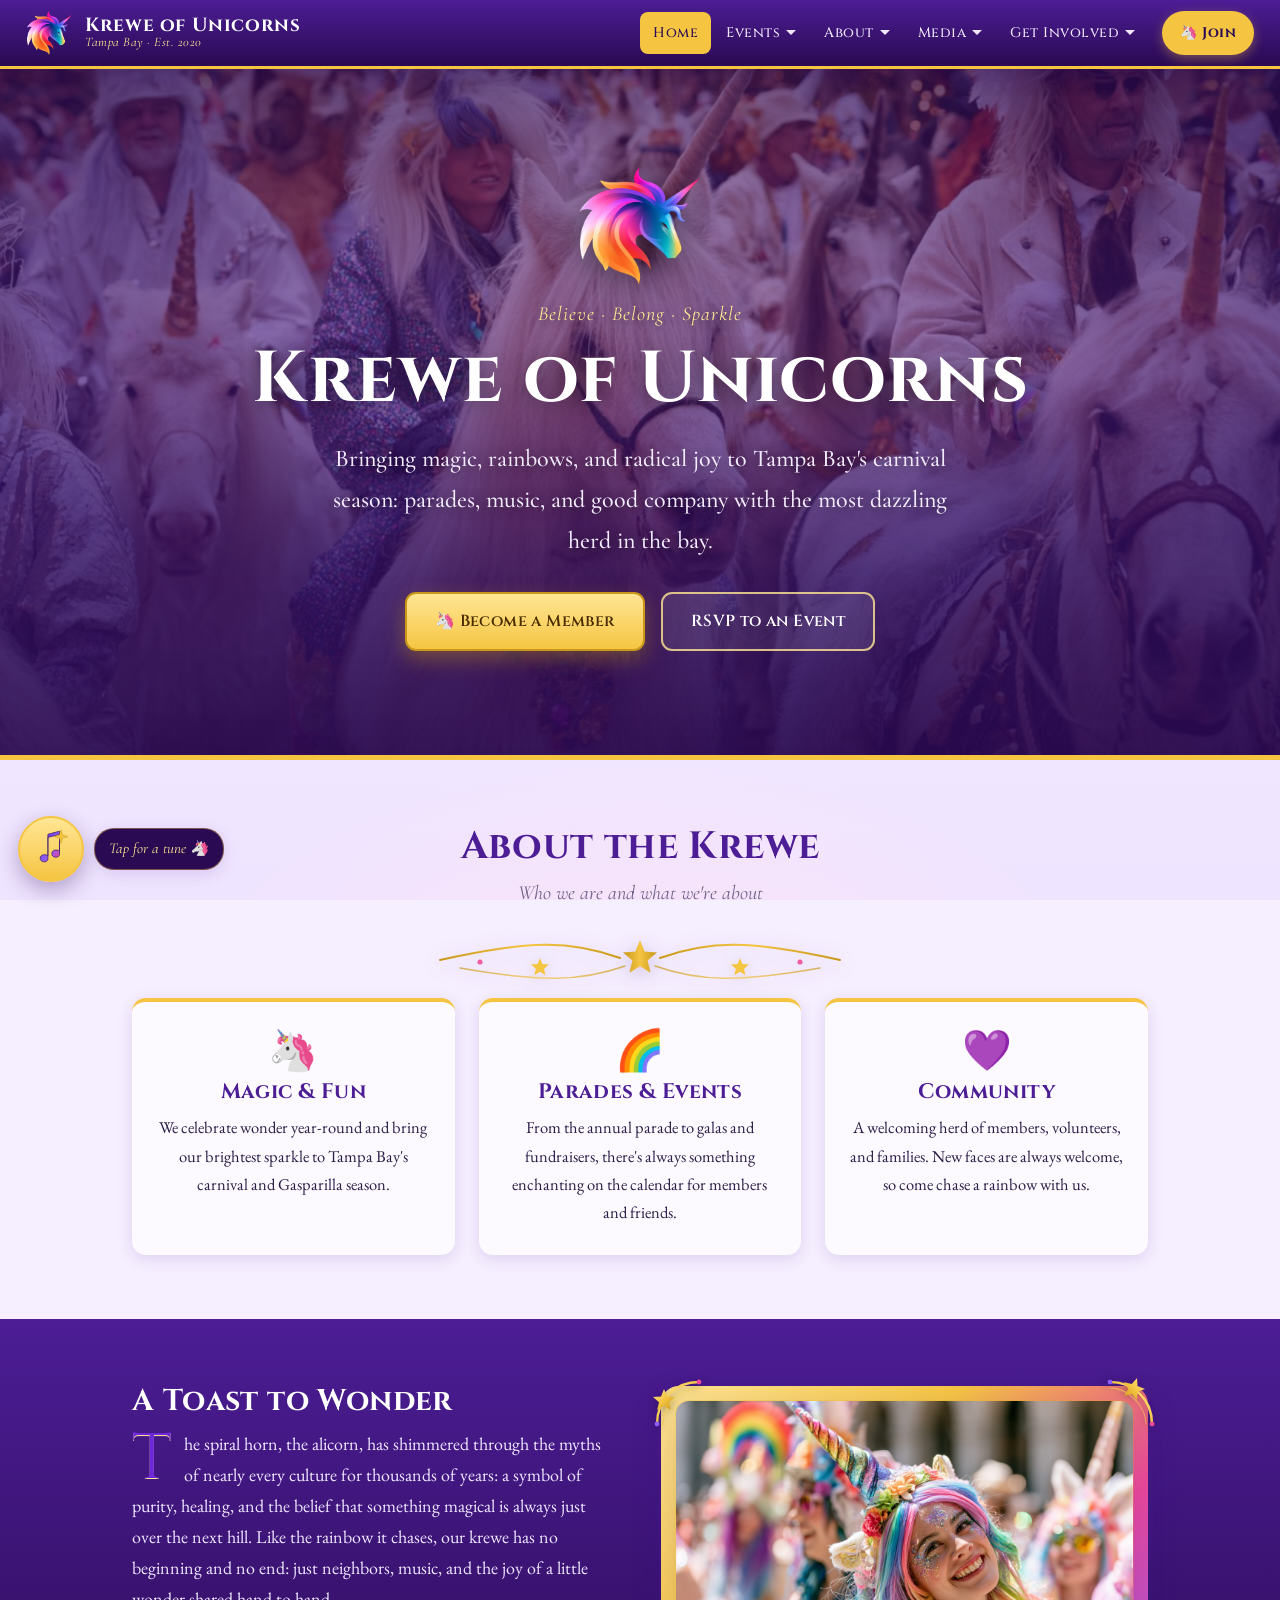
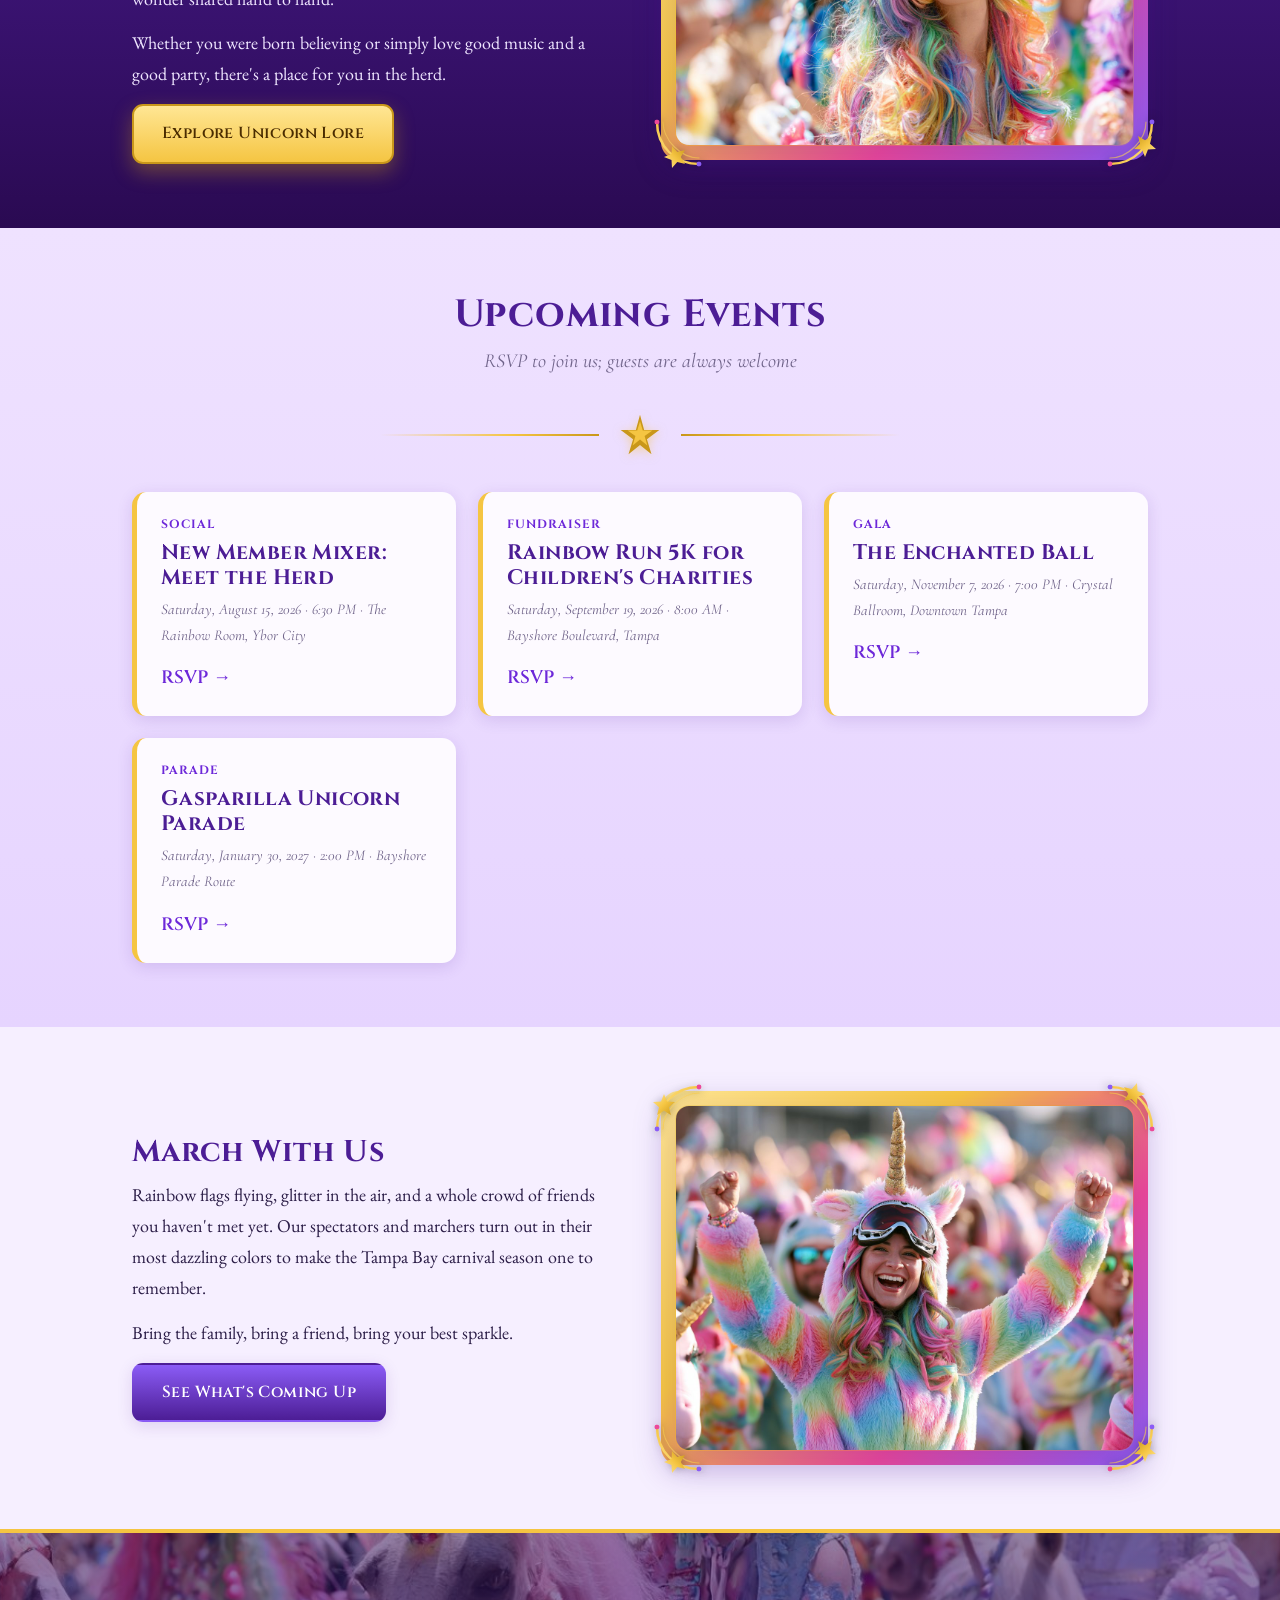
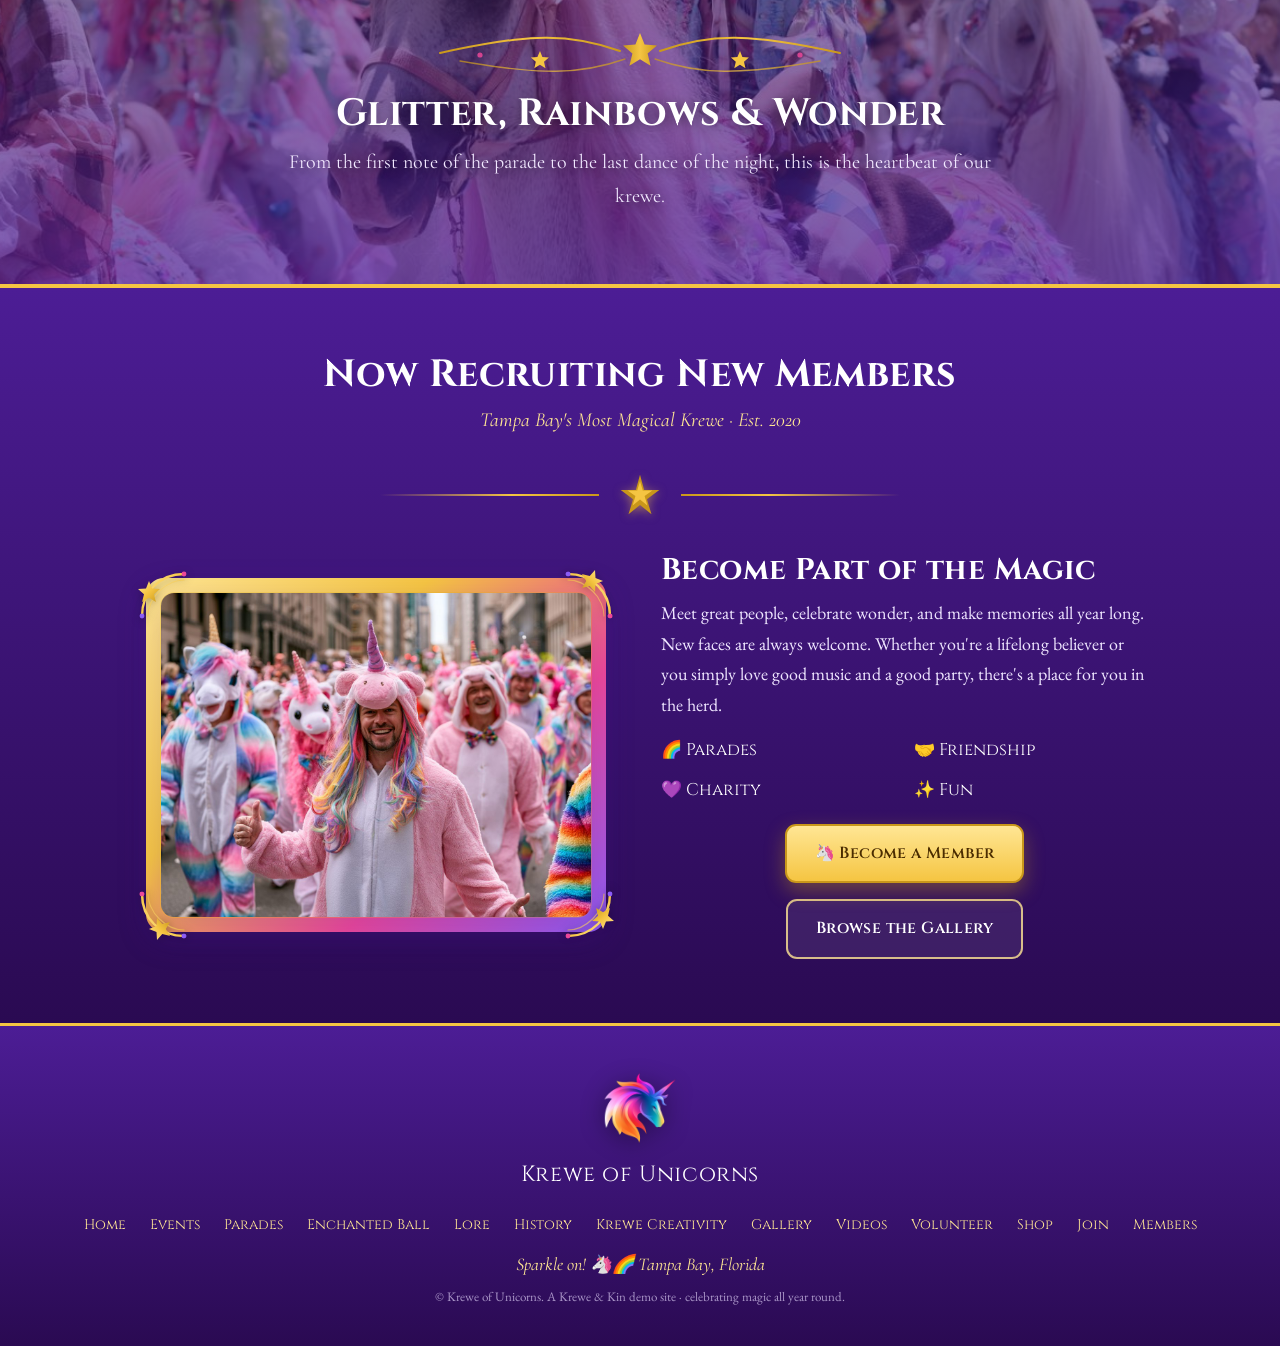
<file: index.html>
<!DOCTYPE html>
<html lang="en">
  <head>
    <meta charset="UTF-8" />
    <meta name="viewport" content="width=device-width, initial-scale=1.0" />
    <link rel="icon" type="image/png" href="assets/img/logo-unicorn.png" />
    <title>Krewe of Unicorns · Tampa Bay</title>
  <meta name="description" content="The Krewe of Unicorns brings magic, rainbows, and radical joy to Tampa Bay's carnival season. Join the herd, RSVP to events, and march in the parade." />
  <link rel="preconnect" href="https://fonts.googleapis.com">
  <link rel="preconnect" href="https://fonts.gstatic.com" crossorigin>
  <link href="https://fonts.googleapis.com/css2?family=Cinzel:wght@500;600;700&family=Cormorant+Garamond:ital,wght@0,500;0,600;1,500;1,600&family=EB+Garamond:ital@0;1&display=swap" rel="stylesheet">
  <link rel="stylesheet" href="assets/krewe.css" />
  </head>
<body>

  <!-- NAV -->
  <nav class="krewe-nav" aria-label="Primary">
    <a class="brand" href="index.html">
      <img src="assets/img/logo-unicorn.png" alt="Krewe of Unicorns emblem" />
      <span class="name"><b>Krewe of Unicorns</b><small>Tampa Bay · Est. 2020</small></span>
    </a>
    <button class="nav-toggle" id="kreweNavToggle" aria-label="Open menu" aria-controls="kreweMenu" aria-expanded="false">
      <span class="nav-toggle-bars" aria-hidden="true"><i></i><i></i><i></i></span>
    </button>
    <div class="krewe-menu" id="kreweMenu">
      <ul class="krewe-links">
        <li><a href="index.html" data-nav="index.html">Home</a></li>
        <li class="nav-group">
          <button class="nav-group-btn" aria-haspopup="true" aria-expanded="false">Events <span class="caret"></span></button>
          <ul class="nav-dropdown">
            <li><a href="event-signup.html" data-nav="event-signup.html">Upcoming Events</a></li>
            <li><a href="parades.html" data-nav="parades.html">Parades</a></li>
            <li><a href="enchanted-ball.html" data-nav="enchanted-ball.html">Enchanted Ball</a></li>
          </ul>
        </li>
        <li class="nav-group">
          <button class="nav-group-btn" aria-haspopup="true" aria-expanded="false">About <span class="caret"></span></button>
          <ul class="nav-dropdown">
            <li><a href="learn.html" data-nav="learn.html">Unicorn Lore</a></li>
            <li><a href="krewe-history.html" data-nav="krewe-history.html">Krewe History</a></li>
            <li><a href="poetry.html" data-nav="poetry.html">Krewe Creativity</a></li>
          </ul>
        </li>
        <li class="nav-group">
          <button class="nav-group-btn" aria-haspopup="true" aria-expanded="false">Media <span class="caret"></span></button>
          <ul class="nav-dropdown">
            <li><a href="gallery.html" data-nav="gallery.html">Photo Gallery</a></li>
            <li><a href="videos.html" data-nav="videos.html">Videos</a></li>
            <li><a href="share.html" data-nav="share.html">Share Yours</a></li>
          </ul>
        </li>
        <li class="nav-group">
          <button class="nav-group-btn" aria-haspopup="true" aria-expanded="false">Get Involved <span class="caret"></span></button>
          <ul class="nav-dropdown">
            <li><a href="volunteer.html" data-nav="volunteer.html">Volunteer</a></li>
            <li><a href="store.html" data-nav="store.html">Shop</a></li>
            <li><a href="members.html" data-nav="members.html">Members Area</a></li>
          </ul>
        </li>
      </ul>
      <a class="nav-cta" href="membership-application.html" data-nav="membership-application.html">🦄 Join</a>
    </div>
  </nav>

<!-- HERO -->
<header class="hero">
<div class="hero-bg" style="background-image:url('assets/img/photos/parade-22.jpg')"></div>
<img class="emblem" src="assets/img/logo-unicorn.png" alt="Krewe of Unicorns official crest" />
<p class="eyebrow">Believe · Belong · Sparkle</p>
<h1>Krewe of Unicorns</h1>
<p class="lede">Bringing magic, rainbows, and radical joy to Tampa Bay's carnival season:
parades, music, and good company with the most dazzling herd in the bay.</p>
<div class="btns">
<a class="btn btn-primary" href="membership-application.html">🦄 Become a Member</a>
<a class="btn btn-outline" href="event-signup.html">RSVP to an Event</a>
</div>
</header>

<!-- ABOUT -->
<section class="wrap">
<div class="section-title">
<h2>About the Krewe</h2>
<p class="sub">Who we are and what we're about</p>
</div>
<div class="banner-flourish" aria-hidden="true"></div>
<div class="pillars">
<div class="pillar">
<span class="ic">🦄</span>
<h3>Magic &amp; Fun</h3>
<p>We celebrate wonder year-round and bring our brightest sparkle to Tampa Bay's
carnival and Gasparilla season.</p>
</div>
<div class="pillar">
<span class="ic">🌈</span>
<h3>Parades &amp; Events</h3>
<p>From the annual parade to galas and fundraisers, there's always something
enchanting on the calendar for members and friends.</p>
</div>
<div class="pillar">
<span class="ic">💜</span>
<h3>Community</h3>
<p>A welcoming herd of members, volunteers, and families. New faces are always
welcome, so come chase a rainbow with us.</p>
</div>
</div>
</section>

<!-- FEATURE: the horn + the legend -->
<section class="band band-green">
<div class="wrap">
<div class="feature">
<div class="ft-text">
<h2>A Toast to Wonder</h2>
<p class="dropcap">The spiral horn, the alicorn, has shimmered through the myths of nearly every
culture for thousands of years: a symbol of purity, healing, and the belief that
something magical is always just over the next hill. Like the rainbow it chases,
our krewe has no beginning and no end: just neighbors, music, and the joy of a
little wonder shared hand to hand.</p>
<p>Whether you were born believing or simply love good music and a good party,
there's a place for you in the herd.</p>
<a class="btn btn-primary" href="learn.html">Explore Unicorn Lore</a>
</div>
<div class="ft-media">
<div class="framed ornate"><span class="crn tr"></span><span class="crn bl"></span><img src="assets/img/photos/parade-23.jpg" alt="A Krewe of Unicorns member with a rainbow mane beaming on the parade route" /></div>
</div>
</div>
</div>
</section>

<!-- EVENTS -->
<section class="band band-cream">
<div class="wrap">
<div class="section-title">
<h2>Upcoming Events</h2>
<p class="sub">RSVP to join us; guests are always welcome</p>
</div>
<div class="knot-divider"><span class="knot"></span></div>
<div id="eventList" class="grid-auto"><p class="empty">Loading events&#8230;</p></div>
</div>
</section>

<!-- FEATURE: parade / join -->
<section class="wrap">
<div class="feature rev">
<div class="ft-text">
<h2>March With Us</h2>
<p>Rainbow flags flying, glitter in the air, and a whole crowd of friends you
haven't met yet. Our spectators and marchers turn out in their most dazzling
colors to make the Tampa Bay carnival season one to remember.</p>
<p>Bring the family, bring a friend, bring your best sparkle.</p>
<a class="btn btn-green" href="event-signup.html">See What's Coming Up</a>
</div>
<div class="ft-media">
<div class="framed ornate"><span class="crn tr"></span><span class="crn bl"></span><img src="assets/img/photos/parade-20.jpg" alt="Krewe of Unicorns members cheering in rainbow costumes on the parade route" /></div>
</div>
</div>
</section>

<!-- PHOTO BAND -->
<section class="photo-band">
<div class="pb-bg" style="background-image:url('assets/img/photos/parade-18.jpg')"></div>
<div class="pb-inner">
<div class="banner-flourish" aria-hidden="true"></div>
<h2>Glitter, Rainbows &amp; Wonder</h2>
<p>From the first note of the parade to the last dance of the night,
this is the heartbeat of our krewe.</p>
</div>
</section>

<!-- RECRUITING -->
<section class="band band-green">
<div class="wrap">
<div class="section-title">
<h2 style="color:#fff;">Now Recruiting New Members</h2>
<p class="sub">Tampa Bay's Most Magical Krewe · Est. 2020</p>
</div>
<div class="knot-divider"><span class="knot"></span></div>

<div class="feature" style="align-items:center;">
<div class="ft-media">
<div class="framed ornate" style="max-width:460px;margin:0 auto;">
<span class="crn tr"></span><span class="crn bl"></span>
<img src="assets/img/photos/parade-19.jpg"
  alt="Join the Krewe of Unicorns, Tampa Bay's most magical krewe, now recruiting new members. Parades, charity, friendship, and fun." />
</div>
</div>
<div class="ft-text">
<h2 style="color:#fff;">Become Part of the Magic</h2>
<p style="color:#efe6ff;">Meet great people, celebrate wonder, and make memories all year long.
New faces are always welcome. Whether you're a lifelong believer or you simply
love good music and a good party, there's a place for you in the herd.</p>
<ul style="list-style:none;padding:0;margin:0 0 20px;display:grid;grid-template-columns:1fr 1fr;gap:10px 18px;color:#fff;font-family:var(--display);font-size:17px;">
<li>🌈 Parades</li>
<li>🤝 Friendship</li>
<li>💜 Charity</li>
<li>✨ Fun</li>
</ul>
<div class="btns">
<a class="btn btn-primary" href="membership-application.html">🦄 Become a Member</a>
<a class="btn btn-outline" href="gallery.html">Browse the Gallery</a>
</div>
</div>
</div>
</div>
</section>

<!-- FOOTER -->
<footer class="krewe-foot">
<img class="fimg" src="assets/img/logo-unicorn.png" alt="" />
<div class="fname">Krewe of Unicorns</div>
<div class="flinks">
<a href="index.html">Home</a>
<a href="event-signup.html">Events</a>
<a href="parades.html">Parades</a>
<a href="enchanted-ball.html">Enchanted Ball</a>
<a href="learn.html">Lore</a>
<a href="krewe-history.html">History</a>
<a href="poetry.html">Krewe Creativity</a>
<a href="gallery.html">Gallery</a>
<a href="videos.html">Videos</a>
<a href="volunteer.html">Volunteer</a>
<a href="store.html">Shop</a>
<a href="membership-application.html">Join</a>
<a href="members.html">Members</a>
</div>
<div class="slainte">Sparkle on! 🦄🌈 Tampa Bay, Florida</div>
<div class="fine">© Krewe of Unicorns. A Krewe &amp; Kin demo site · celebrating magic all year round.</div>
</footer>

<!-- MUSIC PLAYER -->
<div class="krewe-music" id="krewePlayer">
<audio id="kreweAudio" src="assets/audio/krewe-theme.wav" loop preload="none"></audio>
<button id="kreweMusicBtn" aria-label="Play background music" aria-pressed="false" title="Play our krewe tune">
<span class="bars"><i></i><i></i><i></i><i></i></span>
</button>
<span class="label" id="kreweMusicLabel">Tap for a tune 🦄</span>
</div>
<script src="assets/krewe.js" defer></script>

<!-- EVENTS DATA (demo: baked-in sample events) -->
<script>
const SAMPLE_EVENTS = [
  { name: "New Member Mixer: Meet the Herd", event_type: "social",     start_time: "2026-08-15T18:30:00", location: "The Rainbow Room, Ybor City" },
  { name: "Rainbow Run 5K for Children's Charities", event_type: "fundraiser", start_time: "2026-09-19T08:00:00", location: "Bayshore Boulevard, Tampa" },
  { name: "The Enchanted Ball", event_type: "gala",       start_time: "2026-11-07T19:00:00", location: "Crystal Ballroom, Downtown Tampa" },
  { name: "Gasparilla Unicorn Parade", event_type: "parade",     start_time: "2027-01-30T14:00:00", location: "Bayshore Parade Route" },
];
(function () {
  const list = document.getElementById("eventList");
  const esc = (s)=> (s??"").replace(/[&<>"']/g,c=>({'&':'&amp;','<':'&lt;','>':'&gt;','"':'&quot;',"'":"&#39;"}[c]));
  if (!SAMPLE_EVENTS.length) { list.innerHTML = '<p class="empty">No upcoming events yet. Check back soon!</p>'; return; }
  list.innerHTML = "";
  for (const ev of SAMPLE_EVENTS) {
    const when = (() => {
      if (!ev.start_time) return "Date to be announced";
      const d = new Date(ev.start_time);
      const dateStr = d.toLocaleDateString([], { weekday: "long", year: "numeric", month: "long", day: "numeric" });
      return (d.getHours() === 0 && d.getMinutes() === 0)
        ? dateStr + " · Time TBA"
        : dateStr + " · " + d.toLocaleTimeString([], { hour: "numeric", minute: "2-digit" });
    })();
    const card = document.createElement("div");
    card.className = "event-card";
    card.innerHTML =
      `<div class="type">${esc(ev.event_type ?? "event")}</div>` +
      `<h3>${esc(ev.name)}</h3>` +
      `<div class="meta">${when}${ev.location ? " · " + esc(ev.location) : ""}</div>` +
      `<a class="rsvp" href="event-signup.html">RSVP &#8594;</a>`;
    list.appendChild(card);
  }
})();
</script>
</body>
</html>
</file>
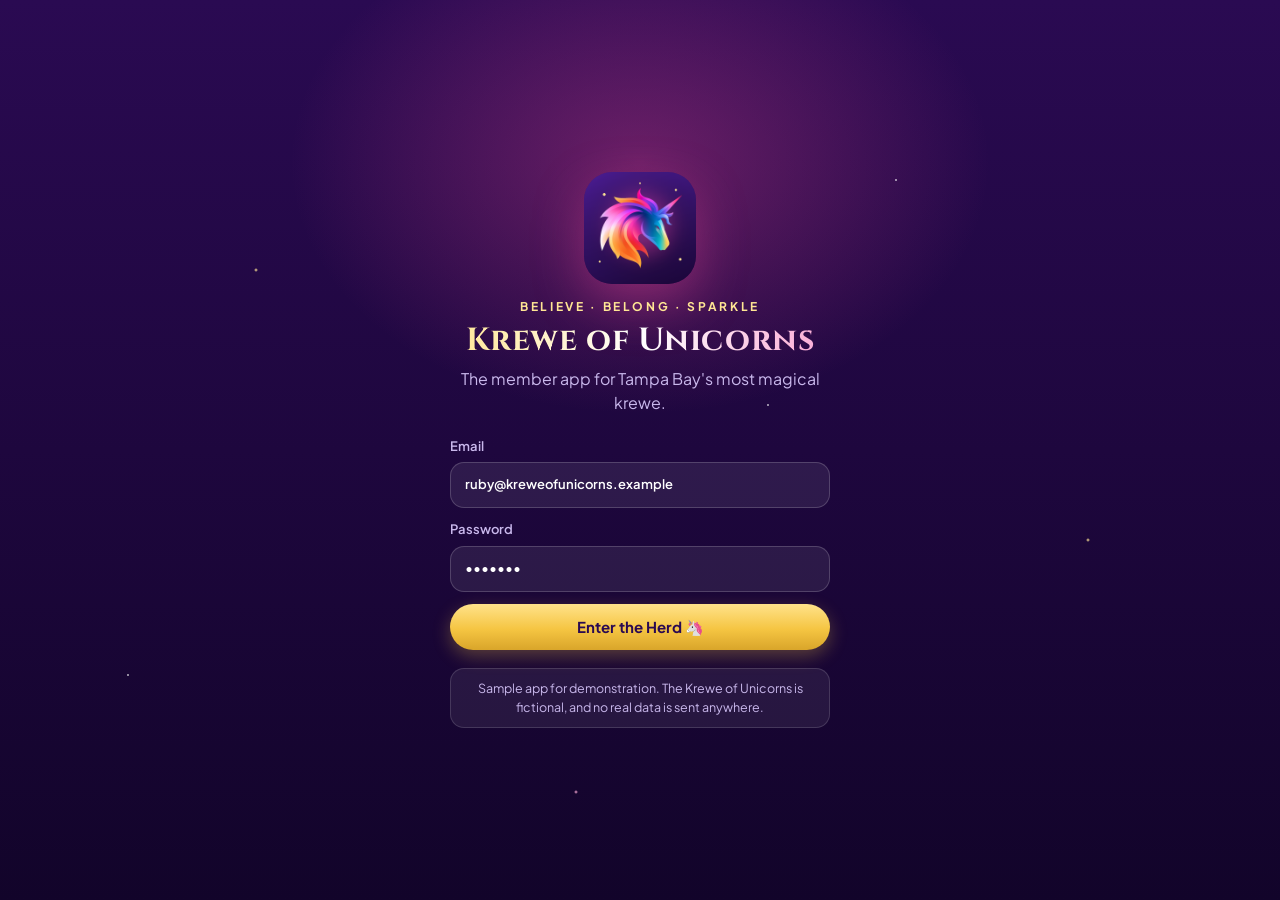
<file: app/index.html>
<!DOCTYPE html>
<html lang="en">
<head>
  <meta charset="UTF-8" />
  <meta name="viewport" content="width=device-width, initial-scale=1, viewport-fit=cover" />
  <title>Krewe of Unicorns · Member App</title>
  <meta name="description" content="Sample member app for the Krewe of Unicorns, a fictional krewe. Events, RSVPs, krewe chat, member directory, parade-day hub, dues and a digital membership card." />

  <!-- Makes the app installable: name, icons, colors, start page -->
  <link rel="manifest" href="manifest.webmanifest" />
  <meta name="theme-color" content="#1a0638" />
  <meta name="mobile-web-app-capable" content="yes" />
  <meta name="apple-mobile-web-app-capable" content="yes" />
  <meta name="apple-mobile-web-app-status-bar-style" content="black-translucent" />
  <meta name="apple-mobile-web-app-title" content="Unicorns" />
  <link rel="icon" type="image/png" href="icons/icon-192.png" />
  <link rel="apple-touch-icon" href="icons/apple-touch-icon.png" />

  <link rel="preconnect" href="https://fonts.googleapis.com" />
  <link rel="preconnect" href="https://fonts.gstatic.com" crossorigin />
  <link href="https://fonts.googleapis.com/css2?family=Cinzel:wght@600;700&family=Plus+Jakarta+Sans:wght@400;500;600;700;800&display=swap" rel="stylesheet" />
  <link rel="stylesheet" href="app.css" />
</head>
<body>
  <!-- Splash / demo sign-in -->
  <section id="login" class="login" aria-labelledby="loginTitle" hidden>
    <div class="login-stars" aria-hidden="true"></div>
    <div class="login-card">
      <img class="login-logo" src="icons/icon-512.png" alt="" width="112" height="112" />
      <p class="eyebrow">Believe · Belong · Sparkle</p>
      <h1 id="loginTitle">Krewe of Unicorns</h1>
      <p class="login-sub">The member app for Tampa Bay's most magical krewe.</p>
      <form id="loginForm" class="login-form" autocomplete="off">
        <label>Email
          <input type="email" name="email" value="ruby@kreweofunicorns.example" required />
        </label>
        <label>Password
          <input type="password" name="password" value="sparkle" required />
        </label>
        <button class="btn btn-gold btn-block" type="submit">Enter the Herd 🦄</button>
      </form>
      <p class="demo-pill">Sample app for demonstration. The Krewe of Unicorns is fictional, and no real data is sent anywhere.</p>
    </div>
  </section>

  <!-- App shell -->
  <div id="app" class="app" hidden>
    <header class="topbar">
      <button class="avatar-btn" data-go="me" aria-label="Open my profile"><span id="topAvatar" class="avatar sm"></span></button>
      <div class="topbar-title">
        <small id="topEyebrow">Krewe of Unicorns</small>
        <strong id="topTitle">Home</strong>
      </div>
      <button class="icon-btn" data-action="open-notifs" aria-label="Notifications">
        <svg viewBox="0 0 24 24" aria-hidden="true"><path d="M12 22a2.5 2.5 0 0 0 2.45-2h-4.9A2.5 2.5 0 0 0 12 22Zm7-6V11a7 7 0 0 0-5.5-6.84V3.5a1.5 1.5 0 0 0-3 0v.66A7 7 0 0 0 5 11v5l-2 2v1h18v-1Z"/></svg>
        <span id="notifDot" class="dot" hidden></span>
      </button>
    </header>

    <div id="offline" class="offline" hidden>You are offline. The app still works with saved data.</div>
    <div id="installBar" class="install-bar" hidden>
      <img src="icons/icon-192.png" alt="" width="36" height="36" />
      <span><b>Add to your home screen</b><small>Open the krewe like any other app.</small></span>
      <button class="btn btn-gold btn-sm" data-action="install">Install</button>
      <button class="icon-btn sm" data-action="dismiss-install" aria-label="Dismiss">✕</button>
    </div>

    <main id="view" class="view" tabindex="-1"></main>

    <nav class="tabbar" aria-label="Main">
      <button data-go="home"><svg viewBox="0 0 24 24" aria-hidden="true"><path d="M12 3 2 12h3v8h5v-5h4v5h5v-8h3Z"/></svg><span>Home</span></button>
      <button data-go="events"><svg viewBox="0 0 24 24" aria-hidden="true"><path d="M7 2v2H5a2 2 0 0 0-2 2v14a2 2 0 0 0 2 2h14a2 2 0 0 0 2-2V6a2 2 0 0 0-2-2h-2V2h-2v2H9V2Zm-2 7h14v11H5Zm2 2v2h2v-2Zm4 0v2h2v-2Zm4 0v2h2v-2Z"/></svg><span>Events</span></button>
      <button data-go="herd"><svg viewBox="0 0 24 24" aria-hidden="true"><path d="M4 4h16a2 2 0 0 1 2 2v10a2 2 0 0 1-2 2H8l-4 4V6a2 2 0 0 1 2-2Zm3 5v2h10V9Zm0 4v2h7v-2Z"/></svg><span>Herd</span><i id="chatBadge" class="tab-badge" hidden></i></button>
      <button data-go="parade"><svg viewBox="0 0 24 24" aria-hidden="true"><path d="M5 21V3h2v1.2L19 3l-2.5 5L19 13 7 11.8V21Z"/></svg><span>Parade</span></button>
      <button data-go="me"><svg viewBox="0 0 24 24" aria-hidden="true"><path d="M12 12a5 5 0 1 0-5-5 5 5 0 0 0 5 5Zm0 2c-4.4 0-8 2.2-8 5v2h16v-2c0-2.8-3.6-5-8-5Z"/></svg><span>Me</span></button>
    </nav>
  </div>

  <!-- Bottom sheet used for details (event, member, chat, notifications...) -->
  <div id="sheetWrap" class="sheet-wrap" hidden>
    <div class="sheet-backdrop" data-action="close-sheet"></div>
    <section id="sheet" class="sheet" tabindex="-1" role="dialog" aria-modal="true" aria-labelledby="sheetTitle">
      <div class="sheet-grab" aria-hidden="true"></div>
      <header class="sheet-head">
        <h2 id="sheetTitle"></h2>
        <button class="icon-btn" data-action="close-sheet" aria-label="Close">✕</button>
      </header>
      <div id="sheetBody" class="sheet-body"></div>
    </section>
  </div>

  <div id="toast" class="toast" role="status" aria-live="polite"></div>
  <canvas id="confetti" class="confetti" aria-hidden="true"></canvas>

  <script src="vendor/qrcode.js"></script>
  <script src="data.js"></script>
  <script src="app.js"></script>
</body>
</html>
</file>
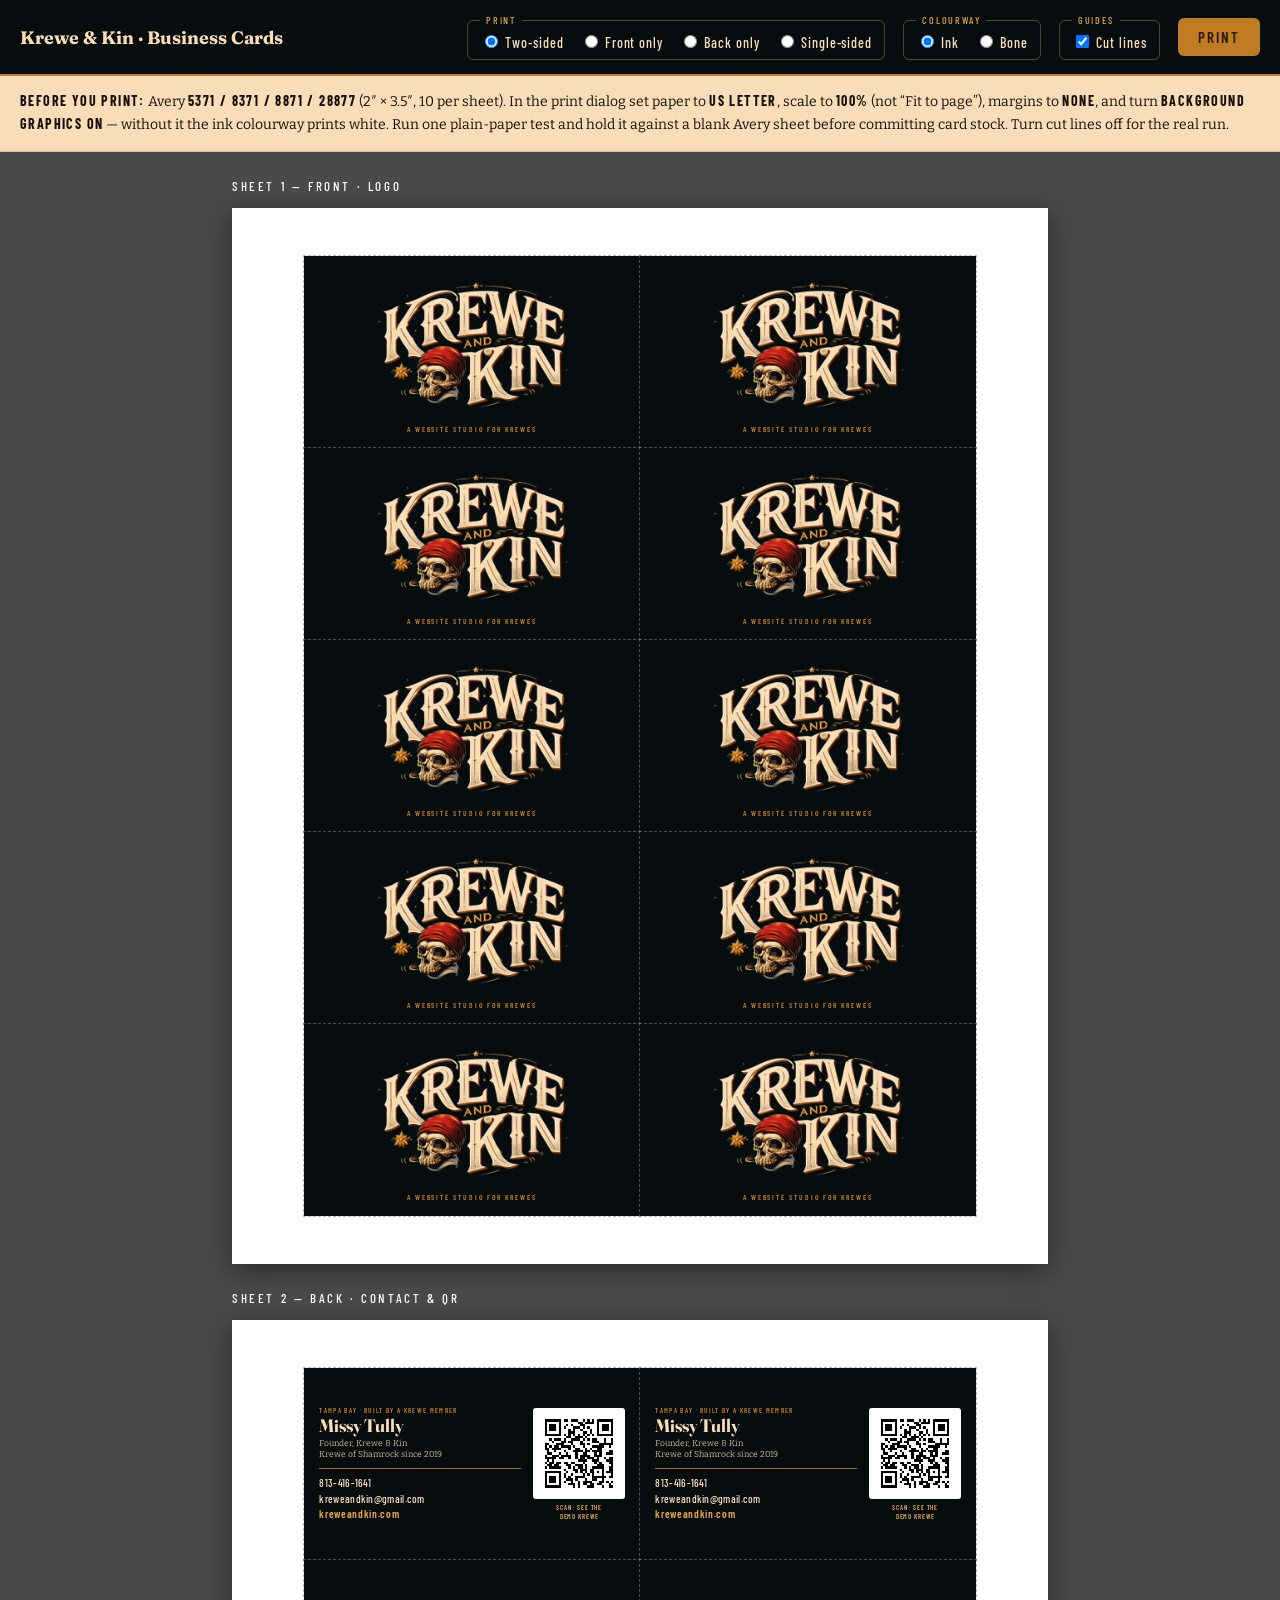
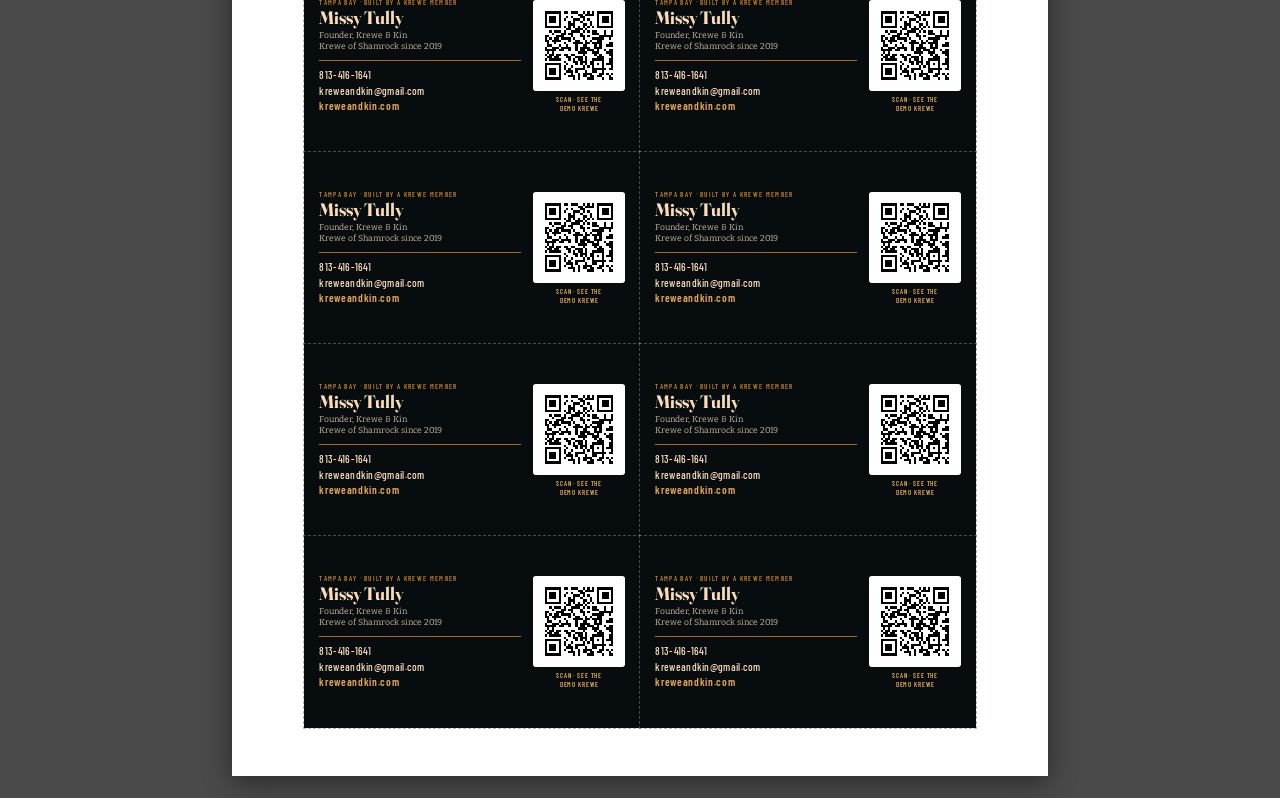
<file: business-cards.html>
<!DOCTYPE html>
<html lang="en">
<head>
<meta charset="utf-8">
<meta name="viewport" content="width=device-width, initial-scale=1">
<title>Krewe &amp; Kin — Printable Business Cards (Avery 5371)</title>
<meta name="robots" content="noindex">
<link rel="icon" href="assets/img/logo-krewe-and-kin.png">
<!-- Brand fonts are self-hosted on purpose: this page has to render identically
     the moment it is printed, with no CDN round-trip and no offline surprises. -->
<link rel="stylesheet" href="assets/fonts/krewe-fonts.css">
<style>
/* ============================================================
   KREWE & KIN — printable business cards
   Avery 5371 / 8371 / 8871 / 28877 — 2" x 3.5", 10 per US Letter sheet
   Grid: 2 columns x 5 rows · top/bottom margin 0.5" · side margins 0.75"

   Every dimension below is in physical units (in / pt) so the browser
   prints at true size. Do NOT convert these to px.
   ============================================================ */
:root{
  /* Brand tokens — lifted from welcome.html so the cards match the site */
  --ground:  #070D0E;
  --bone:    #F9DDB8;
  --paper:   #FBEADA;
  --gold:    #C07C22;
  --gold-lt: #E3A64C;
  --red:     #B12719;
  --ink:     #17110D;
  --ink-2:   #55412C;

  --display: "Fraunces", "Hoefler Text", Georgia, serif;
  --body:    "Bitter", "Source Serif 4", Georgia, serif;
  --util:    "Barlow Condensed", "Oswald", "Arial Narrow", sans-serif;

  /* Avery 5371 geometry */
  --card-w: 3.5in;
  --card-h: 2in;
  --sheet-mx: 0.75in;
  --sheet-my: 0.5in;
  /* Keep all content inside this from the trim edge */
  --safe: 0.16in;
}

*,*::before,*::after{ box-sizing:border-box; }
html,body{ margin:0; }
body{
  background:#4a4a4a;
  font-family:var(--body);
  color:var(--ink);
}
img{ display:block; max-width:100%; }

/* ============================================================
   Screen-only control panel
   ============================================================ */
.controls{
  position:sticky; top:0; z-index:20;
  background:var(--ground); color:var(--bone);
  padding:14px 20px; border-bottom:2px solid var(--gold);
  display:flex; flex-wrap:wrap; gap:18px; align-items:center;
  font-family:var(--util); letter-spacing:.06em;
}
.controls h1{
  font-family:var(--display); font-size:18px; margin:0 auto 0 0;
  letter-spacing:0; font-weight:700;
}
.controls fieldset{ border:1px solid rgba(249,221,184,.28); border-radius:6px; padding:6px 12px 8px; margin:0; }
.controls legend{ font-size:10px; text-transform:uppercase; letter-spacing:.18em; color:var(--gold-lt); padding:0 6px; }
.controls label{ font-size:14px; margin-right:12px; cursor:pointer; white-space:nowrap; }
.controls label:last-child{ margin-right:0; }
.controls button{
  font-family:var(--util); font-size:15px; font-weight:600;
  text-transform:uppercase; letter-spacing:.14em;
  background:var(--gold); color:#2A1B06; border:0; border-radius:6px;
  padding:10px 20px; cursor:pointer;
}
.controls button:hover{ background:var(--gold-lt); }
.hint{
  background:var(--bone); color:var(--ink);
  padding:14px 20px; font-size:14px; line-height:1.6;
  border-bottom:1px solid rgba(23,17,13,.15);
}
.hint b{ font-family:var(--util); text-transform:uppercase; letter-spacing:.1em; }

/* ============================================================
   The sheet
   ============================================================ */
.sheet{
  width:8.5in; height:11in;
  padding:var(--sheet-my) var(--sheet-mx);
  margin:22px auto;
  background:#fff;
  display:grid;
  grid-template-columns:repeat(2, var(--card-w));
  grid-template-rows:repeat(5, var(--card-h));
  box-shadow:0 6px 26px rgba(0,0,0,.45);
}
.sheet-label{
  max-width:8.5in; margin:26px auto -8px; color:#fff;
  font-family:var(--util); text-transform:uppercase; letter-spacing:.2em; font-size:13px;
}

/* ============================================================
   The card
   ============================================================ */
.card{
  width:var(--card-w); height:var(--card-h);
  position:relative; overflow:hidden;
  background:var(--ground); color:var(--bone);
  padding:var(--safe);
  display:flex;
}
/* Bone colourway — far more forgiving on perforated stock, see the notes */
.theme-bone .card{ background:var(--paper); color:var(--ink); }

/* Cut guides: hairlines on the trim edge, screen + print, toggleable */
.guides .card{ outline:0.5pt dashed rgba(128,128,128,.55); outline-offset:-0.25pt; }

.card .eyebrow{
  font-family:var(--util); font-weight:600; text-transform:uppercase;
  letter-spacing:.19em; font-size:5.2pt; line-height:1.2;
  color:var(--gold);
}
.theme-bone .card .eyebrow{ color:#7A4E0F; }

.card .name{
  font-family:var(--display); font-weight:700;
  font-size:13.5pt; line-height:1.05; letter-spacing:-.01em;
  /* Match the display treatment used across the site */
  font-variation-settings:"SOFT" 0,"WONK" 1,"opsz" 96;
  margin:.035in 0 .018in;
}
.card .role{
  font-family:var(--body); font-size:6.4pt; line-height:1.35;
  color:rgba(249,221,184,.82);
}
.theme-bone .card .role{ color:var(--ink-2); }

.rule{
  height:0.75pt; background:var(--gold); opacity:.85;
  margin:.07in 0; width:100%;
}

.card .contact{
  font-family:var(--util); font-weight:500;
  font-size:8.2pt; line-height:1.42; letter-spacing:.028em;
  list-style:none; margin:0; padding:0;
}
.card .contact li{ white-space:nowrap; }
.card .contact .site{ color:var(--gold-lt); font-weight:600; letter-spacing:.06em; }
.theme-bone .card .contact .site{ color:#7A4E0F; }

/* ---- QR block ---- */
.qr{
  flex:0 0 auto; display:flex; flex-direction:column;
  align-items:center; justify-content:center; gap:.045in;
}
.qr .tile{
  background:#fff; padding:0.02in; border-radius:0.03in;
  width:0.95in; height:0.95in;
}
.qr .tile img{ width:100%; height:100%; }
.qr .cap{
  font-family:var(--util); font-weight:600; text-transform:uppercase;
  letter-spacing:.13em; font-size:5pt; line-height:1.25; text-align:center;
  color:var(--gold-lt);
}
.theme-bone .qr .cap{ color:#7A4E0F; }

/* ============================================================
   Face A — logo hero (front of a two-sided card)
   ============================================================ */
.card--hero{
  flex-direction:column; align-items:center; justify-content:center;
  gap:.075in; padding:0.1in;
}
/* The artwork is trimmed to its own bounding box, so this width is the
   width of the lettering itself — no baked-in padding to compensate for. */
.card--hero .mark{ width:2.2in; }
/* On bone stock the logo keeps its own ink plate — reads as deliberate */
.theme-bone .card--hero .mark{ border-radius:0.05in; }
.card--hero .strap{
  font-family:var(--util); font-weight:600; text-transform:uppercase;
  letter-spacing:.26em; font-size:5.6pt; color:var(--gold);
}
.theme-bone .card--hero .strap{ color:#7A4E0F; }

/* ============================================================
   Face B — contact + QR (back of a two-sided card)
   ============================================================ */
.card--contact{ align-items:center; gap:.13in; }
.card--contact .info{ flex:1 1 auto; min-width:0; }

/* ============================================================
   Face C — all-in-one (single-sided card)
   ============================================================ */
/* This face carries mark + name + role + three contact lines in 2in of height,
   so every value here is tuned to keep the stack inside the 1/8in safe area.
   Re-check the clearances if you change any of them. */
.card--solo{ align-items:center; gap:.12in; }
.card--solo .info{ flex:1 1 auto; min-width:0; }
.card--solo .mark{ width:1.2in; margin-bottom:.04in; }
.card--solo .name{ font-size:10.5pt; margin:.018in 0 .01in; }
.card--solo .role{ font-size:6.2pt; line-height:1.3; }
.card--solo .contact{ font-size:7.4pt; line-height:1.32; }
.card--solo .rule{ margin:.042in 0; }
.card--solo .qr .tile{ width:0.88in; height:0.88in; }

/* ============================================================
   Sheet selection — screen shows all, print honours the choice
   ============================================================ */
.sheet[hidden]{ display:none; }

@media print{
  @page{ size:8.5in 11in; margin:0; }
  html,body{ background:#fff; }
  .controls,.hint,.sheet-label{ display:none !important; }
  .sheet{
    margin:0; box-shadow:none;
    break-after:page; page-break-after:always;
  }
  .sheet:last-of-type{ break-after:auto; page-break-after:auto; }
  /* Force the ink backgrounds to actually print */
  .card{ -webkit-print-color-adjust:exact; print-color-adjust:exact; }
}
</style>
</head>
<body class="guides">

<div class="controls">
  <h1>Krewe &amp; Kin · Business Cards</h1>

  <fieldset>
    <legend>Print</legend>
    <label><input type="radio" name="which" value="two" checked> Two-sided</label>
    <label><input type="radio" name="which" value="front"> Front only</label>
    <label><input type="radio" name="which" value="back"> Back only</label>
    <label><input type="radio" name="which" value="solo"> Single-sided</label>
  </fieldset>

  <fieldset>
    <legend>Colourway</legend>
    <label><input type="radio" name="theme" value="ink" checked> Ink</label>
    <label><input type="radio" name="theme" value="bone"> Bone</label>
  </fieldset>

  <fieldset>
    <legend>Guides</legend>
    <label><input type="checkbox" id="guides" checked> Cut lines</label>
  </fieldset>

  <button type="button" onclick="window.print()">Print</button>
</div>

<div class="hint">
  <b>Before you print:</b> Avery <b>5371 / 8371 / 8871 / 28877</b> (2&Prime; × 3.5&Prime;, 10 per sheet).
  In the print dialog set paper to <b>US Letter</b>, scale to <b>100%</b> (not “Fit to page”),
  margins to <b>None</b>, and turn <b>Background graphics on</b> — without it the ink colourway prints white.
  Run one plain-paper test and hold it against a blank Avery sheet before committing card stock.
  Turn cut lines off for the real run.
</div>

<!-- ============================================================
     SHEET 1 — FRONT (logo hero)
     ============================================================ -->
<div class="sheet-label" data-for="front">Sheet 1 — Front · logo</div>
<div class="sheet" id="sheet-front">
  <!-- 10 identical cards; template cloned by script below -->
</div>

<!-- ============================================================
     SHEET 2 — BACK (contact + QR)
     ============================================================ -->
<div class="sheet-label" data-for="back">Sheet 2 — Back · contact &amp; QR</div>
<div class="sheet" id="sheet-back"></div>

<!-- ============================================================
     SHEET 3 — SINGLE-SIDED (everything on one face)
     ============================================================ -->
<div class="sheet-label" data-for="solo">Sheet 3 — Single-sided · everything on one face</div>
<div class="sheet" id="sheet-solo"></div>

<!-- ============================================================
     Card templates
     ============================================================ -->
<template id="tpl-front">
  <div class="card card--hero">
    <img class="mark" src="assets/img/logo-krewe-and-kin.png" alt="Krewe &amp; Kin">
    <div class="strap">A Website Studio for Krewes</div>
  </div>
</template>

<template id="tpl-back">
  <div class="card card--contact">
    <div class="info">
      <div class="eyebrow">Tampa Bay · Built by a Krewe Member</div>
      <div class="name">Missy Tully</div>
      <div class="role">Founder, Krewe &amp; Kin<br>Krewe of Shamrock since 2019</div>
      <div class="rule"></div>
      <ul class="contact">
        <li>813-416-1641</li>
        <li>kreweandkin@gmail.com</li>
        <li class="site">kreweandkin.com</li>
      </ul>
    </div>
    <div class="qr">
      <div class="tile"><img src="assets/img/qr-kreweandkin.svg" alt="QR code linking to kreweandkin.com"></div>
      <div class="cap">Scan · See the<br>demo krewe</div>
    </div>
  </div>
</template>

<template id="tpl-solo">
  <div class="card card--solo">
    <div class="info">
      <img class="mark" src="assets/img/logo-krewe-and-kin.png" alt="Krewe &amp; Kin">
      <div class="name">Missy Tully</div>
      <div class="role">Founder · A website studio for krewes</div>
      <div class="rule"></div>
      <ul class="contact">
        <li>813-416-1641</li>
        <li>kreweandkin@gmail.com</li>
        <li class="site">kreweandkin.com</li>
      </ul>
    </div>
    <div class="qr">
      <div class="tile"><img src="assets/img/qr-kreweandkin.svg" alt="QR code linking to kreweandkin.com"></div>
      <div class="cap">Scan · See the<br>demo krewe</div>
    </div>
  </div>
</template>

<script>
/* Fill each sheet with 10 copies of its card, then wire the controls. */
(function(){
  const PER_SHEET = 10;

  for (const key of ['front','back','solo']) {
    const sheet = document.getElementById('sheet-' + key);
    const tpl   = document.getElementById('tpl-' + key);
    for (let i = 0; i < PER_SHEET; i++) {
      sheet.appendChild(tpl.content.cloneNode(true));
    }
  }

  /* Which sheets each print mode includes. Every card on a sheet is
     identical, so the back sheet needs no column mirroring for duplex. */
  const MODES = {
    two:   ['front','back'],
    front: ['front'],
    back:  ['back'],
    solo:  ['solo'],
  };

  function applyMode(mode){
    const shown = MODES[mode] || MODES.two;
    for (const key of ['front','back','solo']) {
      const on = shown.includes(key);
      document.getElementById('sheet-' + key).hidden = !on;
      document.querySelector('.sheet-label[data-for="' + key + '"]').hidden = !on;
    }
  }

  document.querySelectorAll('input[name="which"]').forEach(el => {
    el.addEventListener('change', () => applyMode(el.value));
  });
  document.querySelectorAll('input[name="theme"]').forEach(el => {
    el.addEventListener('change', () => {
      document.body.classList.toggle('theme-bone', el.value === 'bone');
    });
  });
  document.getElementById('guides').addEventListener('change', e => {
    document.body.classList.toggle('guides', e.target.checked);
  });

  applyMode('two');
})();
</script>
</body>
</html>
</file>
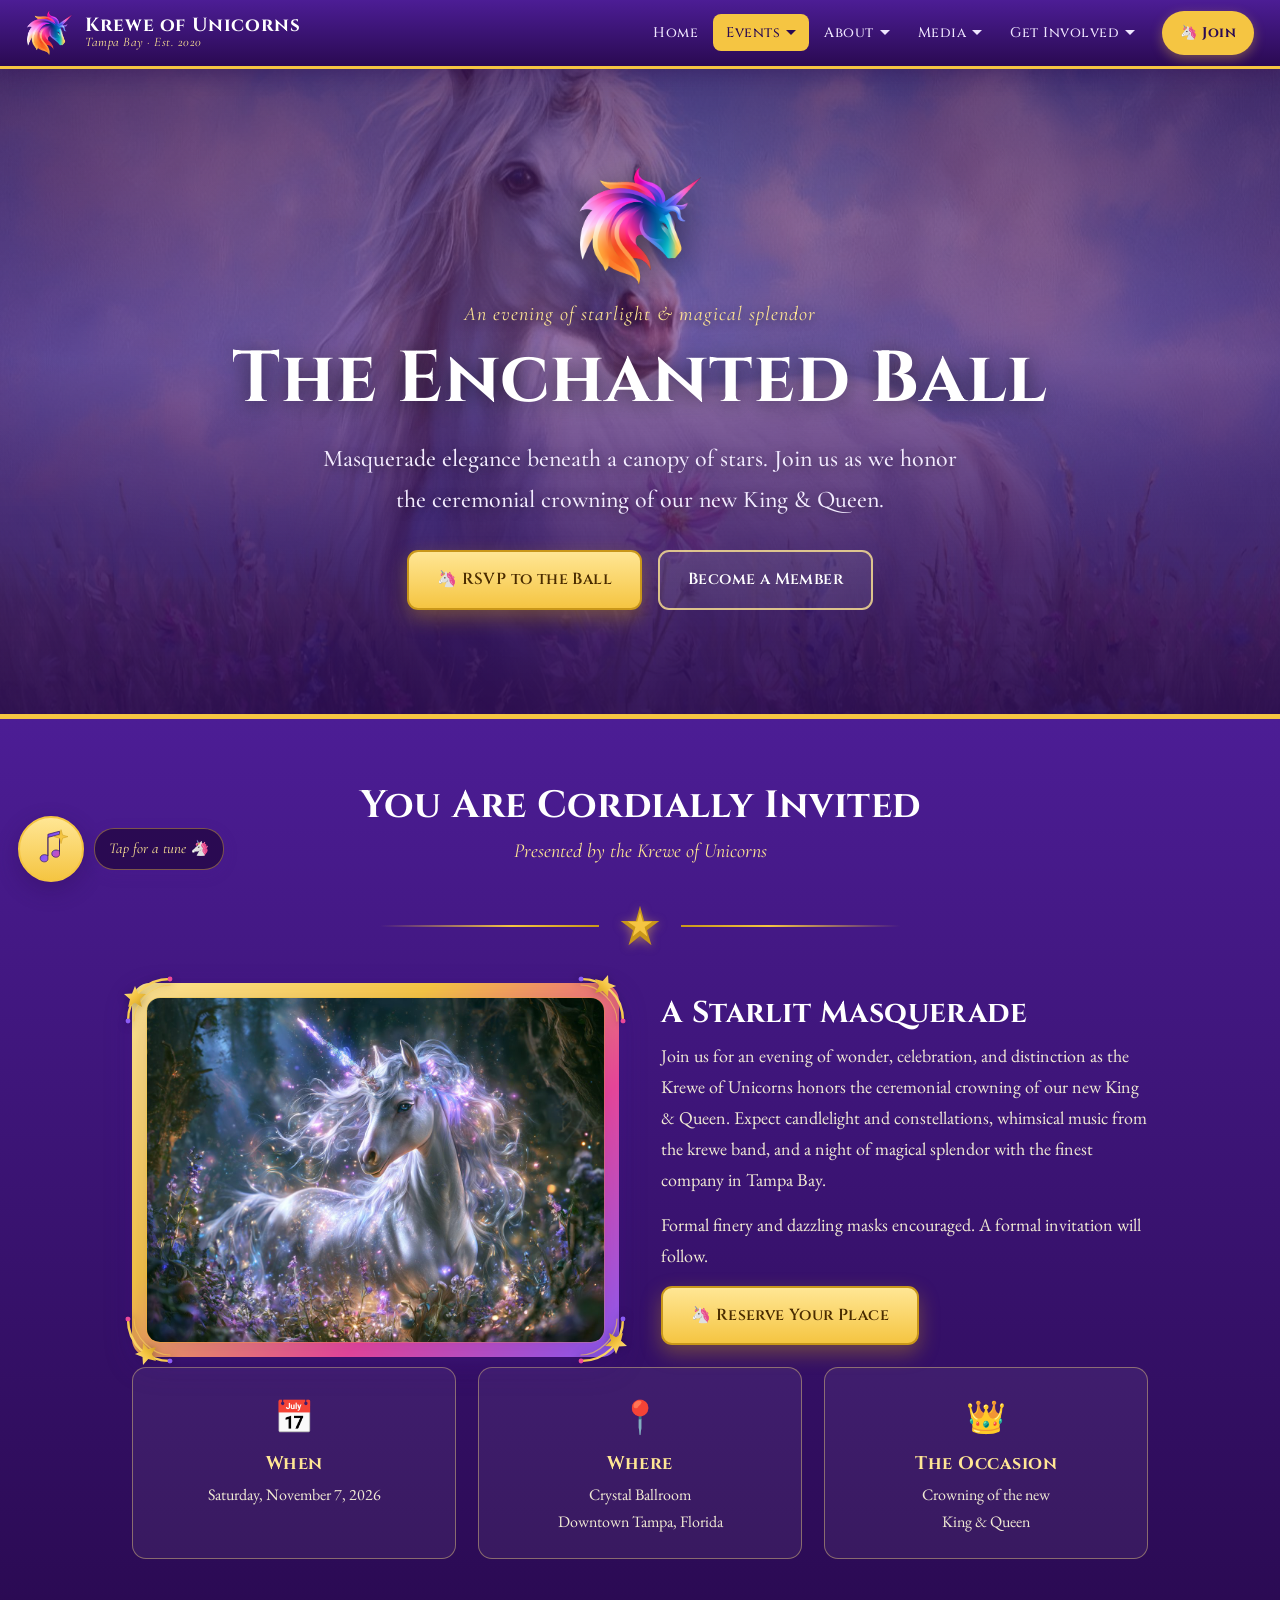
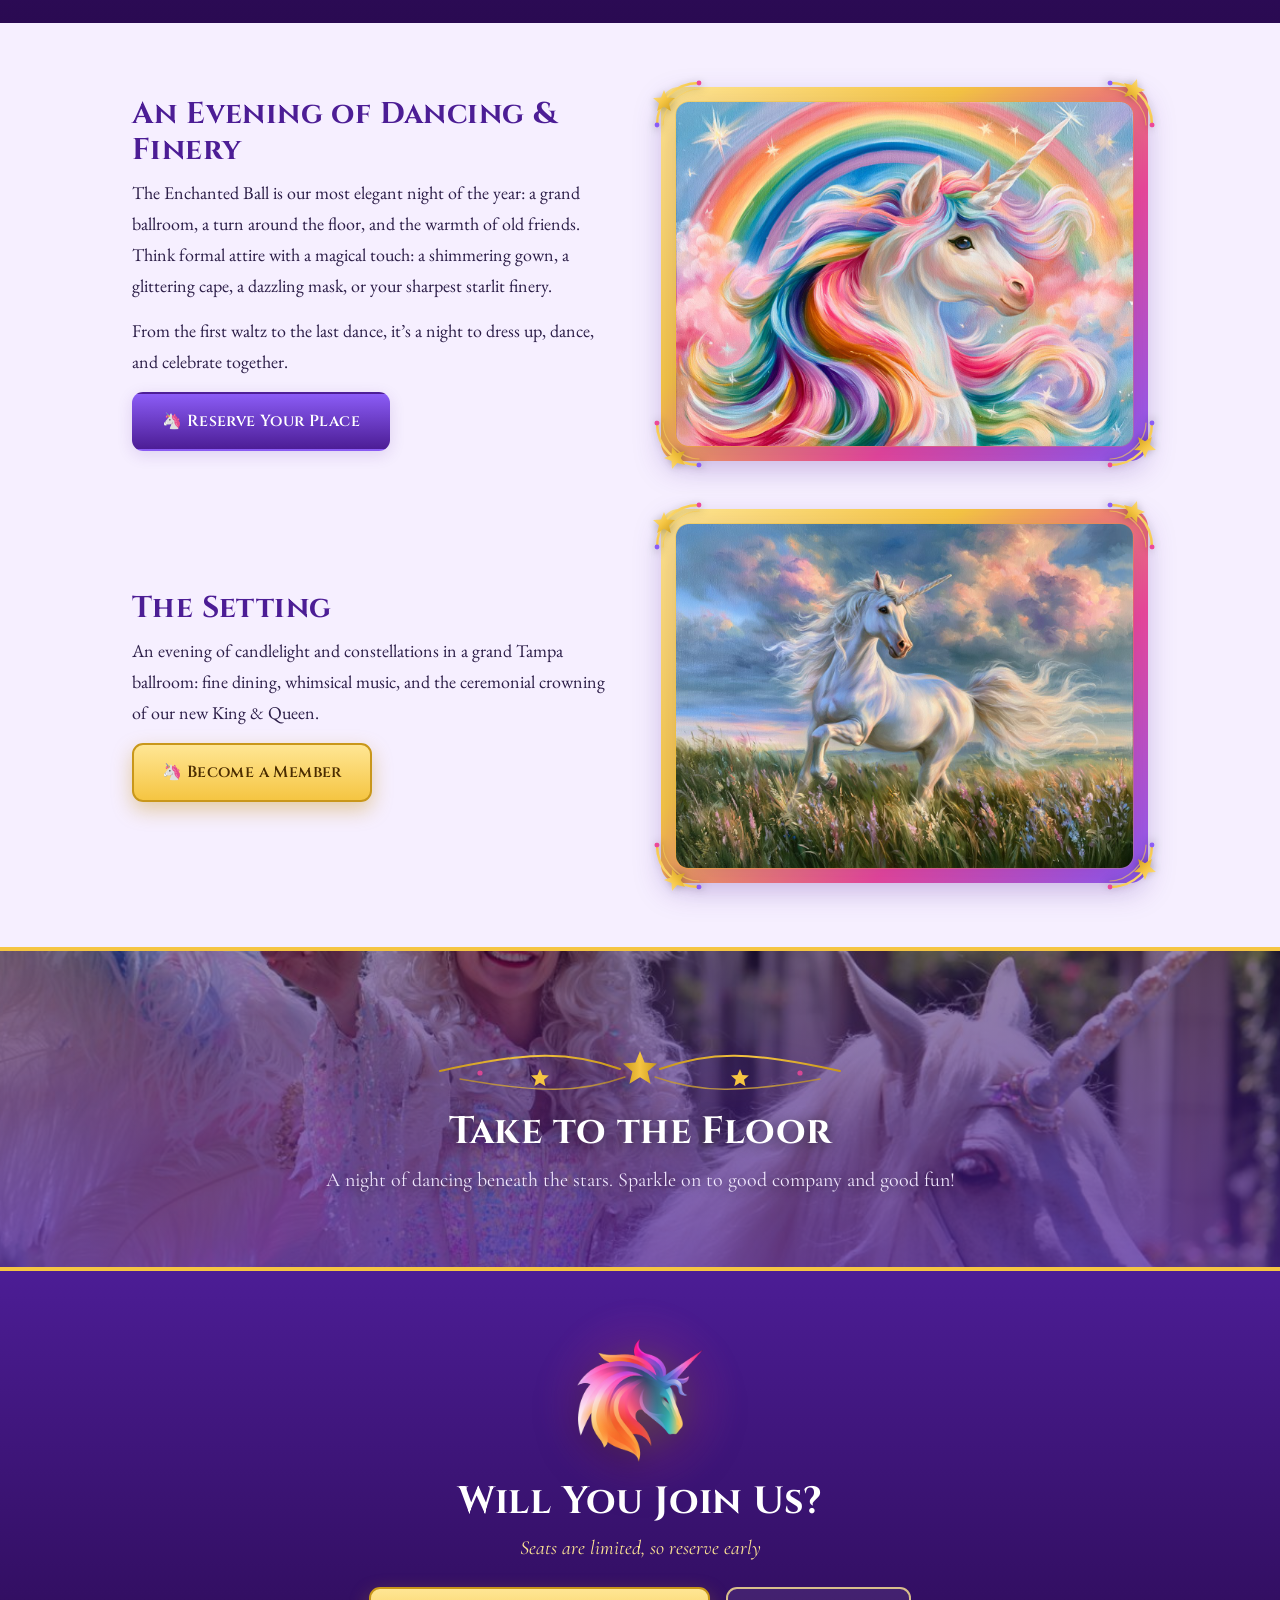
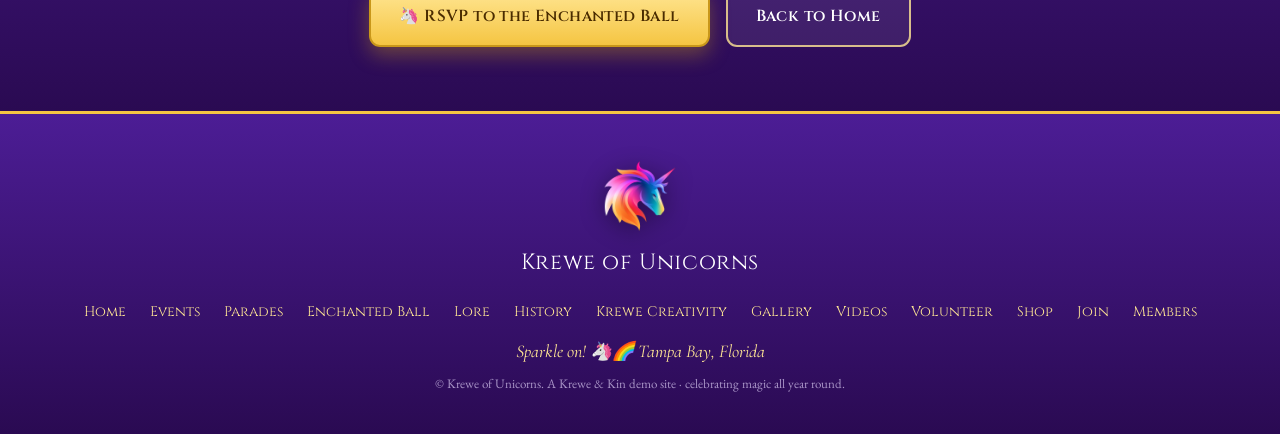
<file: enchanted-ball.html>
<!DOCTYPE html>
<html lang="en">
<head>
<meta charset="UTF-8" />
<meta name="viewport" content="width=device-width, initial-scale=1.0" />
<link rel="icon" type="image/png" href="assets/img/logo-unicorn.png" />
<title>Enchanted Ball · Krewe of Unicorns</title>
<meta name="description" content="The Enchanted Ball, presented by the Krewe of Unicorns: a starlit masquerade gala honoring the crowning of our new King & Queen. November 7, 2026 at the Crystal Ballroom, Tampa, FL." />
<link rel="preconnect" href="https://fonts.googleapis.com">
<link rel="preconnect" href="https://fonts.gstatic.com" crossorigin>
<link href="https://fonts.googleapis.com/css2?family=Cinzel:wght@500;600;700&family=Cormorant+Garamond:ital,wght@0,500;0,600;1,500;1,600&family=EB+Garamond:ital@0;1&display=swap" rel="stylesheet">
<link rel="stylesheet" href="assets/krewe.css" />
<style>
  /* Page-specific touches for the Enchanted Ball */
  .ball-flyer{ max-width:560px; margin:0 auto; }
  .ball-flyer img{ width:100%; height:auto; display:block; border-radius:10px; }
  .ball-facts{ display:grid; grid-template-columns:repeat(3,1fr); gap:22px; margin-top:10px; }
  .ball-facts .fact{
    background:rgba(255,255,255,.06); border:1px solid rgba(236,208,126,.45);
    border-radius:14px; padding:22px 18px; text-align:center;
  }
  .ball-facts .fact .ic{ font-size:32px; display:block; margin-bottom:8px; }
  .ball-facts .fact h3{ margin:0 0 6px; color:var(--gold-light); font-family:var(--display); font-size:18px; letter-spacing:.5px; }
  .ball-facts .fact p{ margin:0; color:#f1ead4; font-size:16px; }
  @media (max-width:760px){ .ball-facts{ grid-template-columns:1fr; } }
</style>
</head>
<body>

  <!-- NAV -->
  <nav class="krewe-nav" aria-label="Primary">
    <a class="brand" href="index.html">
      <img src="assets/img/logo-unicorn.png" alt="Krewe of Unicorns emblem" />
      <span class="name"><b>Krewe of Unicorns</b><small>Tampa Bay · Est. 2020</small></span>
    </a>
    <button class="nav-toggle" id="kreweNavToggle" aria-label="Open menu" aria-controls="kreweMenu" aria-expanded="false">
      <span class="nav-toggle-bars" aria-hidden="true"><i></i><i></i><i></i></span>
    </button>
    <div class="krewe-menu" id="kreweMenu">
      <ul class="krewe-links">
        <li><a href="index.html" data-nav="index.html">Home</a></li>
        <li class="nav-group">
          <button class="nav-group-btn" aria-haspopup="true" aria-expanded="false">Events <span class="caret"></span></button>
          <ul class="nav-dropdown">
            <li><a href="event-signup.html" data-nav="event-signup.html">Upcoming Events</a></li>
            <li><a href="parades.html" data-nav="parades.html">Parades</a></li>
            <li><a href="enchanted-ball.html" data-nav="enchanted-ball.html">Enchanted Ball</a></li>
          </ul>
        </li>
        <li class="nav-group">
          <button class="nav-group-btn" aria-haspopup="true" aria-expanded="false">About <span class="caret"></span></button>
          <ul class="nav-dropdown">
            <li><a href="learn.html" data-nav="learn.html">Unicorn Lore</a></li>
            <li><a href="krewe-history.html" data-nav="krewe-history.html">Krewe History</a></li>
            <li><a href="poetry.html" data-nav="poetry.html">Krewe Creativity</a></li>
          </ul>
        </li>
        <li class="nav-group">
          <button class="nav-group-btn" aria-haspopup="true" aria-expanded="false">Media <span class="caret"></span></button>
          <ul class="nav-dropdown">
            <li><a href="gallery.html" data-nav="gallery.html">Photo Gallery</a></li>
            <li><a href="videos.html" data-nav="videos.html">Videos</a></li>
            <li><a href="share.html" data-nav="share.html">Share Yours</a></li>
          </ul>
        </li>
        <li class="nav-group">
          <button class="nav-group-btn" aria-haspopup="true" aria-expanded="false">Get Involved <span class="caret"></span></button>
          <ul class="nav-dropdown">
            <li><a href="volunteer.html" data-nav="volunteer.html">Volunteer</a></li>
            <li><a href="store.html" data-nav="store.html">Shop</a></li>
            <li><a href="members.html" data-nav="members.html">Members Area</a></li>
          </ul>
        </li>
      </ul>
      <a class="nav-cta" href="membership-application.html" data-nav="membership-application.html">🦄 Join</a>
    </div>
  </nav>

  <!-- HERO -->
  <header class="hero">
    <div class="hero-bg" style="background-image:url('assets/img/photos/pasture-clouds.jpg')"></div>
    <img class="emblem" src="assets/img/logo-unicorn.png" alt="Ornate unicorn emblem" />
    <p class="eyebrow">An evening of starlight &amp; magical splendor</p>
    <h1>The Enchanted Ball</h1>
    <p class="lede">Masquerade elegance beneath a canopy of stars. Join us as we honor the ceremonial
       crowning of our new King &amp; Queen.</p>
    <div class="btns">
      <a class="btn btn-primary" href="event-signup.html">🦄 RSVP to the Ball</a>
      <a class="btn btn-outline" href="membership-application.html">Become a Member</a>
    </div>
  </header>

  <!-- INVITATION + DETAILS -->
  <section class="band band-green">
    <div class="wrap">
      <div class="section-title">
        <h2 style="color:#fff;">You Are Cordially Invited</h2>
        <p class="sub">Presented by the Krewe of Unicorns</p>
      </div>
      <div class="knot-divider"><span class="knot"></span></div>

      <div class="feature" style="align-items:center;">
        <div class="ft-media">
          <div class="ball-flyer framed ornate">
            <span class="crn tr"></span><span class="crn bl"></span>
            <img src="assets/img/photos/unicorn-forest.jpg"
                 alt="Enchanted Ball invitation: a starlit masquerade, crowning of the new King and Queen, November 7, 2026 at the Crystal Ballroom, Tampa, FL" />
          </div>
        </div>
        <div class="ft-text">
          <h2 style="color:#fff;">A Starlit Masquerade</h2>
          <p style="color:#f1ead4;">Join us for an evening of wonder, celebration, and distinction
             as the Krewe of Unicorns honors the ceremonial crowning of our new King &amp; Queen.
             Expect candlelight and constellations, whimsical music from the krewe band, and a night of
             magical splendor with the finest company in Tampa Bay.</p>
          <p style="color:#f1ead4;">Formal finery and dazzling masks encouraged. A formal invitation will follow.</p>
          <a class="btn btn-primary" href="event-signup.html">🦄 Reserve Your Place</a>
        </div>
      </div>

      <!-- QUICK FACTS -->
      <div class="ball-facts">
        <div class="fact">
          <span class="ic">📅</span>
          <h3>When</h3>
          <p>Saturday, November 7, 2026</p>
        </div>
        <div class="fact">
          <span class="ic">📍</span>
          <h3>Where</h3>
          <p>Crystal Ballroom<br>Downtown Tampa, Florida</p>
        </div>
        <div class="fact">
          <span class="ic">👑</span>
          <h3>The Occasion</h3>
          <p>Crowning of the new<br>King &amp; Queen</p>
        </div>
      </div>
    </div>
  </section>

  <!-- THE EVENING -->
  <section class="wrap">
    <div class="feature rev">
      <div class="ft-text">
        <h2>An Evening of Dancing &amp; Finery</h2>
        <p>The Enchanted Ball is our most elegant night of the year: a grand ballroom, a turn around the
           floor, and the warmth of old friends. Think formal attire with a magical touch: a shimmering
           gown, a glittering cape, a dazzling mask, or your sharpest starlit finery.</p>
        <p>From the first waltz to the last dance, it&rsquo;s a night to dress up, dance, and celebrate together.</p>
        <a class="btn btn-green" href="event-signup.html">🦄 Reserve Your Place</a>
      </div>
      <div class="ft-media">
        <div class="framed ornate"><span class="crn tr"></span><span class="crn bl"></span>
          <img src="assets/img/photos/rainbow-portrait.jpg" alt="A couple in a glittering cape and flowing gown dancing at the enchanted ball" />
        </div>
      </div>
    </div>

    <div class="feature" style="margin-top:48px;">
      <div class="ft-text">
        <h2>The Setting</h2>
        <p>An evening of candlelight and constellations in a grand Tampa ballroom: fine dining, whimsical music,
           and the ceremonial crowning of our new King &amp; Queen.</p>
        <a class="btn btn-primary" href="membership-application.html">🦄 Become a Member</a>
      </div>
      <div class="ft-media">
        <div class="framed ornate"><span class="crn tr"></span><span class="crn bl"></span>
          <img src="assets/img/photos/pasture-meadow.jpg" alt="An ornate ballroom set with elegant dining tables beneath a canopy of stars" />
        </div>
      </div>
    </div>
  </section>

  <!-- PHOTO BAND -->
  <section class="photo-band">
    <div class="pb-bg" style="background-image:url('assets/img/photos/parade-03.jpg')"></div>
    <div class="pb-inner">
      <div class="banner-flourish" aria-hidden="true"></div>
      <h2>Take to the Floor</h2>
      <p>A night of dancing beneath the stars. Sparkle on to good company and good fun!</p>
    </div>
  </section>

  <!-- CTA -->
  <section class="band band-green">
    <div class="wrap" style="text-align:center;">
      <span class="crest float" role="img" aria-label="Unicorn crest"></span>
      <div class="section-title">
        <h2 style="color:#fff;">Will You Join Us?</h2>
        <p class="sub">Seats are limited, so reserve early</p>
      </div>
      <div class="btns" style="margin-top:22px;">
        <a class="btn btn-primary" href="event-signup.html">🦄 RSVP to the Enchanted Ball</a>
        <a class="btn btn-outline" href="index.html">Back to Home</a>
      </div>
    </div>
  </section>

  <!-- FOOTER -->
  <footer class="krewe-foot">
    <img class="fimg" src="assets/img/logo-unicorn.png" alt="" />
    <div class="fname">Krewe of Unicorns</div>
    <div class="flinks">
<a href="index.html">Home</a>
<a href="event-signup.html">Events</a>
<a href="parades.html">Parades</a>
<a href="enchanted-ball.html">Enchanted Ball</a>
<a href="learn.html">Lore</a>
<a href="krewe-history.html">History</a>
<a href="poetry.html">Krewe Creativity</a>
<a href="gallery.html">Gallery</a>
<a href="videos.html">Videos</a>
<a href="volunteer.html">Volunteer</a>
<a href="store.html">Shop</a>
<a href="membership-application.html">Join</a>
<a href="members.html">Members</a>
</div>
    <div class="slainte">Sparkle on! 🦄🌈 Tampa Bay, Florida</div>
    <div class="fine">© Krewe of Unicorns. A Krewe &amp; Kin demo site · celebrating magic all year round.</div>
  </footer>

  <!-- MUSIC PLAYER -->
  <div class="krewe-music" id="krewePlayer">
    <audio id="kreweAudio" src="assets/audio/krewe-theme.wav" loop preload="none"></audio>
    <button id="kreweMusicBtn" aria-label="Play background music" aria-pressed="false" title="Play our krewe tune">
      <span class="bars"><i></i><i></i><i></i><i></i></span>
    </button>
    <span class="label" id="kreweMusicLabel">Tap for a tune 🦄</span>
  </div>
  <script src="assets/krewe.js" defer></script>
</body>
</html>
</file>
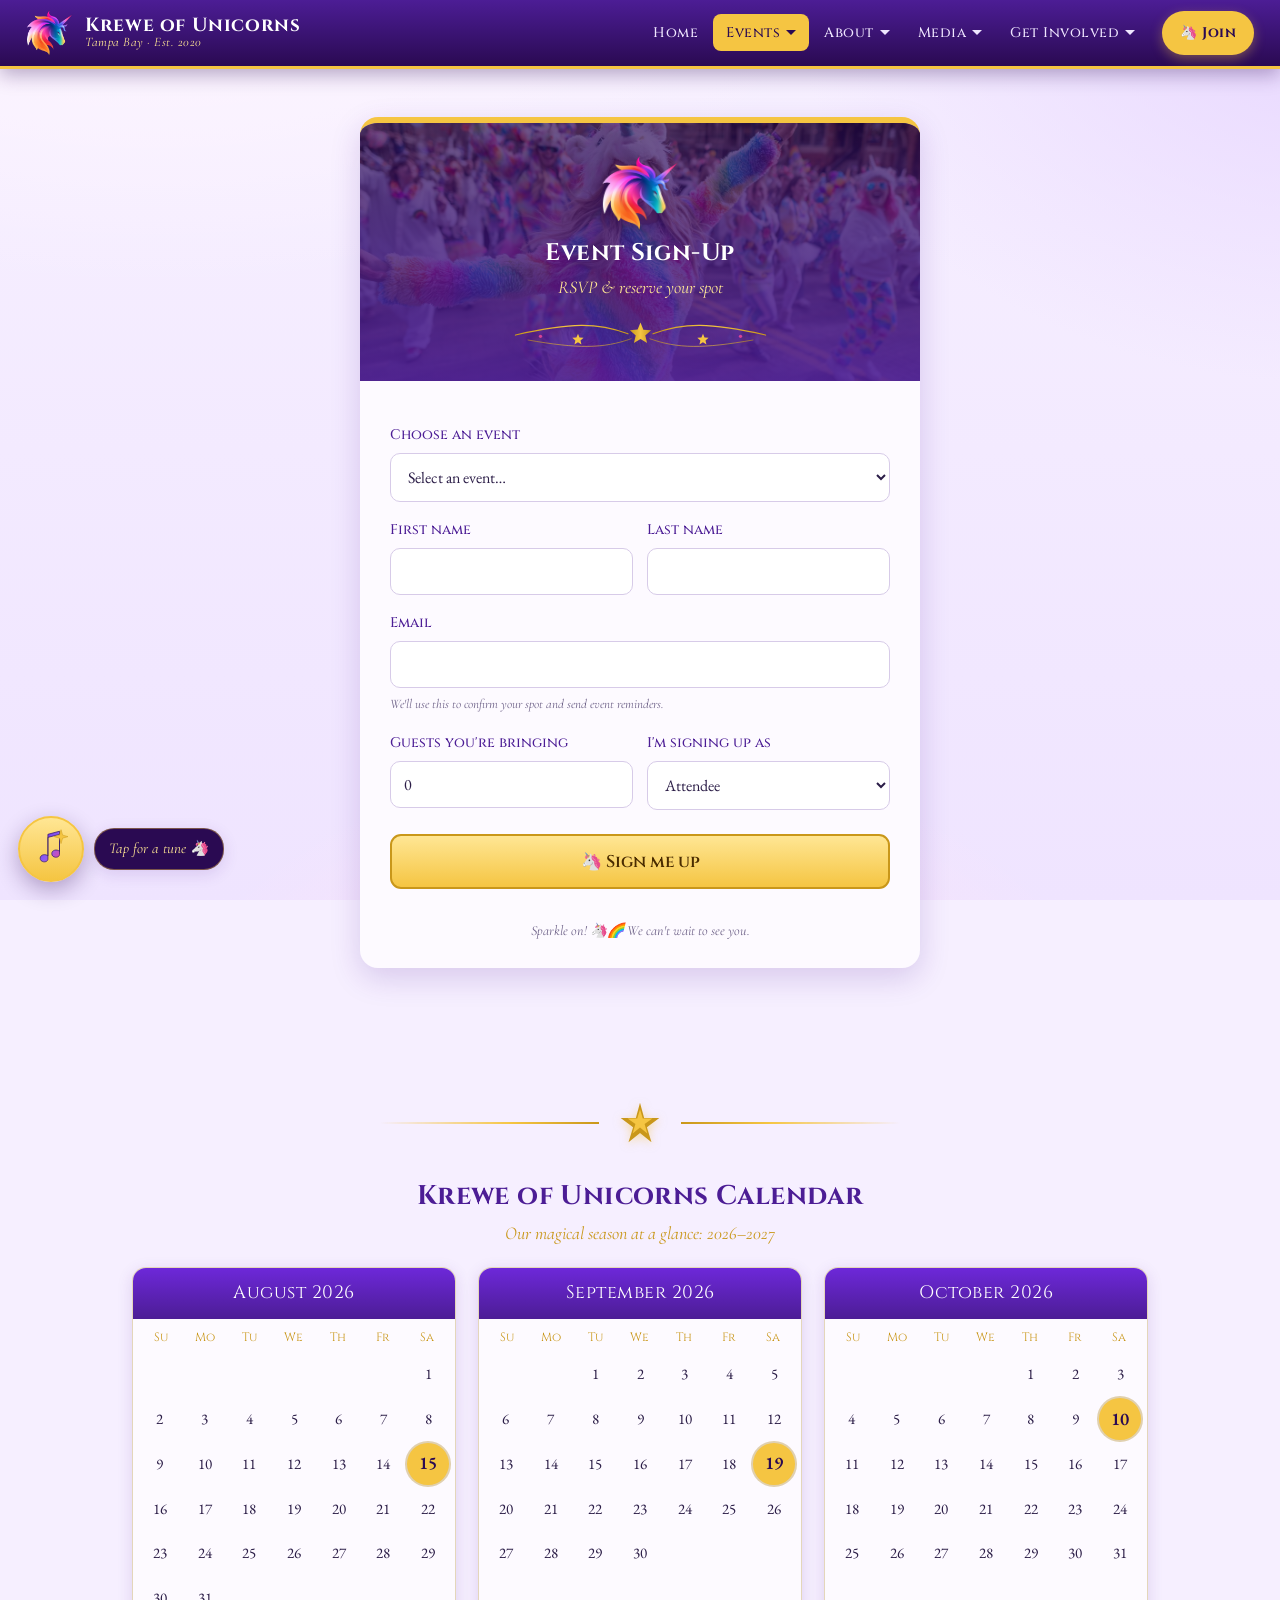
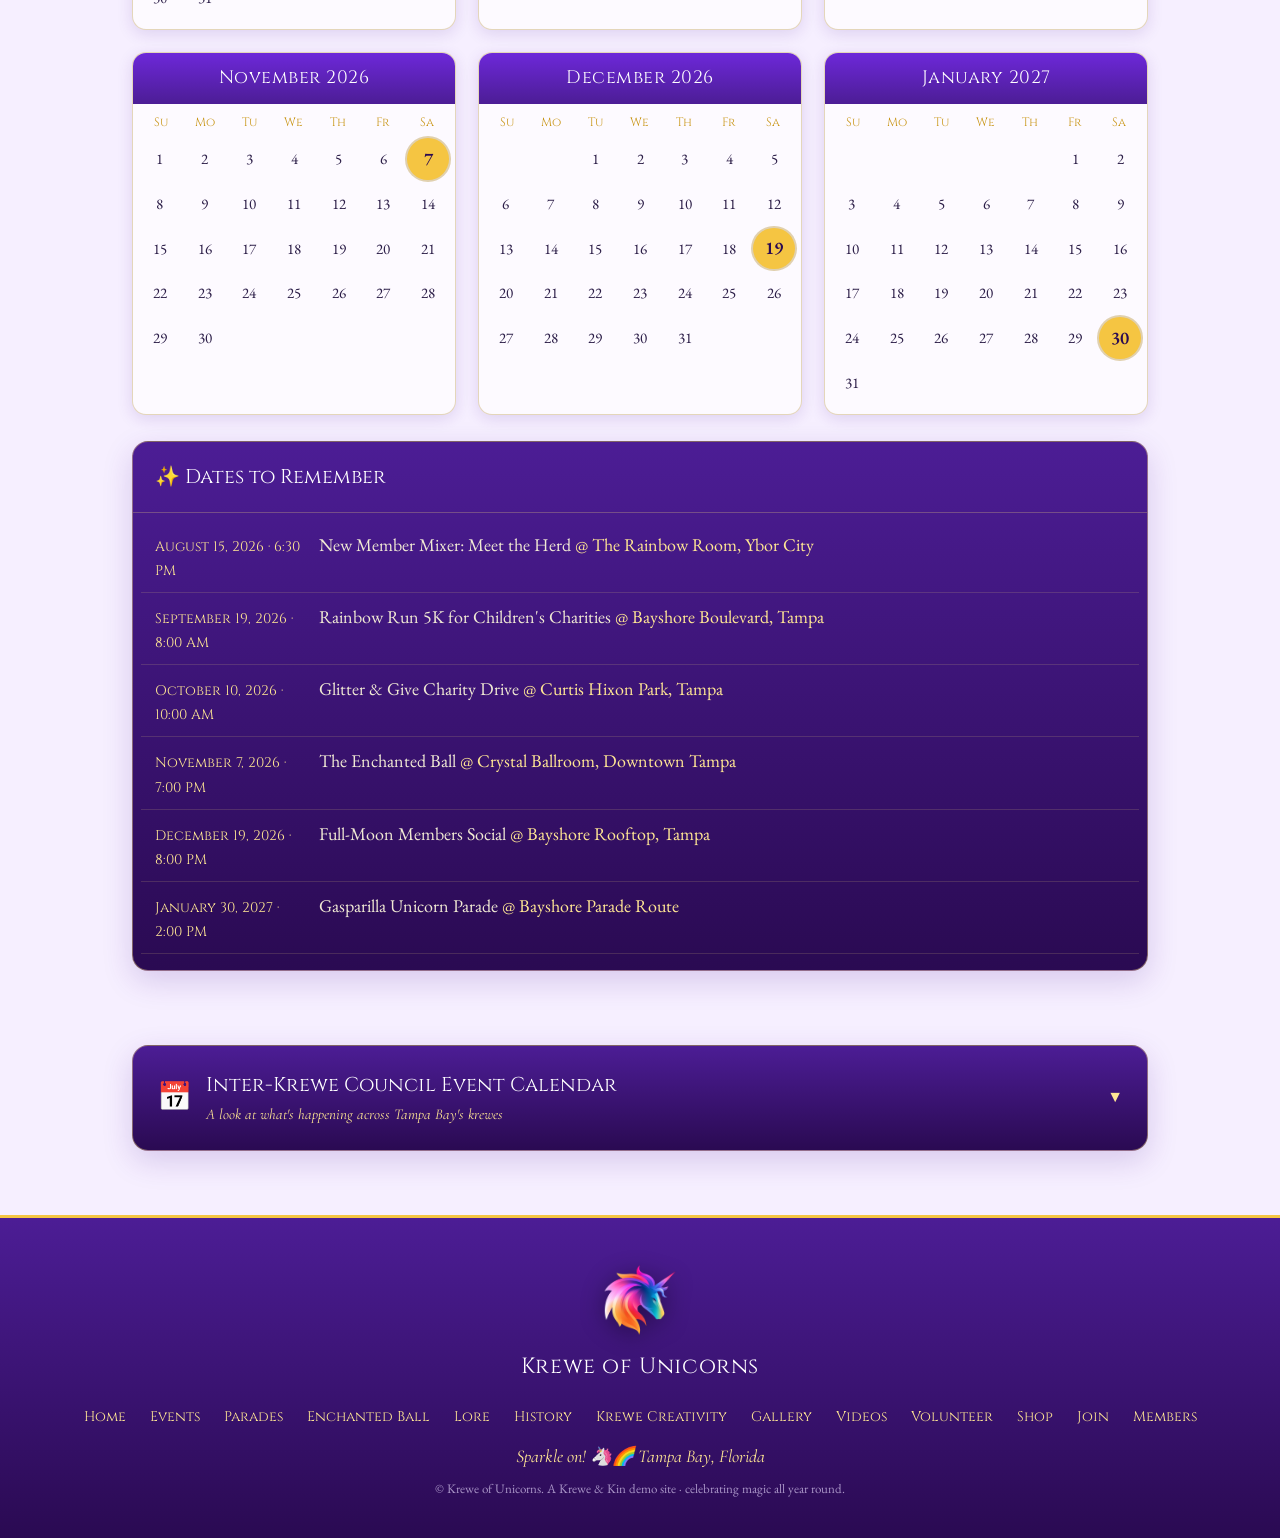
<file: event-signup.html>
<!DOCTYPE html>
<html lang="en">
  <head>
    <meta charset="UTF-8" />
    <meta name="viewport" content="width=device-width, initial-scale=1.0" />
    <link rel="icon" type="image/png" href="assets/img/logo-unicorn.png" />
    <title>Krewe of Unicorns · Event Sign-Up</title>
    <meta name="description" content="RSVP to Krewe of Unicorns events in Tampa Bay: mixers, the Rainbow Run, the Enchanted Ball, and the Gasparilla Unicorn Parade." />
    <link rel="preconnect" href="https://fonts.googleapis.com">
    <link rel="preconnect" href="https://fonts.gstatic.com" crossorigin>
    <link href="https://fonts.googleapis.com/css2?family=Cinzel:wght@500;600;700&family=Cormorant+Garamond:ital,wght@0,500;0,600;1,500;1,600&family=EB+Garamond:ital@0;1&display=swap" rel="stylesheet">
    <link rel="stylesheet" href="assets/krewe.css" />
  </head>
<body>

  <!-- NAV -->
  <nav class="krewe-nav" aria-label="Primary">
    <a class="brand" href="index.html">
      <img src="assets/img/logo-unicorn.png" alt="Krewe of Unicorns emblem" />
      <span class="name"><b>Krewe of Unicorns</b><small>Tampa Bay · Est. 2020</small></span>
    </a>
    <button class="nav-toggle" id="kreweNavToggle" aria-label="Open menu" aria-controls="kreweMenu" aria-expanded="false">
      <span class="nav-toggle-bars" aria-hidden="true"><i></i><i></i><i></i></span>
    </button>
    <div class="krewe-menu" id="kreweMenu">
      <ul class="krewe-links">
        <li><a href="index.html" data-nav="index.html">Home</a></li>
        <li class="nav-group">
          <button class="nav-group-btn" aria-haspopup="true" aria-expanded="false">Events <span class="caret"></span></button>
          <ul class="nav-dropdown">
            <li><a href="event-signup.html" data-nav="event-signup.html">Upcoming Events</a></li>
            <li><a href="parades.html" data-nav="parades.html">Parades</a></li>
            <li><a href="enchanted-ball.html" data-nav="enchanted-ball.html">Enchanted Ball</a></li>
          </ul>
        </li>
        <li class="nav-group">
          <button class="nav-group-btn" aria-haspopup="true" aria-expanded="false">About <span class="caret"></span></button>
          <ul class="nav-dropdown">
            <li><a href="learn.html" data-nav="learn.html">Unicorn Lore</a></li>
            <li><a href="krewe-history.html" data-nav="krewe-history.html">Krewe History</a></li>
            <li><a href="poetry.html" data-nav="poetry.html">Krewe Creativity</a></li>
          </ul>
        </li>
        <li class="nav-group">
          <button class="nav-group-btn" aria-haspopup="true" aria-expanded="false">Media <span class="caret"></span></button>
          <ul class="nav-dropdown">
            <li><a href="gallery.html" data-nav="gallery.html">Photo Gallery</a></li>
            <li><a href="videos.html" data-nav="videos.html">Videos</a></li>
            <li><a href="share.html" data-nav="share.html">Share Yours</a></li>
          </ul>
        </li>
        <li class="nav-group">
          <button class="nav-group-btn" aria-haspopup="true" aria-expanded="false">Get Involved <span class="caret"></span></button>
          <ul class="nav-dropdown">
            <li><a href="volunteer.html" data-nav="volunteer.html">Volunteer</a></li>
            <li><a href="store.html" data-nav="store.html">Shop</a></li>
            <li><a href="members.html" data-nav="members.html">Members Area</a></li>
          </ul>
        </li>
      </ul>
      <a class="nav-cta" href="membership-application.html" data-nav="membership-application.html">🦄 Join</a>
    </div>
  </nav>

  <div class="form-stage">
    <div class="form-card">
      <div class="fc-head">
        <div class="fc-bg" style="background-image:url('assets/img/photos/parade-17.jpg')"></div>
        <img class="em" src="assets/img/logo-unicorn.png" alt="Krewe of Unicorns emblem" />
        <h1>Event Sign-Up</h1>
        <p>RSVP &amp; reserve your spot</p>
        <div class="banner-flourish" style="height:40px;margin:12px auto 0;width:80%;" aria-hidden="true"></div>
      </div>
      <form id="rsvpForm" class="krewe-form">
        <label for="event">Choose an event</label>
        <select id="event" required>
          <option value="">Loading events…</option>
        </select>

        <div class="row">
          <div>
            <label for="firstName">First name</label>
            <input id="firstName" type="text" required autocomplete="given-name" />
          </div>
          <div>
            <label for="lastName">Last name</label>
            <input id="lastName" type="text" required autocomplete="family-name" />
          </div>
        </div>

        <label for="email">Email</label>
        <input id="email" type="email" required autocomplete="email" />
        <div class="hint">We'll use this to confirm your spot and send event reminders.</div>

        <div class="row">
          <div>
            <label for="guests">Guests you're bringing</label>
            <input id="guests" type="number" min="0" max="20" value="0" />
          </div>
          <div>
            <label for="role">I'm signing up as</label>
            <select id="role">
              <option value="attendee">Attendee</option>
              <option value="volunteer">Volunteer</option>
            </select>
          </div>
        </div>

        <button id="submitBtn" type="submit">🦄 Sign me up</button>
        <div id="message" class="msg"></div>
      </form>
      <div class="fc-foot">Sparkle on! 🦄🌈 We can't wait to see you.</div>
    </div>
  </div>

  <!-- KREWE OF UNICORNS CALENDAR -->
  <section class="wrap" id="krewe-calendar" style="padding-top:28px;">
    <div class="knot-divider"><span class="knot" aria-hidden="true"></span></div>
    <div style="text-align:center;margin-bottom:18px;">
      <h2 style="margin:0;color:var(--green-800);">Krewe of Unicorns Calendar</h2>
      <p style="margin:6px 0 0;font-family:var(--fancy);font-style:italic;font-size:18px;color:var(--gold-deep);">
        Our magical season at a glance: <span id="kcal-year">2026</span>
      </p>
    </div>

    <div id="kcal-grids" style="display:grid;gap:22px;grid-template-columns:repeat(auto-fit,minmax(280px,1fr));"></div>

    <div style="margin-top:26px;background:linear-gradient(180deg,var(--green-800),var(--green-900));color:#f1ead4;border:1px solid rgba(236,208,126,.45);border-radius:16px;box-shadow:var(--shadow);overflow:hidden;">
      <div style="padding:18px 22px;font-family:var(--display);font-size:20px;color:#fff;border-bottom:1px solid rgba(236,208,126,.28);">✨ Dates to Remember</div>
      <ul id="kcal-list" style="list-style:none;margin:0;padding:8px 8px 16px;"></ul>
    </div>
  </section>

  <!-- The Krewe calendar above is rendered from the same baked-in sample
       events that fill the RSVP dropdown (see the module script below), so the
       two never disagree. This is a self-contained demo, so nothing loads from
       a server. -->

  <!-- IKC CALENDAR -->
  <section class="wrap" style="padding-top:10px;">
    <details class="ikc-card" style="background:linear-gradient(180deg,var(--green-800),var(--green-900));color:#f1ead4;border:1px solid rgba(236,208,126,.45);border-radius:16px;box-shadow:var(--shadow);overflow:hidden;">
      <summary style="list-style:none;cursor:pointer;padding:22px 24px;display:flex;align-items:center;gap:14px;font-family:var(--display);font-size:20px;color:#fff;">
        <span style="font-size:28px;line-height:1;">📅</span>
        <span style="flex:1;">Inter-Krewe Council Event Calendar
          <small style="display:block;font-family:var(--fancy);font-style:italic;font-size:15px;color:var(--gold-light);font-weight:400;">A look at what's happening across Tampa Bay's krewes</small>
        </span>
        <span class="ikc-chev" aria-hidden="true" style="font-size:16px;color:var(--gold-light);">▼</span>
      </summary>
      <div style="padding:0 16px 18px;">
        <div style="border-radius:12px;overflow:hidden;background:#fff;border:1px solid rgba(236,208,126,.3);">
          <img src="assets/img/photos/unicorn-cosmic.jpg"
               alt="A starlit calendar of Tampa Bay krewe events across the carnival season"
               loading="lazy"
               style="display:block;width:100%;height:auto;" />
        </div>
        <p style="margin:14px 4px 0;text-align:center;font-size:15px;color:#f1ead4;">
          Tampa Bay's krewes fill the whole carnival season with parades, galas, and good fun.
          Watch this space for the shared community calendar. ✨
        </p>
      </div>
    </details>
  </section>

  <!-- FOOTER -->
  <footer class="krewe-foot">
    <img class="fimg" src="assets/img/logo-unicorn.png" alt="" />
    <div class="fname">Krewe of Unicorns</div>
    <div class="flinks">
<a href="index.html">Home</a>
<a href="event-signup.html">Events</a>
<a href="parades.html">Parades</a>
<a href="enchanted-ball.html">Enchanted Ball</a>
<a href="learn.html">Lore</a>
<a href="krewe-history.html">History</a>
<a href="poetry.html">Krewe Creativity</a>
<a href="gallery.html">Gallery</a>
<a href="videos.html">Videos</a>
<a href="volunteer.html">Volunteer</a>
<a href="store.html">Shop</a>
<a href="membership-application.html">Join</a>
<a href="members.html">Members</a>
</div>
    <div class="slainte">Sparkle on! 🦄🌈 Tampa Bay, Florida</div>
    <div class="fine">© Krewe of Unicorns. A Krewe &amp; Kin demo site · celebrating magic all year round.</div>
  </footer>

  <!-- MUSIC PLAYER -->
  <div class="krewe-music" id="krewePlayer">
    <audio id="kreweAudio" src="assets/audio/krewe-theme.wav" loop preload="none"></audio>
    <button id="kreweMusicBtn" aria-label="Play background music" aria-pressed="false" title="Play our krewe tune">
      <span class="bars"><i></i><i></i><i></i><i></i></span>
    </button>
    <span class="label" id="kreweMusicLabel">Tap for a tune 🦄</span>
  </div>
  <script src="assets/krewe.js" defer></script>

  <script>
    // Self-contained demo: baked-in sample events, no network calls.
    const SAMPLE_EVENTS = [
      { id: "mixer",   name: "New Member Mixer: Meet the Herd",        start_time: "2026-08-15T18:30:00", location: "The Rainbow Room, Ybor City" },
      { id: "run",     name: "Rainbow Run 5K for Children's Charities", start_time: "2026-09-19T08:00:00", location: "Bayshore Boulevard, Tampa" },
      { id: "drive",   name: "Glitter & Give Charity Drive",            start_time: "2026-10-10T10:00:00", location: "Curtis Hixon Park, Tampa" },
      { id: "ball",    name: "The Enchanted Ball",                      start_time: "2026-11-07T19:00:00", location: "Crystal Ballroom, Downtown Tampa" },
      { id: "moon",    name: "Full-Moon Members Social",                start_time: "2026-12-19T20:00:00", location: "Bayshore Rooftop, Tampa" },
      { id: "parade",  name: "Gasparilla Unicorn Parade",              start_time: "2027-01-30T14:00:00", location: "Bayshore Parade Route" },
    ];

    const eventSelect = document.getElementById("event");
    const form = document.getElementById("rsvpForm");
    const btn = document.getElementById("submitBtn");
    const message = document.getElementById("message");

    const MONTH_NAMES = ["January","February","March","April","May","June","July","August","September","October","November","December"];
    const DOW = ["Su","Mo","Tu","We","Th","Fr","Sa"];
    const esc = (s)=> (s??"").toString().replace(/[&<>"']/g,c=>({'&':'&amp;','<':'&lt;','>':'&gt;','"':'&quot;',"'":"&#39;"}[c]));
    const hasTime = (d)=> !(d.getHours() === 0 && d.getMinutes() === 0);
    const timeStr = (d)=> d.toLocaleTimeString([], { hour: "numeric", minute: "2-digit" });

    function showMessage(text, kind) { message.textContent = text; message.className = "msg " + kind; }

    function loadEvents() {
      const data = SAMPLE_EVENTS;
      if (!data || data.length === 0) {
        eventSelect.innerHTML = '<option value="">No upcoming events</option>';
        buildCalendar([]);
        return;
      }
      eventSelect.innerHTML = '<option value="">Select an event…</option>';
      for (const ev of data) {
        let when;
        if (!ev.start_time) { when = "Date TBD"; }
        else {
          const d = new Date(ev.start_time);
          const ds = d.toLocaleDateString([], { year: "numeric", month: "short", day: "numeric" });
          when = hasTime(d) ? ds + ", " + timeStr(d) : ds + ", Time TBA";
        }
        const loc = ev.location ? " · " + ev.location : "";
        const opt = document.createElement("option");
        opt.value = ev.id; opt.textContent = `${ev.name} (${when}${loc})`;
        eventSelect.appendChild(opt);
      }
      buildCalendar(data);
    }

    // Render the "Krewe of Unicorns Calendar" from the very same events list.
    function buildMonth(year, month, daysMap) {
      const first = new Date(year, month, 1).getDay();
      const days = new Date(year, month + 1, 0).getDate();
      let html = '<div style="background:var(--paper);border:1px solid rgba(169,128,28,.3);border-radius:14px;box-shadow:var(--shadow-sm);overflow:hidden;">';
      html += '<div style="background:linear-gradient(180deg,var(--green-700),var(--green-800));color:#fff;font-family:var(--display);text-align:center;padding:10px;letter-spacing:.5px;">' + MONTH_NAMES[month] + ' ' + year + '</div>';
      html += '<div style="display:grid;grid-template-columns:repeat(7,1fr);text-align:center;font-family:var(--display);font-size:12px;color:var(--gold-deep);padding:8px 6px 2px;">';
      DOW.forEach((d)=>{ html += '<div>' + d + '</div>'; });
      html += '</div>';
      html += '<div style="display:grid;grid-template-columns:repeat(7,1fr);gap:3px;padding:4px 6px 10px;">';
      for (let i = 0; i < first; i++) html += '<div></div>';
      for (let d = 1; d <= days; d++) {
        const evs = daysMap[d];
        if (evs) {
          const tip = evs.map((e)=> (hasTime(e.date) ? timeStr(e.date) + " · " : "") + e.name + (e.location ? " (" + e.location + ")" : "")).join(" · ");
          html += '<div title="' + esc(tip) + '" style="aspect-ratio:1;display:flex;align-items:center;justify-content:center;border-radius:50%;font-weight:600;background:var(--gold);color:var(--green-900);box-shadow:0 0 0 2px rgba(169,128,28,.35);cursor:default;">' + d + '</div>';
        } else {
          html += '<div style="aspect-ratio:1;display:flex;align-items:center;justify-content:center;color:var(--ink);font-size:15px;">' + d + '</div>';
        }
      }
      html += '</div></div>';
      return html;
    }

    function buildCalendar(events) {
      const gridsEl = document.getElementById("kcal-grids");
      const listEl = document.getElementById("kcal-list");
      const yearEl = document.getElementById("kcal-year");
      const dated = (events || [])
        .filter((e)=> e.start_time)
        .map((e)=> ({ date: new Date(e.start_time), name: e.name, location: e.location || "" }))
        .filter((e)=> !isNaN(e.date))
        .sort((a, b)=> a.date - b.date);
      if (!dated.length) {
        if (gridsEl) gridsEl.innerHTML = '<p class="empty" style="grid-column:1/-1;text-align:center;">No dated events on the calendar yet. Check back soon!</p>';
        if (listEl) listEl.innerHTML = '';
        return;
      }
      const byYM = {};
      for (const ev of dated) {
        const y = ev.date.getFullYear(), m = ev.date.getMonth(), day = ev.date.getDate();
        const key = y + "-" + m;
        (byYM[key] = byYM[key] || { y, m, days: {} });
        (byYM[key].days[day] = byYM[key].days[day] || []).push(ev);
      }
      const years = [...new Set(dated.map((e)=> e.date.getFullYear()))].sort();
      if (yearEl) yearEl.textContent = years.length === 1 ? years[0] : years[0] + "–" + years[years.length - 1];
      const keys = Object.keys(byYM).sort((a, b)=>{ const [ay, am] = a.split("-").map(Number), [by, bm] = b.split("-").map(Number); return (ay - by) || (am - bm); });
      if (gridsEl) gridsEl.innerHTML = keys.map((k)=> buildMonth(byYM[k].y, byYM[k].m, byYM[k].days)).join("");
      if (listEl) {
        listEl.innerHTML = dated.map((ev)=>{
          const dateStr = MONTH_NAMES[ev.date.getMonth()] + " " + ev.date.getDate() + ", " + ev.date.getFullYear();
          const when = hasTime(ev.date) ? dateStr + " · " + timeStr(ev.date) : dateStr;
          const loc = ev.location ? ' <span style="color:var(--gold-light);">@ ' + esc(ev.location) + '</span>' : "";
          return '<li style="display:flex;gap:14px;align-items:baseline;padding:9px 14px;border-bottom:1px solid rgba(236,208,126,.16);">' +
                 '<span style="flex:0 0 150px;font-family:var(--display);font-size:14px;color:var(--gold-light);">' + esc(when) + '</span>' +
                 '<span style="flex:1;">' + esc(ev.name) + loc + '</span></li>';
        }).join("");
      }
    }

    form.addEventListener("submit", (e) => {
      e.preventDefault();
      message.className = "msg";
      if (!eventSelect.value) {
        showMessage("Please choose an event first. ✨", "error");
        return;
      }
      btn.disabled = true; btn.textContent = "Submitting…";
      // Demo only: nothing is sent to a server.
      setTimeout(() => {
        btn.disabled = false; btn.textContent = "🦄 Sign me up";
        showMessage("✨ Thanks! This is a demo site, so nothing was actually submitted — but on a live Krewe & Kin site this would be saved instantly.", "success");
        form.reset();
        document.getElementById("guests").value = "0";
      }, 300);
    });

    loadEvents();
  </script>
</body>
</html>
</file>
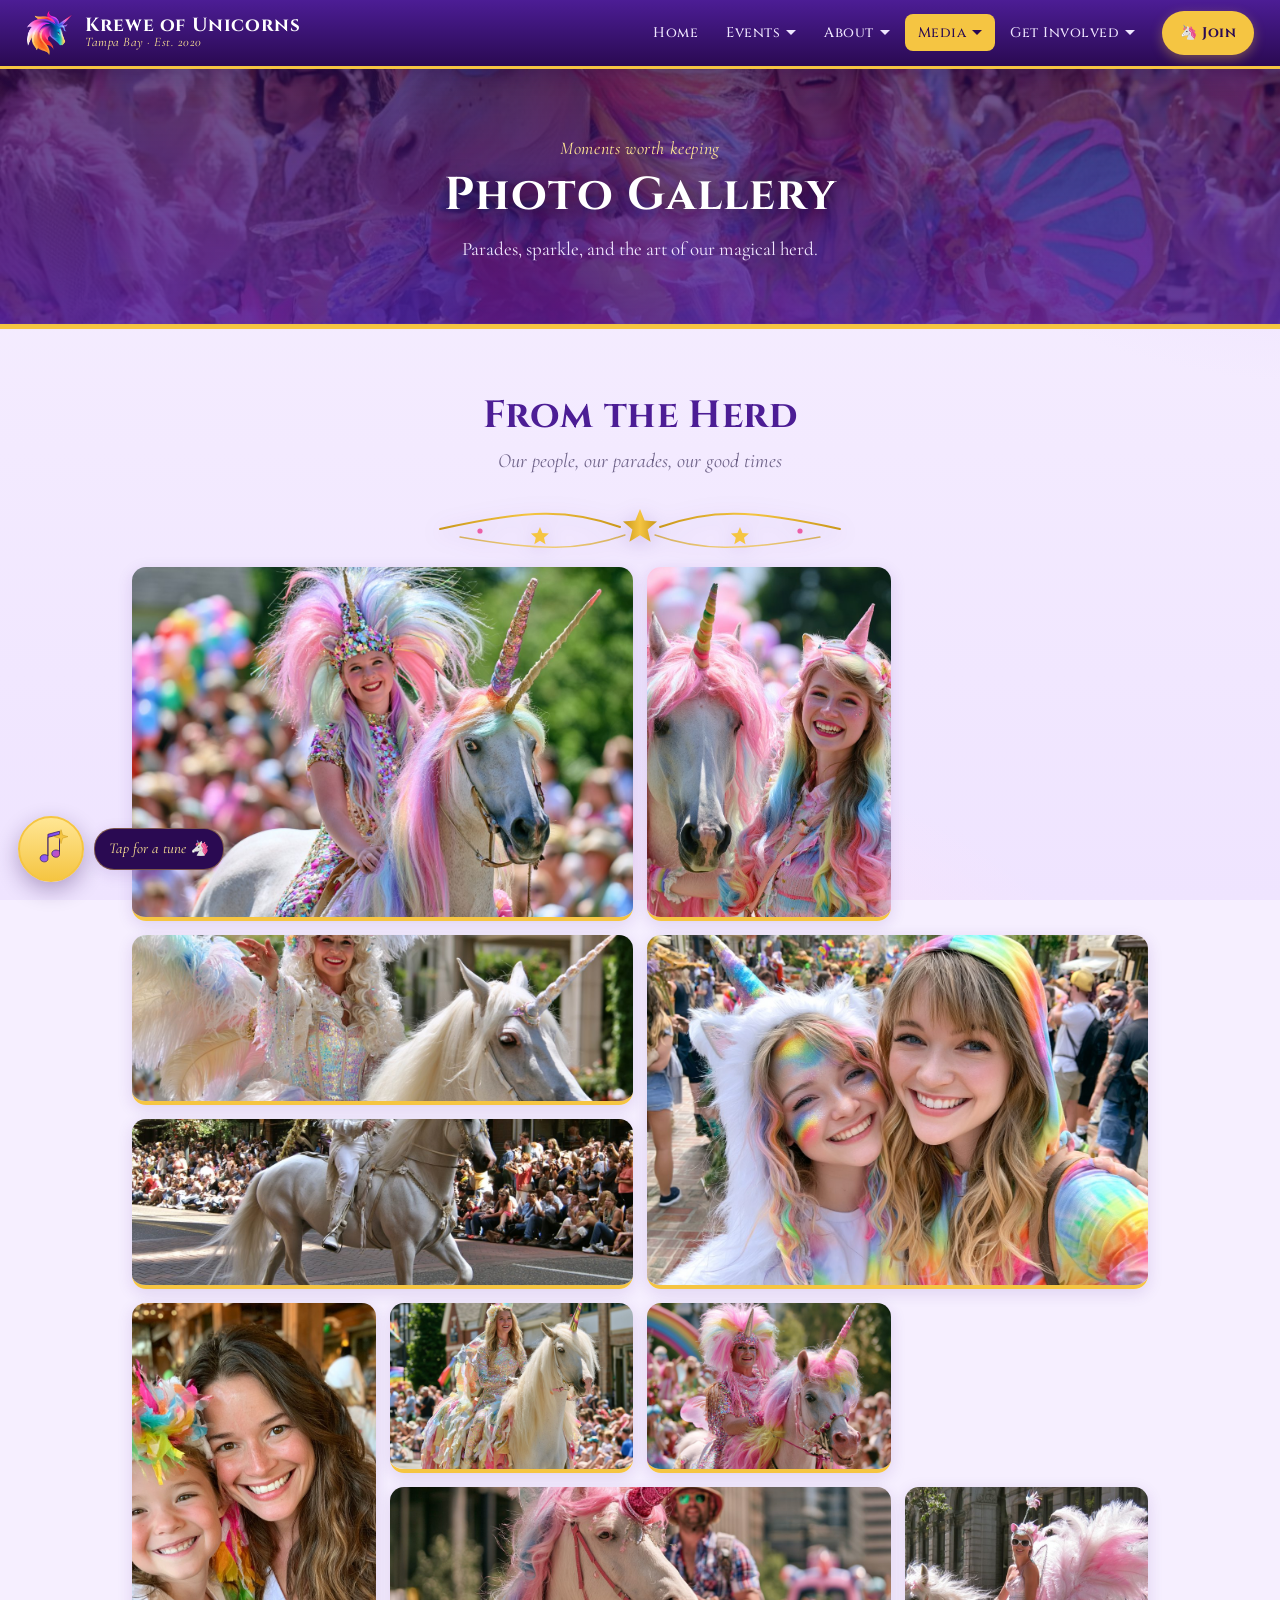
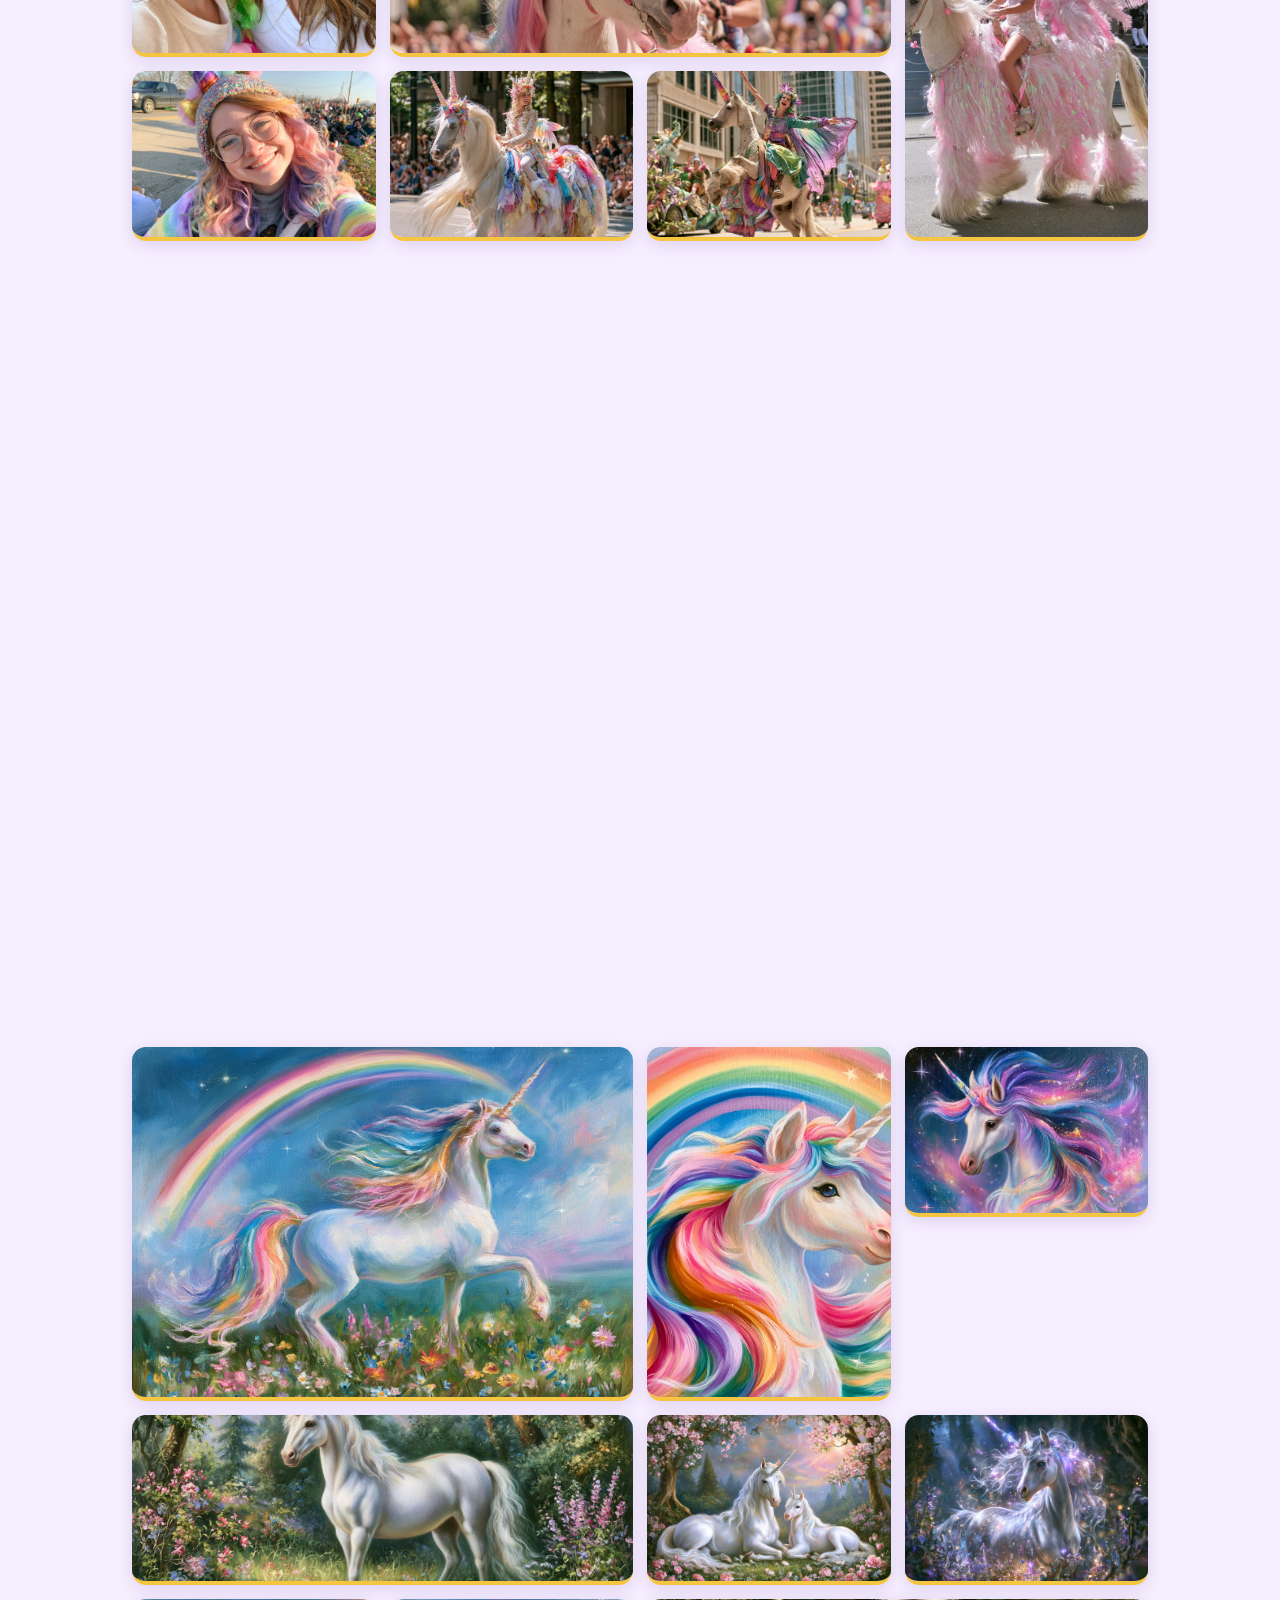
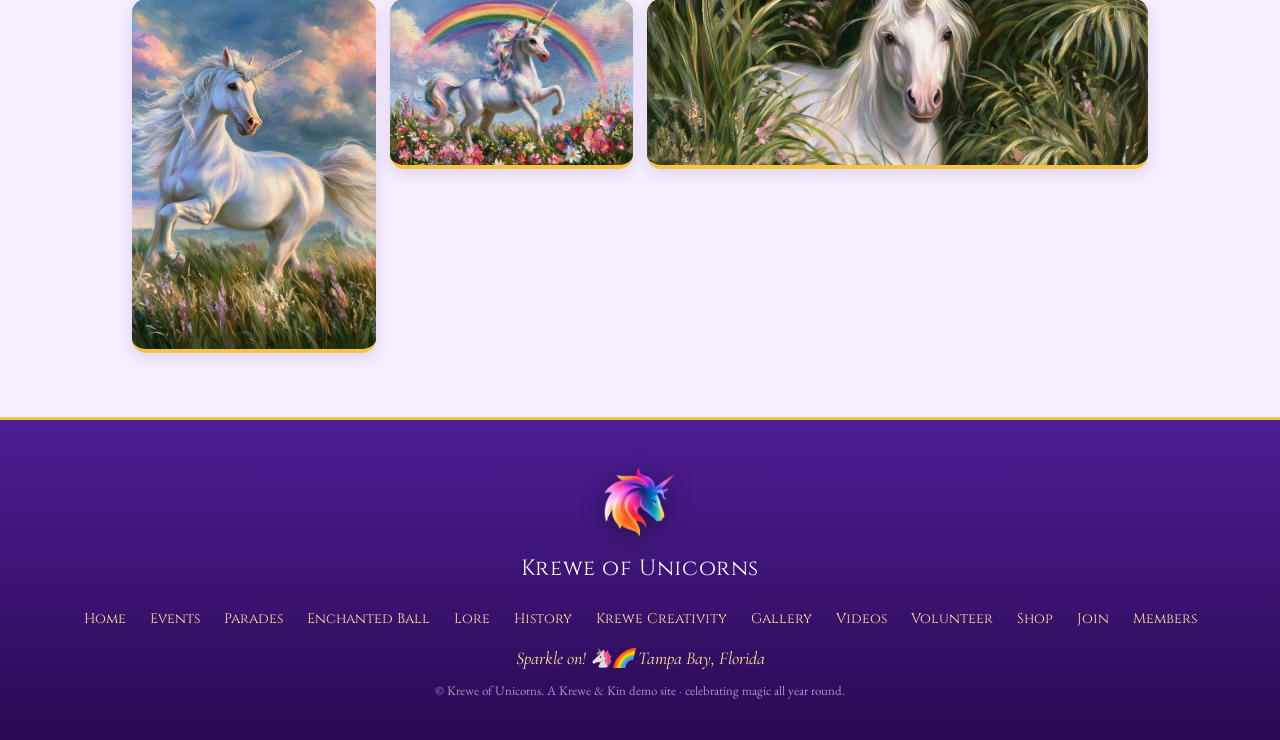
<file: gallery.html>
<!DOCTYPE html>
<html lang="en">
<head>
<meta charset="UTF-8" />
<meta name="viewport" content="width=device-width, initial-scale=1.0" />
<link rel="icon" type="image/png" href="assets/img/logo-unicorn.png" />
<title>Krewe of Unicorns · Photo Gallery</title>
<meta name="description" content="A gallery of magic, rainbows, parades, and mythical art from the Krewe of Unicorns, Tampa Bay." />
<link rel="preconnect" href="https://fonts.googleapis.com">
<link rel="preconnect" href="https://fonts.gstatic.com" crossorigin>
<link href="https://fonts.googleapis.com/css2?family=Cinzel:wght@500;600;700&family=Cormorant+Garamond:ital,wght@0,500;0,600;1,500;1,600&family=EB+Garamond:ital@0;1&display=swap" rel="stylesheet">
<link rel="stylesheet" href="assets/krewe.css" />
</head>
<body>

  <!-- NAV -->
  <nav class="krewe-nav" aria-label="Primary">
    <a class="brand" href="index.html">
      <img src="assets/img/logo-unicorn.png" alt="Krewe of Unicorns emblem" />
      <span class="name"><b>Krewe of Unicorns</b><small>Tampa Bay · Est. 2020</small></span>
    </a>
    <button class="nav-toggle" id="kreweNavToggle" aria-label="Open menu" aria-controls="kreweMenu" aria-expanded="false">
      <span class="nav-toggle-bars" aria-hidden="true"><i></i><i></i><i></i></span>
    </button>
    <div class="krewe-menu" id="kreweMenu">
      <ul class="krewe-links">
        <li><a href="index.html" data-nav="index.html">Home</a></li>
        <li class="nav-group">
          <button class="nav-group-btn" aria-haspopup="true" aria-expanded="false">Events <span class="caret"></span></button>
          <ul class="nav-dropdown">
            <li><a href="event-signup.html" data-nav="event-signup.html">Upcoming Events</a></li>
            <li><a href="parades.html" data-nav="parades.html">Parades</a></li>
            <li><a href="enchanted-ball.html" data-nav="enchanted-ball.html">Enchanted Ball</a></li>
          </ul>
        </li>
        <li class="nav-group">
          <button class="nav-group-btn" aria-haspopup="true" aria-expanded="false">About <span class="caret"></span></button>
          <ul class="nav-dropdown">
            <li><a href="learn.html" data-nav="learn.html">Unicorn Lore</a></li>
            <li><a href="krewe-history.html" data-nav="krewe-history.html">Krewe History</a></li>
            <li><a href="poetry.html" data-nav="poetry.html">Krewe Creativity</a></li>
          </ul>
        </li>
        <li class="nav-group">
          <button class="nav-group-btn" aria-haspopup="true" aria-expanded="false">Media <span class="caret"></span></button>
          <ul class="nav-dropdown">
            <li><a href="gallery.html" data-nav="gallery.html">Photo Gallery</a></li>
            <li><a href="videos.html" data-nav="videos.html">Videos</a></li>
            <li><a href="share.html" data-nav="share.html">Share Yours</a></li>
          </ul>
        </li>
        <li class="nav-group">
          <button class="nav-group-btn" aria-haspopup="true" aria-expanded="false">Get Involved <span class="caret"></span></button>
          <ul class="nav-dropdown">
            <li><a href="volunteer.html" data-nav="volunteer.html">Volunteer</a></li>
            <li><a href="store.html" data-nav="store.html">Shop</a></li>
            <li><a href="members.html" data-nav="members.html">Members Area</a></li>
          </ul>
        </li>
      </ul>
      <a class="nav-cta" href="membership-application.html" data-nav="membership-application.html">🦄 Join</a>
    </div>
  </nav>

  <header class="page-head">
    <div class="ph-bg" style="background-image:url('assets/img/photos/parade-25.jpg')"></div>
    <p class="eyebrow">Moments worth keeping</p>
    <h1>Photo Gallery</h1>
    <p class="sub">Parades, sparkle, and the art of our magical herd.</p>
  </header>

  <!-- Krewe scenes -->
  <main class="wrap">
    <div class="section-title">
      <h2>From the Herd</h2>
      <p class="sub">Our people, our parades, our good times</p>
    </div>
    <div class="banner-flourish" aria-hidden="true"></div>

    <div class="mosaic">
      <figure class="big"><a href="assets/img/photos/parade-01.jpg" target="_blank" rel="noopener"><img loading="lazy" src="assets/img/photos/parade-01.jpg" alt="The Krewe of Unicorns rainbow parade float rolling under a shower of confetti"></a><figcaption>Our Float<small>The Rainbow Chariot</small></figcaption></figure>
      <figure class="tall"><a href="assets/img/photos/parade-02.jpg" target="_blank" rel="noopener"><img loading="lazy" src="assets/img/photos/parade-02.jpg" alt="A shimmering crystal castle float topped with the Krewe of Unicorns crest"></a><figcaption>Est. 2020<small>Our crest on the castle</small></figcaption></figure>
      <figure class="wide"><a href="assets/img/photos/parade-03.jpg" target="_blank" rel="noopener"><img loading="lazy" src="assets/img/photos/parade-03.jpg" alt="The whole Krewe of Unicorns gathered in front of the sparkling float"></a><figcaption>The Whole Herd<small>Parade day at the float</small></figcaption></figure>
      <figure class="big"><a href="assets/img/photos/parade-04.jpg" target="_blank" rel="noopener"><img loading="lazy" src="assets/img/photos/parade-04.jpg" alt="Krewe of Unicorns members in capes and glitter gathered before the parade"></a><figcaption>The Herd<small>Ready to march in violet &amp; gold</small></figcaption></figure>
      <figure class="wide"><a href="assets/img/photos/parade-05.jpg" target="_blank" rel="noopener"><img loading="lazy" src="assets/img/photos/parade-05.jpg" alt="Krewe members marching in dazzling costumes on the Tampa parade route"></a><figcaption>Marching Proud<small>Sparkle on the route</small></figcaption></figure>
      <figure class="tall"><a href="assets/img/photos/parade-06.jpg" target="_blank" rel="noopener"><img loading="lazy" src="assets/img/photos/parade-06.jpg" alt="A Krewe member decked out in rainbow beads and glittering gems"></a><figcaption>Purple &amp; Gold<small>Decked out for the parade</small></figcaption></figure>
      <figure><a href="assets/img/photos/parade-07.jpg" target="_blank" rel="noopener"><img loading="lazy" src="assets/img/photos/parade-07.jpg" alt="A resplendent unicorn in full finery and a plumed hat"></a><figcaption>Capes &amp; Crowns<small>A bit of magical dandy</small></figcaption></figure>
      <figure><a href="assets/img/photos/parade-08.jpg" target="_blank" rel="noopener"><img loading="lazy" src="assets/img/photos/parade-08.jpg" alt="A group of Krewe of Unicorns members smiling together"></a><figcaption>The Sparkle Sisters<small>Friends of the Krewe</small></figcaption></figure>
      <figure class="wide"><a href="assets/img/photos/parade-09.jpg" target="_blank" rel="noopener"><img loading="lazy" src="assets/img/photos/parade-09.jpg" alt="Krewe members raising a toast at the Enchanted Ball"></a><figcaption>Sparkle on!<small>Raising a glass</small></figcaption></figure>
      <figure class="tall"><a href="assets/img/photos/parade-10.jpg" target="_blank" rel="noopener"><img loading="lazy" src="assets/img/photos/parade-10.jpg" alt="Krewe members in glittering costume against a starlit backdrop"></a><figcaption>Dressed for the Day<small>Costumes &amp; herd colors</small></figcaption></figure>
      <figure><a href="assets/img/photos/parade-11.jpg" target="_blank" rel="noopener"><img loading="lazy" src="assets/img/photos/parade-11.jpg" alt="A large group of Krewe members together at an event"></a><figcaption>Good Company<small>The whole herd</small></figcaption></figure>
      <figure><a href="assets/img/photos/parade-12.jpg" target="_blank" rel="noopener"><img loading="lazy" src="assets/img/photos/parade-12.jpg" alt="Two Krewe members smiling in a sunlit meadow of wildflowers"></a><figcaption>All for Magic<small>&amp; Magic for All</small></figcaption></figure>
      <figure><a href="assets/img/photos/parade-13.jpg" target="_blank" rel="noopener"><img loading="lazy" src="assets/img/photos/parade-13.jpg" alt="Krewe friends gathered for a photo"></a><figcaption>Friends of the Krewe<small>New faces always welcome</small></figcaption></figure>
      <figure><a href="assets/img/photos/parade-14.jpg" target="_blank" rel="noopener"><img loading="lazy" src="assets/img/photos/parade-14.jpg" alt="Krewe members wearing rainbow beads and glittering gems"></a><figcaption>In the Rainbow<small>Beads &amp; smiles</small></figcaption></figure>
      <figure class="wide"><a href="assets/img/photos/parade-15.jpg" target="_blank" rel="noopener"><img loading="lazy" src="assets/img/photos/parade-15.jpg" alt="Two Krewe members on parade day beside the float"></a><figcaption>Parade Day<small>Out on the avenue</small></figcaption></figure>
      <figure><a href="assets/img/photos/parade-16.jpg" target="_blank" rel="noopener"><img loading="lazy" src="assets/img/photos/parade-16.jpg" alt="A Krewe member in a sparkling costume with a friend"></a><figcaption>Sharp in Violet<small>Dressed to celebrate</small></figcaption></figure>
      <figure><a href="assets/img/photos/parade-17.jpg" target="_blank" rel="noopener"><img loading="lazy" src="assets/img/photos/parade-17.jpg" alt="A couple of Krewe members dancing at the Enchanted Ball"></a><figcaption>Good Fun<small>Together at the bash</small></figcaption></figure>
      <figure><a href="assets/img/photos/parade-18.jpg" target="_blank" rel="noopener"><img loading="lazy" src="assets/img/photos/parade-18.jpg" alt="Krewe members in rainbow beads at the party"></a><figcaption>Celebrating<small>Carnival season</small></figcaption></figure>
      <figure><a href="assets/img/photos/parade-19.jpg" target="_blank" rel="noopener"><img loading="lazy" src="assets/img/photos/parade-19.jpg" alt="Two smiling Krewe members in a flowering meadow"></a><figcaption>A Grand Time<small>The Unicorn spirit</small></figcaption></figure>
      <figure class="tall"><a href="assets/img/photos/parade-20.jpg" target="_blank" rel="noopener"><img loading="lazy" src="assets/img/photos/parade-20.jpg" alt="Krewe members celebrating together under a rainbow"></a><figcaption>Heart of the Krewe<small>Neighbors &amp; friends</small></figcaption></figure>
    </div>

    <!-- Magical art & lore -->
    <div class="section-title" style="margin-top:54px;">
      <h2>Lore &amp; Art</h2>
      <p class="sub">A wander through the violet and gold</p>
    </div>
    <div class="knot-divider"><span class="knot"></span></div>

    <div class="mosaic">
      <figure class="big"><a href="assets/img/photos/rainbow-run.jpg" target="_blank" rel="noopener"><img loading="lazy" src="assets/img/photos/rainbow-run.jpg" alt="Unicorns grazing before a cozy cottage in an enchanted meadow at dusk"></a><figcaption>Home Fires<small>Evening in the enchanted meadow</small></figcaption></figure>
      <figure class="tall"><a href="assets/img/photos/rainbow-portrait.jpg" target="_blank" rel="noopener"><img loading="lazy" src="assets/img/photos/rainbow-portrait.jpg" alt="A radiant unicorn on rolling rainbow hills"></a><figcaption>The Wanderer<small>A wonder on the hill</small></figcaption></figure>
      <figure><a href="assets/img/photos/unicorn-cosmic.jpg" target="_blank" rel="noopener"><img loading="lazy" src="assets/img/photos/unicorn-cosmic.jpg" alt="Painterly study of a single glowing spiral horn"></a><figcaption>The Alicorn<small>After the old masters</small></figcaption></figure>
      <figure class="wide"><a href="assets/img/photos/pasture-garden.jpg" target="_blank" rel="noopener"><img loading="lazy" src="assets/img/photos/pasture-garden.jpg" alt="Colorful rainbow float rolling in the parade"></a><figcaption>Rainbows &amp; Glitter<small>On the march</small></figcaption></figure>
      <figure><a href="assets/img/photos/pair-resting.jpg" target="_blank" rel="noopener"><img loading="lazy" src="assets/img/photos/pair-resting.jpg" alt="Illustrated unicorn of legend rearing beneath the stars"></a><figcaption>Guardian of Wonder<small>A creature of legend</small></figcaption></figure>
      <figure><a href="assets/img/photos/unicorn-forest.jpg" target="_blank" rel="noopener"><img loading="lazy" src="assets/img/photos/unicorn-forest.jpg" alt="Crowd waving rainbow flags along the parade route"></a><figcaption>Rainbows on the Avenue<small>Our parade crowd</small></figcaption></figure>
      <figure class="tall"><a href="assets/img/photos/pasture-meadow.jpg" target="_blank" rel="noopener"><img loading="lazy" src="assets/img/photos/pasture-meadow.jpg" alt="A shimmering crystal castle in a field of wildflowers"></a><figcaption>Castle in the Clouds<small>A palace of light</small></figcaption></figure>
      <figure><a href="assets/img/photos/rainbow-prance.jpg" target="_blank" rel="noopener"><img loading="lazy" src="assets/img/photos/rainbow-prance.jpg" alt="A golden spiral horn ringed with stars"></a><figcaption>The Spiral Horn<small>The endless line</small></figcaption></figure>
      <figure class="wide"><a href="assets/img/photos/pasture-jungle.jpg" target="_blank" rel="noopener"><img loading="lazy" src="assets/img/photos/pasture-jungle.jpg" alt="A night sky scattered with stars and shimmering constellations"></a><figcaption>Under the Stars<small>Old friends, new wonders</small></figcaption></figure>
    </div>
  </main>

  <!-- FOOTER -->
  <footer class="krewe-foot">
    <img class="fimg" src="assets/img/logo-unicorn.png" alt="" />
    <div class="fname">Krewe of Unicorns</div>
    <div class="flinks">
<a href="index.html">Home</a>
<a href="event-signup.html">Events</a>
<a href="parades.html">Parades</a>
<a href="enchanted-ball.html">Enchanted Ball</a>
<a href="learn.html">Lore</a>
<a href="krewe-history.html">History</a>
<a href="poetry.html">Krewe Creativity</a>
<a href="gallery.html">Gallery</a>
<a href="videos.html">Videos</a>
<a href="volunteer.html">Volunteer</a>
<a href="store.html">Shop</a>
<a href="membership-application.html">Join</a>
<a href="members.html">Members</a>
</div>
    <div class="slainte">Sparkle on! 🦄🌈 Tampa Bay, Florida</div>
    <div class="fine">© Krewe of Unicorns. A Krewe &amp; Kin demo site · celebrating magic all year round.</div>
  </footer>

  <!-- MUSIC PLAYER -->
  <div class="krewe-music" id="krewePlayer">
    <audio id="kreweAudio" src="assets/audio/krewe-theme.wav" loop preload="none"></audio>
    <button id="kreweMusicBtn" aria-label="Play background music" aria-pressed="false" title="Play our krewe tune">
      <span class="bars"><i></i><i></i><i></i><i></i></span>
    </button>
    <span class="label" id="kreweMusicLabel">Tap for a tune 🦄</span>
  </div>
  <script src="assets/krewe.js" defer></script>
</body>
</html>
</file>
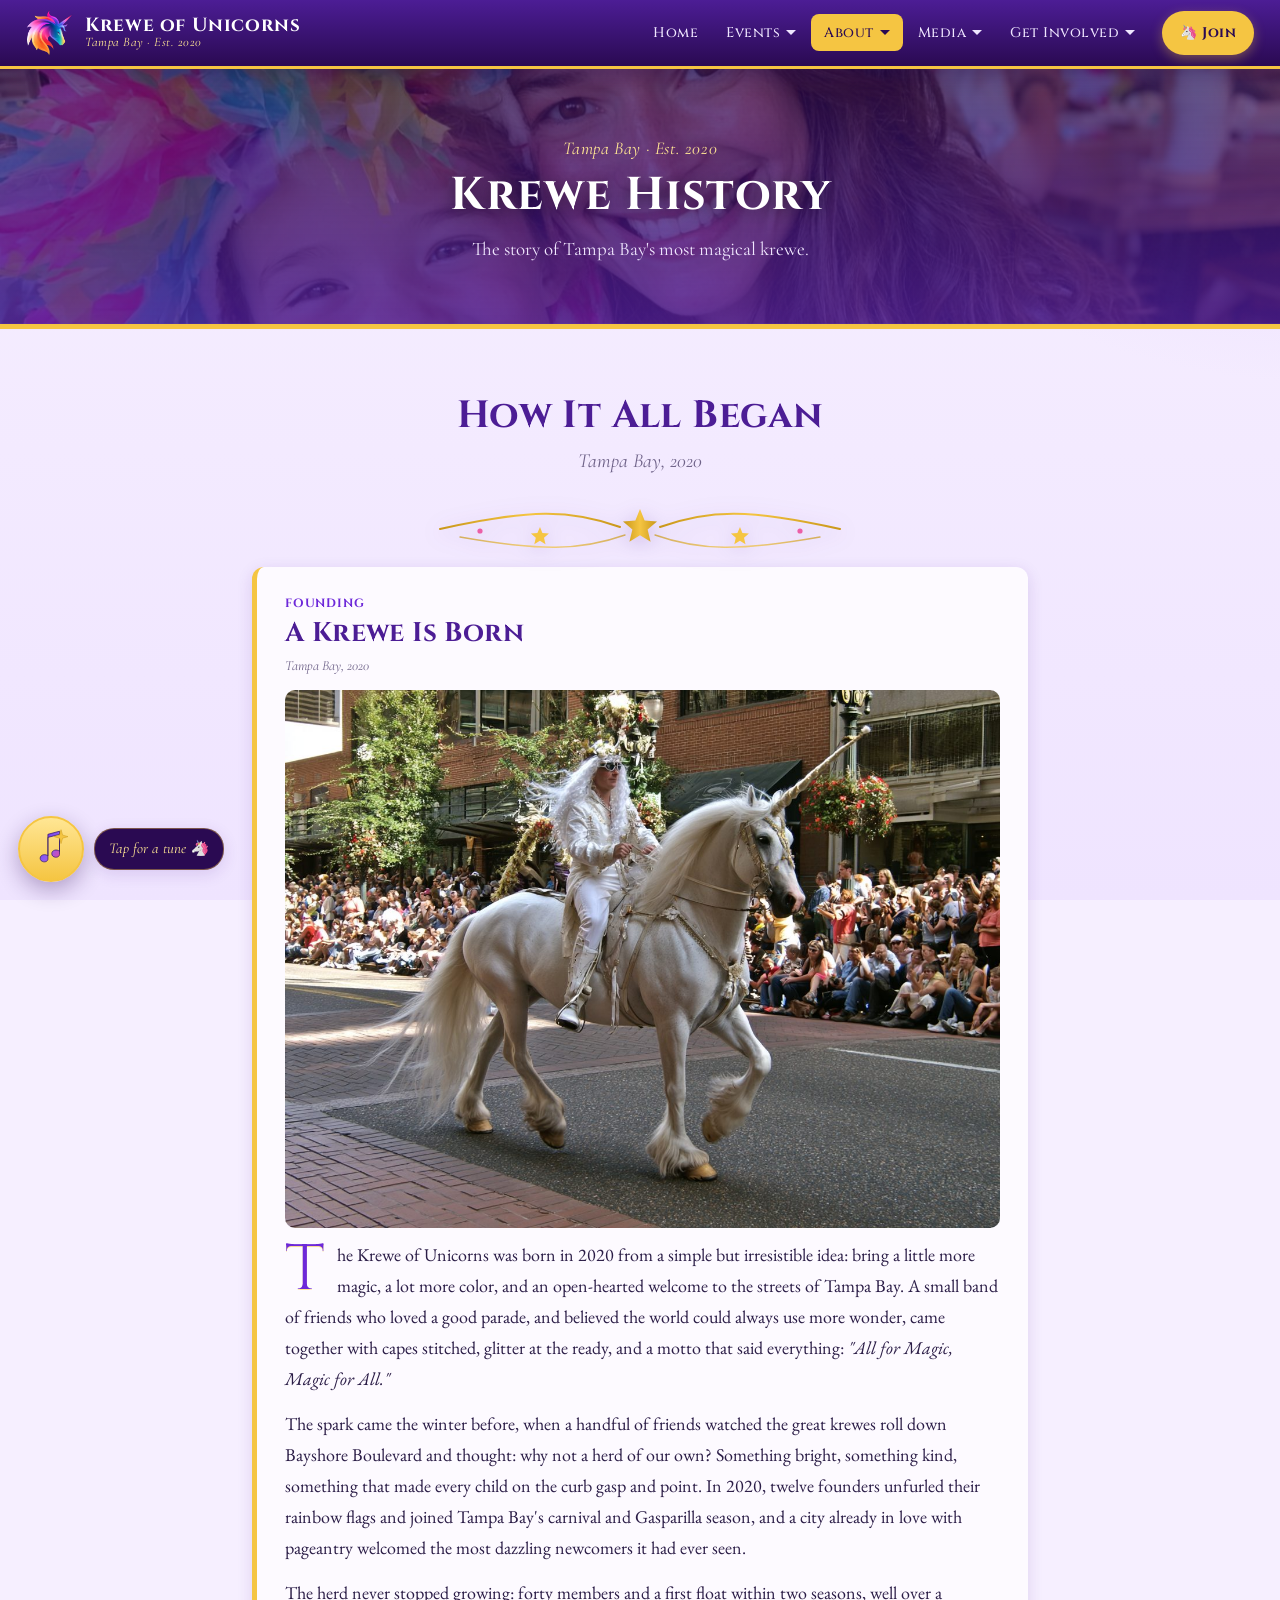
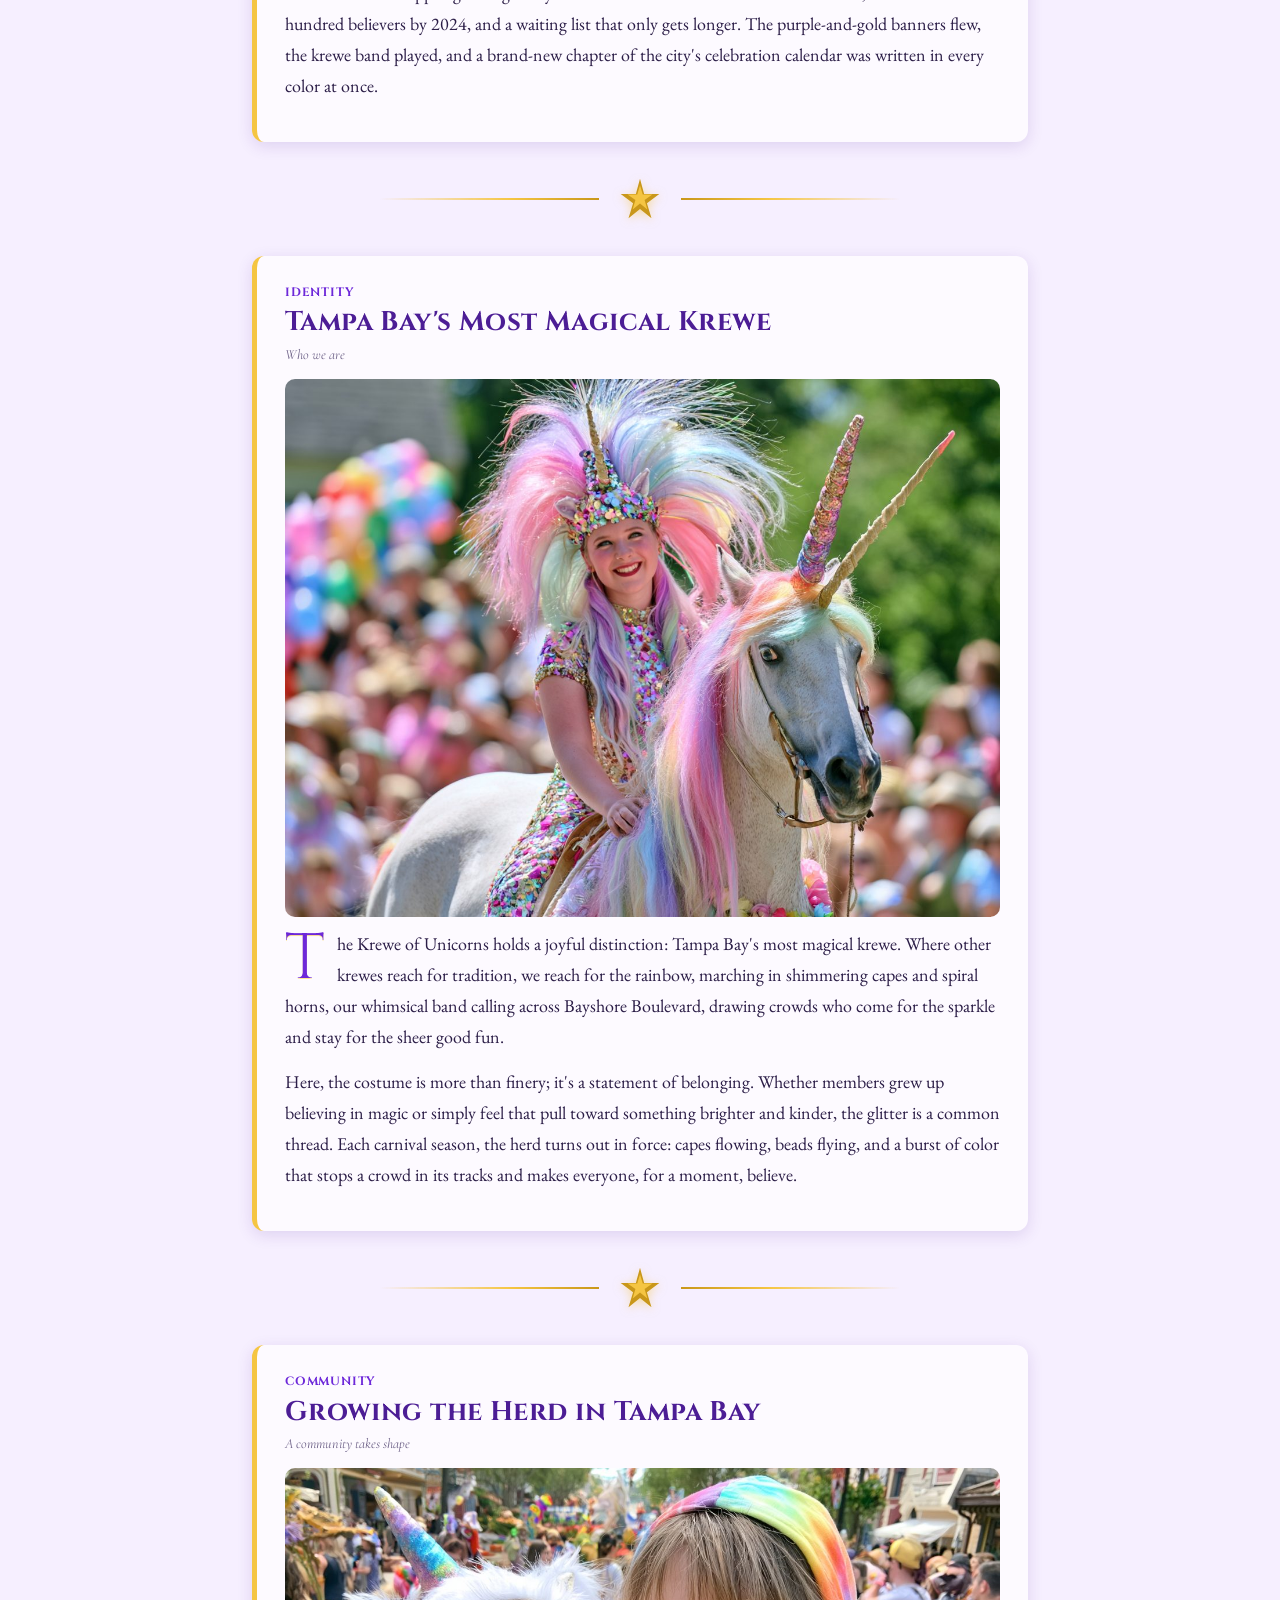
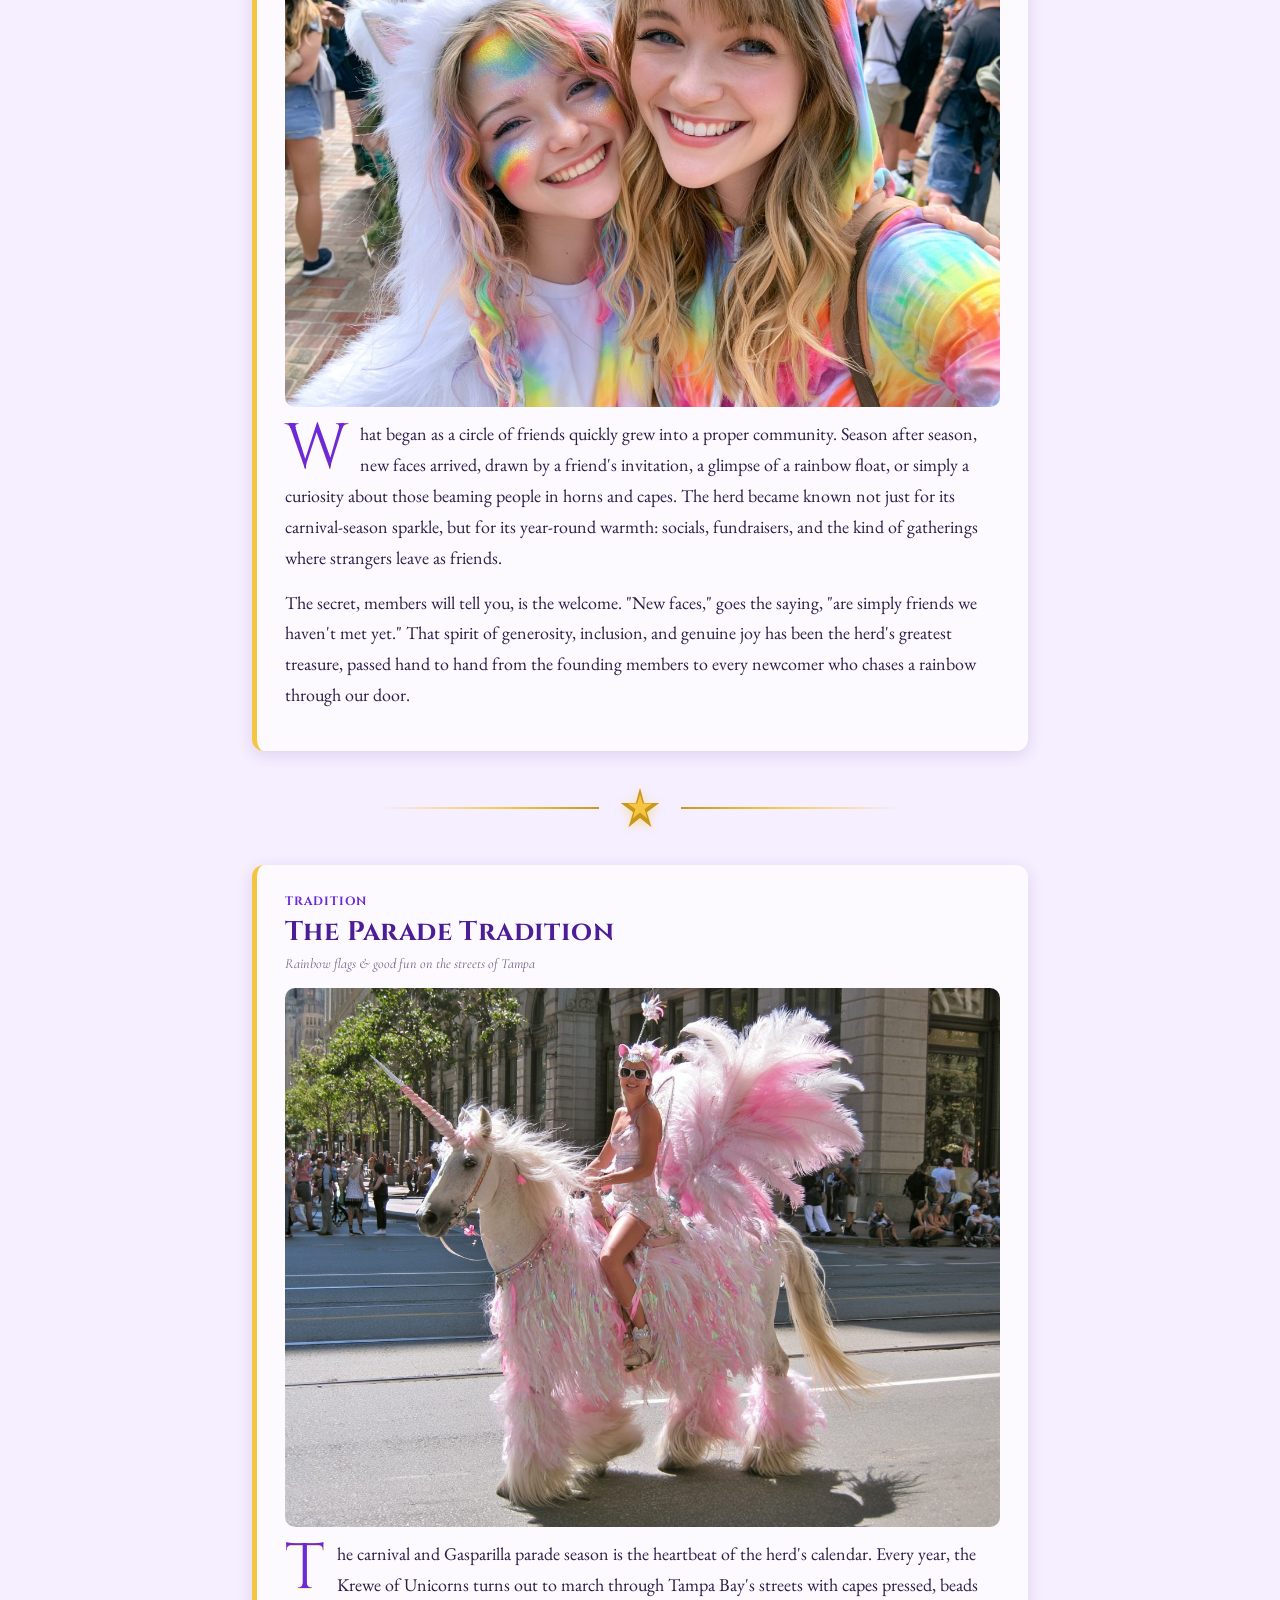
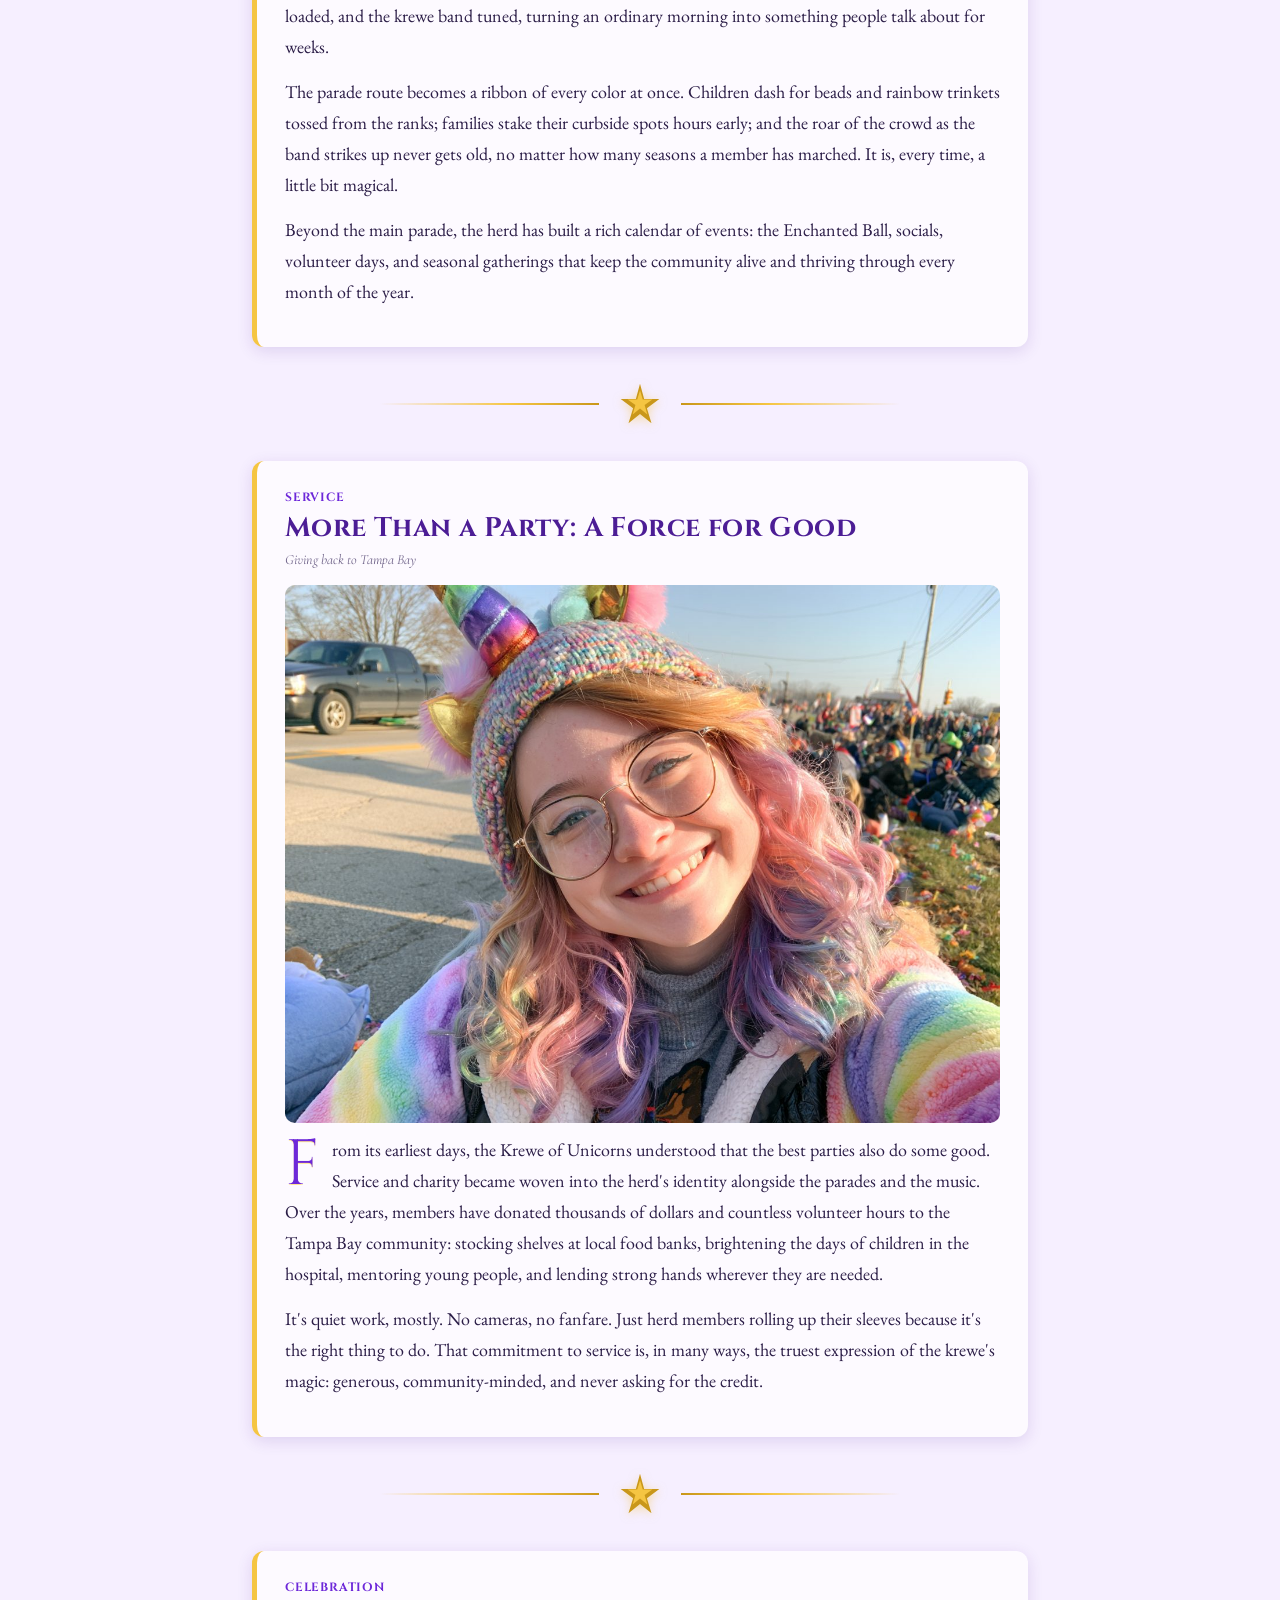
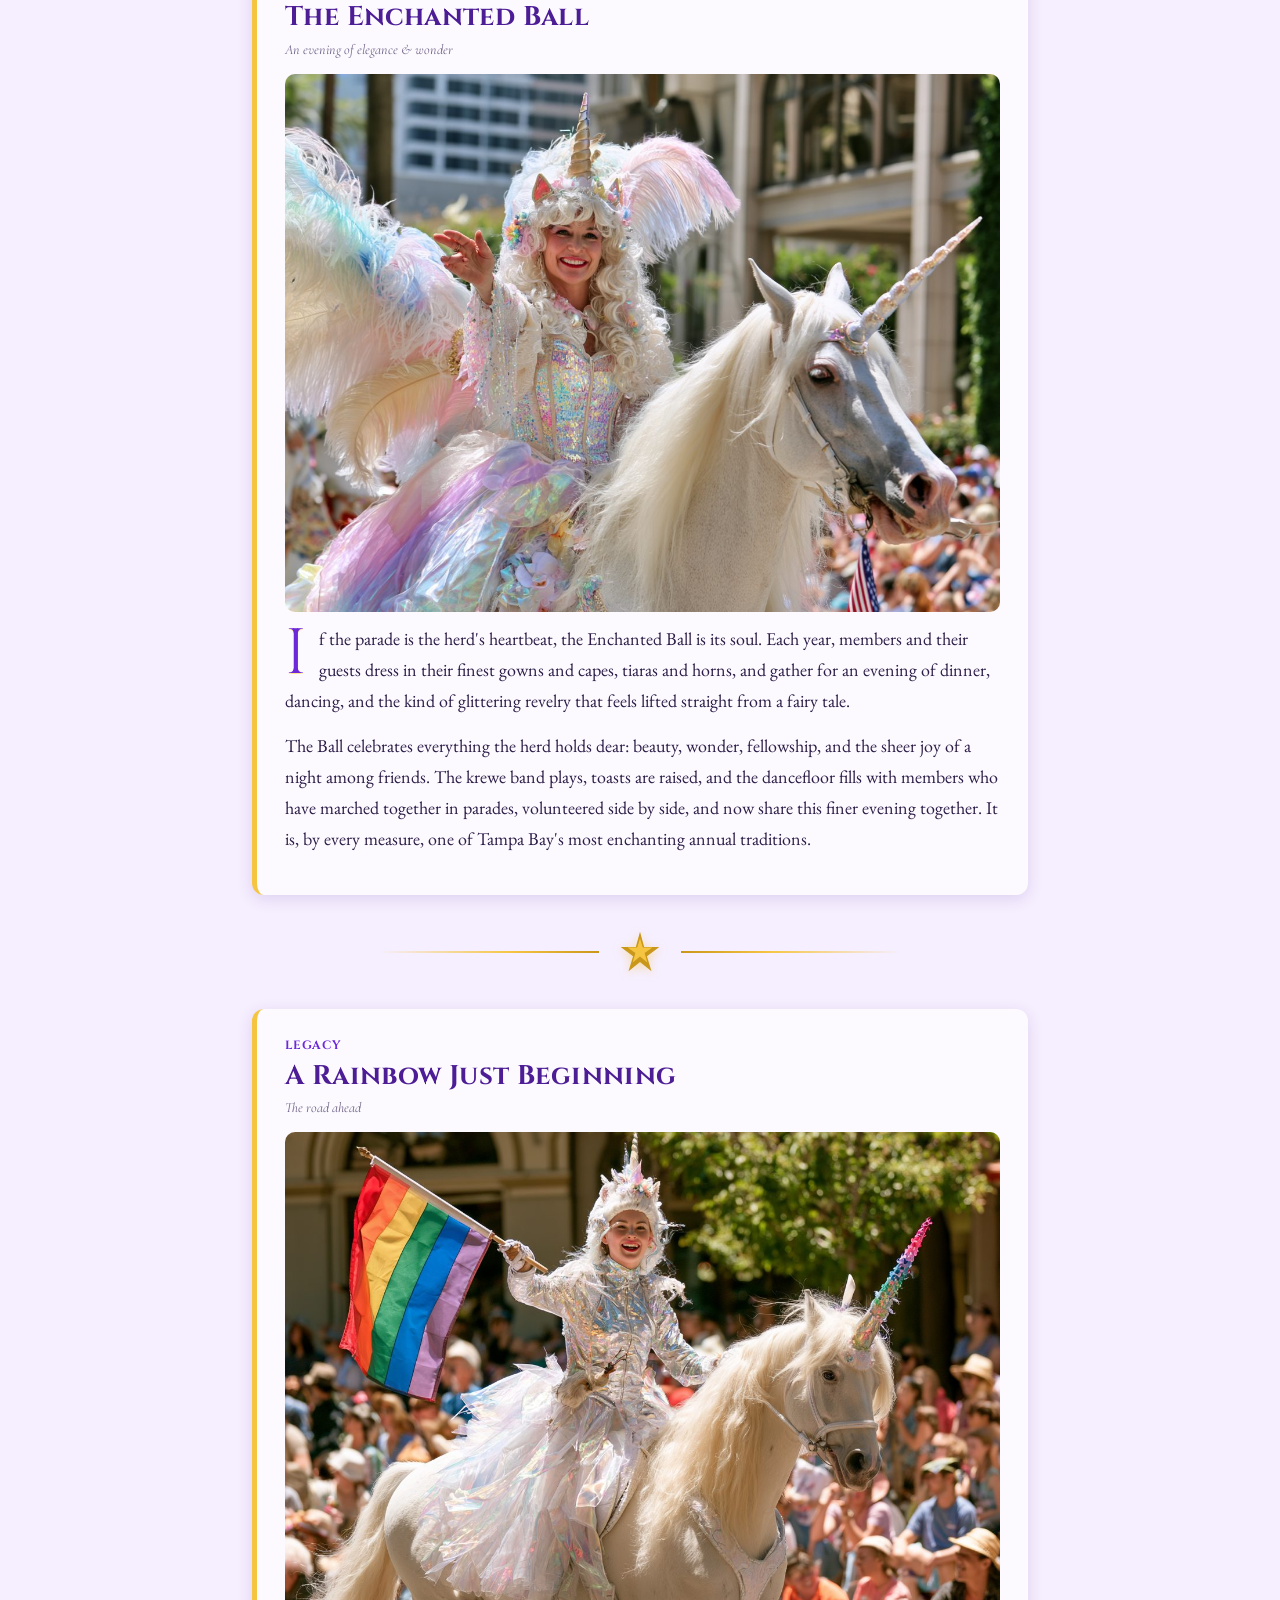
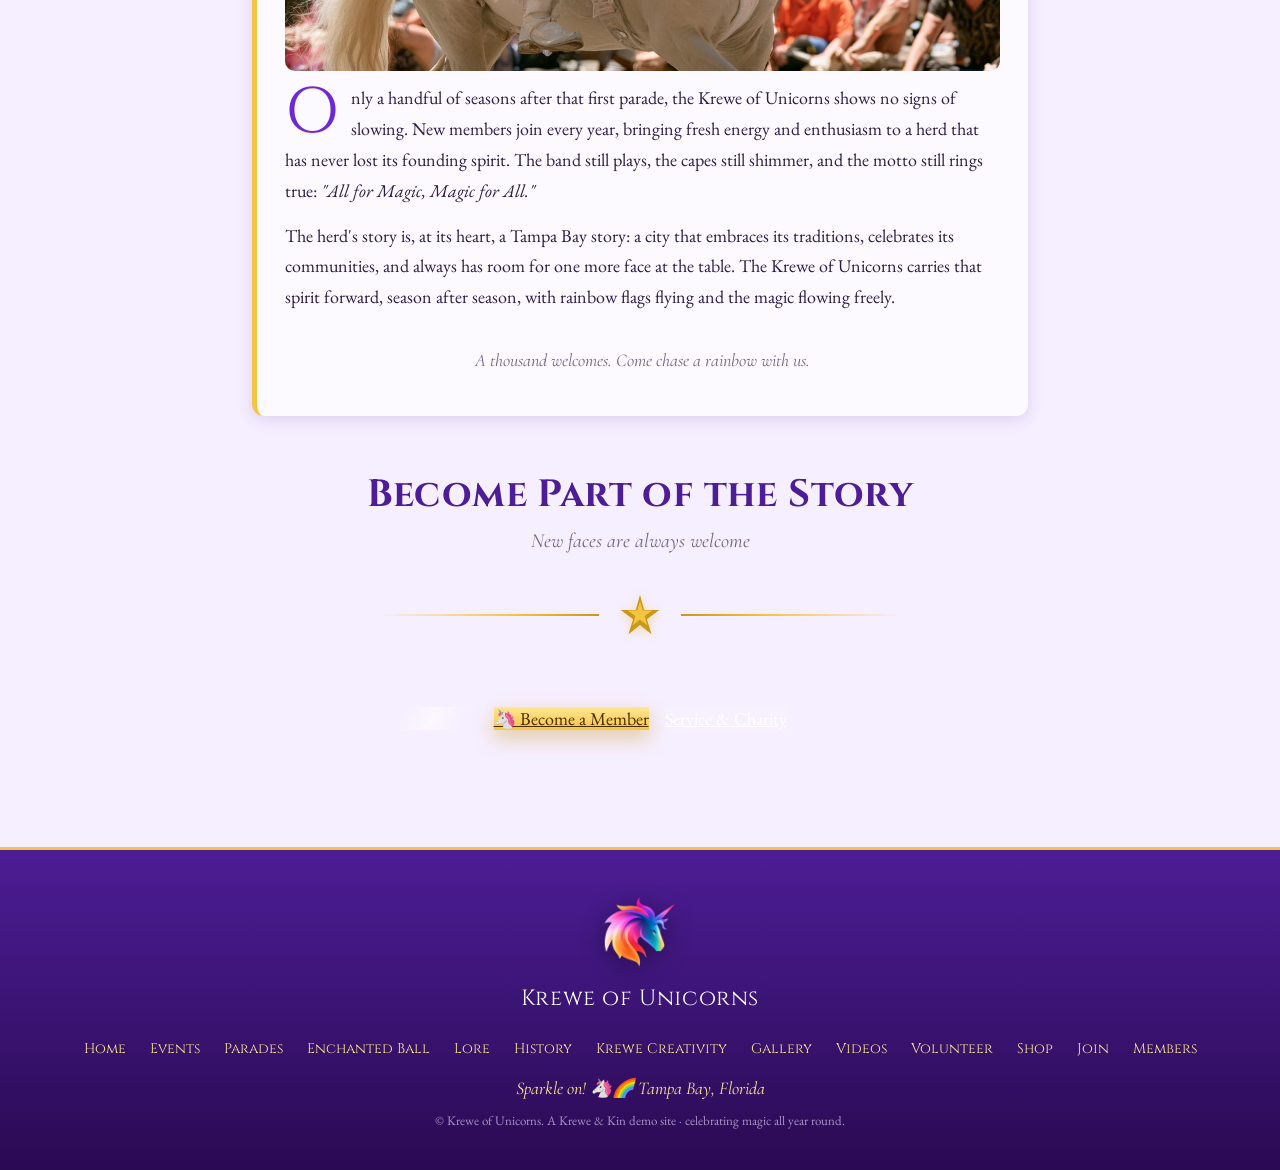
<file: krewe-history.html>
<!DOCTYPE html>
<html lang="en">
<head>
<meta charset="UTF-8" />
<meta name="viewport" content="width=device-width, initial-scale=1.0" />
<link rel="icon" type="image/png" href="assets/img/logo-unicorn.png" />
<title>Krewe of Unicorns · Krewe History</title>
<meta name="description" content="The story of the Krewe of Unicorns, Tampa Bay's most magical krewe, founded in 2020." />
<link rel="preconnect" href="https://fonts.googleapis.com">
<link rel="preconnect" href="https://fonts.gstatic.com" crossorigin>
<link href="https://fonts.googleapis.com/css2?family=Cinzel:wght@500;600;700&family=Cormorant+Garamond:ital,wght@0,500;0,600;1,500;1,600&family=EB+Garamond:ital@0;1&display=swap" rel="stylesheet">
<link rel="stylesheet" href="assets/krewe.css" />
</head>
<body>

  <!-- NAV -->
  <nav class="krewe-nav" aria-label="Primary">
    <a class="brand" href="index.html">
      <img src="assets/img/logo-unicorn.png" alt="Krewe of Unicorns emblem" />
      <span class="name"><b>Krewe of Unicorns</b><small>Tampa Bay · Est. 2020</small></span>
    </a>
    <button class="nav-toggle" id="kreweNavToggle" aria-label="Open menu" aria-controls="kreweMenu" aria-expanded="false">
      <span class="nav-toggle-bars" aria-hidden="true"><i></i><i></i><i></i></span>
    </button>
    <div class="krewe-menu" id="kreweMenu">
      <ul class="krewe-links">
        <li><a href="index.html" data-nav="index.html">Home</a></li>
        <li class="nav-group">
          <button class="nav-group-btn" aria-haspopup="true" aria-expanded="false">Events <span class="caret"></span></button>
          <ul class="nav-dropdown">
            <li><a href="event-signup.html" data-nav="event-signup.html">Upcoming Events</a></li>
            <li><a href="parades.html" data-nav="parades.html">Parades</a></li>
            <li><a href="enchanted-ball.html" data-nav="enchanted-ball.html">Enchanted Ball</a></li>
          </ul>
        </li>
        <li class="nav-group">
          <button class="nav-group-btn" aria-haspopup="true" aria-expanded="false">About <span class="caret"></span></button>
          <ul class="nav-dropdown">
            <li><a href="learn.html" data-nav="learn.html">Unicorn Lore</a></li>
            <li><a href="krewe-history.html" data-nav="krewe-history.html">Krewe History</a></li>
            <li><a href="poetry.html" data-nav="poetry.html">Krewe Creativity</a></li>
          </ul>
        </li>
        <li class="nav-group">
          <button class="nav-group-btn" aria-haspopup="true" aria-expanded="false">Media <span class="caret"></span></button>
          <ul class="nav-dropdown">
            <li><a href="gallery.html" data-nav="gallery.html">Photo Gallery</a></li>
            <li><a href="videos.html" data-nav="videos.html">Videos</a></li>
            <li><a href="share.html" data-nav="share.html">Share Yours</a></li>
          </ul>
        </li>
        <li class="nav-group">
          <button class="nav-group-btn" aria-haspopup="true" aria-expanded="false">Get Involved <span class="caret"></span></button>
          <ul class="nav-dropdown">
            <li><a href="volunteer.html" data-nav="volunteer.html">Volunteer</a></li>
            <li><a href="store.html" data-nav="store.html">Shop</a></li>
            <li><a href="members.html" data-nav="members.html">Members Area</a></li>
          </ul>
        </li>
      </ul>
      <a class="nav-cta" href="membership-application.html" data-nav="membership-application.html">🦄 Join</a>
    </div>
  </nav>

  <header class="page-head">
  <div class="ph-bg" style="background-image:url('assets/img/photos/parade-06.jpg')"></div>
  <p class="eyebrow">Tampa Bay &middot; Est. 2020</p>
  <h1>Krewe History</h1>
  <p class="sub">The story of Tampa Bay's most magical krewe.</p>
  </header>

  <main class="wrap narrow">

  <!-- Origin Story -->
  <div class="section-title">
  <h2>How It All Began</h2>
  <p class="sub">Tampa Bay, 2020</p>
  </div>
  <div class="banner-flourish" aria-hidden="true"></div>

  <article class="article">
  <div class="cat">Founding</div>
  <h2>A Krewe Is Born</h2>
  <div class="by">Tampa Bay, 2020</div>
  <img src="assets/img/photos/parade-05.jpg" alt="The founding members of the Krewe of Unicorns at one of their first parades" />
  <p class="dropcap">The Krewe of Unicorns was born in 2020 from a simple but irresistible idea: bring a little more magic, a lot more color, and an open-hearted welcome to the streets of Tampa Bay. A small band of friends who loved a good parade, and believed the world could always use more wonder, came together with capes stitched, glitter at the ready, and a motto that said everything: <em>"All for Magic, Magic for All."</em></p>
  <p>The spark came the winter before, when a handful of friends watched the great krewes roll down Bayshore Boulevard and thought: why not a herd of our own? Something bright, something kind, something that made every child on the curb gasp and point. In 2020, twelve founders unfurled their rainbow flags and joined Tampa Bay's carnival and Gasparilla season, and a city already in love with pageantry welcomed the most dazzling newcomers it had ever seen.</p>
  <p>The herd never stopped growing: forty members and a first float within two seasons, well over a hundred believers by 2024, and a waiting list that only gets longer. The purple-and-gold banners flew, the krewe band played, and a brand-new chapter of the city's celebration calendar was written in every color at once.</p>
  </article>

  <div class="knot-divider"><span class="knot"></span></div>

  <!-- Mission & Identity -->
  <article class="article">
  <div class="cat">Identity</div>
  <h2>Tampa Bay's Most Magical Krewe</h2>
  <div class="by">Who we are</div>
  <img src="assets/img/photos/parade-01.jpg" alt="Krewe of Unicorns members in glittering capes and horn headbands celebrating on the Tampa parade route" />
  <p class="dropcap">The Krewe of Unicorns holds a joyful distinction: Tampa Bay's most magical krewe. Where other krewes reach for tradition, we reach for the rainbow, marching in shimmering capes and spiral horns, our whimsical band calling across Bayshore Boulevard, drawing crowds who come for the sparkle and stay for the sheer good fun.</p>
  <p>Here, the costume is more than finery; it's a statement of belonging. Whether members grew up believing in magic or simply feel that pull toward something brighter and kinder, the glitter is a common thread. Each carnival season, the herd turns out in force: capes flowing, beads flying, and a burst of color that stops a crowd in its tracks and makes everyone, for a moment, believe.</p>
  </article>

  <div class="knot-divider"><span class="knot"></span></div>

  <!-- Growth & Community -->
  <article class="article">
  <div class="cat">Community</div>
  <h2>Growing the Herd in Tampa Bay</h2>
  <div class="by">A community takes shape</div>
  <img src="assets/img/photos/parade-04.jpg" alt="A large group of Krewe of Unicorns members gathered in a sunlit meadow of wildflowers" />
  <p class="dropcap">What began as a circle of friends quickly grew into a proper community. Season after season, new faces arrived, drawn by a friend's invitation, a glimpse of a rainbow float, or simply a curiosity about those beaming people in horns and capes. The herd became known not just for its carnival-season sparkle, but for its year-round warmth: socials, fundraisers, and the kind of gatherings where strangers leave as friends.</p>
  <p>The secret, members will tell you, is the welcome. "New faces," goes the saying, "are simply friends we haven't met yet." That spirit of generosity, inclusion, and genuine joy has been the herd's greatest treasure, passed hand to hand from the founding members to every newcomer who chases a rainbow through our door.</p>
  </article>

  <div class="knot-divider"><span class="knot"></span></div>

  <!-- Parades & Traditions -->
  <article class="article">
  <div class="cat">Tradition</div>
  <h2>The Parade Tradition</h2>
  <div class="by">Rainbow flags &amp; good fun on the streets of Tampa</div>
  <img src="assets/img/photos/parade-10.jpg" alt="A rainbow-decked parade float rolling past a cheering Tampa Bay crowd" />
  <p class="dropcap">The carnival and Gasparilla parade season is the heartbeat of the herd's calendar. Every year, the Krewe of Unicorns turns out to march through Tampa Bay's streets with capes pressed, beads loaded, and the krewe band tuned, turning an ordinary morning into something people talk about for weeks.</p>
  <p>The parade route becomes a ribbon of every color at once. Children dash for beads and rainbow trinkets tossed from the ranks; families stake their curbside spots hours early; and the roar of the crowd as the band strikes up never gets old, no matter how many seasons a member has marched. It is, every time, a little bit magical.</p>
  <p>Beyond the main parade, the herd has built a rich calendar of events: the Enchanted Ball, socials, volunteer days, and seasonal gatherings that keep the community alive and thriving through every month of the year.</p>
  </article>

  <div class="knot-divider"><span class="knot"></span></div>

  <!-- Service & Charity -->
  <article class="article">
  <div class="cat">Service</div>
  <h2>More Than a Party: A Force for Good</h2>
  <div class="by">Giving back to Tampa Bay</div>
  <img src="assets/img/photos/parade-11.jpg" alt="Krewe of Unicorns members volunteering together at a community service event" />
  <p class="dropcap">From its earliest days, the Krewe of Unicorns understood that the best parties also do some good. Service and charity became woven into the herd's identity alongside the parades and the music. Over the years, members have donated thousands of dollars and countless volunteer hours to the Tampa Bay community: stocking shelves at local food banks, brightening the days of children in the hospital, mentoring young people, and lending strong hands wherever they are needed.</p>
  <p>It's quiet work, mostly. No cameras, no fanfare. Just herd members rolling up their sleeves because it's the right thing to do. That commitment to service is, in many ways, the truest expression of the krewe's magic: generous, community-minded, and never asking for the credit.</p>
  </article>

  <div class="knot-divider"><span class="knot"></span></div>

  <!-- Enchanted Ball -->
  <article class="article">
  <div class="cat">Celebration</div>
  <h2>The Enchanted Ball</h2>
  <div class="by">An evening of elegance &amp; wonder</div>
  <img src="assets/img/photos/parade-03.jpg" alt="A Krewe of Unicorns member in elegant costume on parade day" />
  <p class="dropcap">If the parade is the herd's heartbeat, the Enchanted Ball is its soul. Each year, members and their guests dress in their finest gowns and capes, tiaras and horns, and gather for an evening of dinner, dancing, and the kind of glittering revelry that feels lifted straight from a fairy tale.</p>
  <p>The Ball celebrates everything the herd holds dear: beauty, wonder, fellowship, and the sheer joy of a night among friends. The krewe band plays, toasts are raised, and the dancefloor fills with members who have marched together in parades, volunteered side by side, and now share this finer evening together. It is, by every measure, one of Tampa Bay's most enchanting annual traditions.</p>
  </article>

  <div class="knot-divider"><span class="knot"></span></div>

  <!-- Looking Forward -->
  <article class="article">
  <div class="cat">Legacy</div>
  <h2>A Rainbow Just Beginning</h2>
  <div class="by">The road ahead</div>
  <img src="assets/img/photos/parade-16.jpg" alt="Krewe of Unicorns members marching in full rainbow regalia behind a glittering float" />
  <p class="dropcap">Only a handful of seasons after that first parade, the Krewe of Unicorns shows no signs of slowing. New members join every year, bringing fresh energy and enthusiasm to a herd that has never lost its founding spirit. The band still plays, the capes still shimmer, and the motto still rings true: <em>"All for Magic, Magic for All."</em></p>
  <p>The herd's story is, at its heart, a Tampa Bay story: a city that embraces its traditions, celebrates its communities, and always has room for one more face at the table. The Krewe of Unicorns carries that spirit forward, season after season, with rainbow flags flying and the magic flowing freely.</p>
  <p style="text-align:center;font-family:var(--fancy);font-style:italic;color:var(--muted);margin-top:2rem;">
  <em>A thousand welcomes. Come chase a rainbow with us.</em>
  </p>
  </article>

  <!-- CTA -->
  <div class="section-title" style="margin-top:56px;">
  <h2>Become Part of the Story</h2>
  <p class="sub">New faces are always welcome</p>
  </div>
  <div class="knot-divider"><span class="knot"></span></div>
  <div style="text-align:center;padding:2rem 0 3rem;">
  <a href="membership-application.html" class="btn-primary">🦄 Become a Member</a>
  &nbsp;&nbsp;
  <a href="volunteer.html" class="btn-outline">Service &amp; Charity</a>
  </div>

  </main>

  <!-- FOOTER -->
  <footer class="krewe-foot">
  <img class="fimg" src="assets/img/logo-unicorn.png" alt="" />
  <div class="fname">Krewe of Unicorns</div>
  <div class="flinks">
<a href="index.html">Home</a>
<a href="event-signup.html">Events</a>
<a href="parades.html">Parades</a>
<a href="enchanted-ball.html">Enchanted Ball</a>
<a href="learn.html">Lore</a>
<a href="krewe-history.html">History</a>
<a href="poetry.html">Krewe Creativity</a>
<a href="gallery.html">Gallery</a>
<a href="videos.html">Videos</a>
<a href="volunteer.html">Volunteer</a>
<a href="store.html">Shop</a>
<a href="membership-application.html">Join</a>
<a href="members.html">Members</a>
  </div>
  <div class="slainte">Sparkle on! 🦄🌈 Tampa Bay, Florida</div>
  <div class="fine">© Krewe of Unicorns. A Krewe &amp; Kin demo site · celebrating magic all year round.</div>
  </footer>

  <!-- MUSIC PLAYER -->
  <div class="krewe-music" id="krewePlayer">
  <audio id="kreweAudio" src="assets/audio/krewe-theme.wav" loop preload="auto"></audio>
  <button id="kreweMusicBtn" aria-label="Play background music" aria-pressed="false" title="Play our krewe tune">
  <span class="bars"><i></i><i></i><i></i><i></i></span>
  </button>
  <span class="label" id="kreweMusicLabel">Tap for a tune 🦄</span>
  </div>
  <script src="assets/krewe.js" defer></script>
  </body>
  </html>
</file>
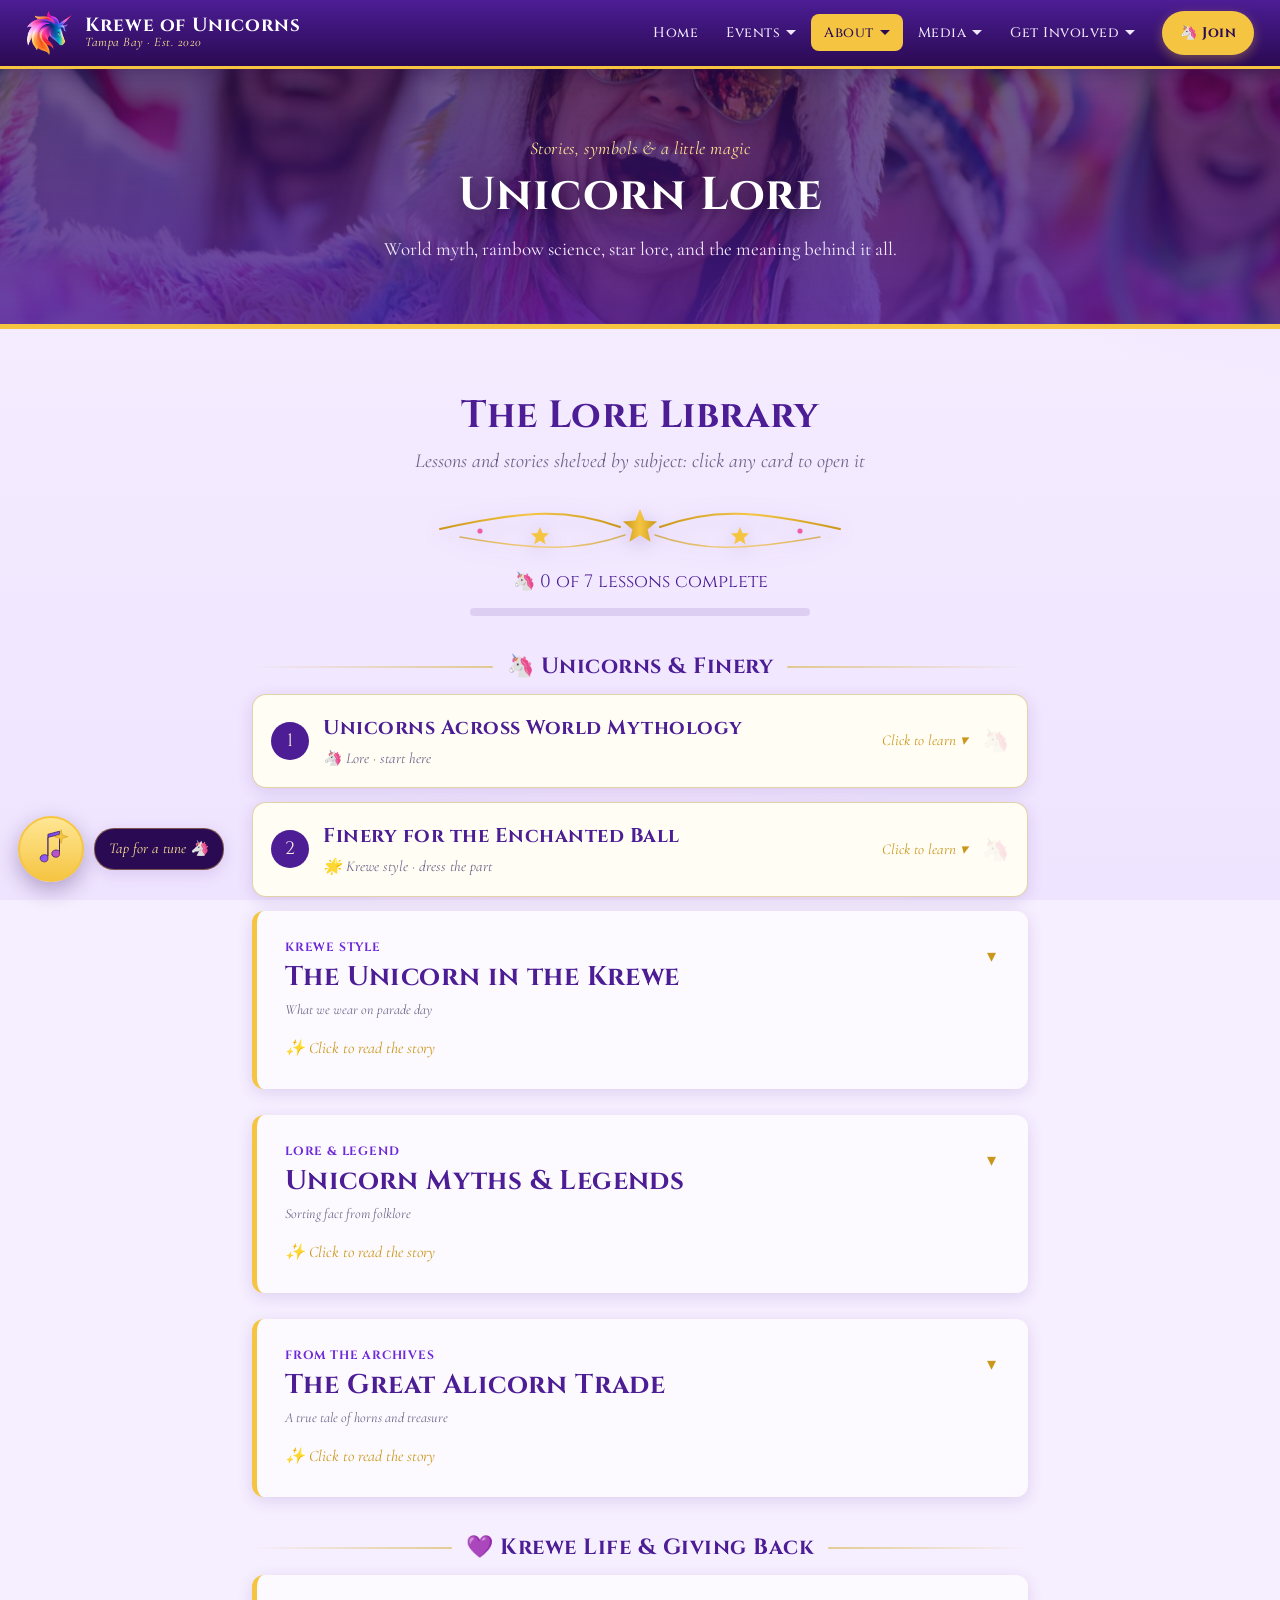
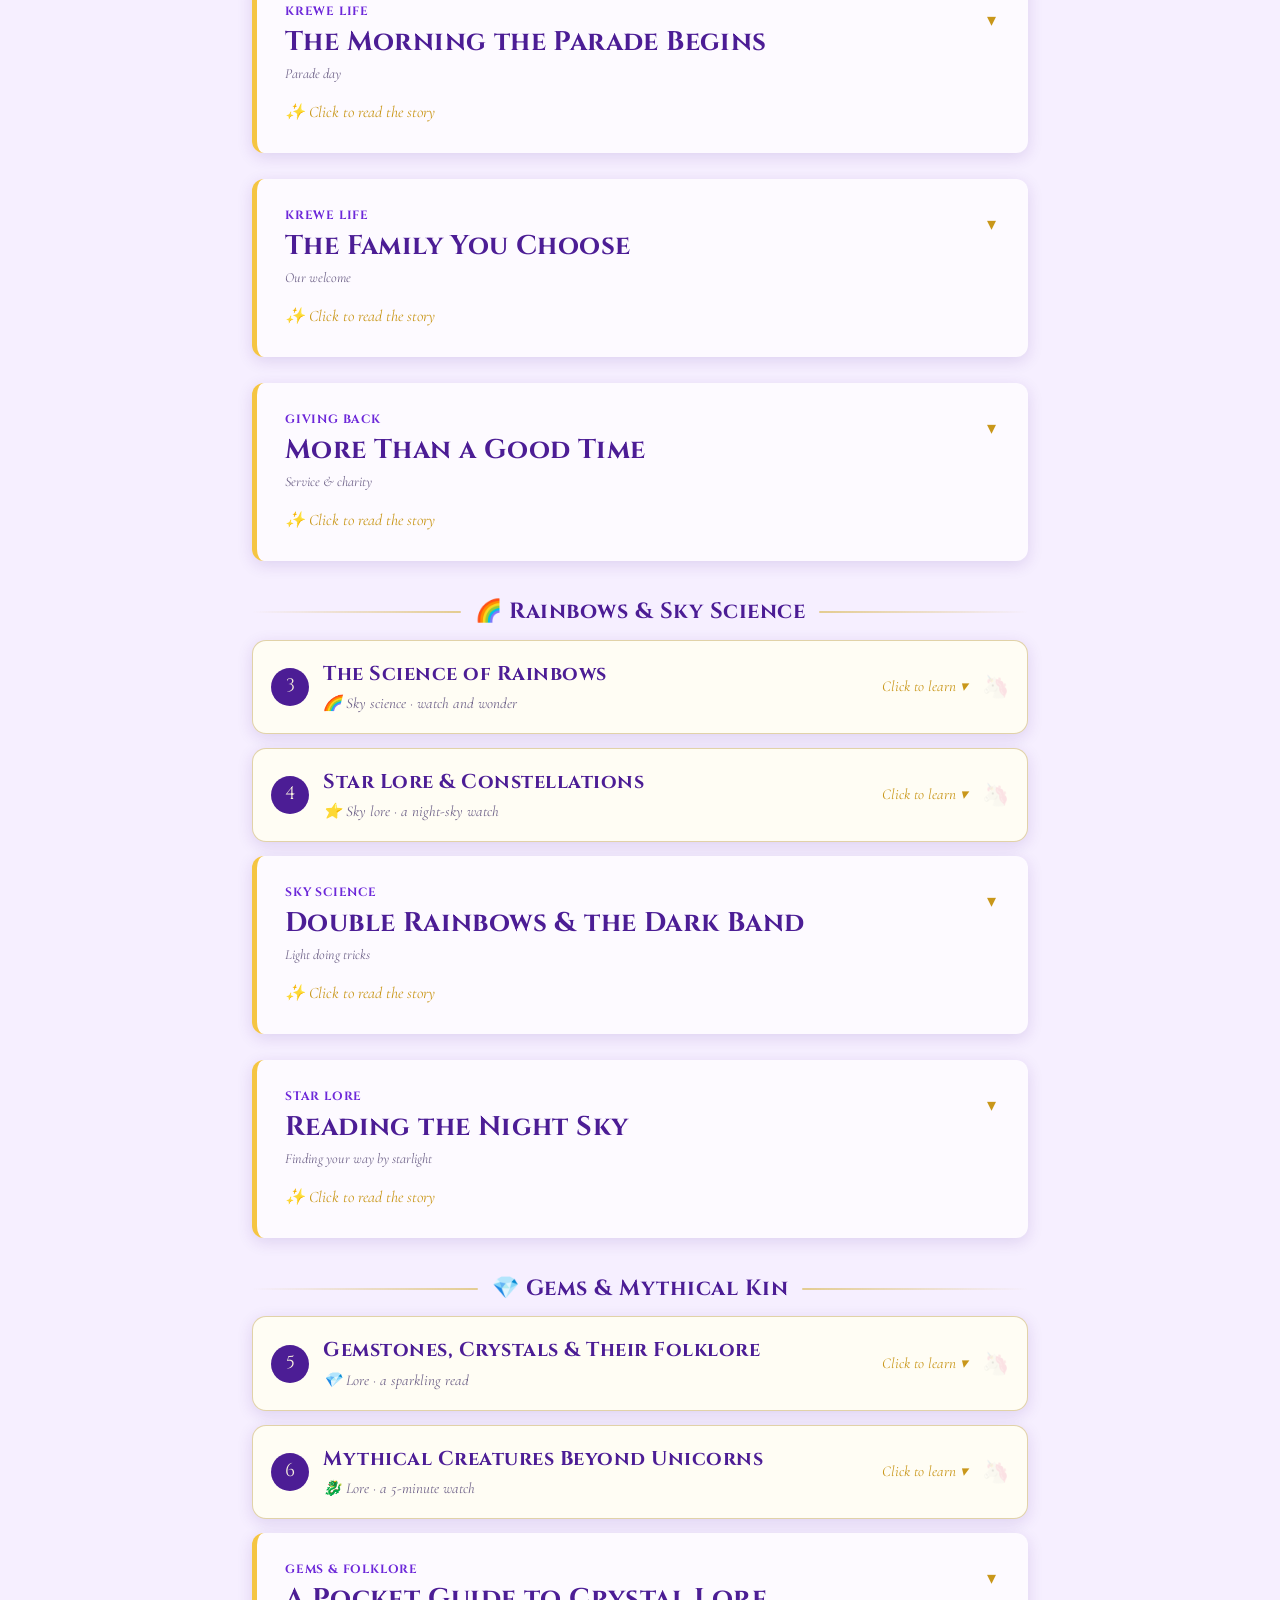
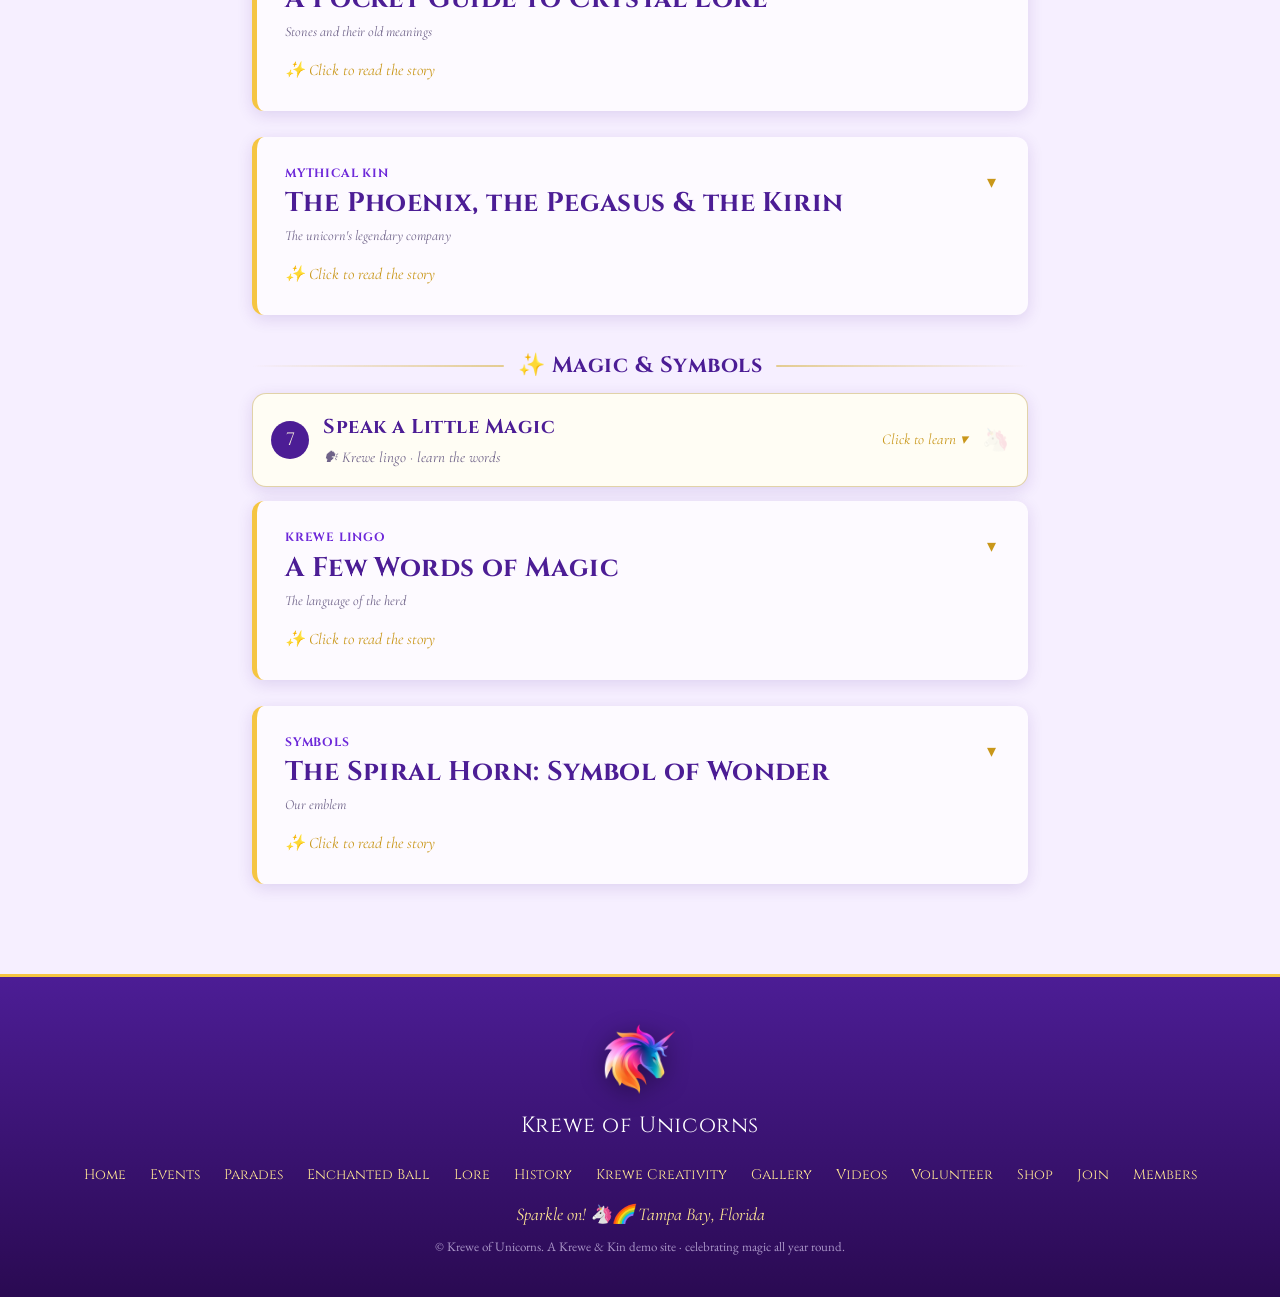
<file: learn.html>
<!DOCTYPE html>
<html lang="en">
<head>
<meta charset="UTF-8" />
<meta name="viewport" content="width=device-width, initial-scale=1.0" />
<link rel="icon" type="image/png" href="assets/img/logo-unicorn.png" />
<title>Krewe of Unicorns · Unicorn Lore</title>
<meta name="description" content="Unicorn lore, world mythology, the science of rainbows, star lore, gemstones, and a little magic: learn with the Krewe of Unicorns, plus warm stories from our Tampa Bay herd." />
<link rel="preconnect" href="https://fonts.googleapis.com">
<link rel="preconnect" href="https://fonts.gstatic.com" crossorigin>
<link href="https://fonts.googleapis.com/css2?family=Cinzel:wght@500;600;700&family=Cormorant+Garamond:ital,wght@0,500;0,600;1,500;1,600&family=EB+Garamond:ital@0;1&display=swap" rel="stylesheet">
<link rel="stylesheet" href="assets/krewe.css" />
<style>
/* ---- The Lore Library (learning modules) ---- */
.hs-progress{text-align:center;font-family:var(--display);color:var(--green-800);font-size:18px;margin:0 0 18px;}
.hs-mod{background:#fffdf4;border:1px solid rgba(168,128,28,.35);border-radius:14px;box-shadow:var(--shadow-sm);margin:0 0 14px;overflow:hidden;}
.hs-mod summary{display:flex;align-items:center;gap:14px;padding:16px 18px;cursor:pointer;list-style:none;}
.hs-mod summary::-webkit-details-marker{display:none;}
.hs-num{flex:0 0 38px;height:38px;border-radius:50%;background:var(--green-800);color:#f6efdc;display:flex;align-items:center;justify-content:center;font-family:var(--display);font-size:18px;}
.hs-t{flex:1;display:flex;flex-direction:column;}
.hs-t b{font-family:var(--display);color:var(--green-800);font-size:20px;letter-spacing:.5px;}
.hs-t small{color:var(--muted);font-family:var(--fancy);font-style:italic;font-size:15px;}
.hs-badge{opacity:.15;font-size:22px;transition:opacity .3s;}
.hs-mod.done .hs-badge{opacity:1;}
.hs-mod.done .hs-num{background:var(--gold);color:#4c1d95;}
.hs-body{padding:4px 20px 20px;border-top:1px dashed rgba(168,128,28,.35);}
.hs-learn h4{font-family:var(--display);color:var(--green-800);margin:14px 0 6px;font-size:15px;text-transform:uppercase;letter-spacing:1px;}
.hs-learn ul{margin:0 0 14px;padding-left:20px;}
.hs-learn li{margin:4px 0;}
.hs-video{margin:8px 0 4px;}
.hs-play{position:relative;display:block;width:100%;padding:0;border:0;cursor:pointer;border-radius:12px;overflow:hidden;box-shadow:var(--shadow-sm);background:#1a1030;}
.hs-play img{display:block;width:100%;aspect-ratio:16/9;object-fit:cover;opacity:.9;}
.hs-playbtn{position:absolute;top:50%;left:50%;transform:translate(-50%,-50%);width:64px;height:64px;border-radius:50%;background:rgba(76,29,149,.92);color:#f6efdc;display:flex;align-items:center;justify-content:center;font-size:24px;padding-left:5px;border:2px solid var(--gold);}
.hs-play:hover .hs-playbtn{background:var(--green-700);}
.hs-demo-note{display:flex;align-items:center;justify-content:center;text-align:center;aspect-ratio:16/9;width:100%;border-radius:12px;box-shadow:var(--shadow-sm);background:linear-gradient(135deg,#2a1a52,#4c1d95);color:#f6efdc;font-family:var(--fancy);font-style:italic;font-size:20px;padding:20px;}
.hs-credit{display:block;text-align:center;color:var(--muted);font-size:12.5px;margin-top:6px;}
.hs-fact{background:rgba(76,29,149,.06);border-left:3px solid var(--gold);padding:10px 14px;border-radius:0 10px 10px 0;margin:14px 0;}
.hs-q{margin:0 0 8px;}
.hs-opts{display:flex;flex-wrap:wrap;gap:8px;}
.hs-opts button{font:inherit;padding:8px 14px;border-radius:20px;border:1px solid rgba(168,128,28,.5);background:#fff;cursor:pointer;}
.hs-opts button:hover{background:rgba(212,175,55,.15);}
.hs-opts button.right{background:var(--green-800);color:#f6efdc;border-color:var(--green-800);}
.hs-opts button.wrong{background:#b3452e;color:#fff;border-color:#b3452e;}
.hs-verdict{min-height:1.2em;font-family:var(--fancy);font-style:italic;color:var(--green-800);font-size:18px;margin:8px 0 0;}
.hs-phrases{display:grid;gap:8px;margin:8px 0 14px;}
.hs-ph{display:flex;align-items:center;gap:12px;background:#fff;border:1px solid rgba(168,128,28,.3);border-radius:10px;padding:10px 14px;}
.ph-w{min-width:230px;}
.ph-w i{color:var(--muted);font-size:14px;}
.ph-m{color:#3a3340;}
@media(max-width:640px){ .hs-ph{flex-wrap:wrap;} .ph-w{min-width:0;} }
.hs-more{margin-left:auto;flex:0 0 auto;color:var(--gold-deep);font-family:var(--fancy);font-style:italic;font-size:15px;white-space:nowrap;}
details[open] > summary .hs-more{display:none;}
.hs-terms{display:flex;flex-wrap:wrap;align-items:center;gap:6px;margin:12px 0 4px;}
.hs-terms span{background:rgba(76,29,149,.08);border:1px solid rgba(76,29,149,.18);color:var(--green-800);border-radius:14px;padding:3px 10px;font-size:13.5px;}
.hs-terms .lbl{background:none;border:0;color:var(--muted);font-family:var(--display);text-transform:uppercase;letter-spacing:1px;font-size:12px;padding:0;}
.hs-goto{display:inline-block;margin-top:12px;font-weight:600;}
.arch summary{cursor:pointer;list-style:none;}
.arch summary::-webkit-details-marker{display:none;}
.arch-hint{display:inline-block;margin-top:2px;color:var(--gold-deep);font-family:var(--fancy);font-style:italic;font-size:16px;}
details[open] > summary .arch-hint{display:none;}
.arch-body{margin-top:8px;}
.lib-cat{display:flex;align-items:center;gap:14px;margin:38px 0 14px;}
.lib-cat h3{margin:0;font-family:var(--display);color:var(--green-800);font-size:22px;letter-spacing:.5px;white-space:nowrap;}
.lib-cat::before,.lib-cat::after{content:"";flex:1;height:2px;border-radius:2px;}
.lib-cat::before{background:linear-gradient(90deg,transparent,rgba(212,175,55,.55));}
.lib-cat::after{background:linear-gradient(90deg,rgba(212,175,55,.55),transparent);}
@media(max-width:560px){ .lib-cat h3{white-space:normal;font-size:19px;} }
/* visual polish */
.hs-mod{transition:box-shadow .25s ease;}
.hs-mod summary:hover{background:rgba(212,175,55,.08);}
.hs-mod[open]{box-shadow:var(--shadow);}
.hs-bar{max-width:340px;height:8px;margin:-8px auto 24px;background:rgba(76,29,149,.12);border-radius:6px;overflow:hidden;}
.hs-bar i{display:block;height:100%;width:0;background:linear-gradient(90deg,var(--green-700),var(--gold));border-radius:6px;transition:width .5s ease;}
.arch summary{position:relative;padding-right:30px;}
.arch summary:hover h2{color:var(--green-700);}
.arch-caret{position:absolute;right:4px;top:4px;color:var(--gold-deep);font-size:18px;transition:transform .25s ease;}
details[open] > summary .arch-caret{transform:rotate(180deg);}
.arch-body > img{max-height:460px;object-fit:cover;}
.article{transition:box-shadow .25s ease;}
.article:hover{box-shadow:var(--shadow);}
</style>
</head>
<body>

  <nav class="krewe-nav" aria-label="Primary">
    <a class="brand" href="index.html">
      <img src="assets/img/logo-unicorn.png" alt="Krewe of Unicorns emblem" />
      <span class="name"><b>Krewe of Unicorns</b><small>Tampa Bay · Est. 2020</small></span>
    </a>
    <button class="nav-toggle" id="kreweNavToggle" aria-label="Open menu" aria-controls="kreweMenu" aria-expanded="false">
      <span class="nav-toggle-bars" aria-hidden="true"><i></i><i></i><i></i></span>
    </button>
    <div class="krewe-menu" id="kreweMenu">
      <ul class="krewe-links">
        <li><a href="index.html" data-nav="index.html">Home</a></li>
        <li class="nav-group">
          <button class="nav-group-btn" aria-haspopup="true" aria-expanded="false">Events <span class="caret"></span></button>
          <ul class="nav-dropdown">
            <li><a href="event-signup.html" data-nav="event-signup.html">Upcoming Events</a></li>
            <li><a href="parades.html" data-nav="parades.html">Parades</a></li>
            <li><a href="enchanted-ball.html" data-nav="enchanted-ball.html">Enchanted Ball</a></li>
          </ul>
        </li>
        <li class="nav-group">
          <button class="nav-group-btn" aria-haspopup="true" aria-expanded="false">About <span class="caret"></span></button>
          <ul class="nav-dropdown">
            <li><a href="learn.html" data-nav="learn.html">Unicorn Lore</a></li>
            <li><a href="krewe-history.html" data-nav="krewe-history.html">Krewe History</a></li>
            <li><a href="poetry.html" data-nav="poetry.html">Krewe Creativity</a></li>
          </ul>
        </li>
        <li class="nav-group">
          <button class="nav-group-btn" aria-haspopup="true" aria-expanded="false">Media <span class="caret"></span></button>
          <ul class="nav-dropdown">
            <li><a href="gallery.html" data-nav="gallery.html">Photo Gallery</a></li>
            <li><a href="videos.html" data-nav="videos.html">Videos</a></li>
            <li><a href="share.html" data-nav="share.html">Share Yours</a></li>
          </ul>
        </li>
        <li class="nav-group">
          <button class="nav-group-btn" aria-haspopup="true" aria-expanded="false">Get Involved <span class="caret"></span></button>
          <ul class="nav-dropdown">
            <li><a href="volunteer.html" data-nav="volunteer.html">Volunteer</a></li>
            <li><a href="store.html" data-nav="store.html">Shop</a></li>
            <li><a href="members.html" data-nav="members.html">Members Area</a></li>
          </ul>
        </li>
      </ul>
      <a class="nav-cta" href="membership-application.html" data-nav="membership-application.html">🦄 Join</a>
    </div>
  </nav>

  <header class="page-head">
    <div class="ph-bg" style="background-image:url('assets/img/photos/parade-21.jpg')"></div>
    <p class="eyebrow">Stories, symbols &amp; a little magic</p>
    <h1>Unicorn Lore</h1>
    <p class="sub">World myth, rainbow science, star lore, and the meaning behind it all.</p>
  </header>

  <main class="wrap narrow">

    <!-- THE LORE LIBRARY: lessons and stories, shelved by subject -->
    <div class="section-title">
      <h2>The Lore Library</h2>
      <p class="sub">Lessons and stories shelved by subject: click any card to open it</p>
    </div>
    <div class="banner-flourish" aria-hidden="true"></div>
    <p class="hs-progress" id="hsProgress">🦄 0 of 7 lessons complete</p>
    <div class="hs-bar" aria-hidden="true"><i id="hsBarFill"></i></div>

    <div class="lib-cat"><h3>🦄 Unicorns &amp; Finery</h3></div>
    <details class="hs-mod" data-mod="myth">
      <summary><span class="hs-num">1</span><span class="hs-t"><b>Unicorns Across World Mythology</b><small>🦄 Lore · start here</small></span><span class="hs-more">Click to learn ▾</span><span class="hs-badge">🦄</span></summary>
      <div class="hs-body">
        <div class="hs-learn"><h4>What you'll learn</h4>
          <ul>
            <li>The unicorn is not a single legend but a chorus of them: nearly every culture on earth dreamed up a horned wonder of its own.</li>
            <li>Ancient Greek writers described the unicorn not as fantasy but as a real, swift beast of far-off India, its horn prized as a cure for poison.</li>
            <li>In China the gentle <i>qilin</i> appears only in times of peace and wisdom, treading so lightly it never bends a blade of grass.</li>
            <li>The unicorn is the official national animal of Scotland, chosen as a proud, untamable emblem centuries ago.</li>
          </ul>
        </div>
        <img loading="lazy" src="assets/img/photos/rainbow-portrait.jpg" alt="A luminous unicorn standing in a moonlit clearing, its spiral horn glowing" style="width:100%;border-radius:12px;box-shadow:var(--shadow-sm);margin:8px 0;" />
        <small class="hs-credit">The unicorn as the world imagined it: healer, guardian, and untamable spirit</small>
        <div class="hs-terms"><span class="lbl">Key terms</span><span>Alicorn (the horn)</span><span>Qilin</span><span>National animal</span><span>Medieval bestiary</span></div>
        <p class="hs-fact">✨ <b>Fun fact:</b> Medieval Europe believed a unicorn could only be tamed by a kind heart, an idea woven into the famous "Hunt of the Unicorn" tapestries that still hang today.</p>
        <div class="hs-quiz" data-answer="b">
          <p class="hs-q"><b>Quick check:</b> Which country claims the unicorn as its official national animal?</p>
          <div class="hs-opts">
            <button type="button" data-k="a">Greece</button>
            <button type="button" data-k="b">Scotland</button>
            <button type="button" data-k="c">Egypt</button>
          </div>
          <p class="hs-verdict" aria-live="polite"></p>
        </div>
        <a class="hs-goto" href="#art-unicorns">✨ Keep learning: read "The Unicorn in the Krewe" just below</a>
      </div>
    </details>

    <details class="hs-mod" data-mod="finery">
      <summary><span class="hs-num">2</span><span class="hs-t"><b>Finery for the Enchanted Ball</b><small>🌟 Krewe style · dress the part</small></span><span class="hs-more">Click to learn ▾</span><span class="hs-badge">🦄</span></summary>
      <div class="hs-body">
        <div class="hs-learn"><h4>What you'll learn</h4>
          <ul>
            <li>The Enchanted Ball is our black-tie night of wonder, where a glitter cape stands equal to any tuxedo.</li>
            <li>The classic look pairs a flowing cape or gown with a shimmering sash, a horn headband, and just enough sparkle to catch the ballroom light.</li>
            <li>Members build a "signature color": a rainbow hue that becomes their own, from ribbons to boutonnieres to the beads they toss on parade.</li>
            <li>Finishing touches make the magic: iridescent shoes, a jeweled brooch, and a dusting of biodegradable glitter that leaves the room lovelier than it found it.</li>
          </ul>
        </div>
        <div class="hs-video" data-vtitle="Finery for the Enchanted Ball">
          <button type="button" class="hs-play" aria-label="Play video: finery for the Enchanted Ball">
            <img loading="lazy" src="assets/img/photos/pasture-meadow.jpg" alt="A candlelit ballroom where dancers in glittering capes and gowns swirl beneath chandeliers" />
            <span class="hs-playbtn" aria-hidden="true">▶</span>
          </button>
          <small class="hs-credit">Video: dressing for the Enchanted Ball, from cape and sash to horn and brooch</small>
        </div>
        <div class="hs-terms"><span class="lbl">Key terms</span><span>Glitter cape</span><span>Horn headband</span><span>Signature color</span><span>Sash &amp; brooch</span></div>
        <p class="hs-fact">✨ <b>Fun fact:</b> Our "signature color" tradition means no two members ever sparkle quite alike, and together the herd makes a living rainbow across the ballroom floor.</p>
        <div class="hs-quiz" data-answer="c">
          <p class="hs-q"><b>Quick check:</b> What is a member's "signature color"?</p>
          <div class="hs-opts">
            <button type="button" data-k="a">The color of their car</button>
            <button type="button" data-k="b">A required uniform shade</button>
            <button type="button" data-k="c">A rainbow hue they make their own</button>
          </div>
          <p class="hs-verdict" aria-live="polite"></p>
        </div>
        <a class="hs-goto" href="enchanted-ball.html">✨ Keep learning: see the finery in its element at the Enchanted Ball</a>
      </div>
    </details>

    <article class="article" id="art-unicorns">
      <details class="arch">
        <summary>
          <div class="cat">Krewe Style</div>
          <h2>The Unicorn in the Krewe</h2>
          <div class="by">What we wear on parade day</div>
          <span class="arch-hint">✨ Click to read the story</span>
          <span class="arch-caret" aria-hidden="true">▾</span>
        </summary>
        <div class="arch-body">
      <img src="assets/img/photos/trio-ornate.jpg" alt="A joyful group of Krewe of Unicorns members in capes and horn headbands before a parade" />
      <p class="dropcap">In the Krewe of Unicorns, the only rule of dress is to shine. Some members go full mythical, in flowing
         capes, iridescent wings, and spiral-horn headbands. Others keep it simple with a rainbow sash and a
         handful of glitter. Wear whatever wonder calls to you; the only requirement is that you wear it proudly.</p>
      <p>On parade morning you'll see every version of it rolling out together: capes beside tutus, pastel manes
         beside neon boas, and horn headbands catching the Florida sun. Add a sash, a good pair of comfortable
         shoes, and a big handful of beads, and you're parade-ready. New to all this? The lesson cards above sort
         the looks, and any member will happily help you find your sparkle.</p>
            </div>
      </details>
    </article>

    <article class="article" id="art-mythlegends">
      <details class="arch">
        <summary>
          <div class="cat">Lore &amp; Legend</div>
          <h2>Unicorn Myths &amp; Legends</h2>
          <div class="by">Sorting fact from folklore</div>
          <span class="arch-hint">✨ Click to read the story</span>
          <span class="arch-caret" aria-hidden="true">▾</span>
        </summary>
        <div class="arch-body">
      <img src="assets/img/photos/unicorn-cosmic.jpg" alt="A glowing golden unicorn horn ringed with stars" />
      <p class="dropcap">Few creatures carry as many tall tales as the unicorn. Could its horn really cure any poison?
         Did knights once hunt them through enchanted forests? Was every "unicorn horn" in a king's treasury the
         real thing? The truth is often older, and stranger, than the legend.</p>
      <p>For a thousand years, the unicorn lived in the same books as the elephant and the crocodile: the medieval
         <i>bestiaries</i> listed it as a genuine animal, described by scholars who never doubted it walked the
         far edges of the map. Only later did it slip from natural history into pure enchantment, and somewhere in
         that crossing it became the perfect emblem for a krewe that celebrates believing in wonderful things.</p>
            </div>
      </details>
    </article>

    <article class="article" id="art-alicorn">
      <details class="arch">
        <summary>
          <div class="cat">From the Archives</div>
          <h2>The Great Alicorn Trade</h2>
          <div class="by">A true tale of horns and treasure</div>
          <span class="arch-hint">✨ Click to read the story</span>
          <span class="arch-caret" aria-hidden="true">▾</span>
        </summary>
        <div class="arch-body">
      <img src="assets/img/photos/rainbow-flowers.jpg" alt="A spiraled horn displayed like a treasure among glowing gemstones" />
      <p class="dropcap">Here is a piece of real history stranger than any fairy tale. For centuries, spiraled "unicorn horns",
         known as <i>alicorns</i>, were among the most valuable objects on earth, worth many times their weight in gold.
         Kings kept them in their treasuries; apothecaries ground them into medicine believed to detect and defeat any poison.</p>
      <p>The secret? Nearly every one of them was the long, spiraled tusk of the narwhal, the small Arctic whale sometimes
         called "the unicorn of the sea." Traders who knew the truth kept it well, sailing the tusks south from the far
         north and letting the legend do the pricing. It's a reminder that a good story has always been worth its weight
         in wonder, something the krewe understands completely.</p>
            </div>
      </details>
    </article>


    <div class="lib-cat"><h3>💜 Krewe Life &amp; Giving Back</h3></div>
    <article class="article" id="art-morning">
      <details class="arch">
        <summary>
          <div class="cat">Krewe Life</div>
          <h2>The Morning the Parade Begins</h2>
          <div class="by">Parade day</div>
          <span class="arch-hint">✨ Click to read the story</span>
          <span class="arch-caret" aria-hidden="true">▾</span>
        </summary>
        <div class="arch-body">
      <img src="assets/img/photos/parade-05.jpg" alt="A rainbow-decked parade float being readied in the early morning light" />
      <p class="dropcap">There's a particular kind of magic to parade morning. The capes come out of their garment bags, the
         beads get untangled, and somebody's always missing a horn headband. Then the krewe band strikes up its first
         bright note, glitter starts to drift through the air, and a hundred neighbors suddenly become one herd.</p>
      <p>Watch a first-year member on that morning. They arrived early and a little nervous, fussing with an unfamiliar
         cape, wondering if they'd fit in. Three hours later they're waving to strangers like old friends, tossing beads
         to kids riding high on shoulders, and walking taller than they did at dawn. Nobody teaches that. The route does.</p>
      <p>That's the secret we relearn every season: the parade we give Tampa Bay gives back double. Strangers on the curb
         wave their little rainbow flags, children dash for beads, and for a few dazzling hours the whole bay feels like
         family. We march to bring the joy, and we come home carrying more of it than we brought.</p>
            </div>
      </details>
    </article>

    <article class="article" id="art-family">
      <details class="arch">
        <summary>
          <div class="cat">Krewe Life</div>
          <h2>The Family You Choose</h2>
          <div class="by">Our welcome</div>
          <span class="arch-hint">✨ Click to read the story</span>
          <span class="arch-caret" aria-hidden="true">▾</span>
        </summary>
        <div class="arch-body">
      <img src="assets/img/photos/parade-06.jpg" alt="A large group of smiling Krewe of Unicorns members gathered together" />
      <p class="dropcap">Ask almost anyone in the Krewe what kept them, and they won't say the parades or the party. They'll
         say the people. Folks arrive knowing one member, or none, and within a season they've got a whole table of friends
         saving them a seat. Believer or skeptic, glitter-covered or not, everyone's welcome.</p>
      <p>Then something quietly wonderful happens. The shy one ends up running a committee. The one who swore they'd never
         dance in public is the one starting the conga line. The couple who joined "just for the parade" is hosting the
         planning dinner. Nobody sets out to become more here; there's simply room to try, and a whole herd cheering the
         moment you do.</p>
      <p>"All for Magic, Magic for All" isn't just our motto; it's how a stranger at their first meeting becomes the one
         leading the parade a few years on. New faces, as we like to say, are simply old friends we haven't met yet.
         Pull up a chair. Yours is next.</p>
            </div>
      </details>
    </article>

    <article class="article" id="art-giving">
      <details class="arch">
        <summary>
          <div class="cat">Giving Back</div>
          <h2>More Than a Good Time</h2>
          <div class="by">Service &amp; charity</div>
          <span class="arch-hint">✨ Click to read the story</span>
          <span class="arch-caret" aria-hidden="true">▾</span>
        </summary>
        <div class="arch-body">
      <img src="assets/img/photos/parade-11.jpg" alt="Krewe of Unicorns members celebrating joyfully together at a parade" />
      <p class="dropcap">For all the sparkle, the Krewe has always believed a good time should do some good. Over the years our
         members have given thousands of dollars and countless hours to Tampa Bay: stocking shelves at food banks, standing
         beside children in the hospital, and filling toy drives, coat drives, and every gap in between.</p>
      <p>It's quiet work, mostly, far from the parade route. No beads, no crowds. Just a Saturday morning, a borrowed truck,
         and a family stepping into a furnished home for the first time. Ask the members who were there which day of the
         season they'd never trade, and that's the one they name. It works in a way that's hard to explain and easy to feel:
         show up to carry someone else's load, and you walk out lighter.</p>
      <p>Every hour given is a thread of color, and the threads become the same bright rainbow that holds a krewe, and a
         community, together. If that sounds like your kind of morning, our
         <a href="volunteer.html">Service &amp; Charity</a> page is the place to start. Bring a friend. Come see what a
         little magic can build.</p>
            </div>
      </details>
    </article>

    <div class="lib-cat"><h3>🌈 Rainbows &amp; Sky Science</h3></div>
    <details class="hs-mod" data-mod="rainbow">
      <summary><span class="hs-num">3</span><span class="hs-t"><b>The Science of Rainbows</b><small>🌈 Sky science · watch and wonder</small></span><span class="hs-more">Click to learn ▾</span><span class="hs-badge">🦄</span></summary>
      <div class="hs-body">
        <div class="hs-learn"><h4>What you'll learn</h4>
          <ul>
            <li>A rainbow is light taking itself apart: sunlight bends, or <i>refracts</i>, as it enters a raindrop, splitting into its colors.</li>
            <li>Each droplet acts like a tiny prism, bouncing the light off its back wall and sending it out at a precise angle.</li>
            <li>That angle is almost exactly <b>42 degrees</b> from the point directly opposite the sun, which is why a rainbow is always a perfect arc.</li>
            <li>No two people ever see the same rainbow: it's built from the droplets lined up with <i>your</i> own eyes.</li>
          </ul>
        </div>
        <div class="hs-video" data-vtitle="The science of rainbows">
          <button type="button" class="hs-play" aria-label="Play video: the science of rainbows">
            <img loading="lazy" src="assets/img/photos/rainbow-run.jpg" alt="A bright rainbow arcing over a green meadow after rain" />
            <span class="hs-playbtn" aria-hidden="true">▶</span>
          </button>
          <small class="hs-credit">Video: how sunlight and raindrops build a rainbow, angle by angle</small>
        </div>
        <div class="hs-terms"><span class="lbl">Key terms</span><span>Refraction</span><span>The 42° angle</span><span>Prism effect</span><span>ROYGBIV</span></div>
        <p class="hs-fact">✨ <b>Fun fact:</b> A rainbow has no end and no edge you can reach. Walk toward it and it politely walks away, because it's an angle, not a place.</p>
        <div class="hs-quiz" data-answer="a">
          <p class="hs-q"><b>Quick check:</b> At roughly what angle does a rainbow appear, opposite the sun?</p>
          <div class="hs-opts">
            <button type="button" data-k="a">42 degrees</button>
            <button type="button" data-k="b">90 degrees</button>
            <button type="button" data-k="c">10 degrees</button>
          </div>
          <p class="hs-verdict" aria-live="polite"></p>
        </div>
        <a class="hs-goto" href="#art-doublerainbow">✨ Keep learning: read "Double Rainbows &amp; the Dark Band" just below</a>
      </div>
    </details>

    <details class="hs-mod" data-mod="stars">
      <summary><span class="hs-num">4</span><span class="hs-t"><b>Star Lore &amp; Constellations</b><small>⭐ Sky lore · a night-sky watch</small></span><span class="hs-more">Click to learn ▾</span><span class="hs-badge">🦄</span></summary>
      <div class="hs-body">
        <div class="hs-learn"><h4>What you'll learn</h4>
          <ul>
            <li>Every culture drew its own pictures in the stars, turning the same scattered lights into heroes, animals, and gods.</li>
            <li>The constellations aren't real groupings: those stars sit at wildly different distances, only lining up from our small corner of space.</li>
            <li>The North Star, Polaris, sits almost exactly above Earth's axis, so it seems to hold still while the whole sky wheels around it.</li>
            <li>There's even a unicorn overhead: the faint constellation <i>Monoceros</i>, "the unicorn," gallops through the winter sky.</li>
          </ul>
        </div>
        <div class="hs-video" data-vtitle="Reading the night sky">
          <button type="button" class="hs-play" aria-label="Play video: reading the night sky">
            <img loading="lazy" src="assets/img/photos/pair-resting.jpg" alt="A deep violet night sky scattered with glowing stars and constellations" />
            <span class="hs-playbtn" aria-hidden="true">▶</span>
          </button>
          <small class="hs-credit">Video: finding constellations and the steady light of Polaris</small>
        </div>
        <div class="hs-terms"><span class="lbl">Key terms</span><span>Polaris</span><span>Monoceros</span><span>Constellation</span><span>Celestial pole</span></div>
        <p class="hs-fact">✨ <b>Fun fact:</b> There really is a unicorn in the stars. Monoceros was charted in the 1600s, tucked between Orion and the bright Dog Star, Sirius.</p>
        <div class="hs-quiz" data-answer="b">
          <p class="hs-q"><b>Quick check:</b> Which star appears to stay still while the night sky turns around it?</p>
          <div class="hs-opts">
            <button type="button" data-k="a">Sirius</button>
            <button type="button" data-k="b">Polaris, the North Star</button>
            <button type="button" data-k="c">The Sun</button>
          </div>
          <p class="hs-verdict" aria-live="polite"></p>
        </div>
        <a class="hs-goto" href="#art-constellations">✨ Keep learning: read "Reading the Night Sky" just below</a>
      </div>
    </details>

    <article class="article" id="art-doublerainbow">
      <details class="arch">
        <summary>
          <div class="cat">Sky Science</div>
          <h2>Double Rainbows &amp; the Dark Band</h2>
          <div class="by">Light doing tricks</div>
          <span class="arch-hint">✨ Click to read the story</span>
          <span class="arch-caret" aria-hidden="true">▾</span>
        </summary>
        <div class="arch-body">
      <img loading="lazy" src="assets/img/photos/pasture-clouds.jpg" alt="A twilight sky where two rainbows shimmer above the horizon" />
      <p class="dropcap">Sometimes, if you're lucky, a rainbow arrives with a twin. A second, fainter arc appears above the
         first, and here's the lovely detail: its colors run <i>backwards</i>, red on the inside, violet on the outside.
         That's because the light has bounced twice inside each raindrop instead of once, flipping the order on its way out.</p>
      <p>Look between the two bows and you'll notice the sky there is a touch darker. That shadow has a name,
         <b>Alexander's band</b>, first described some eighteen centuries ago. No raindrops send light into that stretch of
         sky, so it stays dim, framed by color on both sides. Nature, it turns out, understands the art of a good backdrop
         as well as any krewe designer.</p>
            </div>
      </details>
    </article>

    <article class="article" id="art-constellations">
      <details class="arch">
        <summary>
          <div class="cat">Star Lore</div>
          <h2>Reading the Night Sky</h2>
          <div class="by">Finding your way by starlight</div>
          <span class="arch-hint">✨ Click to read the story</span>
          <span class="arch-caret" aria-hidden="true">▾</span>
        </summary>
        <div class="arch-body">
      <img src="assets/img/photos/rainbow-prance.jpg" alt="Stargazers on a meadow beneath a sky full of constellations" />
      <p class="dropcap">Long before maps and lighthouses, travelers found their way by the stars. Sailors steered by Polaris,
         farmers timed their planting by the rising of certain constellations, and every culture told stories in the same
         patch of sky, seeing a great bear where another saw a plough, a hunter where another saw a lion.</p>
      <p>The night sky is the oldest library there is, and it's free to anyone who looks up. Learn just a handful of shapes,
         the Big Dipper, Orion's belt, the steady North Star, and you'll never feel quite lost again. It's why we chose the
         star as one of our emblems: a small, faithful light that has guided wanderers home for as long as there have been
         wanderers to guide.</p>
            </div>
      </details>
    </article>


    <div class="lib-cat"><h3>💎 Gems &amp; Mythical Kin</h3></div>
    <details class="hs-mod" data-mod="gems">
      <summary><span class="hs-num">5</span><span class="hs-t"><b>Gemstones, Crystals &amp; Their Folklore</b><small>💎 Lore · a sparkling read</small></span><span class="hs-more">Click to learn ▾</span><span class="hs-badge">🦄</span></summary>
      <div class="hs-body">
        <div class="hs-learn"><h4>What you'll learn</h4>
          <ul>
            <li>A crystal is simply matter arranged in a perfectly repeating pattern, which is why so many gems grow in flat, geometric faces.</li>
            <li>Amethyst, our favorite violet stone, is quartz colored by a trace of iron and a touch of natural radiation deep in the earth.</li>
            <li>Across history, people assigned meanings to stones: amethyst for calm and clarity, moonstone for new beginnings, quartz for focus.</li>
            <li>These are folklore, not medicine, but the meanings make thoughtful gifts and lovely additions to a bit of krewe finery.</li>
          </ul>
        </div>
        <img loading="lazy" src="assets/img/photos/pair-misty.jpg" alt="A cluster of glowing amethyst and rainbow crystals catching the light" style="width:100%;border-radius:12px;box-shadow:var(--shadow-sm);margin:8px 0;" />
        <small class="hs-credit">A crystal cabinet: amethyst, quartz, and moonstone, each with its own old story</small>
        <div class="hs-terms"><span class="lbl">Key terms</span><span>Amethyst</span><span>Moonstone</span><span>Quartz</span><span>Birthstone</span></div>
        <p class="hs-fact">✨ <b>Fun fact:</b> The word "amethyst" comes from an ancient Greek word meaning "not drunken." The Greeks believed the violet stone could keep a reveler clear-headed all night.</p>
        <div class="hs-quiz" data-answer="c">
          <p class="hs-q"><b>Quick check:</b> Amethyst is a violet variety of which common mineral?</p>
          <div class="hs-opts">
            <button type="button" data-k="a">Diamond</button>
            <button type="button" data-k="b">Emerald</button>
            <button type="button" data-k="c">Quartz</button>
          </div>
          <p class="hs-verdict" aria-live="polite"></p>
        </div>
        <a class="hs-goto" href="#art-crystal-lore">✨ Keep learning: read "A Pocket Guide to Crystal Lore" just below</a>
      </div>
    </details>

    <details class="hs-mod" data-mod="creatures">
      <summary><span class="hs-num">6</span><span class="hs-t"><b>Mythical Creatures Beyond Unicorns</b><small>🐉 Lore · a 5-minute watch</small></span><span class="hs-more">Click to learn ▾</span><span class="hs-badge">🦄</span></summary>
      <div class="hs-body">
        <div class="hs-learn"><h4>What you'll learn</h4>
          <ul>
            <li>The unicorn keeps good company: winged, fiery, and gentle creatures gallop through myths all over the world.</li>
            <li><b>Pegasus</b>, the winged horse of Greek legend, was said to have sprung fully formed and to strike springs from the earth with a hoof.</li>
            <li>The <b>phoenix</b> burns to ash at the end of its long life and rises new from the embers, an emblem of hope and renewal.</li>
            <li>The Japanese <b>kirin</b> and Chinese <b>qilin</b> are gentle, luck-bringing cousins of the unicorn, appearing only to the pure of heart.</li>
          </ul>
        </div>
        <div class="hs-video" data-vtitle="Mythical creatures beyond unicorns">
          <button type="button" class="hs-play" aria-label="Play video: mythical creatures beyond unicorns">
            <img loading="lazy" src="assets/img/photos/pasture-jungle.jpg" alt="A dreamlike castle on a hill where legendary winged creatures circle the towers" />
            <span class="hs-playbtn" aria-hidden="true">▶</span>
          </button>
          <small class="hs-credit">Video: a tour of the unicorn's legendary cousins, from Pegasus to the phoenix</small>
        </div>
        <div class="hs-terms"><span class="lbl">Key terms</span><span>Pegasus</span><span>Phoenix</span><span>Kirin / Qilin</span><span>Griffin</span></div>
        <p class="hs-fact">✨ <b>Fun fact:</b> The phoenix appears in Greek, Egyptian, Chinese, and Persian myth alike, proof that the idea of rising again after hard times belongs to everyone.</p>
        <div class="hs-quiz" data-answer="b">
          <p class="hs-q"><b>Quick check:</b> The phoenix is best known as a symbol of what?</p>
          <div class="hs-opts">
            <button type="button" data-k="a">Speed</button>
            <button type="button" data-k="b">Rebirth and renewal</button>
            <button type="button" data-k="c">Wealth</button>
          </div>
          <p class="hs-verdict" aria-live="polite"></p>
        </div>
        <a class="hs-goto" href="#art-phoenix">✨ Keep learning: meet the phoenix, the pegasus &amp; the kirin just below</a>
      </div>
    </details>

    <article class="article" id="art-crystal-lore">
      <details class="arch">
        <summary>
          <div class="cat">Gems &amp; Folklore</div>
          <h2>A Pocket Guide to Crystal Lore</h2>
          <div class="by">Stones and their old meanings</div>
          <span class="arch-hint">✨ Click to read the story</span>
          <span class="arch-caret" aria-hidden="true">▾</span>
        </summary>
        <div class="arch-body">
      <img src="assets/img/photos/unicorn-sketch.jpg" alt="An array of gemstones glowing in every color of the rainbow" />
      <p class="dropcap">People have loved and lettered meaning into stones for as long as they've dug them from the ground.
         <b>Amethyst</b>, the violet of our own krewe, has long stood for calm and clear thinking. <b>Moonstone</b>, with its
         soft inner glow, is the stone of new beginnings. Clear <b>quartz</b> was thought to sharpen focus, and <b>rose
         quartz</b> to open the heart.</p>
      <p>None of it is medicine, and we'd never pretend otherwise, but there's real joy in the folklore. Choosing a stone for
         a friend "because it means fresh starts," or wearing amethyst to the Enchanted Ball because it's the herd's color,
         turns a pretty rock into a small, thoughtful message. That's magic of the everyday kind, and it's the kind we like
         best.</p>
            </div>
      </details>
    </article>

    <article class="article" id="art-phoenix">
      <details class="arch">
        <summary>
          <div class="cat">Mythical Kin</div>
          <h2>The Phoenix, the Pegasus &amp; the Kirin</h2>
          <div class="by">The unicorn's legendary company</div>
          <span class="arch-hint">✨ Click to read the story</span>
          <span class="arch-caret" aria-hidden="true">▾</span>
        </summary>
        <div class="arch-body">
      <img src="assets/img/photos/unicorn-forest.jpg" alt="A radiant unicorn among other mythical creatures in a starlit glade" />
      <p class="dropcap">The unicorn never gallops alone. Across the world's myths it shares the sky and the forest with a whole
         menagerie of wonders. <b>Pegasus</b>, the winged white horse of Greek legend, carried heroes and, with a stamp of
         his hoof, struck the spring of Hippocrene from the mountainside, a fountain said to inspire poets ever after.</p>
      <p>The <b>phoenix</b> lives for centuries, then builds a nest of fragrant wood, burns away, and rises new from its own
         ashes, the world's oldest symbol of hope after hardship. And the gentle <b>kirin</b> of Japan and <b>qilin</b> of
         China, chimerical, scaled, and kind, appear only in ages of peace and to people of good heart, treading so softly
         they harm not a single blade of grass.</p>
      <p>Different lands, different names, one shared idea: that the world is bigger and stranger and more beautiful than it
         first appears. That's a belief worth marching for.</p>
            </div>
      </details>
    </article>


    <div class="lib-cat"><h3>✨ Magic &amp; Symbols</h3></div>
    <details class="hs-mod" data-mod="magic">
      <summary><span class="hs-num">7</span><span class="hs-t"><b>Speak a Little Magic</b><small>🗣 Krewe lingo · learn the words</small></span><span class="hs-more">Click to learn ▾</span><span class="hs-badge">🦄</span></summary>
      <div class="hs-body">
        <div class="hs-learn"><h4>What you'll learn</h4>
          <ul>
            <li>The four phrases every member of the krewe should have in their pocket.</li>
            <li>A charming, made-up-with-love glossary of the words we use around the herd.</li>
            <li>You needn't be fluent in fabulous; a single warm word, well meant, is pure magic.</li>
          </ul>
        </div>
        <div class="hs-phrases">
          <div class="hs-ph"><div class="ph-w"><b>Sparkle on!</b> <i>(our farewell)</i></div><div class="ph-m">"Go be dazzling." The classic Krewe of Unicorns sign-off.</div></div>
          <div class="hs-ph"><div class="ph-w"><b>A thousand welcomes</b> <i>(our greeting)</i></div><div class="ph-m">How we say hello to a newcomer, and we mean every one of them.</div></div>
          <div class="hs-ph"><div class="ph-w"><b>The herd</b> <i>(the whole krewe)</i></div><div class="ph-m">Us, all together. To "join the herd" is to become one of us.</div></div>
          <div class="hs-ph"><div class="ph-w"><b>Chase a rainbow</b> <i>(a call to adventure)</i></div><div class="ph-m">To follow a bit of joy just to see where it leads.</div></div>
        </div>
        <p class="hs-fact">✨ <b>Fun fact:</b> Every krewe grows its own friendly slang. Ours leans rainbow: newcomers are "sparklings," and a great parade is "a proper shimmer."</p>
        <div class="hs-quiz" data-answer="b">
          <p class="hs-q"><b>Quick check:</b> What do we mean by "the herd"?</p>
          <div class="hs-opts">
            <button type="button" data-k="a">The parade route</button>
            <button type="button" data-k="b">The whole krewe, all together</button>
            <button type="button" data-k="c">The krewe band</button>
          </div>
          <p class="hs-verdict" aria-live="polite"></p>
        </div>
        <a class="hs-goto" href="#art-glossary">✨ Keep learning: read "A Few Words of Magic" just below</a>
      </div>
    </details>

    <article class="article" id="art-glossary">
      <details class="arch">
        <summary>
          <div class="cat">Krewe Lingo</div>
          <h2>A Few Words of Magic</h2>
          <div class="by">The language of the herd</div>
          <span class="arch-hint">✨ Click to read the story</span>
          <span class="arch-caret" aria-hidden="true">▾</span>
        </summary>
        <div class="arch-body">
      <img src="assets/img/photos/parade-14.jpg" alt="Krewe members laughing together, sharing the language of the herd" />
      <p class="dropcap">A few words go a long way. Raise a glass and you'll hear <b>Sparkle on!</b>, our all-purpose toast,
         farewell, and blessing rolled into one. Greet a newcomer and it's <b>a thousand welcomes</b>, because one never felt
         like enough. And whenever there's joy to be found, someone will grin and say, "let's <b>chase a rainbow</b>."</p>
      <p>The rest is delightfully invented: a nervous first-timer is a <b>sparkling</b>; a truly great parade is <b>a proper
         shimmer</b>; and the annual scramble to finish costumes the week of the Ball is, fondly, <b>glitter season</b>. None
         of it is in any dictionary, and that's the point. Every family builds its own little language, and stepping into a
         krewe's is one of the first quiet signs that you belong.</p>
            </div>
      </details>
    </article>

    <article class="article" id="art-horn-symbol">
      <details class="arch">
        <summary>
          <div class="cat">Symbols</div>
          <h2>The Spiral Horn: Symbol of Wonder</h2>
          <div class="by">Our emblem</div>
          <span class="arch-hint">✨ Click to read the story</span>
          <span class="arch-caret" aria-hidden="true">▾</span>
        </summary>
        <div class="arch-body">
      <img src="assets/img/photos/pasture-meadow.jpg" alt="A golden spiral unicorn horn ringed with stars against a violet sky" />
      <p class="dropcap">The spiral horn, the <i>alicorn</i>, is among the oldest and best-loved of magical symbols. Traced as a
         single climbing line, it has no true beginning and no end, a fitting emblem for wonder, healing, and the belief that
         something marvelous is always just over the next hill.</p>
      <p>You'll find it carved on old tapestries, painted into medieval manuscripts, and worked into jewelry to this day.
         We carry it as our quiet reminder that a krewe, like the horn, always reaches upward, and that a little wonder,
         shared hand to hand, is the most magical thing there is.</p>
            </div>
      </details>
    </article>





  </main>

  <footer class="krewe-foot">
    <img class="fimg" src="assets/img/logo-unicorn.png" alt="" />
    <div class="fname">Krewe of Unicorns</div>
    <div class="flinks">
<a href="index.html">Home</a>
<a href="event-signup.html">Events</a>
<a href="parades.html">Parades</a>
<a href="enchanted-ball.html">Enchanted Ball</a>
<a href="learn.html">Lore</a>
<a href="krewe-history.html">History</a>
<a href="poetry.html">Krewe Creativity</a>
<a href="gallery.html">Gallery</a>
<a href="videos.html">Videos</a>
<a href="volunteer.html">Volunteer</a>
<a href="store.html">Shop</a>
<a href="membership-application.html">Join</a>
<a href="members.html">Members</a>
</div>
    <div class="slainte">Sparkle on! 🦄🌈 Tampa Bay, Florida</div>
    <div class="fine">© Krewe of Unicorns. A Krewe &amp; Kin demo site · celebrating magic all year round.</div>
  </footer>

  <div class="krewe-music" id="krewePlayer">
    <audio id="kreweAudio" src="assets/audio/krewe-theme.wav" loop preload="none"></audio>
    <button id="kreweMusicBtn" aria-label="Play background music" aria-pressed="false" title="Play our krewe tune">
      <span class="bars"><i></i><i></i><i></i><i></i></span>
    </button>
    <span class="label" id="kreweMusicLabel">Tap for a tune 🦄</span>
  </div>
  <script src="assets/krewe.js" defer></script>
  <script>
  /* The Lore Library: video facades, quick checks, and progress */
  (function(){
    var KEY="kou_lore_library";
    function getDone(){ try{ return JSON.parse(localStorage.getItem(KEY))||{}; }catch(e){ return {}; } }
    function setDone(d){ try{ localStorage.setItem(KEY,JSON.stringify(d)); }catch(e){} }
    var mods=document.querySelectorAll(".hs-mod");

    function refresh(){
      var d=getDone(), n=0;
      mods.forEach(function(m){ if(d[m.dataset.mod]){ m.classList.add("done"); n++; } });
      var p=document.getElementById("hsProgress");
      if(p) p.textContent = n>=mods.length
        ? "🏆 All "+mods.length+" lessons complete. A true scholar of the herd!"
        : "🦄 "+n+" of "+mods.length+" lessons complete";
      var f=document.getElementById("hsBarFill");
      if(f) f.style.width = Math.round(n/mods.length*100)+"%";
    }

    // Themed video facades: this is a demo site, so "playing" reveals a friendly note
    // instead of loading an external video.
    document.querySelectorAll(".hs-video").forEach(function(v){
      var btn=v.querySelector(".hs-play"); if(!btn) return;
      btn.addEventListener("click",function(){
        var note=document.createElement("div"); note.className="hs-demo-note";
        note.textContent="Demo video — coming soon on the live site ✨";
        btn.replaceWith(note);
      });
    });

    document.querySelectorAll(".hs-quiz").forEach(function(q){
      var mod=q.closest(".hs-mod"), verdict=q.querySelector(".hs-verdict");
      q.querySelectorAll(".hs-opts button").forEach(function(b){
        b.addEventListener("click",function(){
          var right = b.dataset.k===q.dataset.answer;
          q.querySelectorAll(".hs-opts button").forEach(function(x){ x.classList.remove("right","wrong"); });
          b.classList.add(right?"right":"wrong");
          if(right){
            verdict.textContent="✨ Spot on! Lesson complete.";
            var d=getDone(); d[mod.dataset.mod]=true; setDone(d); refresh();
          } else {
            verdict.textContent="Not quite. Have another go!";
          }
        });
      });
    });

    // "Keep learning" links open the archive card they point to before jumping.
    document.querySelectorAll(".hs-goto").forEach(function(a){
      a.addEventListener("click",function(){
        var href=a.getAttribute("href")||"";
        if(href.charAt(0)!=="#") return;
        var t=document.getElementById(href.slice(1));
        if(t){ var d=t.querySelector("details"); if(d) d.open=true; }
      });
    });

    refresh();
  })();
  </script>
</body>
</html>
</file>
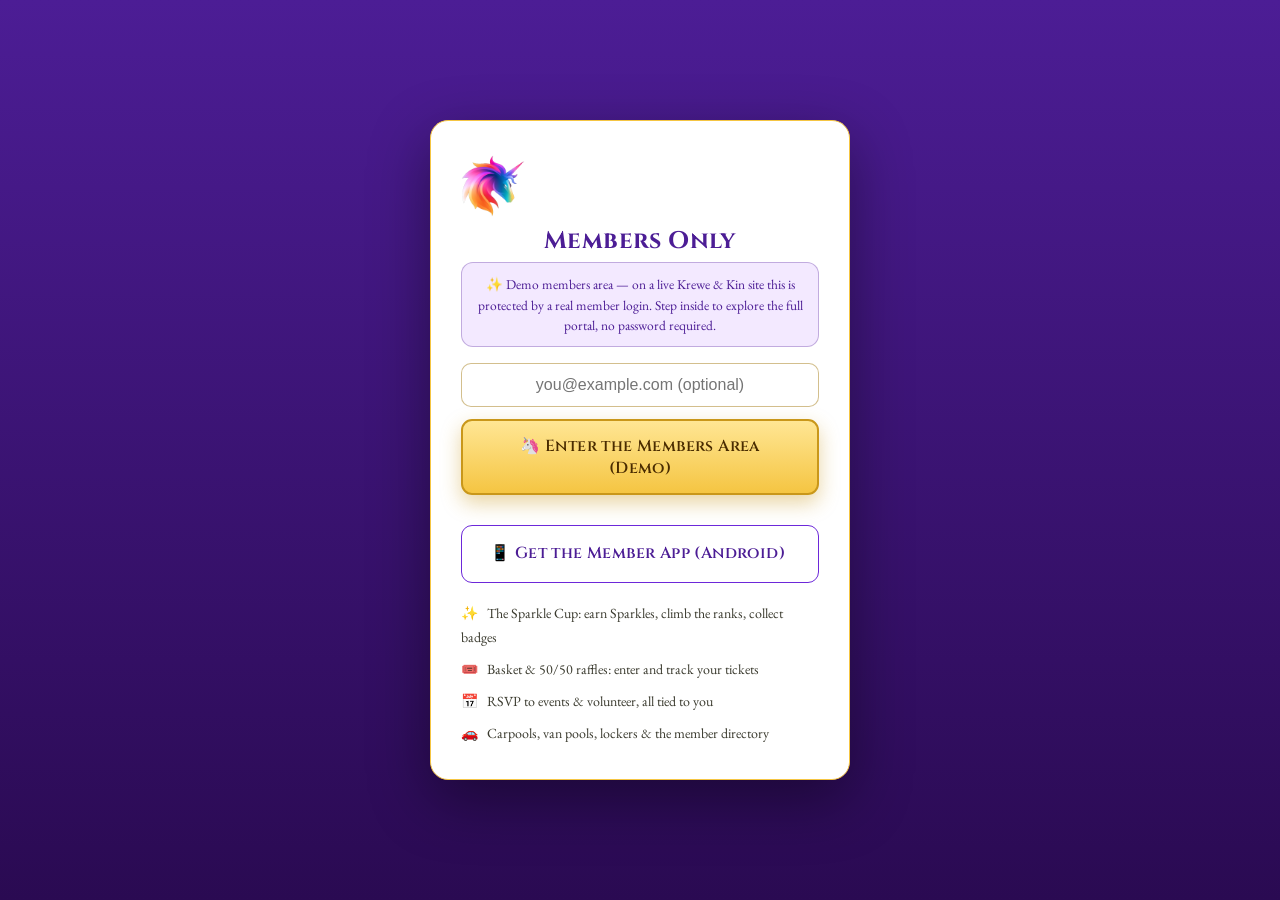
<file: members.html>
<!DOCTYPE html>
<html lang="en">
<head>
<meta charset="UTF-8" />
<meta name="viewport" content="width=device-width, initial-scale=1.0" />
<link rel="icon" type="image/png" href="assets/img/logo-unicorn.png" />
<title>Krewe of Unicorns · Members Only</title>
<meta name="description" content="Members-only coordination tools for the Krewe of Unicorns: locker rentals, carpools, van pools, and the member directory. (Demo)" />
<meta name="robots" content="noindex" />
<link rel="preconnect" href="https://fonts.googleapis.com">
<link rel="preconnect" href="https://fonts.gstatic.com" crossorigin>
<link href="https://fonts.googleapis.com/css2?family=Cinzel:wght@500;600;700&family=Cormorant+Garamond:ital,wght@0,500;0,600;1,500;1,600&family=EB+Garamond:ital@0;1&display=swap" rel="stylesheet">
<link rel="stylesheet" href="assets/krewe.css" />
<style>
  .gate{ position:fixed; inset:0; z-index:9999; display:flex; align-items:center; justify-content:center;
    background:linear-gradient(180deg,var(--green-800),var(--green-900)); padding:24px; }
  .gate-card{ background:#fff; border-radius:18px; padding:34px 30px; max-width:420px; width:100%; text-align:center;
    box-shadow:0 20px 60px rgba(0,0,0,.4); border:1px solid var(--gold); }
  .gate-card img{ width:64px; height:auto; margin-bottom:10px; }
  .gate-card h1{ font-family:var(--display); color:var(--green-800); font-size:24px; margin:0 0 6px; }
  .gate-card p{ color:var(--muted); font-size:15px; margin:0 0 18px; }
  .gate-card input{ width:100%; padding:12px 14px; border:1px solid rgba(168,128,28,.5); border-radius:10px; font-size:16px; text-align:center; }
  .gate-card .err{ color:#a12; font-size:14px; min-height:18px; margin-top:8px; }
  .demo-note{ background:#f3e9ff; border:1px solid rgba(76,29,149,.3); color:#4c1d95; border-radius:12px; padding:11px 14px; font-size:13.5px; line-height:1.5; margin:0 0 16px; }
  .demo-banner{ background:linear-gradient(90deg,#f3e9ff,#fff6e9); border:1px solid rgba(76,29,149,.28); color:#4c1d95;
    border-radius:14px; padding:12px 16px; font-size:14.5px; line-height:1.5; margin:0 0 18px; text-align:center; }
  .member-grid{ display:grid; gap:26px; }
  .app-card{ background:#fff; border:1px solid rgba(168,128,28,.28); border-radius:18px; box-shadow:var(--shadow-sm); overflow:hidden; }
  .app-card > .app-head{ background:linear-gradient(180deg,var(--green-700),var(--green-800)); color:#fff; padding:18px 22px; display:flex; align-items:center; gap:12px; }
  .app-head .ic{ font-size:26px; } .app-head h2{ margin:0; font-family:var(--display); font-size:21px; }
  .app-head small{ display:block; font-family:var(--fancy); font-style:italic; color:var(--gold-light); font-size:14px; }
  .app-body{ padding:20px 22px; }
  .krewe-form .row{ display:grid; grid-template-columns:1fr 1fr; gap:12px; }
  .data-list{ list-style:none; padding:0; margin:14px 0 0; display:grid; gap:10px; }
  .data-row{ border:1px solid rgba(168,128,28,.25); border-radius:12px; padding:12px 14px; background:#fbf7ec; font-size:15px; }
  .data-row b{ color:var(--green-800); }
  .badge{ display:inline-block; font-size:12px; font-weight:700; padding:2px 9px; border-radius:999px; text-transform:uppercase; letter-spacing:.5px; }
  .badge.requested{ background:#f0e2bd; color:#7a5b00; }
  .badge.assigned{ background:#e9d8fd; color:#5b21b6; }
  .badge.paid{ background:#ddd6fe; color:#4c1d95; }
  .badge.available{ background:#e6e6e6; color:#444; }
  .seg{ display:inline-flex; border:1px solid var(--green-700); border-radius:10px; overflow:hidden; margin-bottom:8px; }
  .seg button{ border:0; background:#fff; color:var(--green-800); padding:8px 16px; font-family:var(--display); cursor:pointer; }
  .seg button.on{ background:var(--green-700); color:#fff; }
  .van-card{ border:1px solid rgba(168,128,28,.3); border-radius:14px; padding:16px; margin-top:12px; background:#fbf7ec; }
  .van-card .seats{ font-family:var(--display); color:var(--green-800); font-weight:700; }
  .mini-form{ display:grid; grid-template-columns:1fr 1fr auto; gap:8px; margin-top:10px; }
  .mini-form input{ padding:9px 11px; border:1px solid rgba(168,128,28,.5); border-radius:9px; font-size:14px; }
  .mini-form button{ white-space:nowrap; }
  .dir-grid{ display:grid; grid-template-columns:repeat(auto-fill,minmax(180px,1fr)); gap:10px; margin-top:14px; }
  .dir-card{ border:1px solid rgba(168,128,28,.25); border-radius:12px; padding:12px 14px; background:#fbf7ec; }
  .dir-card .nm{ font-family:var(--display); color:var(--green-800); font-size:16px; }
  .dir-card .rl{ font-size:13px; color:var(--muted); text-transform:capitalize; }
  .msg{ margin-top:10px; font-size:14px; }
  .msg.success{ color:#4c1d95; } .msg.error{ color:#a12; }
  .empty{ color:var(--muted); font-style:italic; }

  /* ---- Reports Dashboard ---- */
  .dash-card{ cursor:pointer; transition:transform .15s, box-shadow .15s; }
  .dash-card:hover{ transform:translateY(-2px); box-shadow:0 16px 38px rgba(0,0,0,.18); }
  .dash-card .app-head{ background:linear-gradient(180deg,#6d28d9,var(--green-900)); }
  .dash-card .dash-go{ margin-left:auto; font-family:var(--display); color:var(--gold-light); font-size:15px; white-space:nowrap; }
  .dash-body p{ margin:0 0 14px; color:#3a3a2e; }
  .dash-chips{ display:flex; flex-wrap:wrap; gap:8px; }
  .dash-chips span{ background:#f0e8d2; border:1px solid rgba(168,128,28,.3); color:var(--green-800); border-radius:999px; padding:5px 13px; font-size:14px; font-family:var(--display); }
  .dash-chip-link{ background:#f0e8d2; border:1px solid rgba(168,128,28,.3); color:var(--green-800); border-radius:999px; padding:5px 13px; font-size:14px; font-family:var(--display); text-decoration:none; display:inline-block; transition:background .15s,border-color .15s; }
  .dash-chip-link:hover{ background:#e8ddc0; border-color:var(--green-700); color:var(--green-800); }

  .modal-overlay{ position:fixed; inset:0; z-index:10000; background:rgba(24,14,46,.74); display:none; align-items:flex-start; justify-content:center; padding:24px 14px; overflow-y:auto; }
  .modal-overlay.open{ display:flex; }
  .modal-card{ background:#fbf7ec; width:100%; max-width:920px; border-radius:18px; border:1px solid var(--gold); box-shadow:0 30px 80px rgba(0,0,0,.5); overflow:hidden; margin:auto; }
  .modal-head{ background:linear-gradient(180deg,var(--green-700),var(--green-800)); color:#fff; padding:16px 22px; display:flex; align-items:center; gap:12px; position:sticky; top:0; z-index:2; }
  .modal-head h2{ margin:0; font-family:var(--display); font-size:21px; }
  .modal-x{ margin-left:auto; background:rgba(255,255,255,.16); border:0; color:#fff; width:34px; height:34px; border-radius:9px; font-size:16px; cursor:pointer; }
  .modal-x:hover{ background:rgba(255,255,255,.3); }
  .modal-body{ padding:20px 22px 28px; }
  .rpt-cat{ font-family:var(--display); color:var(--green-800); font-size:15px; letter-spacing:.6px; text-transform:uppercase; margin:20px 0 10px; border-bottom:1px solid rgba(168,128,28,.3); padding-bottom:6px; }
  .rpt-cat:first-child{ margin-top:0; }
  .rpt-grid{ display:grid; grid-template-columns:repeat(auto-fill,minmax(220px,1fr)); gap:12px; }
  .rpt-card{ text-align:left; background:#fff; border:1px solid rgba(168,128,28,.28); border-radius:12px; padding:14px 15px; cursor:pointer; transition:transform .12s, box-shadow .12s; }
  .rpt-card:hover{ transform:translateY(-2px); box-shadow:0 10px 24px rgba(0,0,0,.12); }
  .rpt-card .t{ font-family:var(--display); color:var(--green-800); font-size:16px; display:flex; align-items:center; gap:7px; }
  .rpt-card .d{ font-size:13px; color:var(--muted); margin-top:4px; line-height:1.4; }
  .rpt-card .lock{ font-size:11px; font-weight:700; text-transform:uppercase; letter-spacing:.5px; color:#7a5b00; background:#f0e2bd; border-radius:999px; padding:2px 9px; display:inline-block; margin-top:9px; }
  .rpt-back{ background:none; border:0; color:var(--green-700); font-family:var(--display); font-size:15px; cursor:pointer; padding:0; margin-bottom:10px; }
  .rpt-back:hover{ text-decoration:underline; }
  #reportTitle{ font-family:var(--display); color:var(--green-800); margin:0 0 14px; font-size:22px; }
  .stat-row{ display:flex; flex-wrap:wrap; gap:12px; margin:0 0 16px; }
  .stat{ flex:1 1 120px; background:#fff; border:1px solid rgba(168,128,28,.25); border-radius:12px; padding:14px; text-align:center; }
  .stat .num{ font-family:var(--display); color:var(--green-800); font-size:26px; line-height:1.1; }
  .stat .lab{ font-size:13px; color:var(--muted); margin-top:4px; }
  .rpt-tablewrap{ overflow-x:auto; }
  .rpt-table{ width:100%; border-collapse:collapse; font-size:14px; background:#fff; border-radius:10px; overflow:hidden; }
  .rpt-table th{ background:var(--green-700); color:#fff; text-align:left; padding:9px 11px; font-family:var(--display); font-weight:600; white-space:nowrap; }
  .rpt-table td{ padding:8px 11px; border-top:1px solid rgba(168,128,28,.18); }
  .rpt-table tr:nth-child(even) td{ background:#fbf7ec; }
  .rpt-note{ font-size:14px; color:var(--muted); margin-top:14px; }
  .rpt-secure{ background:#fff; border:1px solid rgba(168,128,28,.3); border-left:4px solid var(--gold); border-radius:12px; padding:18px 20px; }
  .rpt-secure h4{ margin:0 0 8px; color:var(--green-800); font-family:var(--display); font-size:18px; }
  .rpt-secure p{ margin:0 0 8px; }

  /* ---- Parade Ready ---- */
  .pr-pill{font-family:var(--display);font-size:16px;letter-spacing:.4px;background:rgba(76,29,149,.08);border:1px solid rgba(76,29,149,.25);color:var(--green-800);border-radius:12px;padding:10px 14px;margin:0 0 12px;}
  .pr-pill.ok{background:var(--green-800);color:#f6efdc;border-color:var(--green-800);}
  .pr-gate{padding:5px 2px;font-size:15.5px;}
  .pr-gate small{color:var(--muted);font-size:13.5px;}
  .pr-waiver{background:#fffdf4;border:1px dashed rgba(168,128,28,.5);border-radius:12px;padding:12px 14px;margin-top:10px;}
  .pr-hrs{font-size:15px;margin:0 0 6px;}
  .rpt-btn{font:inherit;font-size:13.5px;padding:5px 12px;border-radius:14px;border:1px solid rgba(168,128,28,.5);background:#fff;cursor:pointer;}
  .rpt-btn.ok{background:var(--green-800);color:#f6efdc;border-color:var(--green-800);}
  .rpt-btn:hover{opacity:.85;}

  /* ---- The Sparkle Cup (gamification) ---- */
  .game-head .app-head{ background:linear-gradient(180deg,#b8860b,#6f5300); }
  .game-tabs{ display:inline-flex; flex-wrap:wrap; border:1px solid var(--green-700); border-radius:10px; overflow:hidden; margin-bottom:16px; }
  .game-tabs button{ border:0; background:#fff; color:var(--green-800); padding:9px 18px; font-family:var(--display); cursor:pointer; }
  .game-tabs button.on{ background:var(--green-700); color:#fff; }
  .lb-table .medal{ font-size:18px; white-space:nowrap; }
  .rank-pill{ display:inline-flex; align-items:center; gap:6px; background:#f0e8d2; border:1px solid rgba(168,128,28,.4); color:var(--green-800); border-radius:999px; padding:3px 12px; font-family:var(--display); font-size:14px; white-space:nowrap; }
  .badge-gallery{ display:grid; grid-template-columns:repeat(auto-fill,minmax(150px,1fr)); gap:10px; margin-top:8px; }
  .badge-chip{ border:1px solid rgba(168,128,28,.3); border-radius:12px; padding:12px; background:#fff; text-align:center; }
  .badge-chip .ic{ font-size:30px; line-height:1; }
  .badge-chip .nm{ font-family:var(--display); color:var(--green-800); font-size:14px; margin-top:6px; }
  .badge-chip .ds{ font-size:12px; color:var(--muted); margin-top:3px; line-height:1.35; }
  .prog{ background:#e7e0c8; border-radius:999px; height:14px; overflow:hidden; margin:8px 0; }
  .prog > i{ display:block; height:100%; background:linear-gradient(90deg,#7c3aed,#4c1d95); }
  .pt-table td:last-child{ text-align:right; font-family:var(--display); color:var(--green-800); white-space:nowrap; }
  .find-card{ background:#fff; border:1px solid var(--gold); border-radius:16px; padding:20px; margin-top:14px; box-shadow:var(--shadow-sm); }
  .find-card .big{ font-family:var(--display); color:var(--green-800); font-size:40px; line-height:1; }

  /* ---- Members Only: auth, tour, raffles ---- */
  .auth-card .auth-features{ margin-top:18px; text-align:left; display:grid; gap:8px; }
  .afe{ font-size:14px; color:#3a3a2e; } .afe span{ margin-right:6px; }
  .tour-grid{ display:grid; gap:12px; }
  .tour-item{ display:flex; gap:12px; align-items:flex-start; background:#fff; border:1px solid rgba(168,128,28,.25); border-radius:12px; padding:12px 14px; }
  .tour-item span{ font-size:26px; line-height:1; }
  .raffle-head .app-head{ background:linear-gradient(180deg,#7a1f5e,#3f0f30); }
  .raffle-event{ margin-bottom:22px; }

  @media (max-width:640px){ .krewe-form .row,.mini-form{ grid-template-columns:1fr; } .rpt-grid{ grid-template-columns:1fr; } .modal-body{ padding:16px; } }
</style>
</head>
<body>

  <!-- DEMO AUTH GATE -->
  <div class="gate" id="authStage">
    <div class="gate-card auth-card">
      <img src="assets/img/logo-unicorn.png" alt="Krewe of Unicorns emblem" />
      <h1>Members Only</h1>
      <div class="demo-note">✨ Demo members area — on a live Krewe &amp; Kin site this is protected by a real member login. Step inside to explore the full portal, no password required.</div>
      <form id="demoForm">
        <input id="demoEmail" type="email" placeholder="you@example.com (optional)" autocomplete="email" />
        <button class="btn btn-primary" type="submit" style="width:100%;margin-top:12px;">🦄 Enter the Members Area (Demo)</button>
        <div class="err" id="demoMsg"></div>
      </form>
      <a class="btn" href="app/get.html" style="width:100%;margin-top:4px;border:1px solid var(--green-700);color:var(--green-800);background:#fff;">📱 Get the Member App (Android)</a>
      <div class="auth-features">
        <div class="afe"><span>✨</span> The Sparkle Cup: earn Sparkles, climb the ranks, collect badges</div>
        <div class="afe"><span>🎟️</span> Basket &amp; 50/50 raffles: enter and track your tickets</div>
        <div class="afe"><span>📅</span> RSVP to events &amp; volunteer, all tied to you</div>
        <div class="afe"><span>🚗</span> Carpools, van pools, lockers &amp; the member directory</div>
      </div>
    </div>
  </div>

  <nav class="krewe-nav" aria-label="Primary">
    <a class="brand" href="index.html">
      <img src="assets/img/logo-unicorn.png" alt="Krewe of Unicorns emblem" />
      <span class="name"><b>Krewe of Unicorns</b><small>Tampa Bay · Est. 2020</small></span>
    </a>
    <button class="nav-toggle" id="kreweNavToggle" aria-label="Open menu" aria-controls="kreweMenu" aria-expanded="false">
      <span class="nav-toggle-bars" aria-hidden="true"><i></i><i></i><i></i></span>
    </button>
    <div class="krewe-menu" id="kreweMenu">
      <ul class="krewe-links">
        <li><a href="index.html" data-nav="index.html">Home</a></li>
        <li class="nav-group">
          <button class="nav-group-btn" aria-haspopup="true" aria-expanded="false">Events <span class="caret"></span></button>
          <ul class="nav-dropdown">
            <li><a href="event-signup.html" data-nav="event-signup.html">Upcoming Events</a></li>
            <li><a href="parades.html" data-nav="parades.html">Parades</a></li>
            <li><a href="enchanted-ball.html" data-nav="enchanted-ball.html">Enchanted Ball</a></li>
          </ul>
        </li>
        <li class="nav-group">
          <button class="nav-group-btn" aria-haspopup="true" aria-expanded="false">About <span class="caret"></span></button>
          <ul class="nav-dropdown">
            <li><a href="learn.html" data-nav="learn.html">Unicorn Lore</a></li>
            <li><a href="krewe-history.html" data-nav="krewe-history.html">Krewe History</a></li>
            <li><a href="poetry.html" data-nav="poetry.html">Krewe Creativity</a></li>
          </ul>
        </li>
        <li class="nav-group">
          <button class="nav-group-btn" aria-haspopup="true" aria-expanded="false">Media <span class="caret"></span></button>
          <ul class="nav-dropdown">
            <li><a href="gallery.html" data-nav="gallery.html">Photo Gallery</a></li>
            <li><a href="videos.html" data-nav="videos.html">Videos</a></li>
            <li><a href="share.html" data-nav="share.html">Share Yours</a></li>
          </ul>
        </li>
        <li class="nav-group">
          <button class="nav-group-btn" aria-haspopup="true" aria-expanded="false">Get Involved <span class="caret"></span></button>
          <ul class="nav-dropdown">
            <li><a href="volunteer.html" data-nav="volunteer.html">Volunteer</a></li>
            <li><a href="store.html" data-nav="store.html">Shop</a></li>
            <li><a href="members.html" data-nav="members.html">Members Area</a></li>
          </ul>
        </li>
      </ul>
      <a class="nav-cta" href="membership-application.html" data-nav="membership-application.html">🦄 Join</a>
    </div>
  </nav>

  <header class="page-head">
    <div class="ph-bg" style="background-image:url('assets/img/photos/parade-24.jpg')"></div>
    <p class="eyebrow">For the Herd</p>
    <h1>Members Only</h1>
    <p class="sub">Coordinate lockers, carpools, van pools, and find your fellow unicorns.</p>
  </header>

  <main class="wrap" id="memberContent" style="display:none;">
    <div class="demo-banner">✨ <b>Demo members area.</b> Everything below is populated with sample data and runs entirely in your browser — nothing is sent anywhere. On a live Krewe &amp; Kin site this portal is protected by a real member login.</div>
    <div id="memberBar" style="display:flex;align-items:center;justify-content:flex-end;gap:12px;padding:6px 2px 10px;">
      <span id="memberWho" style="font-family:var(--display,serif);color:var(--green-800,#4c1d95);font-size:15px;"></span>
      <button type="button" onclick="if(window.kosSignOut)window.kosSignOut()"
              style="cursor:pointer;border:1px solid rgba(168,128,28,.5);background:transparent;color:var(--green-800,#4c1d95);border-radius:999px;padding:6px 14px;font-size:14px;font-weight:600;">Sign out</button>
    </div>
    <div class="member-grid">

      <!-- PARADE READY -->
      <section class="app-card" id="prCard">
        <div class="app-head"><span class="ic">🎗️</span><div><h2>Parade Ready</h2><small>Dues, waiver &amp; meeting: your wristband eligibility</small></div></div>
        <div class="app-body">
          <div id="prStatus"><p class="empty">Loading your status…</p></div>
          <h4 style="font-family:var(--display);color:var(--green-800);margin:16px 0 8px;">Volunteer hours</h4>
          <div id="prHours"></div>
          <form id="vhForm" class="krewe-form" style="margin-top:10px;">
            <div class="row">
              <div><label for="vhActivity">Activity</label><input id="vhActivity" required placeholder="e.g. Children's hospital toy drive" /></div>
              <div><label for="vhHours">Hours</label><input id="vhHours" type="number" min="0.5" max="24" step="0.5" required /></div>
            </div>
            <label for="vhDate">Date</label>
            <input id="vhDate" type="date" />
            <button class="btn btn-primary" type="submit">🦄 Log volunteer hours</button>
            <div class="msg" id="vhMsg"></div>
          </form>
        </div>
      </section>

      <!-- THE SPARKLE CUP (gamified participation) -->
      <section class="app-card dash-card game-head" role="button" tabindex="0"
               onclick="openGame()" onkeydown="if(event.key==='Enter'||event.key===' '){event.preventDefault();openGame();}">
        <div class="app-head">
          <span class="ic">✨</span>
          <div><h2>The Sparkle Cup</h2><small>Earn Sparkles for showing up &amp; pitching in, and climb the ranks!</small></div>
          <span class="dash-go">Play →</span>
        </div>
        <div class="app-body dash-body">
          <p>Our friendly participation game. Every event you attend and every shift you volunteer earns
             <b>Sparkles ✨</b> that build your <b>rank</b> and unlock <b>badges</b>. See who's leading the
             season, learn how to earn, and look up your own standing.</p>
          <div class="dash-chips">
            <span>🏆 Leaderboard</span><span>🌱 → 👑 Ranks</span><span>🎖️ Badges</span>
            <span>🤝 Volunteer bonuses</span><span>🔎 Your Sparkles</span>
          </div>
        </div>
      </section>

      <!-- RAFFLES -->
      <section class="app-card dash-card raffle-head" role="button" tabindex="0"
               onclick="openRaffles()" onkeydown="if(event.key==='Enter'||event.key===' '){event.preventDefault();openRaffles();}">
        <div class="app-head"><span class="ic">🎟️</span>
          <div><h2>Raffles</h2><small>Basket raffles &amp; the 50/50: enter and track your tickets</small></div>
          <span class="dash-go">Open →</span></div>
        <div class="app-body dash-body">
          <p>Try your luck and support the Krewe. Drop tickets in the baskets you love, or buy into the 50/50 pot. Every entry is tied to your account.</p>
          <div class="dash-chips"><span>🧺 Basket raffles</span><span>💰 50/50</span><span>🎫 My tickets</span></div>
        </div>
      </section>

      <!-- REPORTS DASHBOARD -->
      <section class="app-card dash-card" id="dashCard" role="button" tabindex="0"
               onclick="openReports()" onkeydown="if(event.key==='Enter'||event.key===' '){event.preventDefault();openReports();}">
        <div class="app-head">
          <span class="ic">📊</span>
          <div><h2>Reports Dashboard</h2><small>Coordination reports drawn from the krewe's data</small></div>
          <span class="dash-go">Open →</span>
        </div>
        <div class="app-body dash-body">
          <p>One place for every coordination report the website's data can produce: event headcounts and
             volunteer coverage, membership and dues summaries, locker, carpool and van‑pool logistics, and a
             content inventory. Tap a report to run it against the sample data.</p>
          <div class="dash-chips">
            <span>📅 Events &amp; Attendance</span><span>👥 Membership</span><span>💜 Dues</span>
            <span>🚐 Logistics</span><span>📚 Content</span>
          </div>
        </div>
      </section>

      <!-- SHARE CONTENT -->
      <section class="app-card dash-card" role="button" tabindex="0"
               onclick="location.href='share.html'" onkeydown="if(event.key==='Enter'||event.key===' '){event.preventDefault();location.href='share.html';}">
        <div class="app-head">
          <span class="ic">🦄</span>
          <div><h2>Share Content</h2><small>Post videos, photos, artwork, poems, stories, essays &amp; recipes</small></div>
          <span class="dash-go">Open →</span>
        </div>
        <div class="app-body dash-body">
          <p>Share your work with the whole Krewe. Upload an MP4 video or photos, add a piece of artwork, or
             publish a poem, short story, essay, or recipe. Everything you submit is reviewed before it appears
             on the public pages.</p>
          <div class="dash-chips" onclick="event.stopPropagation()">
              <a href="share.html?type=video" class="dash-chip-link">🎬 Videos</a>
              <a href="share.html?type=photo" class="dash-chip-link">📷 Gallery photos</a>
              <a href="share.html?type=art" class="dash-chip-link">🎨 Artwork</a>
              <a href="share.html?type=poem" class="dash-chip-link">✍️ Poems</a>
              <a href="share.html?type=story" class="dash-chip-link">📖 Stories &amp; essays</a>
              <a href="share.html?type=recipe" class="dash-chip-link">🍲 Recipes</a>
            </div>
        </div>
      </section>

      <!-- LOCKERS -->
      <section class="app-card">
        <div class="app-head"><span class="ic">🔑</span><div><h2>Locker Rentals</h2><small>Request and track your krewe locker</small></div></div>
        <div class="app-body">
          <form id="lockerForm" class="krewe-form">
            <div class="row">
              <div><label for="lkName">Your name</label><input id="lkName" required /></div>
              <div><label for="lkEmail">Email</label><input id="lkEmail" type="email" /></div>
            </div>
            <label for="lkSize">Locker size</label>
            <select id="lkSize"><option value="small">Small</option><option value="medium" selected>Medium</option><option value="large">Large</option></select>
            <label for="lkNotes">Notes (optional)</label>
            <input id="lkNotes" placeholder="e.g. prefer near the entrance" />
            <button class="btn btn-primary" type="submit">🦄 Request a locker</button>
            <div class="msg" id="lkMsg"></div>
          </form>
          <ul class="data-list" id="lockerList"><li class="empty">Loading lockers…</li></ul>
        </div>
      </section>

      <!-- CARPOOLS -->
      <section class="app-card">
        <div class="app-head"><span class="ic">🚗</span><div><h2>Carpools</h2><small>Offer a ride or ask for one</small></div></div>
        <div class="app-body">
          <div class="seg" role="tablist">
            <button type="button" id="segOffer" class="on" onclick="setCarKind('offer')">I can drive</button>
            <button type="button" id="segRequest" onclick="setCarKind('request')">I need a ride</button>
          </div>
          <form id="carForm" class="krewe-form">
            <div class="row">
              <div><label for="cpName">Your name</label><input id="cpName" required /></div>
              <div><label for="cpEmail">Email</label><input id="cpEmail" type="email" /></div>
            </div>
            <div class="row">
              <div><label for="cpEvent">For which event?</label><input id="cpEvent" placeholder="e.g. Krewe Picnic" /></div>
              <div><label for="cpPickup">Pickup area</label><input id="cpPickup" placeholder="e.g. South Tampa" /></div>
            </div>
            <div class="row">
              <div id="cpSeatsWrap"><label for="cpSeats">Seats available</label><input id="cpSeats" type="number" min="0" max="20" value="3" /></div>
              <div><label for="cpPhone">Phone (optional)</label><input id="cpPhone" /></div>
            </div>
            <label for="cpNotes">Notes (optional)</label>
            <input id="cpNotes" placeholder="e.g. leaving at 9am sharp" />
            <button class="btn btn-primary" type="submit">🦄 Post to the board</button>
            <div class="msg" id="cpMsg"></div>
          </form>
          <h3 style="margin:18px 0 0;color:var(--green-800);font-family:var(--display);">🚙 Drivers offering rides</h3>
          <ul class="data-list" id="offerList"><li class="empty">Loading…</li></ul>
          <h3 style="margin:18px 0 0;color:var(--green-800);font-family:var(--display);">🙋 Looking for a ride</h3>
          <ul class="data-list" id="requestList"><li class="empty">Loading…</li></ul>
        </div>
      </section>

      <!-- VAN POOLS -->
      <section class="app-card">
        <div class="app-head"><span class="ic">🚐</span><div><h2>Van Pools</h2><small>Reserve a seat on a krewe van</small></div></div>
        <div class="app-body">
          <div id="vanList"><p class="empty">Loading van pools…</p></div>
        </div>
      </section>

      <!-- DIRECTORY -->
      <section class="app-card">
        <div class="app-head"><span class="ic">👥</span><div><h2>Member Directory</h2><small>Active krewe members</small></div></div>
        <div class="app-body">
          <input id="dirSearch" class="krewe-form" placeholder="Search by name…" style="width:100%;padding:11px 13px;border:1px solid rgba(168,128,28,.5);border-radius:10px;" oninput="renderDir()" />
          <div class="dir-grid" id="dirGrid"><p class="empty">Loading directory…</p></div>
          <p style="font-size:13px;color:var(--muted);margin-top:12px;">Contact details are kept private. Reach members through a krewe officer or <a href="mailto:hello@kreweofunicorns.example">email the Krewe</a>.</p>
        </div>
      </section>

    </div>
  </main>

  <!-- RAFFLES MODAL -->
  <div class="modal-overlay" id="raffleModal" aria-hidden="true" onclick="if(event.target===this) closeRaffles()">
    <div class="modal-card">
      <div class="modal-head"><span class="ic" style="font-size:24px;">🎟️</span><h2>Raffles</h2>
        <button class="modal-x" type="button" onclick="closeRaffles()" aria-label="Close">✕</button></div>
      <div class="modal-body"><div id="raffleBody"></div></div>
    </div>
  </div>

  <!-- WELCOME TOUR -->
  <div class="modal-overlay" id="tourOverlay" aria-hidden="true">
    <div class="modal-card" style="max-width:680px;">
      <div class="modal-head"><span class="ic" style="font-size:24px;">✨</span><h2>Welcome to Members Only</h2></div>
      <div class="modal-body">
        <p style="margin:0 0 14px;color:#3a3a2e;">You're wired in! Everything here is tied to your account, so your activity counts toward the Sparkle Cup.</p>
        <div class="tour-grid">
          <div class="tour-item"><span>✨</span><div><b>The Sparkle Cup</b><br>Earn Sparkles for attending and volunteering. See standings and your own rank &amp; badges.</div></div>
          <div class="tour-item"><span>🎟️</span><div><b>Raffles</b><br>Enter basket raffles and the 50/50; your tickets are tracked to you.</div></div>
          <div class="tour-item"><span>📅</span><div><b>Events &amp; RSVPs</b><br>RSVP and volunteer; officers mark attendance, which awards your Sparkles.</div></div>
          <div class="tour-item"><span>🚗</span><div><b>Coordinate</b><br>Carpools, van pools, lockers, and the member directory.</div></div>
          <div class="tour-item"><span>📊</span><div><b>Reports &amp; Share</b><br>Krewe coordination reports, plus share photos, videos, poems &amp; recipes.</div></div>
        </div>
        <div style="text-align:center;margin-top:18px;"><button class="btn btn-primary" onclick="kosCloseTour()">🦄 Let's go</button></div>
      </div>
    </div>
  </div>

  <!-- THE SPARKLE CUP MODAL -->
  <div class="modal-overlay" id="gameModal" aria-hidden="true"
       onclick="if(event.target===this) closeGame()">
    <div class="modal-card" role="dialog" aria-modal="true" aria-label="The Sparkle Cup">
      <div class="modal-head">
        <span class="ic" style="font-size:24px;">✨</span>
        <h2>The Sparkle Cup</h2>
        <button class="modal-x" type="button" onclick="closeGame()" aria-label="Close the game">✕</button>
      </div>
      <div class="modal-body">
        <div class="game-tabs" role="tablist">
          <button id="gt-standings" class="on" type="button" onclick="gameTab('standings')">🏆 Standings</button>
          <button id="gt-howto" type="button" onclick="gameTab('howto')">📖 How to Play</button>
          <button id="gt-find" type="button" onclick="gameTab('find')">🔎 Find My Sparkles</button>
        </div>
        <div id="gameBody"></div>
      </div>
    </div>
  </div>

  <!-- REPORTS DASHBOARD MODAL -->
  <div class="modal-overlay" id="reportsModal" aria-hidden="true"
       onclick="if(event.target===this) closeReports()">
    <div class="modal-card" role="dialog" aria-modal="true" aria-label="Member Reports Dashboard">
      <div class="modal-head">
        <span class="ic" style="font-size:24px;">📊</span>
        <h2>Member Reports Dashboard</h2>
        <button class="modal-x" type="button" onclick="closeReports()" aria-label="Close dashboard">✕</button>
      </div>
      <div class="modal-body">
        <div id="reportGrid"></div>
        <div id="reportView" style="display:none;">
          <button class="rpt-back" type="button" onclick="showReportGrid()">← All reports</button>
          <h3 id="reportTitle"></h3>
          <div id="reportBody"></div>
        </div>
      </div>
    </div>
  </div>

  <footer class="krewe-foot">
    <img class="fimg" src="assets/img/logo-unicorn.png" alt="" />
    <div class="fname">Krewe of Unicorns</div>
    <div class="flinks">
<a href="index.html">Home</a>
<a href="event-signup.html">Events</a>
<a href="parades.html">Parades</a>
<a href="enchanted-ball.html">Enchanted Ball</a>
<a href="learn.html">Lore</a>
<a href="krewe-history.html">History</a>
<a href="poetry.html">Krewe Creativity</a>
<a href="gallery.html">Gallery</a>
<a href="videos.html">Videos</a>
<a href="volunteer.html">Volunteer</a>
<a href="store.html">Shop</a>
<a href="membership-application.html">Join</a>
<a href="members.html">Members</a>
</div>
    <div class="slainte">Sparkle on! 🦄🌈 Tampa Bay, Florida</div>
    <div class="fine">© Krewe of Unicorns. A Krewe &amp; Kin demo site · celebrating magic all year round.</div>
  </footer>

  <!-- MUSIC PLAYER -->
  <div class="krewe-music" id="krewePlayer">
    <audio id="kreweAudio" src="assets/audio/krewe-theme.wav" loop preload="none"></audio>
    <button id="kreweMusicBtn" aria-label="Play background music" aria-pressed="false" title="Play our krewe tune">
      <span class="bars"><i></i><i></i><i></i><i></i></span>
    </button>
    <span class="label" id="kreweMusicLabel">Tap for a tune 🦄</span>
  </div>
  <script src="assets/krewe.js" defer></script>

  <!-- ============== SELF-CONTAINED DEMO (no network, baked-in sample data) ============== -->
  <script>
  /* This members portal is a fully self-contained demo. There are no server calls of any
     kind: every section is populated from the sample data below, and every "save" shows a
     friendly in-page confirmation instead of posting anywhere. */

  const esc = (s)=> (s??"").toString().replace(/[&<>"']/g,c=>({'&':'&amp;','<':'&lt;','>':'&gt;','"':'&quot;',"'":"&#39;"}[c]));
  const show = (el,t,k)=>{ const m=document.getElementById(el); if(m){ m.textContent=t; m.className="msg "+(k||""); } };
  const DEMO_SAVE = "✨ Thanks! This is a demo site, so nothing was actually submitted — but on a live Krewe & Kin site this would be saved instantly.";
  const SEASON = new Date().getFullYear();
  const WINNER_POOL = ["Luna Sparklemane","Star Rainbowdash","Pearl Moonhoof","Ruby Glimmerhoof","Aurora Prism","Comet Silvermane","Willow Stardust","Ivy Shimmertail"];
  const pickWinner = ()=> WINNER_POOL[Math.floor(Math.random()*WINNER_POOL.length)];

  /* ============================ SAMPLE DATA ============================ */
  const MEMBERS = [
    { first_name:"Luna",   last_name:"Sparklemane",  member_role:"captain",             membership_status:"active",   email:"luna@example.com",   phone:"(813) 555-0142", new_this_year:false },
    { first_name:"Star",   last_name:"Rainbowdash",  member_role:"officer",             membership_status:"active",   email:"star@example.com",   phone:"(813) 555-0173", new_this_year:false },
    { first_name:"Pearl",  last_name:"Moonhoof",     member_role:"treasurer",           membership_status:"active",   email:"pearl@example.com",  phone:"(813) 555-0188", new_this_year:false },
    { first_name:"Ruby",   last_name:"Glimmerhoof",  member_role:"social coordinator",  membership_status:"active",   email:"ruby@example.com",   phone:"(813) 555-0119", new_this_year:false },
    { first_name:"Aurora", last_name:"Prism",        member_role:"parade marshal",      membership_status:"active",   email:"aurora@example.com", phone:"(813) 555-0154", new_this_year:false },
    { first_name:"Comet",  last_name:"Silvermane",   member_role:"membership chair",    membership_status:"active",   email:"comet@example.com",  phone:"(813) 555-0167", new_this_year:false },
    { first_name:"Jasper", last_name:"Twinklehoof",  member_role:"officer",             membership_status:"active",   email:"jasper@example.com", phone:"(813) 555-0102", new_this_year:false },
    { first_name:"Willow", last_name:"Stardust",     member_role:"member",              membership_status:"active",   email:"willow@example.com", phone:"(813) 555-0126", new_this_year:true  },
    { first_name:"Sage",   last_name:"Cloudleaper",  member_role:"member",              membership_status:"active",   email:"sage@example.com",   phone:"(813) 555-0131", new_this_year:true  },
    { first_name:"Dahlia", last_name:"Moonbeam",     member_role:"member",              membership_status:"active",   email:"dahlia@example.com", phone:"(813) 555-0148", new_this_year:false },
    { first_name:"Ivy",    last_name:"Shimmertail",  member_role:"member",              membership_status:"active",   email:"ivy@example.com",    phone:"(813) 555-0159", new_this_year:true  },
    { first_name:"Coral",  last_name:"Dewdrop",      member_role:"member",              membership_status:"active",   email:"coral@example.com",  phone:"(813) 555-0177", new_this_year:false },
    { first_name:"Nova",   last_name:"Brighthoof",   member_role:"member",              membership_status:"prospect", email:"nova@example.com",   phone:"(813) 555-0190", new_this_year:true  },
    { first_name:"Basil",  last_name:"Meadowlight",  member_role:"member",              membership_status:"prospect", email:"basil@example.com",  phone:"(813) 555-0183", new_this_year:true  },
  ];

  const PARADE_READY = [
    { member_id:"me", first_name:"Luna",   last_name:"Sparklemane", dues_paid:true,  waiver_signed:false, meeting_attended:true,  membership_status:"active", hours_approved:8,  hours_logged:10 },
    { member_id:"m2", first_name:"Star",   last_name:"Rainbowdash", dues_paid:true,  waiver_signed:true,  meeting_attended:true,  membership_status:"active", hours_approved:14, hours_logged:14 },
    { member_id:"m3", first_name:"Pearl",  last_name:"Moonhoof",    dues_paid:true,  waiver_signed:true,  meeting_attended:true,  membership_status:"active", hours_approved:12, hours_logged:12 },
    { member_id:"m4", first_name:"Ruby",   last_name:"Glimmerhoof", dues_paid:true,  waiver_signed:true,  meeting_attended:false, membership_status:"active", hours_approved:6,  hours_logged:9  },
    { member_id:"m5", first_name:"Aurora", last_name:"Prism",       dues_paid:true,  waiver_signed:false, meeting_attended:true,  membership_status:"active", hours_approved:10, hours_logged:10 },
    { member_id:"m6", first_name:"Comet",  last_name:"Silvermane",  dues_paid:false, waiver_signed:true,  meeting_attended:true,  membership_status:"active", hours_approved:4,  hours_logged:4  },
    { member_id:"m7", first_name:"Willow", last_name:"Stardust",    dues_paid:false, waiver_signed:false, meeting_attended:false, membership_status:"active", hours_approved:0,  hours_logged:2  },
    { member_id:"m8", first_name:"Sage",   last_name:"Cloudleaper", dues_paid:true,  waiver_signed:true,  meeting_attended:true,  membership_status:"active", hours_approved:12, hours_logged:13 },
    { member_id:"m9", first_name:"Dahlia", last_name:"Moonbeam",    dues_paid:true,  waiver_signed:true,  meeting_attended:false, membership_status:"active", hours_approved:7,  hours_logged:7  },
    { member_id:"m10",first_name:"Ivy",    last_name:"Shimmertail", dues_paid:false, waiver_signed:false, meeting_attended:true,  membership_status:"active", hours_approved:3,  hours_logged:5  },
  ];

  let VOLUNTEER_HOURS = [
    { id:"vh1", member_id:"m2", activity:"Rainbow Run water station", hours:4, worked_on:"2026-06-14", approved:true  },
    { id:"vh2", member_id:"m3", activity:"Glitter & Give sorting shift", hours:3, worked_on:"2026-06-20", approved:true  },
    { id:"vh3", member_id:"me", activity:"Children's hospital toy drive", hours:2, worked_on:"2026-07-05", approved:false },
    { id:"vh4", member_id:"m4", activity:"Costume workshop setup", hours:3, worked_on:"2026-07-10", approved:false },
    { id:"vh5", member_id:"m8", activity:"Food bank packing shift", hours:5, worked_on:"2026-07-12", approved:true  },
  ];

  let MEETINGS = [
    { id:"mt1", name:"Season Kickoff Briefing", start_time:"2026-08-05T19:00:00", is_mandatory:true  },
    { id:"mt2", name:"Costume & Cape Workshop", start_time:"2026-08-19T18:30:00", is_mandatory:false },
  ];

  const EVENTS = [
    { name:"New Member Mixer: Meet the Herd",          event_type:"social",     start_time:"2026-08-15T18:30:00", location:"The Rainbow Room, Ybor City" },
    { name:"Full-Moon Members Social",                 event_type:"social",     start_time:"2026-08-29T20:00:00", location:"Moonlight Terrace, South Tampa" },
    { name:"Rainbow Run 5K for Children's Charities",  event_type:"fundraiser", start_time:"2026-09-19T08:00:00", location:"Bayshore Boulevard, Tampa" },
    { name:"Glitter & Give Charity Drive",             event_type:"fundraiser", start_time:"2026-10-11T10:00:00", location:"Tampa Community Center" },
    { name:"The Enchanted Ball",                       event_type:"gala",       start_time:"2026-11-07T19:00:00", location:"Crystal Ballroom, Downtown Tampa" },
    { name:"Gasparilla Unicorn Parade",               event_type:"parade",     start_time:"2027-01-30T14:00:00", location:"Bayshore Parade Route" },
  ];

  const HEADCOUNT = [
    { name:"New Member Mixer: Meet the Herd",         start_time:"2026-08-15T18:30:00", signups:34,  total_guests:12, total_headcount:46,  capacity:60,   spots_remaining:14, waitlisted:0, volunteers:6,  event_type:"social" },
    { name:"Full-Moon Members Social",                start_time:"2026-08-29T20:00:00", signups:28,  total_guests:9,  total_headcount:37,  capacity:50,   spots_remaining:13, waitlisted:0, volunteers:4,  event_type:"social" },
    { name:"Rainbow Run 5K for Children's Charities", start_time:"2026-09-19T08:00:00", signups:88,  total_guests:30, total_headcount:118, capacity:150,  spots_remaining:32, waitlisted:0, volunteers:15, event_type:"fundraiser" },
    { name:"Glitter & Give Charity Drive",            start_time:"2026-10-11T10:00:00", signups:40,  total_guests:5,  total_headcount:45,  capacity:80,   spots_remaining:35, waitlisted:0, volunteers:12, event_type:"fundraiser" },
    { name:"The Enchanted Ball",                      start_time:"2026-11-07T19:00:00", signups:120, total_guests:40, total_headcount:160, capacity:160,  spots_remaining:0,  waitlisted:8, volunteers:10, event_type:"gala" },
    { name:"Gasparilla Unicorn Parade",              start_time:"2027-01-30T14:00:00", signups:95,  total_guests:20, total_headcount:115, capacity:null, spots_remaining:null, waitlisted:0, volunteers:22, event_type:"parade" },
  ];

  const ATTENDEES = [
    { event_name:"New Member Mixer: Meet the Herd", first_name:"Willow", last_name:"Stardust",   email:"willow@example.com", signup_role:"attendee",  status:"confirmed", guests_count:2 },
    { event_name:"New Member Mixer: Meet the Herd", first_name:"Sage",   last_name:"Cloudleaper", email:"sage@example.com",   signup_role:"attendee",  status:"confirmed", guests_count:0 },
    { event_name:"Rainbow Run 5K for Children's Charities", first_name:"Star", last_name:"Rainbowdash", email:"star@example.com", signup_role:"volunteer", status:"confirmed", guests_count:1 },
    { event_name:"Rainbow Run 5K for Children's Charities", first_name:"Ivy",  last_name:"Shimmertail", email:"ivy@example.com",  signup_role:"attendee",  status:"confirmed", guests_count:3 },
    { event_name:"The Enchanted Ball", first_name:"Pearl",  last_name:"Moonhoof",    email:"pearl@example.com",  signup_role:"attendee",  status:"confirmed", guests_count:1 },
    { event_name:"The Enchanted Ball", first_name:"Aurora", last_name:"Prism",       email:"aurora@example.com", signup_role:"attendee",  status:"waitlist",  guests_count:0 },
    { event_name:"Gasparilla Unicorn Parade", first_name:"Comet", last_name:"Silvermane", email:"comet@example.com", signup_role:"marcher", status:"confirmed", guests_count:2 },
  ];

  const DUES_SUMMARY = [
    { membership_year:2026, invoices:60, paid_count:48, unpaid_count:12, members_owing:12, amount_collected:2400, amount_outstanding:600 },
    { membership_year:2025, invoices:55, paid_count:55, unpaid_count:0,  members_owing:0,  amount_collected:2200, amount_outstanding:0   },
  ];

  const OUTSTANDING_DUES = [
    { first_name:"Comet",  last_name:"Silvermane", email:"comet@example.com",  membership_year:2026, amount:50, due_date:"2026-03-01", days_overdue:147, reminders_sent:3 },
    { first_name:"Willow", last_name:"Stardust",   email:"willow@example.com", membership_year:2026, amount:50, due_date:"2026-05-01", days_overdue:86,  reminders_sent:2 },
    { first_name:"Ivy",    last_name:"Shimmertail",email:"ivy@example.com",    membership_year:2026, amount:50, due_date:"2026-06-15", days_overdue:41,  reminders_sent:1 },
  ];

  const PENDING_APPS = [
    { first_name:"Fern",  last_name:"Whisperwind", email:"fern@example.com",  phone:"(813) 555-0211", notes:"Referred by Aurora Prism; loves the parade.", created_at:"2026-07-08" },
    { first_name:"Otto",  last_name:"Glowmane",    email:"otto@example.com",  phone:"(813) 555-0224", notes:"Wants to help with the band.", created_at:"2026-07-15" },
  ];

  let LOCKERS = [
    { locker_number:"12", size:"medium", holder_name:"Aurora Prism",   status:"assigned"  },
    { locker_number:"7",  size:"large",  holder_name:"Comet Silvermane",status:"assigned" },
    { locker_number:null, size:"small",  holder_name:"Willow Stardust", status:"requested" },
    { locker_number:"3",  size:"medium", holder_name:"—",               status:"available" },
  ];

  let CARPOOLS = [
    { kind:"offer",   event:"Gasparilla Unicorn Parade", person_name:"Star Rainbowdash", seats:3, pickup_area:"South Tampa", notes:"Leaving at 12:30 sharp" },
    { kind:"offer",   event:"The Enchanted Ball",        person_name:"Pearl Moonhoof",   seats:2, pickup_area:"Downtown",    notes:null },
    { kind:"request", event:"Gasparilla Unicorn Parade", person_name:"Willow Stardust",  seats:null, pickup_area:"Brandon", notes:"Can meet anywhere central" },
    { kind:"request", event:"Rainbow Run 5K",            person_name:"Sage Cloudleaper", seats:null, pickup_area:"Ybor City", notes:null },
  ];

  let VANPOOLS = [
    { id:"v1", van_name:"The Rainbow Express", event:"Gasparilla Unicorn Parade", capacity:12, departure:"Departs 12:00 from the Community Center lot", notes:"Glitter provided!" },
    { id:"v2", van_name:"Moonbeam Shuttle",    event:"The Enchanted Ball",        capacity:8,  departure:"Departs 6:15 from South Tampa",              notes:null },
  ];
  let VAN_RES = [
    { vanpool_id:"v1", rider_name:"Ivy Shimmertail", seats:2 },
    { vanpool_id:"v1", rider_name:"Coral Dewdrop",   seats:1 },
    { vanpool_id:"v2", rider_name:"Dahlia Moonbeam", seats:2 },
  ];

  const CONTENT_ITEMS = (()=>{
    const arr=[]; const add=(type,pub,draft)=>{ for(let i=0;i<pub;i++)arr.push({type,is_published:true}); for(let i=0;i<draft;i++)arr.push({type,is_published:false}); };
    add("poem",6,1); add("gallery_photo",22,3); add("video",4,1); add("artwork",5,0); add("story",3,1); add("recipe",4,0);
    return arr;
  })();

  const OUTBOUND_EMAILS = [
    { to_name:"Willow Stardust", to_email:"willow@example.com", subject:"Your 2026 dues reminder", purpose:"dues_reminder",  status:"sent",   created_at:"2026-07-01", sent_at:"2026-07-01" },
    { to_name:"Comet Silvermane",to_email:"comet@example.com",  subject:"Final dues reminder",     purpose:"dues_reminder",  status:"sent",   created_at:"2026-07-10", sent_at:"2026-07-10" },
    { to_name:"All Members",     to_email:"herd@example.com",   subject:"The Enchanted Ball tickets are live!", purpose:"event_announce", status:"sent", created_at:"2026-07-18", sent_at:"2026-07-18" },
    { to_name:"Nova Brighthoof", to_email:"nova@example.com",   subject:"Welcome to the herd!",     purpose:"welcome",        status:"queued", created_at:"2026-07-24", sent_at:null },
  ];

  const MEMBERSHIP_OVERVIEW = { total_members:14, active_members:12, prospects:2, officers:3, new_this_year:5 };

  /* ---- Sparkle Cup ---- */
  const RANKS = [
    {icon:'🌱',name:'New Foal',min:0},
    {icon:'✨',name:'Believer',min:100},
    {icon:'🌈',name:'Rainbow Rider',min:300},
    {icon:'⭐',name:'Star Guardian',min:700},
    {icon:'👑',name:'Legendary Alicorn',min:1500}
  ];
  const POINTS = [
    ["RSVP to an event","5"],
    ["Attend an event (verified)","20"],
    ["Attend a members' meeting","15"],
    ["Volunteer at an event","+30"],
    ["Volunteer for a priority shift (setup / teardown / parade day)","+60"],
    ["Organize an event","+50"],
    ["Bring a guest (up to 3)","5 each"],
    ["Pay your dues on time","25"],
    ["Pay your dues early (by season kickoff)","+15"],
    ["Refer a member who joins","40"]
  ];
  const REASON = { rsvp:"RSVP", attend:"Attended", attend_meeting:"Attended meeting",
    volunteer_bonus:"Volunteered", volunteer_priority_bonus:"Priority volunteer shift",
    organizer_bonus:"Organized", guests:"Brought guests", dues_on_time:"Dues on time",
    dues_early:"Dues paid early", referral:"Referred a member", quest:"Quest", manual:"Bonus" };
  const BADGE_DEFS = [
    { icon:"🌟", name:"First Sparkle",   description:"Attended your first event" },
    { icon:"🌈", name:"Rainbow Regular", description:"Attended 5+ events in a season" },
    { icon:"🤝", name:"Helping Hoof",    description:"Logged 10+ volunteer hours" },
    { icon:"🎉", name:"Party Starter",   description:"Organized a krewe event" },
    { icon:"🧲", name:"Herd Builder",    description:"Referred a new member" },
    { icon:"👑", name:"Parade Royalty",  description:"Marched in the annual parade" },
  ];
  const LEADERBOARD = [
    { place:1, first_name:"Luna",   last_name:"Sparklemane", rank_icon:"⭐", rank_name:"Star Guardian", season_sparkles:480, badge_count:5 },
    { place:2, first_name:"Star",   last_name:"Rainbowdash", rank_icon:"🌈", rank_name:"Rainbow Rider", season_sparkles:355, badge_count:4 },
    { place:3, first_name:"Comet",  last_name:"Silvermane",  rank_icon:"🌈", rank_name:"Rainbow Rider", season_sparkles:320, badge_count:4 },
    { place:4, first_name:"Ruby",   last_name:"Glimmerhoof", rank_icon:"✨", rank_name:"Believer",      season_sparkles:210, badge_count:3 },
    { place:5, first_name:"Aurora", last_name:"Prism",       rank_icon:"✨", rank_name:"Believer",      season_sparkles:180, badge_count:3 },
    { place:6, first_name:"Willow", last_name:"Stardust",    rank_icon:"✨", rank_name:"Believer",      season_sparkles:140, badge_count:2 },
    { place:7, first_name:"Sage",   last_name:"Cloudleaper", rank_icon:"🌱", rank_name:"New Foal",      season_sparkles:65,  badge_count:1 },
    { place:8, first_name:"Ivy",    last_name:"Shimmertail", rank_icon:"🌱", rank_name:"New Foal",      season_sparkles:40,  badge_count:1 },
  ];
  const VOL_LEADERBOARD = [
    { first_name:"Star",  last_name:"Rainbowdash", volunteer_events:6, volunteer_sparkles:240 },
    { first_name:"Pearl", last_name:"Moonhoof",    volunteer_events:5, volunteer_sparkles:200 },
    { first_name:"Comet", last_name:"Silvermane",  volunteer_events:4, volunteer_sparkles:150 },
    { first_name:"Ruby",  last_name:"Glimmerhoof", volunteer_events:3, volunteer_sparkles:110 },
  ];
  const MY_GAME_CARD = {
    found:true, first_name:"Luna", last_name:"Sparklemane",
    rank_icon:"⭐", rank_name:"Star Guardian", lifetime:980, sparkles_to_next:520,
    next_rank_name:"Legendary Alicorn", season:480,
    badges:[ {icon:"🌟",name:"First Sparkle"},{icon:"🌈",name:"Rainbow Regular"},{icon:"🤝",name:"Helping Hoof"},{icon:"🎉",name:"Party Starter"},{icon:"👑",name:"Parade Royalty"} ],
    recent:[ {sparkles:20,reason:"attend",event:"Full-Moon Members Social"},{sparkles:30,reason:"volunteer_bonus",event:"Glitter & Give Charity Drive"},{sparkles:5,reason:"rsvp",event:"The Enchanted Ball"} ]
  };

  /* ---- Raffles ---- */
  let RAFFLE_EVENTS = [
    { id:"r1", name:"Enchanted Ball Basket Raffle", raffle_type:"basket", description:"Baskets donated by our members and local sponsors. Winners drawn at the Enchanted Ball.", is_active:true, ticket_price:1, event_date:"2026-11-07", pot_tickets:0, drawn_at:null, winner_name:null },
    { id:"r2", name:"Rainbow Run 50/50", raffle_type:"fifty_fifty", description:"Half the pot goes to one lucky winner; half supports children's charities.", is_active:true, ticket_price:5, event_date:"2026-09-19", pot_tickets:142, drawn_at:null, winner_name:null },
  ];
  let RAFFLE_BASKETS = [
    { id:"b1", raffle_event_id:"r1", name:"Spa & Sparkle Day",    description:"Pamper yourself in style",        estimated_value:150, tickets:28, winner_name:null, display_order:1, image_url:null },
    { id:"b2", raffle_event_id:"r1", name:"Family Movie Night",   description:"Snacks, blankets & gift cards",    estimated_value:90,  tickets:19, winner_name:null, display_order:2, image_url:null },
    { id:"b3", raffle_event_id:"r1", name:"Unicorn Gift Hamper",  description:"Glitter galore for the whole herd",estimated_value:120, tickets:33, winner_name:null, display_order:3, image_url:null },
  ];
  let MY_RAFFLE = { baskets:[ {basket_id:"b1", tickets:3} ], pot:[ {event_id:"r2", tickets:5} ] };
  let MY_RAFFLES = [
    { id:"m1", name:"Glitter & Give Mini-Raffle", raffle_type:"basket", is_active:true, mine:true, drawn_at:null, winner_name:null,
      baskets:[ {id:"mb1", name:"Cozy Autumn Basket", estimated_value:60, tickets:0, winner_name:null, image_url:null} ] },
  ];
  const IS_OFFICER = true; // demo user is shown officer tools so the portal's full breadth is visible

  /* ============================ DEMO AUTH ============================ */
  window.kosProfile = { member_id:"me", first_name:"Luna", last_name:"Sparklemane", email:"luna@example.com", display_name:"Luna Sparklemane", profile_complete:true };

  function enterDemo(){
    document.getElementById("authStage").style.display="none";
    const content=document.getElementById("memberContent");
    content.style.display="block";
    const who=document.getElementById("memberWho");
    if(who) who.textContent = "Signed in as " + (window.kosProfile.display_name||"a member") + " (demo)";
    if(!window.__kosInit){ window.__kosInit=true; initAll(); }
    maybeTour();
  }
  document.getElementById("demoForm").addEventListener("submit",(e)=>{
    e.preventDefault();
    const em=(document.getElementById("demoEmail").value||"").trim();
    if(em){
      const nm=em.split("@")[0].replace(/[._\-]+/g," ").replace(/\b\w/g,c=>c.toUpperCase()).trim();
      if(nm){ window.kosProfile.display_name=nm; }
      window.kosProfile.email=em;
    }
    enterDemo();
  });
  window.kosSignOut = ()=>{ location.reload(); };

  function maybeTour(){
    try{ if(localStorage.getItem("kouTourDone")==="1") return; }catch(_){}
    const o=document.getElementById("tourOverlay"); if(o){ o.classList.add("open"); document.body.style.overflow="hidden"; }
  }
  window.kosCloseTour=()=>{ try{ localStorage.setItem("kouTourDone","1"); }catch(_){} const o=document.getElementById("tourOverlay"); if(o) o.classList.remove("open"); document.body.style.overflow=""; };

  function kosIdentity(){
    const p=window.kosProfile||{};
    const name=(p.display_name || [p.first_name,p.last_name].filter(Boolean).join(" ") || "").toString().trim();
    const email=(p.email||"").toString().trim();
    return { name, email };
  }
  function prefillIdentity(){
    const { name, email } = kosIdentity();
    [["lkName",name],["cpName",name]].forEach(([id,v])=>{ const el=document.getElementById(id); if(el&&v){ el.value=v; el.readOnly=true; } });
    [["lkEmail",email],["cpEmail",email]].forEach(([id,v])=>{ const el=document.getElementById(id); if(el&&v){ el.value=v; el.readOnly=true; } });
  }

  function initAll(){ prefillIdentity(); loadParadeReady(); loadLockers(); loadCarpools(); loadVans(); loadDir(); }

  /* ---------------- LOCKERS ---------------- */
  function loadLockers(){
    const list=document.getElementById("lockerList");
    if(!LOCKERS.length){ list.innerHTML='<li class="empty">No locker requests yet. Be the first!</li>'; return; }
    list.innerHTML=LOCKERS.map(l=>`<li class="data-row"><b>${l.locker_number?("Locker "+esc(l.locker_number)):"Locker (to be assigned)"}</b> · ${esc(l.size)} · ${esc(l.holder_name)} <span class="badge ${esc(l.status)}">${esc(l.status)}</span></li>`).join("");
  }
  document.getElementById("lockerForm").addEventListener("submit",(e)=>{
    e.preventDefault();
    const idn=kosIdentity();
    const name=idn.name || document.getElementById("lkName").value.trim();
    if(!name){ show("lkMsg","Please enter your name.","error"); return; }
    LOCKERS.push({ locker_number:null, size:document.getElementById("lkSize").value, holder_name:name, status:"requested" });
    show("lkMsg",DEMO_SAVE,"success"); loadLockers();
  });

  /* ---------------- CARPOOLS ---------------- */
  let carKind="offer";
  window.setCarKind=(k)=>{ carKind=k;
    document.getElementById("segOffer").classList.toggle("on",k==="offer");
    document.getElementById("segRequest").classList.toggle("on",k==="request");
    document.getElementById("cpSeatsWrap").style.display = k==="offer" ? "block":"none";
  };
  function loadCarpools(){
    const off=document.getElementById("offerList"), req=document.getElementById("requestList");
    const card=(c)=>`<li class="data-row"><b>${esc(c.person_name)}</b>${c.event?" · "+esc(c.event):""}${c.pickup_area?" · 📍 "+esc(c.pickup_area):""}${(c.kind==="offer"&&c.seats!=null)?` · ${esc(c.seats)} seats`:""}${c.notes?`<br><span class="empty">${esc(c.notes)}</span>`:""}</li>`;
    const offers=CARPOOLS.filter(c=>c.kind==="offer"), reqs=CARPOOLS.filter(c=>c.kind==="request");
    off.innerHTML=offers.length?offers.map(card).join(""):'<li class="empty">No rides offered yet.</li>';
    req.innerHTML=reqs.length?reqs.map(card).join(""):'<li class="empty">No ride requests yet.</li>';
  }
  document.getElementById("carForm").addEventListener("submit",(e)=>{
    e.preventDefault();
    const idn=kosIdentity();
    const name=idn.name || document.getElementById("cpName").value.trim();
    if(!name){ show("cpMsg","Please enter your name.","error"); return; }
    CARPOOLS.unshift({ kind:carKind, person_name:name,
      event:document.getElementById("cpEvent").value.trim()||null,
      pickup_area:document.getElementById("cpPickup").value.trim()||null,
      notes:document.getElementById("cpNotes").value.trim()||null,
      seats: carKind==="offer" ? parseInt(document.getElementById("cpSeats").value||"0",10) : null });
    show("cpMsg",DEMO_SAVE,"success"); loadCarpools();
  });

  /* ---------------- VAN POOLS ---------------- */
  function loadVans(){
    const wrap=document.getElementById("vanList");
    if(!VANPOOLS.length){ wrap.innerHTML='<p class="empty">No van pools posted yet.</p>'; return; }
    wrap.innerHTML=VANPOOLS.map(v=>{
      const rs=VAN_RES.filter(r=>r.vanpool_id===v.id);
      const taken=rs.reduce((n,r)=>n+(r.seats||0),0);
      const left=Math.max(0,(v.capacity||0)-taken);
      const riders=rs.length?rs.map(r=>`${esc(r.rider_name)} (${esc(r.seats)})`).join(", "):"No reservations yet";
      return `<div class="van-card">
        <div><b style="font-family:var(--display);color:var(--green-800);font-size:18px;">${esc(v.van_name)}</b>${v.event?" · "+esc(v.event):""}</div>
        <div style="font-size:14px;color:var(--muted);">${v.departure?esc(v.departure):""}${v.notes?" · "+esc(v.notes):""}</div>
        <div class="seats" style="margin-top:6px;">${left} of ${esc(v.capacity)} seats open</div>
        <div style="font-size:14px;margin-top:4px;"><b>Riders:</b> ${riders}</div>
        <form class="mini-form" data-van="${v.id}">
          <input name="nm" placeholder="Your name" required value="${esc(kosIdentity().name)}" readonly />
          <input name="em" type="email" placeholder="Email (optional)" value="${esc(kosIdentity().email)}" readonly />
          <input name="st" type="number" min="1" max="${Math.max(1,left)}" value="1" title="Seats" style="max-width:80px;" />
          <button class="btn btn-green" type="submit" ${left<=0?"disabled":""}>${left<=0?"Full":"Reserve"}</button>
        </form>
        <div class="msg" id="vanmsg-${v.id}"></div>
      </div>`;
    }).join("");
    wrap.querySelectorAll(".mini-form").forEach(f=>f.addEventListener("submit",(e)=>{
      e.preventDefault(); const id=f.getAttribute("data-van");
      const idn=kosIdentity();
      const name=idn.name || f.nm.value.trim();
      if(!name){ show("vanmsg-"+id,"Please enter your name.","error"); return; }
      VAN_RES.push({ vanpool_id:id, rider_name:name, seats:parseInt(f.st.value||"1",10) });
      loadVans();
      show("vanmsg-"+id,DEMO_SAVE,"success");
    }));
  }

  /* ---------------- DIRECTORY ---------------- */
  const DIR_DATA = MEMBERS.slice().sort((a,b)=>a.last_name.localeCompare(b.last_name));
  window.renderDir=()=>{
    const q=(document.getElementById("dirSearch").value||"").toLowerCase();
    const grid=document.getElementById("dirGrid");
    const rows=DIR_DATA.filter(m=>(`${m.first_name} ${m.last_name}`).toLowerCase().includes(q));
    if(!rows.length){ grid.innerHTML='<p class="empty">No members found.</p>'; return; }
    grid.innerHTML=rows.map(m=>`<div class="dir-card"><div class="nm">${esc(m.first_name)} ${esc(m.last_name)}</div><div class="rl">${esc(m.member_role)}</div></div>`).join("");
  };
  function loadDir(){ renderDir(); }

  /* ================= PARADE READY ================= */
  let _prMe=null;
  function loadParadeReady(){
    const el=document.getElementById("prStatus"); if(!el) return;
    const meId=(window.kosProfile||{}).member_id||null;
    const me=(meId && PARADE_READY.find(r=>r.member_id===meId)) || PARADE_READY[0];
    _prMe=me;
    const gates=[me.dues_paid, me.waiver_signed, me.meeting_attended];
    const ready=gates.every(Boolean);
    const gate=(ok,label,hint)=>`<div class="pr-gate">${ok?"✅":"⬜"} <b>${label}</b>${ok?"":` <small>· ${hint}</small>`}</div>`;
    el.innerHTML =
      `<div class="pr-pill ${ready?"ok":""}">${ready
        ? "🎗️ PARADE READY! Pick up your wristband at the next meeting."
        : "✨ " + gates.filter(Boolean).length + " of 3 requirements complete"}</div>`
      + gate(me.dues_paid, SEASON + " dues paid", "see the treasurer to settle up")
      + gate(me.waiver_signed, "Liability waiver signed", "sign below; it takes ten seconds")
      + gate(me.meeting_attended, "Mandatory meeting attended", "check in at the next mandatory meeting")
      + (me.waiver_signed ? "" : waiverForm());
    renderHoursBar(me);
  }
  function waiverForm(){
    const nm=esc(kosIdentity().name);
    return `<div class="pr-waiver">
      <p style="font-size:14px;color:var(--muted);margin:0 0 10px;">I release and hold harmless the Krewe of Unicorns, its officers, and event organizers
      from liability arising from my voluntary participation in krewe parades and events during the ${SEASON} season,
      and I agree to follow all parade safety rules.</p>
      <label for="wvName">Type your full legal name to sign</label>
      <input id="wvName" value="${nm}" />
      <button type="button" class="btn btn-primary" style="margin-top:10px;" onclick="kosSignWaiver()">✍️ Sign the ${SEASON} waiver</button>
      <div class="msg" id="wvMsg"></div>
    </div>`;
  }
  window.kosSignWaiver=function(){
    const nm=(document.getElementById("wvName").value||"").trim();
    if(nm.length<2){ show("wvMsg","Please type your full name to sign.","error"); return; }
    if(_prMe) _prMe.waiver_signed=true;
    loadParadeReady();
  };
  function renderHoursBar(me){
    const el=document.getElementById("prHours"); if(!el) return;
    const done=Number(me.hours_approved||0), logged=Number(me.hours_logged||0), goal=12;
    const pct=Math.min(100,Math.round(done/goal*100));
    el.innerHTML=`<div class="pr-hrs"><b>${done}</b> of ${goal} hours approved${logged>done?` · ${logged-done} awaiting officer review`:""}</div>
      <div class="prog"><i style="width:${pct}%"></i></div>`;
  }
  document.getElementById("vhForm").addEventListener("submit",(e)=>{
    e.preventDefault();
    const activity=(document.getElementById("vhActivity").value||"").trim();
    const hours=Number(document.getElementById("vhHours").value);
    if(activity.length<2 || !(hours>0)){ show("vhMsg","Add the activity and the hours.","error"); return; }
    VOLUNTEER_HOURS.unshift({ id:"vh"+Date.now(), member_id:(window.kosProfile||{}).member_id||"me", activity, hours, worked_on:document.getElementById("vhDate").value||null, approved:false });
    show("vhMsg","Logged! " + DEMO_SAVE,"success");
    document.getElementById("vhForm").reset();
  });

  /* ---- Officer actions used by the Parade Readiness reports ---- */
  window.kosReviewHours=(id,approved)=>{
    const row=VOLUNTEER_HOURS.find(r=>r.id===id); if(row) row.approved=approved;
    runReport("volunteer_review");
  };
  window.kosCreateMeeting=()=>{
    const name=(document.getElementById("mtName").value||"").trim();
    const when=document.getElementById("mtWhen").value;
    const mand=document.getElementById("mtMand").checked;
    if(name.length<3 || !when){ show("mtMsg","Give the meeting a name and a date.","error"); return; }
    MEETINGS.push({ id:"mt"+Date.now(), name, start_time:new Date(when).toISOString(), is_mandatory:mand });
    runReport("meeting_checkin");
  };
  window.kosShowCheckinQR=(eventId,btn)=>{
    const slot=btn.parentElement.querySelector(".qr-slot");
    slot.innerHTML='<div class="rpt-secure" style="margin-top:8px;"><h4>📲 Demo check-in</h4><p>On the live site a scannable QR code appears here so members can check in from their phones, which counts toward Parade Ready. This is a demo, so no live code is generated. ✨</p></div>';
  };

  /* ================= REPORTS DASHBOARD ================= */
  const fmtMoney=n=>"$"+Number(n||0).toLocaleString(undefined,{minimumFractionDigits:2,maximumFractionDigits:2});
  const fmtDate=iso=>{ if(!iso) return "TBA"; const d=new Date(iso); return isNaN(d)?esc(String(iso)):d.toLocaleDateString([],{month:"short",day:"numeric",year:"numeric"}); };
  const num=v=>(v==null?0:Number(v));
  function rTable(headers,rows){
    if(!rows.length) return '<p class="empty">No data yet.</p>';
    return `<div class="rpt-tablewrap"><table class="rpt-table"><thead><tr>${headers.map(h=>`<th>${esc(h)}</th>`).join("")}</tr></thead><tbody>${
      rows.map(r=>`<tr>${r.map(c=>`<td>${c==null?"":esc(String(c))}</td>`).join("")}</tr>`).join("")}</tbody></table></div>`;
  }
  function rStats(items){ return `<div class="stat-row">${items.map(s=>`<div class="stat"><div class="num">${esc(String(s.v))}</div><div class="lab">${esc(s.l)}</div></div>`).join("")}</div>`; }
  function isOfficer(){ return IS_OFFICER; }
  function officerOnlyNotice(){
    return `<div class="rpt-secure"><h4>🔒 Officers only</h4>
      <p>This report lists members' personal details (names tied to emails, phone numbers, or amounts owed), so on the live site access is limited to krewe officers.</p></div>`;
  }

  const REPORTS = [
    /* ---- Parade Readiness ---- */
    { id:"wristband_pickup", cat:"Parade Readiness", icon:"🎗️", title:"Wristband Pickup List", secure:true,
      desc:"Who is Parade Ready (dues + waiver + meeting), and exactly what everyone else is missing.",
      run:()=>{
        const rows=PARADE_READY;
        const isReady=r=>r.dues_paid&&r.waiver_signed&&r.meeting_attended;
        const ready=rows.filter(isReady), not=rows.filter(r=>!isReady(r));
        const mark=v=>v?"✅":"—";
        return rStats([{l:"Parade Ready",v:ready.length},{l:"Not yet",v:not.length},{l:"Roster",v:rows.length}])
          + '<h3 class="rpt-cat">🎗️ Ready for wristbands</h3>'
          + rTable(["Name","Status"], ready.map(r=>[`${r.first_name} ${r.last_name}`, r.membership_status||"-"]))
          + '<h3 class="rpt-cat">⏳ Missing requirements</h3>'
          + rTable(["Name","Dues","Waiver","Meeting"], not.map(r=>[`${r.first_name} ${r.last_name}`, mark(r.dues_paid), mark(r.waiver_signed), mark(r.meeting_attended)]));
      }},
    { id:"volunteer_review", cat:"Parade Readiness", icon:"🙌", title:"Volunteer Hours Review", secure:true,
      desc:"Approve members' logged service hours toward the 12-hour commitment.",
      run:()=>{
        const nm={}; PARADE_READY.forEach(p=>{ nm[p.member_id]=`${p.first_name} ${p.last_name}`; });
        const rows=VOLUNTEER_HOURS;
        if(!rows.length) return '<p class="empty">No volunteer hours logged yet.</p>';
        const pending=rows.filter(r=>!r.approved).length;
        return rStats([{l:"Entries",v:rows.length},{l:"Pending review",v:pending}])
          + '<div class="rpt-tablewrap"><table class="rpt-table"><thead><tr><th>Member</th><th>Activity</th><th>Hours</th><th>Date</th><th>Status</th><th></th></tr></thead><tbody>'
          + rows.map(r=>`<tr><td>${esc(nm[r.member_id]||"You")}</td><td>${esc(r.activity)}</td><td>${esc(String(r.hours))}</td><td>${fmtDate(r.worked_on)}</td>`
            + `<td>${r.approved?"✅ approved":"⏳ pending"}</td>`
            + `<td>${r.approved
                ? `<button class="rpt-btn" type="button" onclick="kosReviewHours('${r.id}',false)">Undo</button>`
                : `<button class="rpt-btn ok" type="button" onclick="kosReviewHours('${r.id}',true)">Approve</button>`}</td></tr>`).join("")
          + '</tbody></table></div>';
      }},
    { id:"meeting_checkin", cat:"Parade Readiness", icon:"📲", title:"Meeting Check-In", secure:true,
      desc:"Schedule meetings and put a check-in code on the screen; check-ins count toward Parade Ready.",
      run:()=>{
        const rows=MEETINGS;
        let html = `<div class="krewe-form" style="padding:0 0 14px;">
          <h3 class="rpt-cat" style="margin-top:0;">➕ Schedule a meeting</h3>
          <div class="row">
            <div><label for="mtName">Meeting name</label><input id="mtName" placeholder="e.g. Parade briefing" /></div>
            <div><label for="mtWhen">Date &amp; time</label><input id="mtWhen" type="datetime-local" /></div>
          </div>
          <label style="display:flex;align-items:center;gap:8px;font-weight:400;"><input type="checkbox" id="mtMand" checked style="width:auto;" /> Mandatory (counts toward Parade Ready)</label>
          <button type="button" class="btn btn-primary" onclick="kosCreateMeeting()">🦄 Create meeting</button>
          <div class="msg" id="mtMsg"></div></div>
          <h3 class="rpt-cat">📲 Upcoming meetings</h3>`;
        if(!rows.length) html += '<p class="empty">No upcoming meetings yet. Create one above.</p>';
        else html += rows.map(r=>`<div style="display:flex;align-items:center;gap:10px;flex-wrap:wrap;padding:10px 0;border-bottom:1px dashed rgba(168,128,28,.3);">
            <b>${esc(r.name)}</b> <span>${fmtDate(r.start_time)}</span> ${r.is_mandatory?'<span class="rank-pill">mandatory</span>':""}
            <button class="rpt-btn ok" type="button" onclick="kosShowCheckinQR('${r.id}', this)">Show check-in code</button>
            <div class="qr-slot" style="flex-basis:100%;"></div>
          </div>`).join("");
        return html;
      }},

    /* ---- Events & Attendance ---- */
    { id:"events_upcoming", cat:"Events & Attendance", icon:"📅", title:"Upcoming Events",
      desc:"Every scheduled event with date and location.",
      run:()=> rTable(["Event","Type","When","Location"], EVENTS.map(e=>[e.name, e.event_type||"event", fmtDate(e.start_time), e.location||"-"])) },
    { id:"event_headcount", cat:"Events & Attendance", icon:"🧮", title:"Event Headcount & Capacity",
      desc:"RSVPs, guests, total headcount and spots remaining per event.",
      run:()=>{
        const rows=HEADCOUNT;
        const totalHead=rows.reduce((n,r)=>n+num(r.total_headcount),0);
        return rStats([{l:"Events",v:rows.length},{l:"Total headcount",v:totalHead}]) +
          rTable(["Event","When","RSVPs","Guests","Headcount","Capacity","Spots left","Waitlist"],
            rows.map(r=>[r.name,fmtDate(r.start_time),num(r.signups),num(r.total_guests),num(r.total_headcount),
              r.capacity==null?"-":r.capacity, r.spots_remaining==null?"-":r.spots_remaining, num(r.waitlisted)]));
      }},
    { id:"volunteer_coverage", cat:"Events & Attendance", icon:"🙌", title:"Volunteer Coverage",
      desc:"How many volunteers have signed up for each event.",
      run:()=>{
        const rows=HEADCOUNT;
        const totalVol=rows.reduce((n,r)=>n+num(r.volunteers),0);
        return rStats([{l:"Total volunteers",v:totalVol},{l:"Events",v:rows.length}]) +
          rTable(["Event","When","Type","Volunteers"], rows.map(r=>[r.name,fmtDate(r.start_time),r.event_type||"event",num(r.volunteers)]));
      }},
    { id:"attendee_contacts", cat:"Events & Attendance", icon:"📇", title:"Event Attendee Contact List", secure:true,
      desc:"Names and emails of everyone signed up, for direct outreach.",
      run:()=>{
        const rows=ATTENDEES;
        if(!rows.length) return '<p class="empty">No event signups yet.</p>';
        return rStats([{l:"Signups",v:rows.length}]) +
          rTable(["Event","Name","Email","Role","Status","Guests"],
            rows.map(r=>[r.event_name, `${r.first_name||""} ${r.last_name||""}`.trim(), r.email||"-", r.signup_role||"attendee", r.status||"-", num(r.guests_count)]));
      }},

    /* ---- Membership ---- */
    { id:"membership_overview", cat:"Membership", icon:"👥", title:"Membership Overview",
      desc:"Active members, prospects, officers, and new joiners this year.",
      run:()=>{
        const m=MEMBERSHIP_OVERVIEW;
        const byRole={}; MEMBERS.forEach(d=>{ const k=d.member_role||"member"; byRole[k]=(byRole[k]||0)+1; });
        return rStats([
          {l:"Total members",v:m.total_members},{l:"Active",v:m.active_members},
          {l:"Prospects",v:m.prospects},{l:"Officers",v:m.officers},{l:"New this year",v:m.new_this_year}
        ]) + rTable(["Role","Count"], Object.keys(byRole).sort().map(k=>[k, byRole[k]]));
      }},
    { id:"officer_roster", cat:"Membership", icon:"🎖️", title:"Officer & Captain Roster",
      desc:"Who holds leadership roles in the krewe (names only).",
      run:()=>{
        const rows=MEMBERS.filter(m=>["captain","officer"].includes((m.member_role||"").toLowerCase()));
        return rTable(["Name","Role","Status"], rows.map(m=>[`${m.first_name} ${m.last_name}`, m.member_role, m.membership_status||"-"]));
      }},
    { id:"new_members", cat:"Membership", icon:"🌱", title:"New Members This Year",
      desc:"Count of members who joined since January 1.",
      run:()=> rStats([{l:"Joined this year",v:MEMBERSHIP_OVERVIEW.new_this_year},{l:"Total members",v:MEMBERSHIP_OVERVIEW.total_members}]) +
        rTable(["Name","Role","Status"], MEMBERS.filter(m=>m.new_this_year).map(m=>[`${m.first_name} ${m.last_name}`, m.member_role, m.membership_status||"-"])) },
    { id:"member_directory_full", cat:"Membership", icon:"📒", title:"Member Contact Directory", secure:true,
      desc:"Full roster with email and phone for each member.",
      run:()=>{
        const rows=MEMBERS.slice().sort((a,b)=>a.last_name.localeCompare(b.last_name));
        return rStats([{l:"Members",v:rows.length}]) +
          rTable(["Name","Email","Phone","Role","Status"],
            rows.map(m=>[`${m.first_name||""} ${m.last_name||""}`.trim(), m.email||"-", m.phone||"-", m.member_role||"member", m.membership_status||"-"]));
      }},
    { id:"pending_apps", cat:"Membership", icon:"📝", title:"Pending Applications", secure:true,
      desc:"Prospective members and their contact details.",
      run:()=>{
        const rows=PENDING_APPS;
        if(!rows.length) return '<p class="empty">No pending applications right now. ✨</p>';
        return rStats([{l:"Pending",v:rows.length}]) +
          rTable(["Name","Email","Phone","Applied","Notes"],
            rows.map(a=>[`${a.first_name||""} ${a.last_name||""}`.trim(), a.email||"-", a.phone||"-", fmtDate(a.created_at), a.notes||"-"]));
      }},

    /* ---- Dues & Finance ---- */
    { id:"dues_summary", cat:"Dues & Finance", icon:"💜", title:"Dues Summary by Year",
      desc:"Billed, collected and outstanding totals, with no names.",
      run:()=>{
        const rows=DUES_SUMMARY;
        const outstanding=rows.reduce((n,r)=>n+num(r.amount_outstanding),0);
        const collected=rows.reduce((n,r)=>n+num(r.amount_collected),0);
        return rStats([{l:"Collected",v:fmtMoney(collected)},{l:"Outstanding",v:fmtMoney(outstanding)}]) +
          rTable(["Year","Invoices","Paid","Unpaid","Members owing","Collected","Outstanding"],
            rows.map(r=>[r.membership_year,num(r.invoices),num(r.paid_count),num(r.unpaid_count),
              num(r.members_owing),fmtMoney(r.amount_collected),fmtMoney(r.amount_outstanding)]));
      }},
    { id:"dues_by_member", cat:"Dues & Finance", icon:"🧾", title:"Outstanding Dues by Member", secure:true,
      desc:"Who owes what, with days overdue, for follow-up.",
      run:()=>{
        const rows=OUTSTANDING_DUES.slice().sort((a,b)=>num(b.days_overdue)-num(a.days_overdue));
        if(!rows.length) return '<p class="empty">No outstanding dues. Everyone\'s paid up! ✨</p>';
        const owed=rows.reduce((n,r)=>n+num(r.amount),0);
        return rStats([{l:"Members owing",v:rows.length},{l:"Total outstanding",v:fmtMoney(owed)}]) +
          rTable(["Name","Email","Year","Amount","Due","Days overdue","Reminders"],
            rows.map(r=>[`${r.first_name||""} ${r.last_name||""}`.trim(), r.email||"-", r.membership_year, fmtMoney(r.amount), fmtDate(r.due_date), num(r.days_overdue), num(r.reminders_sent)]));
      }},

    /* ---- Logistics & Coordination ---- */
    { id:"locker_report", cat:"Logistics & Coordination", icon:"🔑", title:"Locker Assignments",
      desc:"Locker status breakdown and current holders.",
      run:()=>{
        const rows=LOCKERS; const by={};
        rows.forEach(l=>{ by[l.status]=(by[l.status]||0)+1; });
        return rStats(Object.keys(by).map(k=>({l:k,v:by[k]})).concat([{l:"Total",v:rows.length}])) +
          rTable(["Locker","Size","Holder","Status"], rows.map(l=>[l.locker_number||"(to assign)",l.size||"-",l.holder_name||"-",l.status]));
      }},
    { id:"carpool_board", cat:"Logistics & Coordination", icon:"🚗", title:"Carpool Board Summary",
      desc:"Drivers offering rides vs members needing one.",
      run:()=>{
        const rows=CARPOOLS; const offers=rows.filter(c=>c.kind==="offer"), reqs=rows.filter(c=>c.kind==="request");
        const seats=offers.reduce((n,c)=>n+num(c.seats),0);
        return rStats([{l:"Drivers",v:offers.length},{l:"Seats offered",v:seats},{l:"Riders needing",v:reqs.length}]) +
          rTable(["Type","Member","Event","Pickup","Seats"],
            rows.map(c=>[c.kind==="offer"?"Driver":"Needs ride",c.person_name,c.event||"-",c.pickup_area||"-",c.kind==="offer"?num(c.seats):"-"]));
      }},
    { id:"vanpool_manifest", cat:"Logistics & Coordination", icon:"🚐", title:"Van Pool Manifest",
      desc:"Seats reserved and remaining on each krewe van.",
      run:()=>{
        const rows=VANPOOLS.map(v=>{
          const taken=VAN_RES.filter(r=>r.vanpool_id===v.id).reduce((n,r)=>n+num(r.seats),0);
          return [v.van_name, v.event||"-", num(v.capacity), taken, Math.max(0,num(v.capacity)-taken)];
        });
        const cap=rows.reduce((n,r)=>n+r[2],0), tk=rows.reduce((n,r)=>n+r[3],0);
        return rStats([{l:"Vans",v:rows.length},{l:"Seats reserved",v:tk},{l:"Seats open",v:Math.max(0,cap-tk)}]) +
          rTable(["Van","Event","Capacity","Reserved","Open"], rows);
      }},
    { id:"ride_coverage", cat:"Logistics & Coordination", icon:"🧭", title:"Ride Coverage Gap",
      desc:"Total seats available vs members who still need a ride.",
      run:()=>{
        const carSeats=CARPOOLS.filter(c=>c.kind==="offer").reduce((n,c)=>n+num(c.seats),0);
        const riders=CARPOOLS.filter(c=>c.kind==="request").length;
        const vanCap=VANPOOLS.reduce((n,v)=>n+num(v.capacity),0);
        const vanTaken=VAN_RES.reduce((n,r)=>n+num(r.seats),0);
        const vanOpen=Math.max(0,vanCap-vanTaken);
        const totalOpen=carSeats+vanOpen;
        return rStats([
          {l:"Carpool seats",v:carSeats},{l:"Van seats open",v:vanOpen},
          {l:"Seats available",v:totalOpen},{l:"Riders needing",v:riders}
        ]) + `<p class="rpt-note">${ totalOpen>=riders
          ? "✅ There are enough offered seats to cover everyone who has asked for a ride."
          : "⚠️ More ride requests than offered seats. Consider recruiting another driver or van." }</p>`;
      }},

    /* ---- Content & Communications ---- */
    { id:"content_inventory", cat:"Content & Communications", icon:"📚", title:"Published Content Inventory",
      desc:"Poems, art, gallery and video items on the site.",
      run:()=>{
        const rows=CONTENT_ITEMS; const by={};
        rows.forEach(c=>{ const k=c.type||"other"; by[k]=by[k]||{pub:0,draft:0}; c.is_published?by[k].pub++:by[k].draft++; });
        return rStats([{l:"Items",v:rows.length},{l:"Published",v:rows.filter(c=>c.is_published).length}]) +
          rTable(["Type","Published","Draft"], Object.keys(by).sort().map(k=>[k.replace(/_/g," "),by[k].pub,by[k].draft]));
      }},
    { id:"comms_log", cat:"Content & Communications", icon:"✉️", title:"Communications Log", secure:true,
      desc:"Outbound emails and reminders sent to members.",
      run:()=>{
        const rows=OUTBOUND_EMAILS;
        if(!rows.length) return '<p class="empty">No emails queued or sent yet.</p>';
        return rStats([{l:"Emails",v:rows.length},{l:"Sent",v:rows.filter(r=>r.status==="sent").length}]) +
          rTable(["To","Subject","Purpose","Status","Queued","Sent"],
            rows.map(r=>[r.to_name?`${r.to_name} <${r.to_email}>`:(r.to_email||"-"), r.subject||"-", (r.purpose||"-").replace(/_/g," "), r.status||"-", fmtDate(r.created_at), r.sent_at?fmtDate(r.sent_at):"-"]));
      }},
  ];

  const CATS=["Parade Readiness","Events & Attendance","Membership","Dues & Finance","Logistics & Coordination","Content & Communications"];

  function buildReportGrid(){
    const grid=document.getElementById("reportGrid");
    grid.innerHTML = CATS.map(cat=>{
      const items=REPORTS.filter(r=>r.cat===cat);
      return `<div class="rpt-cat">${esc(cat)}</div><div class="rpt-grid">${
        items.map(r=>`<div class="rpt-card" role="button" tabindex="0" data-id="${r.id}">
          <div class="t">${r.icon||"📈"} ${esc(r.title)}</div>
          <div class="d">${esc(r.desc)}</div>
          ${r.secure?'<span class="lock">🔒 Officers only</span>':''}
        </div>`).join("")}</div>`;
    }).join("");
    grid.querySelectorAll(".rpt-card").forEach(c=>{
      const go=()=>runReport(c.getAttribute("data-id"));
      c.addEventListener("click",go);
      c.addEventListener("keydown",e=>{ if(e.key==="Enter"||e.key===" "){ e.preventDefault(); go(); } });
    });
  }

  window.openReports=()=>{
    const m=document.getElementById("reportsModal");
    if(!document.getElementById("reportGrid").childElementCount) buildReportGrid();
    showReportGrid();
    m.classList.add("open"); m.setAttribute("aria-hidden","false");
    document.body.style.overflow="hidden";
  };
  window.closeReports=()=>{
    const m=document.getElementById("reportsModal");
    m.classList.remove("open"); m.setAttribute("aria-hidden","true");
    document.body.style.overflow="";
  };
  window.showReportGrid=()=>{
    document.getElementById("reportView").style.display="none";
    document.getElementById("reportGrid").style.display="block";
  };
  function runReport(id){
    const def=REPORTS.find(r=>r.id===id); if(!def) return;
    document.getElementById("reportGrid").style.display="none";
    const view=document.getElementById("reportView"); view.style.display="block";
    document.getElementById("reportTitle").textContent=(def.icon?def.icon+" ":"")+def.title;
    const body=document.getElementById("reportBody");
    try{ document.querySelector("#reportsModal .modal-card").scrollIntoView({block:"start"}); }catch(_){}
    if(def.secure && !isOfficer()){ body.innerHTML=officerOnlyNotice(); return; }
    try { body.innerHTML = def.run(); }
    catch(err){ body.innerHTML='<p class="msg error">Could not build this report. '+esc(err.message||"")+'</p>'; }
  }
  window.runReport=runReport;

  /* ================= THE SPARKLE CUP ================= */
  const E=esc;
  const medal=p=>p===1?'🥇':p===2?'🥈':p===3?'🥉':('#'+p);
  let gameLoaded=false;
  window.openGame=()=>{
    const m=document.getElementById("gameModal");
    m.classList.add("open"); m.setAttribute("aria-hidden","false");
    document.body.style.overflow="hidden";
    if(!gameLoaded){ gameTab("standings"); gameLoaded=true; }
  };
  window.closeGame=()=>{
    const m=document.getElementById("gameModal");
    m.classList.remove("open"); m.setAttribute("aria-hidden","true");
    document.body.style.overflow="";
  };
  window.gameTab=(t)=>{
    ["standings","howto","find"].forEach(k=>document.getElementById("gt-"+k).classList.toggle("on",k===t));
    if(t==="standings") renderStandings();
    else if(t==="howto") renderHowto();
    else renderFind();
  };
  function rtable(headers,rowsHtml){
    return '<div class="rpt-tablewrap"><table class="rpt-table lb-table"><thead><tr>'+
      headers.map(h=>`<th>${E(h)}</th>`).join("")+'</tr></thead><tbody>'+rowsHtml+'</tbody></table></div>';
  }
  function renderStandings(){
    const box=document.getElementById("gameBody");
    const yr=SEASON;
    let html=`<p style="margin:0 0 12px;color:#3a3a2e;">The friendly contest to see who brings the most magic. Earn <b>Sparkles ✨</b> by showing up, volunteering, and pitching in. Standings reset each season, so it's always anyone's game.</p>`;
    html+=`<h3 class="rpt-cat" style="margin-top:6px;">✨ ${yr} Season Standings</h3>`;
    html+=rtable(["#","Member","Rank","Season ✨","Badges"],
      LEADERBOARD.map(r=>`<tr><td class="medal">${medal(r.place)}</td><td>${E(r.first_name)} ${E(r.last_name)}</td>`+
        `<td><span class="rank-pill">${r.rank_icon} ${E(r.rank_name)}</span></td>`+
        `<td><b>${r.season_sparkles}</b></td><td>${"🏅".repeat(Math.min(r.badge_count,6))||"-"} ${r.badge_count?("("+r.badge_count+")"):""}</td></tr>`).join("")
        || '<tr><td colspan="5" class="empty">No Sparkles earned yet.</td></tr>');
    html+=`<h3 class="rpt-cat">🤝 Top Volunteers <small style="font-family:var(--fancy);font-style:italic;text-transform:none;letter-spacing:0;color:var(--muted);">service gets its own podium</small></h3>`;
    html+=rtable(["Member","Shifts","Volunteer ✨"],
      VOL_LEADERBOARD.map(r=>`<tr><td>${E(r.first_name)} ${E(r.last_name)}</td><td>${r.volunteer_events}</td><td><b>${r.volunteer_sparkles}</b></td></tr>`).join("")
        || '<tr><td colspan="3" class="empty">No volunteer shifts logged yet. Be the first!</td></tr>');
    box.innerHTML=html;
  }
  function renderHowto(){
    const box=document.getElementById("gameBody");
    let html=`<p style="margin:0 0 14px;color:#3a3a2e;">Every time you take part you earn <b>Sparkles ✨</b>. Sparkles add up to <b>ranks</b> and unlock <b>badges</b>. It's all in good fun: recognition, bragging rights, and a little friendly rivalry to fill our events and volunteer shifts.</p>`;
    html+=`<h3 class="rpt-cat">✨ How to earn Sparkles</h3>`;
    html+='<div class="rpt-tablewrap"><table class="rpt-table pt-table"><tbody>'+
      POINTS.map(p=>`<tr><td>${E(p[0])}</td><td>${E(p[1])} ✨</td></tr>`).join("")+'</tbody></table></div>';
    html+=`<p class="rpt-note">RSVPs earn a little; <b>showing up</b> earns the real Sparkles; an officer confirms who attended after each event.</p>`;
    html+=`<h3 class="rpt-cat">🏅 The Rank Ladder</h3>`;
    html+='<div class="rpt-tablewrap"><table class="rpt-table"><thead><tr><th>Rank</th><th>Lifetime Sparkles</th></tr></thead><tbody>'+
      RANKS.map((r,i)=>`<tr><td style="font-family:var(--display);font-size:16px;">${r.icon} ${E(r.name)}</td><td>${r.min}${RANKS[i+1]?(" – "+(RANKS[i+1].min-1)):"+"}</td></tr>`).join("")+'</tbody></table></div>';
    html+=`<h3 class="rpt-cat">🎖️ Badges to collect</h3><div class="badge-gallery">`+
      BADGE_DEFS.map(b=>`<div class="badge-chip"><div class="ic">${b.icon}</div><div class="nm">${E(b.name)}</div><div class="ds">${E(b.description||"")}</div></div>`).join("")+'</div>';
    box.innerHTML=html;
  }
  function renderFind(){
    const box=document.getElementById("gameBody");
    box.innerHTML=`<p style="margin:0 0 12px;color:#3a3a2e;">Enter your email to see your Sparkles, rank, badges, and how close you are to the next rank.</p>
      <form id="findForm" class="krewe-form" style="max-width:420px;">
        <label for="findEmail">Your email</label>
        <input id="findEmail" type="email" placeholder="you@example.com" autocomplete="email" />
        <button class="btn btn-primary" type="submit" style="margin-top:10px;">✨ Find my Sparkles</button>
        <div class="msg" id="findMsg"></div>
      </form>
      <div id="findResult"></div>`;
    document.getElementById("findForm").addEventListener("submit",(e)=>{
      e.preventDefault();
      const email=document.getElementById("findEmail").value.trim();
      const msg=document.getElementById("findMsg"); const res=document.getElementById("findResult");
      if(!email){ msg.textContent="Please enter your email."; msg.className="msg error"; return; }
      msg.textContent=""; msg.className="msg";
      const data=MY_GAME_CARD;
      const total=data.lifetime + (data.sparkles_to_next||0);
      const pct=data.sparkles_to_next>0 ? Math.max(6,Math.round(100*data.lifetime/total)) : 100;
      res.innerHTML=`<div class="find-card">
        <div style="display:flex;align-items:center;gap:14px;flex-wrap:wrap;">
          <div class="big">${data.rank_icon}</div>
          <div><div style="font-family:var(--display);color:var(--green-800);font-size:22px;">${E(data.first_name)} ${E(data.last_name)}</div>
            <span class="rank-pill">${data.rank_icon} ${E(data.rank_name)}</span></div>
          <div style="margin-left:auto;text-align:right;"><div class="big" style="font-size:34px;">${data.lifetime}</div><div style="font-size:13px;color:var(--muted);">lifetime Sparkles ✨</div></div>
        </div>
        <div style="margin-top:14px;">
          ${ data.sparkles_to_next>0
            ? `<div style="font-size:14px;color:#3a3a2e;"><b>${data.sparkles_to_next}</b> ✨ to <b>${E(data.next_rank_name)}</b></div><div class="prog"><i style="width:${pct}%"></i></div>`
            : `<div style="font-size:14px;color:#3a3a2e;">🏆 You've reached the top rank, a true legend of the krewe!</div>` }
          <div style="font-size:13px;color:var(--muted);">${data.season} ✨ earned this season</div>
        </div>
        <h4 style="font-family:var(--display);color:var(--green-800);margin:16px 0 8px;">Your badges</h4>
        ${ (data.badges&&data.badges.length)
            ? `<div class="badge-gallery">${data.badges.map(b=>`<div class="badge-chip"><div class="ic">${b.icon}</div><div class="nm">${E(b.name)}</div></div>`).join("")}</div>`
            : '<p class="empty">No badges yet. Your first event earns one!</p>' }
        <h4 style="font-family:var(--display);color:var(--green-800);margin:16px 0 8px;">Recent Sparkles</h4>
        <ul class="data-list">${ (data.recent||[]).map(r=>`<li class="data-row"><b>+${r.sparkles} ✨</b> · ${E(REASON[r.reason]||r.reason)}${r.event?(" · "+E(r.event)):""}</li>`).join("") || '<li class="empty">No activity yet.</li>' }</ul>
        <p class="rpt-note">✨ Demo: on the live site this looks up your real standing by email.</p>
      </div>`;
    });
  }

  /* ================= RAFFLES ================= */
  window.openRaffles=()=>{ const m=document.getElementById("raffleModal"); m.classList.add("open"); m.setAttribute("aria-hidden","false"); document.body.style.overflow="hidden"; renderRaffles(); };
  window.closeRaffles=()=>{ const m=document.getElementById("raffleModal"); m.classList.remove("open"); m.setAttribute("aria-hidden","true"); document.body.style.overflow=""; };

  function myBasketTickets(id){ const e=MY_RAFFLE.baskets.find(b=>b.basket_id===id); return e?e.tickets:0; }
  function myPotTickets(id){ const e=MY_RAFFLE.pot.find(p=>p.event_id===id); return e?e.tickets:0; }

  function renderRaffles(){
    const box=document.getElementById("raffleBody");
    const events=RAFFLE_EVENTS;
    if(!events.length){ box.innerHTML='<p class="empty">No raffles are running right now. Check back soon! ✨</p>'; return; }
    let html='<div style="background:#fbf6e9;border:1px solid var(--gold);border-radius:12px;padding:14px 16px;margin-bottom:16px;font-size:14px;color:#4a3f1e;line-height:1.5;"><b>How our raffles work</b><br>🧺 <b>Basket raffle:</b> buy tickets for the specific basket(s) you want — each ticket is one entry in that basket, and one ticket per basket is drawn at the end. 💰 <b>50/50:</b> all tickets share one pot; one ticket wins half the pot. Tickets are paid in person — settle up with a volunteer.</div>';
    for(const e of events){
      html+=`<div class="raffle-event"><h3 class="rpt-cat" style="margin-top:0;">${e.raffle_type==='fifty_fifty'?'💰':'🧺'} ${E(e.name)} ${e.is_active?'':'<span class="badge available">closed</span>'}</h3>`;
      if(e.description) html+=`<p style="margin:0 0 10px;color:#3a3a2e;">${E(e.description)}</p>`;
      if(e.raffle_type==='fifty_fifty'){
        html+=`<div class="van-card"><div class="seats">50/50 Pot</div>
          <div style="font-size:14px;color:var(--muted);">${e.pot_tickets} tickets in${e.ticket_price?` · $${e.ticket_price} each`:''}</div>`;
        if(e.drawn_at){ html+=`<div style="margin-top:8px;"><b>🏆 Winner:</b> ${E(e.winner_name||'TBD')}</div>`; }
        else { html+=`<div style="margin-top:6px;font-size:14px;">You have <b>${myPotTickets(e.id)}</b> tickets</div>
          <form class="mini-form" data-pot="${e.id}" style="grid-template-columns:1fr auto;"><input name="q" type="number" min="1" value="1" /><button class="btn btn-green" type="submit">Buy tickets</button></form>`; }
        html+=`<div class="msg" id="rmsg-${e.id}"></div></div>`;
      } else {
        const bs=RAFFLE_BASKETS.filter(b=>b.raffle_event_id===e.id).sort((a,b)=>(a.display_order||0)-(b.display_order||0));
        html+=`<div class="dir-grid">`;
        for(const b of bs){
          html+=`<div class="dir-card"><div class="nm">${E(b.name)}</div>`;
          if(b.description) html+=`<div class="rl">${E(b.description)}</div>`;
          if(b.estimated_value) html+=`<div class="rl">~$${b.estimated_value}</div>`;
          html+=`<div style="font-size:13px;color:var(--muted);margin-top:4px;">${b.tickets} tickets in · you: <b>${myBasketTickets(b.id)}</b></div>`;
          if(e.drawn_at){ html+=`<div style="margin-top:6px;"><b>🏆 ${E(b.winner_name||'TBD')}</b></div>`; }
          else { html+=`<form class="mini-form" data-basket="${b.id}" style="grid-template-columns:1fr auto;margin-top:8px;"><input name="q" type="number" min="1" value="1" /><button class="btn btn-green" type="submit">Enter</button></form>`; }
          html+=`</div>`;
        }
        if(!bs.length) html+='<p class="empty">No baskets added yet.</p>';
        html+=`</div>`;
      }
      html+=`</div>`;
    }
    box.innerHTML=html;
    box.querySelectorAll("form[data-basket]").forEach(f=>f.addEventListener("submit",(ev)=>{
      ev.preventDefault(); const id=f.getAttribute("data-basket"); const q=parseInt(f.q.value||"1",10);
      const basket=RAFFLE_BASKETS.find(b=>b.id===id); if(basket) basket.tickets+=q;
      const mine=MY_RAFFLE.baskets.find(b=>b.basket_id===id); if(mine) mine.tickets+=q; else MY_RAFFLE.baskets.push({basket_id:id,tickets:q});
      renderRaffles();
    }));
    box.querySelectorAll("form[data-pot]").forEach(f=>f.addEventListener("submit",(ev)=>{
      ev.preventDefault(); const id=f.getAttribute("data-pot"); const q=parseInt(f.q.value||"1",10);
      const evt=RAFFLE_EVENTS.find(e=>e.id===id); if(evt) evt.pot_tickets+=q;
      const mine=MY_RAFFLE.pot.find(p=>p.event_id===id); if(mine) mine.tickets+=q; else MY_RAFFLE.pot.push({event_id:id,tickets:q});
      renderRaffles();
    }));
    if(isOfficer()){ renderOfficerTools(events); renderManage(); }
  }

  function renderOfficerTools(events){
    const box=document.getElementById("raffleBody"); if(!box) return;
    let h='<div class="raffle-event" style="border-top:2px dashed var(--gold);margin-top:18px;padding-top:14px;">';
    h+='<h3 class="rpt-cat" style="margin-top:0;">🔑 Officer tools</h3>';
    h+='<p style="font-size:13px;color:var(--muted);margin:0 0 10px;">Only krewe officers see this. Draw winners (weighted by tickets in the demo, chosen at random).</p>';
    for(const e of events){
      h+='<div style="margin:10px 0;"><b>'+(e.raffle_type==='fifty_fifty'?'💰':'🧺')+' '+E(e.name)+'</b>';
      if(e.raffle_type==='fifty_fifty'){
        if(e.drawn_at){ h+=' — <span style="color:#4c1d95;font-weight:600;">🏆 '+E(e.winner_name||'TBD')+'</span>'; }
        else { h+=' <button class="btn btn-green draw5050" data-id="'+e.id+'" style="padding:5px 12px;">Draw 50/50 winner</button>'; }
      } else {
        const bs=RAFFLE_BASKETS.filter(b=>b.raffle_event_id===e.id).sort((a,b)=>(a.display_order||0)-(b.display_order||0));
        h+='<div style="display:grid;gap:6px;margin-top:6px;">';
        for(const b of bs){
          h+='<div style="display:flex;justify-content:space-between;align-items:center;gap:8px;font-size:14px;"><span>'+E(b.name)+' · '+(b.tickets||0)+' tix</span>';
          if(b.winner_name){ h+='<span style="color:#4c1d95;font-weight:600;">🏆 '+E(b.winner_name)+'</span>'; }
          else { h+='<button class="btn btn-green drawbasket" data-id="'+b.id+'" style="padding:4px 10px;">Draw</button>'; }
          h+='</div>';
        }
        h+='</div>';
      }
      h+='</div>';
    }
    h+='</div>';
    const wrap=document.createElement('div'); wrap.innerHTML=h; box.appendChild(wrap);
    wrap.querySelectorAll('.drawbasket').forEach(btn=>btn.addEventListener('click',()=>{
      if(!confirm('Draw a winner for this basket now? This is final.')) return;
      const b=RAFFLE_BASKETS.find(x=>x.id===btn.dataset.id); if(b) b.winner_name=pickWinner();
      renderRaffles();
    }));
    wrap.querySelectorAll('.draw5050').forEach(btn=>btn.addEventListener('click',()=>{
      if(!confirm('Draw the 50/50 winner now? This is final.')) return;
      const e=RAFFLE_EVENTS.find(x=>x.id===btn.dataset.id); if(e){ e.winner_name=pickWinner(); e.drawn_at=new Date().toISOString(); }
      renderRaffles();
    }));
  }

  function mrMoney(n){ return '$'+Number(n||0).toFixed(2); }
  function mrInput(label,html){ return '<label style="display:block;font-size:13px;color:#3a3a2e;margin:8px 0 2px;font-weight:600;">'+label+'</label>'+html; }
  function makeBasketForm(raffleId,b){
    var IS='__IS__';
    var box=document.createElement('div'); box.className='dir-card'; box.style.marginTop='8px';
    box.innerHTML =
      mrInput('Basket title','<input class="bfName" '+IS+' maxlength="90" value="'+(b?E(b.name):'')+'" />')+
      mrInput('Approximate worth ($)','<input class="bfVal" type="number" min="0" step="1" '+IS+' value="'+(b&&b.estimated_value!=null?b.estimated_value:'')+'" />')+
      mrInput('Details / description','<textarea class="bfDesc" rows="2" '+IS+'>'+(b&&b.description?E(b.description):'')+'</textarea>')+
      '<div style="margin-top:10px;"><button class="btn btn-green bfSave" type="button">'+(b?'Save changes':'Add basket')+'</button> <button class="btn bfCancel" type="button">Cancel</button></div>'+
      '<div class="msg bfMsg"></div>';
    box.innerHTML=box.innerHTML.split('__IS__').join('style="width:100%;padding:9px;border:1px solid rgba(168,128,28,.45);border-radius:8px;box-sizing:border-box;"');
    box.querySelector('.bfCancel').onclick=function(){ box.remove(); };
    box.querySelector('.bfSave').onclick=function(){
      var msg=box.querySelector('.bfMsg');
      var name=box.querySelector('.bfName').value.trim();
      if(!name){ msg.className='msg error'; msg.textContent='Please enter a basket title.'; return; }
      var val=box.querySelector('.bfVal').value; var desc=box.querySelector('.bfDesc').value.trim();
      var raffle=MY_RAFFLES.find(r=>r.id===raffleId);
      if(b){ b.name=name; b.estimated_value=val?parseFloat(val):null; b.description=desc; }
      else if(raffle){ raffle.baskets=raffle.baskets||[]; raffle.baskets.push({ id:'mb'+Date.now(), name, estimated_value:val?parseFloat(val):null, description:desc, tickets:0, winner_name:null, image_url:null }); }
      renderRaffles();
    };
    return box;
  }
  function renderManage(){
    var box=document.getElementById("raffleBody"); if(!box) return;
    var w=document.createElement("div"); w.className="raffle-event";
    w.style.cssText="border-top:2px dashed var(--gold);margin-top:18px;padding-top:14px;";
    w.innerHTML='<h3 class="rpt-cat" style="margin-top:0;">🛠️ Create &amp; manage raffles</h3>'+
      '<p style="font-size:13px;color:var(--muted);margin:0 0 10px;">Create your own basket or 50/50 raffle and build its baskets. You own and manage what you create.</p>'+
      '<button class="btn btn-primary" id="mrNew" type="button">➕ Create a raffle</button>'+
      '<div id="mrForm" style="margin-top:12px;"></div><div id="mrList" style="margin-top:14px;"></div>';
    box.appendChild(w);
    document.getElementById("mrNew").onclick=showCreateForm;
    renderMine(MY_RAFFLES);
  }
  function showCreateForm(){
    var f=document.getElementById("mrForm"); var IS='style="width:100%;padding:9px;border:1px solid rgba(168,128,28,.45);border-radius:8px;box-sizing:border-box;"';
    f.innerHTML='<div class="dir-card">'+
      mrInput('Raffle name','<input id="crName" '+IS+' maxlength="80" />')+
      mrInput('Type','<select id="crType" '+IS+'><option value="basket">🧺 Basket raffle</option><option value="fifty_fifty">💰 50/50 cash raffle</option></select>')+
      mrInput('Description (optional)','<textarea id="crDesc" rows="2" '+IS+'></textarea>')+
      mrInput('Ticket price ($)','<input id="crPrice" type="number" min="0" step="0.5" value="1" '+IS+' />')+
      '<div style="margin-top:10px;"><button class="btn btn-green" id="crSave" type="button">Create raffle</button> <button class="btn" id="crCancel" type="button">Cancel</button></div>'+
      '<div class="msg" id="crMsg"></div></div>';
    document.getElementById("crCancel").onclick=function(){ f.innerHTML=""; };
    document.getElementById("crSave").onclick=function(){
      var msg=document.getElementById("crMsg");
      var name=document.getElementById("crName").value.trim();
      if(!name){ msg.className='msg error'; msg.textContent='Please enter a raffle name.'; return; }
      var type=document.getElementById("crType").value;
      var price=parseFloat(document.getElementById("crPrice").value||"1");
      var desc=document.getElementById("crDesc").value.trim();
      var id='m'+Date.now();
      MY_RAFFLES.push({ id, name, raffle_type:type, is_active:true, mine:true, drawn_at:null, winner_name:null, baskets:[] });
      RAFFLE_EVENTS.push({ id, name, raffle_type:type, description:desc||null, is_active:true, ticket_price:price, event_date:null, pot_tickets:0, drawn_at:null, winner_name:null });
      renderRaffles();
    };
  }
  function renderMine(list){
    var L=document.getElementById("mrList"); if(!L) return;
    if(!list.length){ L.innerHTML='<p class="empty">You haven’t created any raffles yet.</p>'; return; }
    L.innerHTML='';
    list.forEach(function(e){
      var card=document.createElement('div'); card.className='dir-card'; card.style.marginBottom='12px';
      var head='<div style="display:flex;justify-content:space-between;align-items:center;gap:8px;"><b>'+(e.raffle_type==='fifty_fifty'?'💰':'🧺')+' '+E(e.name)+'</b>'+
        '<span style="font-size:12px;color:var(--muted);">'+(e.is_active?'live':'hidden')+(e.mine?'':' · (officer)')+'</span></div>';
      var body='';
      if(e.raffle_type==='fifty_fifty'){
        body+='<div style="font-size:14px;margin:6px 0;">'+(e.pot_tickets||0)+' tickets in';
        if(e.drawn_at){ body+=' · 🏆 '+E(e.winner_name||'TBD'); }
        body+='</div>';
        if(!e.drawn_at){ body+='<button class="btn btn-green mrDraw5050" data-id="'+e.id+'" type="button" style="padding:5px 12px;">Draw 50/50 winner</button>'; }
      } else {
        body+='<div class="mrBaskets" style="display:grid;gap:8px;margin:8px 0;"></div>';
        body+='<button class="btn mrAddBasket" data-id="'+e.id+'" type="button">➕ Add a basket</button>';
      }
      card.innerHTML=head+body;
      if(e.raffle_type!=='fifty_fifty'){
        var bw=card.querySelector('.mrBaskets');
        (e.baskets||[]).forEach(function(b){
          var row=document.createElement('div');
          row.style.cssText='display:flex;gap:10px;align-items:center;border:1px solid rgba(168,128,28,.25);border-radius:10px;padding:8px;';
          row.innerHTML='<div style="width:54px;height:54px;border-radius:8px;background:#f0e8fb;display:flex;align-items:center;justify-content:center;font-size:24px;">🧺</div>'+
            '<div style="flex:1;min-width:0;"><div style="font-weight:600;">'+E(b.name)+'</div>'+
            '<div style="font-size:12px;color:var(--muted);">'+(b.estimated_value!=null?'~'+mrMoney(b.estimated_value)+' · ':'')+(b.tickets||0)+' tix'+(b.winner_name?' · 🏆 '+E(b.winner_name):'')+'</div></div>'+
            '<div style="display:flex;flex-direction:column;gap:4px;">'+
              '<button class="btn mrEditB" type="button" style="padding:3px 8px;font-size:12px;">Edit</button>'+
              (b.winner_name?'':'<button class="btn btn-green mrDrawB" type="button" style="padding:3px 8px;font-size:12px;">Draw</button>')+
              ((b.tickets||0)>0?'':'<button class="btn mrDelB" type="button" style="padding:3px 8px;font-size:12px;">Delete</button>')+
            '</div>';
          row.querySelector('.mrEditB').onclick=function(){ var fm=makeBasketForm(e.id,b); row.parentNode.insertBefore(fm,row.nextSibling); };
          var dr=row.querySelector('.mrDrawB'); if(dr) dr.onclick=function(){ if(!confirm('Draw a winner for "'+b.name+'" now? This is final.')) return; b.winner_name=pickWinner(); renderRaffles(); };
          var de=row.querySelector('.mrDelB'); if(de) de.onclick=function(){ if(!confirm('Delete "'+b.name+'"?')) return; e.baskets=e.baskets.filter(x=>x!==b); renderRaffles(); };
          bw.appendChild(row);
        });
        if(!(e.baskets||[]).length){ bw.innerHTML='<p class="empty" style="margin:0;">No baskets yet. Add your first below.</p>'; }
        card.querySelector('.mrAddBasket').onclick=function(){ var fm=makeBasketForm(e.id,null); card.appendChild(fm); fm.scrollIntoView({behavior:'smooth',block:'center'}); };
      } else {
        var d5=card.querySelector('.mrDraw5050'); if(d5) d5.onclick=function(){ if(!confirm('Draw the 50/50 winner now? This is final.')) return; e.winner_name=pickWinner(); e.drawn_at=new Date().toISOString(); renderRaffles(); };
      }
      L.appendChild(card);
    });
  }

  /* ---- global keyboard: close whichever modal is open ---- */
  document.addEventListener("keydown",e=>{
    if(e.key==="Escape"){ closeReports(); closeGame(); if(window.closeRaffles) closeRaffles(); }
  });
  </script>
</body>
</html>
</file>
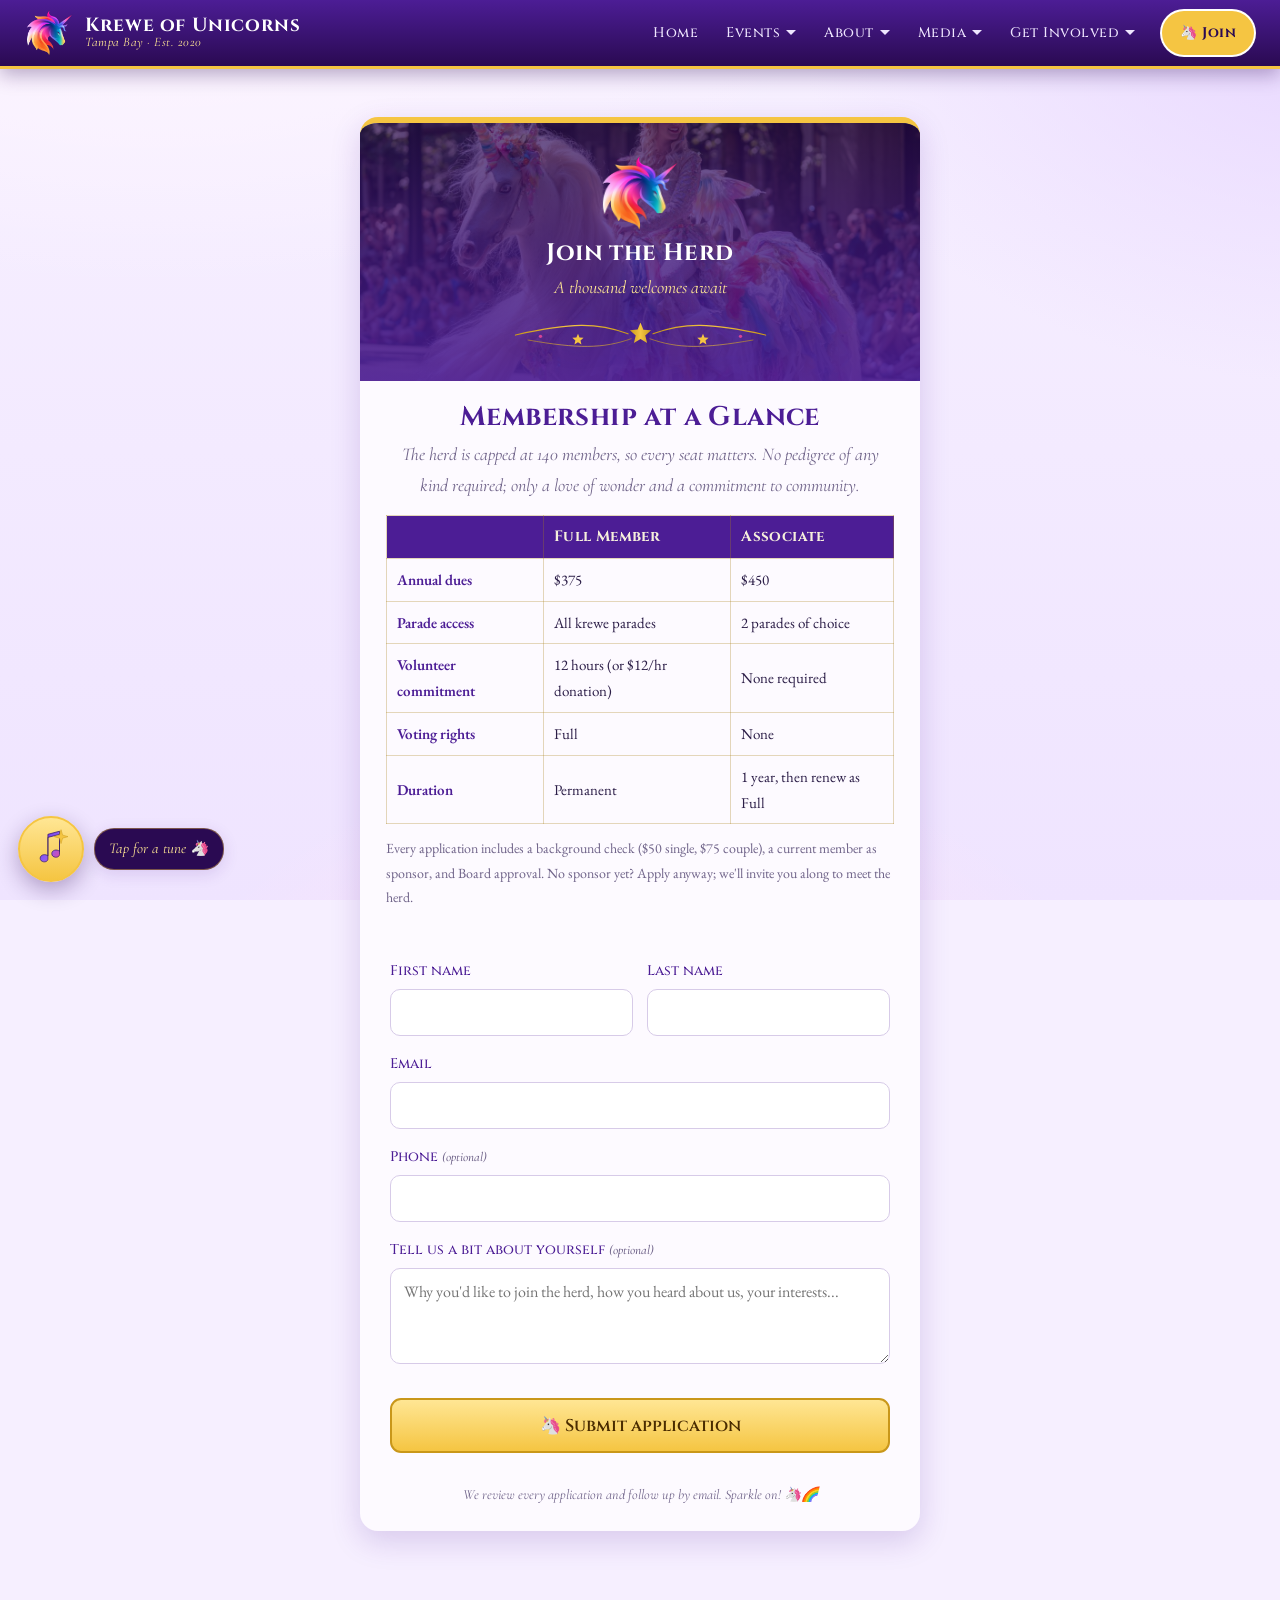
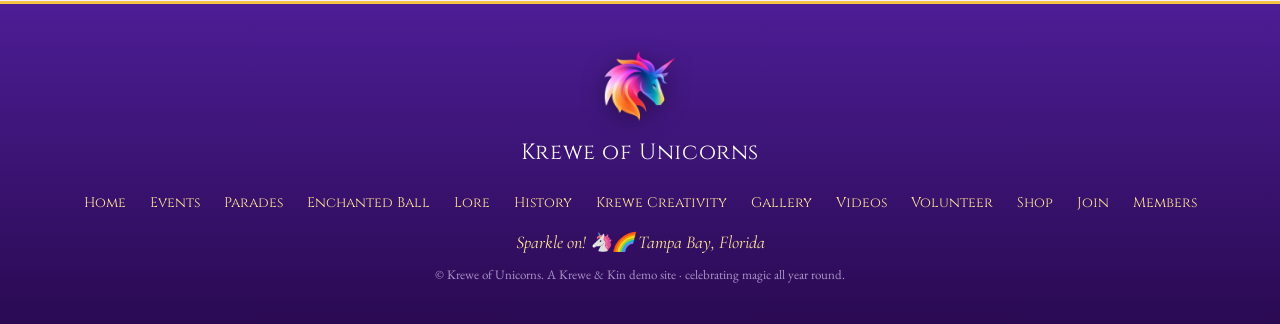
<file: membership-application.html>
<!DOCTYPE html>
<html lang="en">
<head>
<meta charset="UTF-8" />
<meta name="viewport" content="width=device-width, initial-scale=1.0" />
    <link rel="icon" type="image/png" href="assets/img/logo-unicorn.png" />
<title>Krewe of Unicorns · Membership Application</title>
<meta name="description" content="Join the Krewe of Unicorns. Apply for membership and bring magic, rainbows, and radical joy to Tampa Bay's carnival season." />
<link rel="preconnect" href="https://fonts.googleapis.com">
<link rel="preconnect" href="https://fonts.gstatic.com" crossorigin>
<link href="https://fonts.googleapis.com/css2?family=Cinzel:wght@500;600;700&family=Cormorant+Garamond:ital,wght@0,500;0,600;1,500;1,600&family=EB+Garamond:ital@0;1&display=swap" rel="stylesheet">
<link rel="stylesheet" href="assets/krewe.css" />
<style>
.mem-glance{padding:20px 26px 4px;}
.mem-glance h2{font-family:var(--display);color:var(--green-800);text-align:center;margin:0 0 6px;}
.mg-sub{text-align:center;color:var(--muted);font-family:var(--fancy);font-style:italic;margin:0 0 14px;}
.mem-table{width:100%;border-collapse:collapse;font-size:15px;}
.mem-table th,.mem-table td{padding:8px 10px;border:1px solid rgba(168,128,28,.3);text-align:left;}
.mem-table thead th{background:var(--green-800);color:#f6efdc;font-family:var(--display);letter-spacing:.4px;}
.mem-table td:first-child{font-weight:600;color:var(--green-800);}
.mg-note{font-size:14px;color:var(--muted);margin:12px 0 4px;}
</style>
</head>
<body>

  <nav class="krewe-nav" aria-label="Primary">
    <a class="brand" href="index.html">
      <img src="assets/img/logo-unicorn.png" alt="Krewe of Unicorns emblem" />
      <span class="name"><b>Krewe of Unicorns</b><small>Tampa Bay · Est. 2020</small></span>
    </a>
    <button class="nav-toggle" id="kreweNavToggle" aria-label="Open menu" aria-controls="kreweMenu" aria-expanded="false">
      <span class="nav-toggle-bars" aria-hidden="true"><i></i><i></i><i></i></span>
    </button>
    <div class="krewe-menu" id="kreweMenu">
      <ul class="krewe-links">
        <li><a href="index.html" data-nav="index.html">Home</a></li>
        <li class="nav-group">
          <button class="nav-group-btn" aria-haspopup="true" aria-expanded="false">Events <span class="caret"></span></button>
          <ul class="nav-dropdown">
            <li><a href="event-signup.html" data-nav="event-signup.html">Upcoming Events</a></li>
            <li><a href="parades.html" data-nav="parades.html">Parades</a></li>
            <li><a href="enchanted-ball.html" data-nav="enchanted-ball.html">Enchanted Ball</a></li>
          </ul>
        </li>
        <li class="nav-group">
          <button class="nav-group-btn" aria-haspopup="true" aria-expanded="false">About <span class="caret"></span></button>
          <ul class="nav-dropdown">
            <li><a href="learn.html" data-nav="learn.html">Unicorn Lore</a></li>
            <li><a href="krewe-history.html" data-nav="krewe-history.html">Krewe History</a></li>
            <li><a href="poetry.html" data-nav="poetry.html">Krewe Creativity</a></li>
          </ul>
        </li>
        <li class="nav-group">
          <button class="nav-group-btn" aria-haspopup="true" aria-expanded="false">Media <span class="caret"></span></button>
          <ul class="nav-dropdown">
            <li><a href="gallery.html" data-nav="gallery.html">Photo Gallery</a></li>
            <li><a href="videos.html" data-nav="videos.html">Videos</a></li>
            <li><a href="share.html" data-nav="share.html">Share Yours</a></li>
          </ul>
        </li>
        <li class="nav-group">
          <button class="nav-group-btn" aria-haspopup="true" aria-expanded="false">Get Involved <span class="caret"></span></button>
          <ul class="nav-dropdown">
            <li><a href="volunteer.html" data-nav="volunteer.html">Volunteer</a></li>
            <li><a href="store.html" data-nav="store.html">Shop</a></li>
            <li><a href="members.html" data-nav="members.html">Members Area</a></li>
          </ul>
        </li>
      </ul>
      <a class="nav-cta" href="membership-application.html" data-nav="membership-application.html">🦄 Join</a>
    </div>
  </nav>

  <div class="form-stage">
    <div class="form-card">
      <div class="fc-head">
        <div class="fc-bg" style="background-image:url('assets/img/photos/parade-12.jpg')"></div>
        <img class="em" src="assets/img/logo-unicorn.png" alt="Krewe of Unicorns emblem" />
        <h1>Join the Herd</h1>
        <p>A thousand welcomes await</p>
        <div class="banner-flourish" style="height:40px;margin:12px auto 0;width:80%;" aria-hidden="true"></div>
      </div>
      <div class="mem-glance">
        <h2>Membership at a Glance</h2>
        <p class="mg-sub">The herd is capped at 140 members, so every seat matters. No pedigree of any kind
           required; only a love of wonder and a commitment to community.</p>
        <table class="mem-table">
          <thead><tr><th></th><th>Full Member</th><th>Associate</th></tr></thead>
          <tbody>
            <tr><td>Annual dues</td><td>$375</td><td>$450</td></tr>
            <tr><td>Parade access</td><td>All krewe parades</td><td>2 parades of choice</td></tr>
            <tr><td>Volunteer commitment</td><td>12 hours (or $12/hr donation)</td><td>None required</td></tr>
            <tr><td>Voting rights</td><td>Full</td><td>None</td></tr>
            <tr><td>Duration</td><td>Permanent</td><td>1 year, then renew as Full</td></tr>
          </tbody>
        </table>
        <p class="mg-note">Every application includes a background check ($50 single, $75 couple), a current member
           as sponsor, and Board approval. No sponsor yet? Apply anyway; we'll invite you along to meet the herd.</p>
      </div>
      <form id="appForm" class="krewe-form">
        <div class="row">
          <div>
            <label for="firstName">First name</label>
            <input id="firstName" type="text" required autocomplete="given-name" />
          </div>
          <div>
            <label for="lastName">Last name</label>
            <input id="lastName" type="text" required autocomplete="family-name" />
          </div>
        </div>

        <label for="email">Email</label>
        <input id="email" type="email" required autocomplete="email" />

        <label for="phone">Phone <span class="hint">(optional)</span></label>
        <input id="phone" type="tel" autocomplete="tel" />

        <label for="notes">Tell us a bit about yourself <span class="hint">(optional)</span></label>
        <textarea id="notes" placeholder="Why you'd like to join the herd, how you heard about us, your interests..."></textarea>

        <button id="submitBtn" type="submit">🦄 Submit application</button>
        <div id="message" class="msg"></div>
      </form>
      <div class="fc-foot">We review every application and follow up by email. Sparkle on! 🦄🌈</div>
    </div>
  </div>

  <footer class="krewe-foot">
    <img class="fimg" src="assets/img/logo-unicorn.png" alt="" />
    <div class="fname">Krewe of Unicorns</div>
    <div class="flinks">
<a href="index.html">Home</a>
<a href="event-signup.html">Events</a>
<a href="parades.html">Parades</a>
<a href="enchanted-ball.html">Enchanted Ball</a>
<a href="learn.html">Lore</a>
<a href="krewe-history.html">History</a>
<a href="poetry.html">Krewe Creativity</a>
<a href="gallery.html">Gallery</a>
<a href="videos.html">Videos</a>
<a href="volunteer.html">Volunteer</a>
<a href="store.html">Shop</a>
<a href="membership-application.html">Join</a>
<a href="members.html">Members</a>
</div>
    <div class="slainte">Sparkle on! 🦄🌈 Tampa Bay, Florida</div>
    <div class="fine">© Krewe of Unicorns. A Krewe &amp; Kin demo site · celebrating magic all year round.</div>
  </footer>

  <div class="krewe-music" id="krewePlayer">
    <audio id="kreweAudio" src="assets/audio/krewe-theme.wav" loop preload="none"></audio>
    <button id="kreweMusicBtn" aria-label="Play background music" aria-pressed="false" title="Play our krewe tune">
      <span class="bars"><i></i><i></i><i></i><i></i></span>
    </button>
    <span class="label" id="kreweMusicLabel">Tap for a tune 🦄</span>
  </div>
  <script src="assets/krewe.js" defer></script>

  <script>
    // Demo site: no network. The form validates in the browser and shows a
    // friendly confirmation on submit — nothing is actually posted anywhere.
    const form = document.getElementById("appForm");
    const btn = document.getElementById("submitBtn");
    const message = document.getElementById("message");
    function showMessage(text, kind) { message.textContent = text; message.className = "msg " + kind; }

    form.addEventListener("submit", (e) => {
      e.preventDefault();
      message.className = "msg";
      // Native HTML5 validation (required fields, email format) still applies.
      if (!form.checkValidity()) { form.reportValidity(); return; }
      btn.disabled = true; btn.textContent = "Submitting…";
      setTimeout(() => {
        btn.disabled = false; btn.textContent = "🦄 Submit application";
        showMessage("✨ Thanks for joining the herd! This is a demo site, so nothing was actually submitted — but on a live Krewe & Kin site this would be saved instantly and our Membership Chair would follow up by email.", "success");
        form.reset();
      }, 500);
    });
  </script>
</body>
</html>
</file>
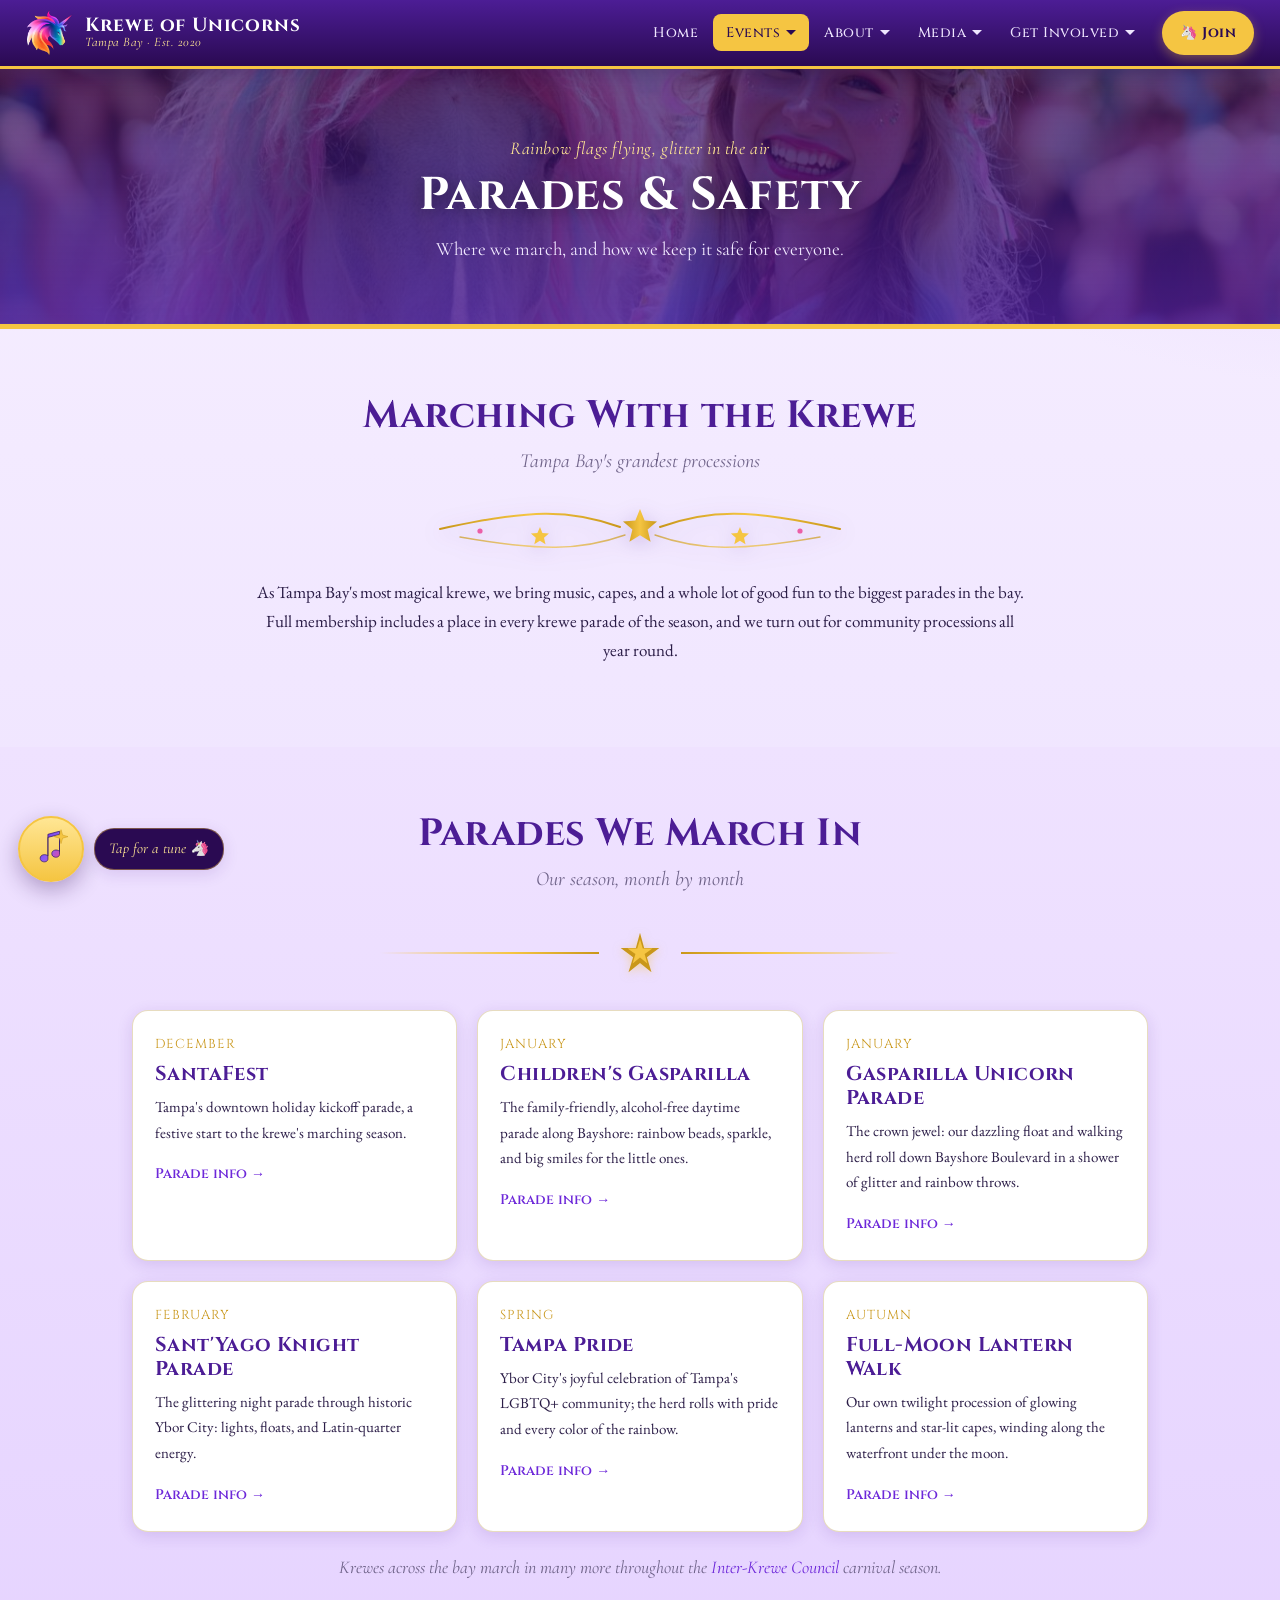
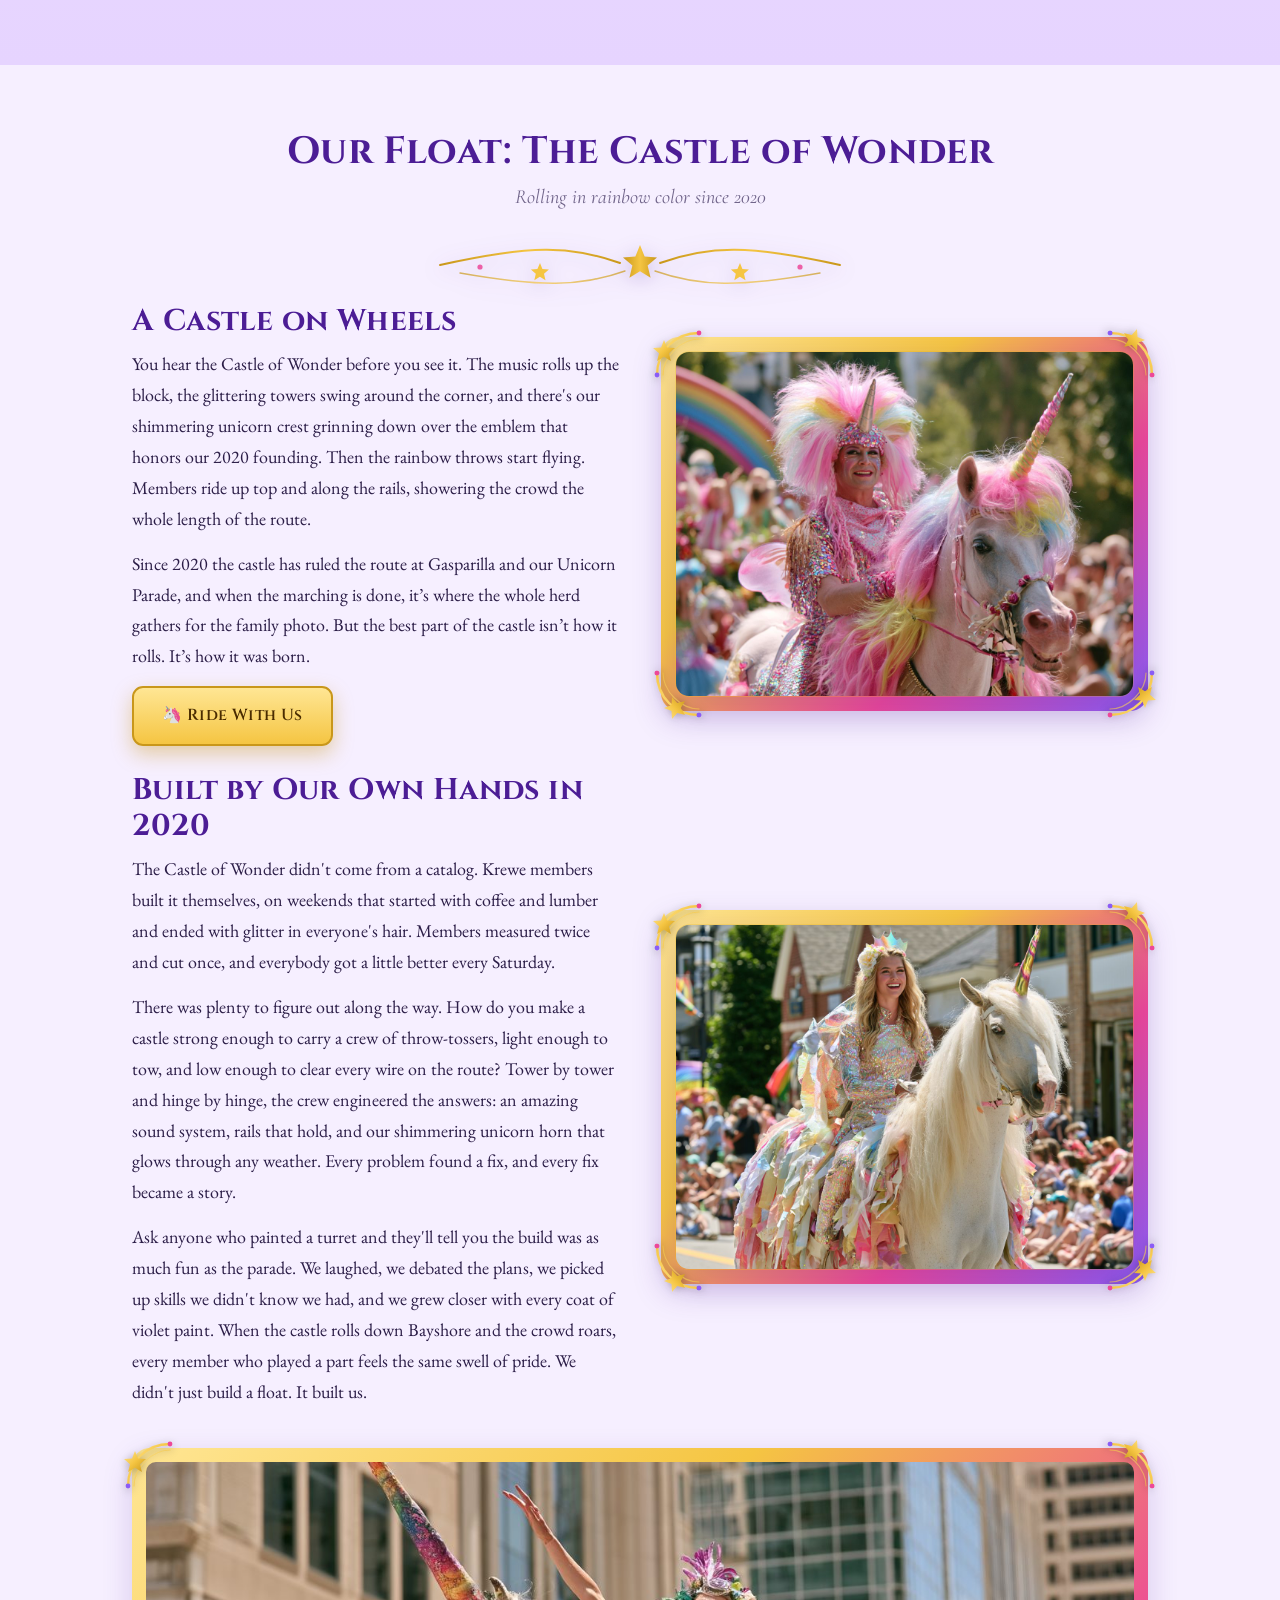
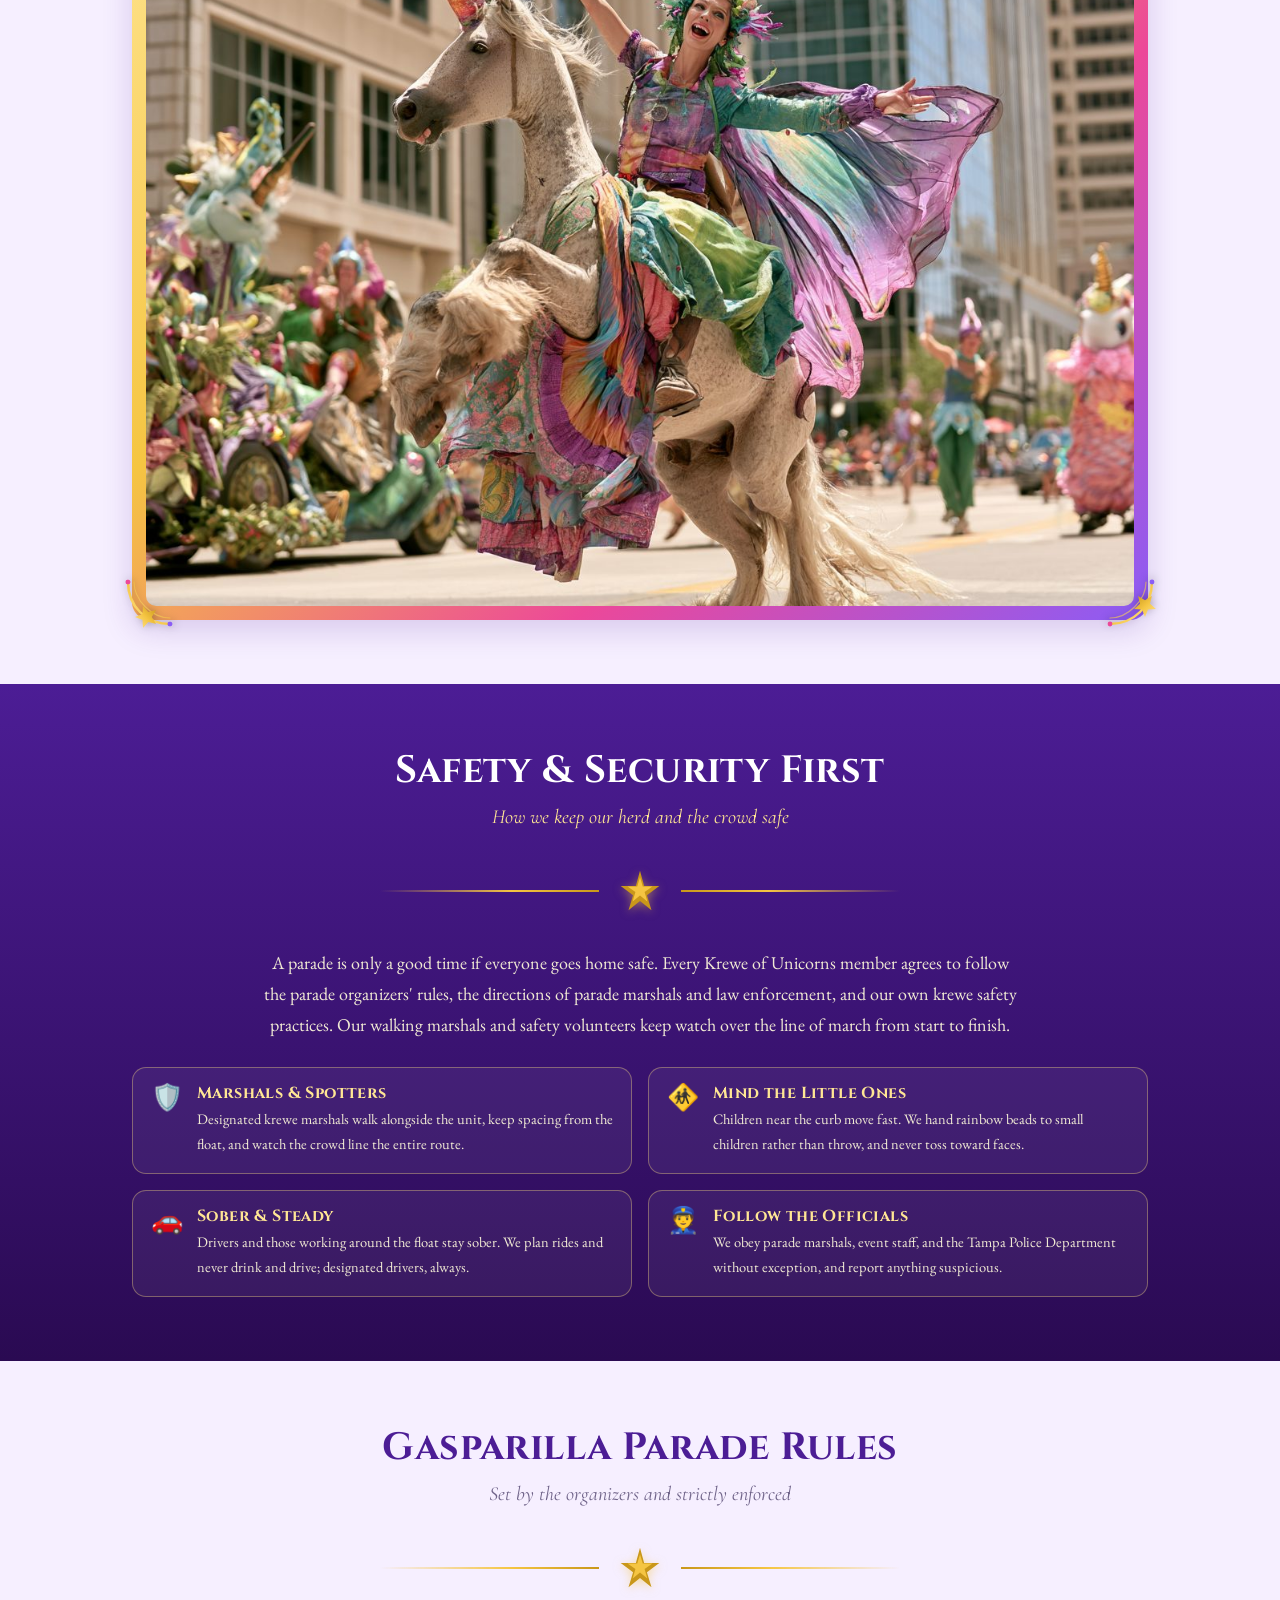
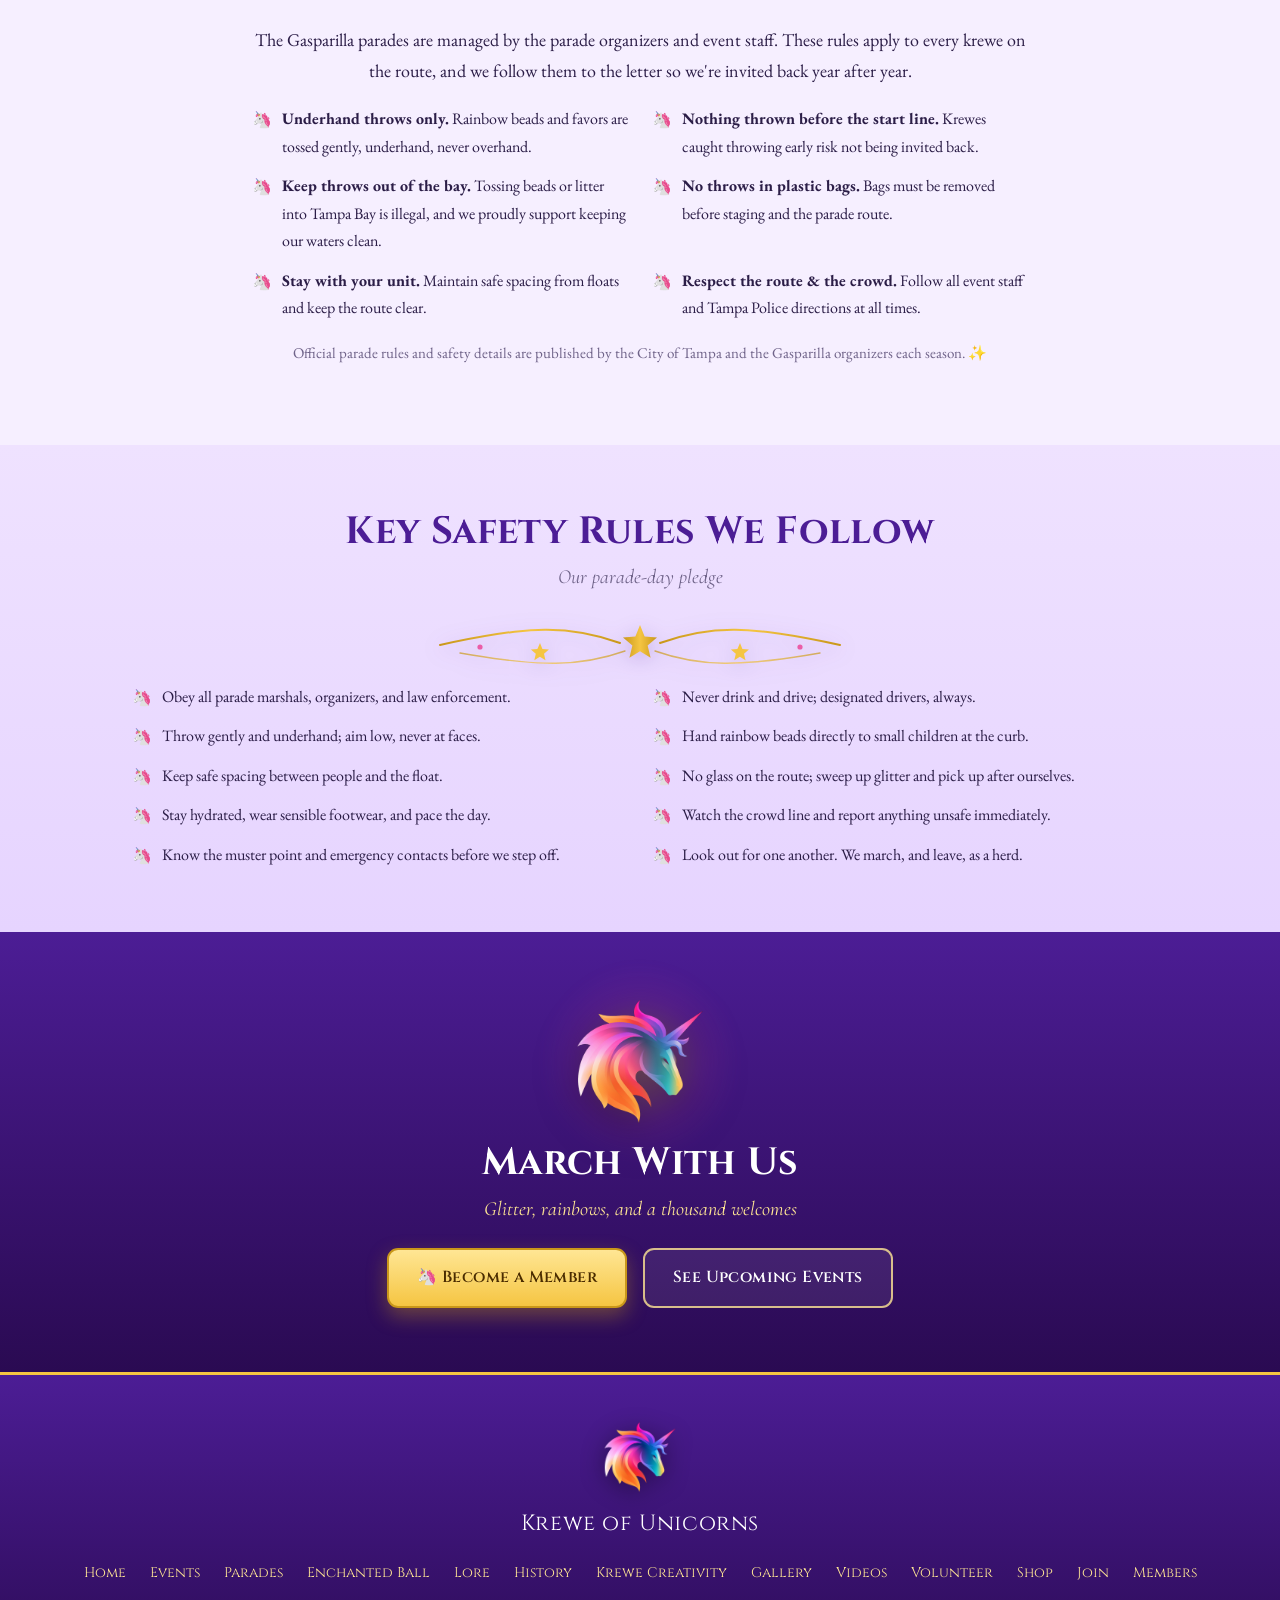
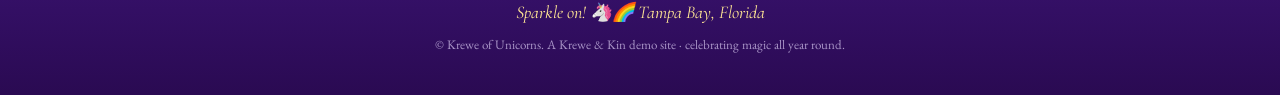
<file: parades.html>
<!DOCTYPE html>
<html lang="en">
<head>
<meta charset="UTF-8" />
<meta name="viewport" content="width=device-width, initial-scale=1.0" />
<link rel="icon" type="image/png" href="assets/img/logo-unicorn.png" />
<title>Krewe of Unicorns · Parades &amp; Safety</title>
<meta name="description" content="The parades the Krewe of Unicorns marches in across Tampa Bay, plus our parade safety practices, rainbow-throw guidelines, Gasparilla rules, and key safety tips." />
<link rel="preconnect" href="https://fonts.googleapis.com">
<link rel="preconnect" href="https://fonts.gstatic.com" crossorigin>
<link href="https://fonts.googleapis.com/css2?family=Cinzel:wght@500;600;700&family=Cormorant+Garamond:ital,wght@0,500;0,600;1,500;1,600&family=EB+Garamond:ital@0;1&display=swap" rel="stylesheet">
<link rel="stylesheet" href="assets/krewe.css" />
<style>
  .parade-grid{ display:grid; grid-template-columns:repeat(auto-fill,minmax(250px,1fr)); gap:20px; }
  .parade-card{ background:#fff; border:1px solid rgba(168,128,28,.28); border-radius:16px; padding:22px; box-shadow:var(--shadow-sm); }
  .parade-card .mo{ font-family:var(--display); font-size:13px; letter-spacing:1px; text-transform:uppercase; color:var(--gold-deep); }
  .parade-card h3{ color:var(--green-800); font-size:20px; margin:6px 0 8px; }
  .parade-card p{ font-size:15px; margin:0 0 12px; color:var(--ink); }
  .parade-card a{ font-family:var(--display); font-weight:600; color:var(--green-700); text-decoration:none; font-size:14px; }
  .parade-card a:hover{ color:var(--gold-deep); }
  .rules-grid{ display:grid; grid-template-columns:repeat(2,1fr); gap:16px; }
  .rule{ display:flex; gap:14px; align-items:flex-start; background:rgba(255,255,255,.06); border:1px solid rgba(236,208,126,.4); border-radius:14px; padding:16px 18px; }
  .rule .ic{ font-size:26px; line-height:1; }
  .rule h3{ margin:0 0 4px; font-family:var(--display); font-size:16px; color:var(--gold-light); }
  .rule p{ margin:0; font-size:14.5px; color:#f1ead4; }
  .safety-list{ list-style:none; padding:0; margin:0; display:grid; grid-template-columns:1fr 1fr; gap:12px 24px; }
  .safety-list li{ position:relative; padding-left:30px; font-size:16px; }
  .safety-list li::before{ content:"🦄"; position:absolute; left:0; top:1px; font-size:16px; }
  @media (max-width:720px){ .rules-grid,.safety-list{ grid-template-columns:1fr; } }
</style>
</head>
<body>

  <!-- NAV -->
  <nav class="krewe-nav" aria-label="Primary">
    <a class="brand" href="index.html">
      <img src="assets/img/logo-unicorn.png" alt="Krewe of Unicorns emblem" />
      <span class="name"><b>Krewe of Unicorns</b><small>Tampa Bay · Est. 2020</small></span>
    </a>
    <button class="nav-toggle" id="kreweNavToggle" aria-label="Open menu" aria-controls="kreweMenu" aria-expanded="false">
      <span class="nav-toggle-bars" aria-hidden="true"><i></i><i></i><i></i></span>
    </button>
    <div class="krewe-menu" id="kreweMenu">
      <ul class="krewe-links">
        <li><a href="index.html" data-nav="index.html">Home</a></li>
        <li class="nav-group">
          <button class="nav-group-btn" aria-haspopup="true" aria-expanded="false">Events <span class="caret"></span></button>
          <ul class="nav-dropdown">
            <li><a href="event-signup.html" data-nav="event-signup.html">Upcoming Events</a></li>
            <li><a href="parades.html" data-nav="parades.html">Parades</a></li>
            <li><a href="enchanted-ball.html" data-nav="enchanted-ball.html">Enchanted Ball</a></li>
          </ul>
        </li>
        <li class="nav-group">
          <button class="nav-group-btn" aria-haspopup="true" aria-expanded="false">About <span class="caret"></span></button>
          <ul class="nav-dropdown">
            <li><a href="learn.html" data-nav="learn.html">Unicorn Lore</a></li>
            <li><a href="krewe-history.html" data-nav="krewe-history.html">Krewe History</a></li>
            <li><a href="poetry.html" data-nav="poetry.html">Krewe Creativity</a></li>
          </ul>
        </li>
        <li class="nav-group">
          <button class="nav-group-btn" aria-haspopup="true" aria-expanded="false">Media <span class="caret"></span></button>
          <ul class="nav-dropdown">
            <li><a href="gallery.html" data-nav="gallery.html">Photo Gallery</a></li>
            <li><a href="videos.html" data-nav="videos.html">Videos</a></li>
            <li><a href="share.html" data-nav="share.html">Share Yours</a></li>
          </ul>
        </li>
        <li class="nav-group">
          <button class="nav-group-btn" aria-haspopup="true" aria-expanded="false">Get Involved <span class="caret"></span></button>
          <ul class="nav-dropdown">
            <li><a href="volunteer.html" data-nav="volunteer.html">Volunteer</a></li>
            <li><a href="store.html" data-nav="store.html">Shop</a></li>
            <li><a href="members.html" data-nav="members.html">Members Area</a></li>
          </ul>
        </li>
      </ul>
      <a class="nav-cta" href="membership-application.html" data-nav="membership-application.html">🦄 Join</a>
    </div>
  </nav>

  <header class="page-head">
    <div class="ph-bg" style="background-image:url('assets/img/photos/parade-02.jpg')"></div>
    <p class="eyebrow">Rainbow flags flying, glitter in the air</p>
    <h1>Parades &amp; Safety</h1>
    <p class="sub">Where we march, and how we keep it safe for everyone.</p>
  </header>

  <!-- INTRO -->
  <section class="wrap narrow">
    <div class="section-title">
      <h2>Marching With the Krewe</h2>
      <p class="sub">Tampa Bay's grandest processions</p>
    </div>
    <div class="banner-flourish" aria-hidden="true"></div>
    <p style="text-align:center;font-size:17px;">As Tampa Bay's most magical krewe, we bring music, capes, and a whole lot of
       good fun to the biggest parades in the bay. Full membership includes a place in every krewe parade of the season,
       and we turn out for community processions all year round.</p>
  </section>

  <!-- PARADES WE MARCH IN -->
  <section class="band band-cream">
    <div class="wrap">
      <div class="section-title"><h2>Parades We March In</h2><p class="sub">Our season, month by month</p></div>
      <div class="knot-divider"><span class="knot"></span></div>
      <div class="parade-grid">
        <div class="parade-card">
          <div class="mo">December</div><h3>SantaFest</h3>
          <p>Tampa's downtown holiday kickoff parade, a festive start to the krewe's marching season.</p>
          <a href="parades.html">Parade info →</a>
        </div>
        <div class="parade-card">
          <div class="mo">January</div><h3>Children's Gasparilla</h3>
          <p>The family-friendly, alcohol-free daytime parade along Bayshore: rainbow beads, sparkle, and big smiles for the little ones.</p>
          <a href="parades.html">Parade info →</a>
        </div>
        <div class="parade-card">
          <div class="mo">January</div><h3>Gasparilla Unicorn Parade</h3>
          <p>The crown jewel: our dazzling float and walking herd roll down Bayshore Boulevard in a shower of glitter and rainbow throws.</p>
          <a href="parades.html">Parade info →</a>
        </div>
        <div class="parade-card">
          <div class="mo">February</div><h3>Sant'Yago Knight Parade</h3>
          <p>The glittering night parade through historic Ybor City: lights, floats, and Latin-quarter energy.</p>
          <a href="parades.html">Parade info →</a>
        </div>
        <div class="parade-card">
          <div class="mo">Spring</div><h3>Tampa Pride</h3>
          <p>Ybor City's joyful celebration of Tampa's LGBTQ+ community; the herd rolls with pride and every color of the rainbow.</p>
          <a href="parades.html">Parade info →</a>
        </div>
        <div class="parade-card">
          <div class="mo">Autumn</div><h3>Full-Moon Lantern Walk</h3>
          <p>Our own twilight procession of glowing lanterns and star-lit capes, winding along the waterfront under the moon.</p>
          <a href="parades.html">Parade info →</a>
        </div>
      </div>
      <p style="text-align:center;margin-top:20px;font-family:var(--fancy);font-style:italic;color:var(--muted);">
        Krewes across the bay march in many more throughout the
        <span style="color:var(--green-700);">Inter-Krewe Council</span> carnival season.
      </p>
    </div>
  </section>

  <!-- OUR FLOAT -->
  <section class="wrap">
    <div class="section-title"><h2>Our Float: The Castle of Wonder</h2><p class="sub">Rolling in rainbow color since 2020</p></div>
    <div class="banner-flourish" aria-hidden="true"></div>
    <div class="feature">
      <div class="ft-text">
        <h2>A Castle on Wheels</h2>
        <p>You hear the Castle of Wonder before you see it. The music rolls up the block, the
           glittering towers swing around the corner, and there's our shimmering unicorn crest grinning down
           over the emblem that honors our 2020 founding. Then the rainbow throws start flying. Members
           ride up top and along the rails, showering the crowd the whole length of the route.</p>
        <p>Since 2020 the castle has ruled the route at Gasparilla and our Unicorn Parade,
           and when the marching is done, it&rsquo;s where the whole herd gathers for the family photo.
           But the best part of the castle isn&rsquo;t how it rolls. It&rsquo;s how it was born.</p>
        <a class="btn btn-primary" href="membership-application.html">🦄 Ride With Us</a>
      </div>
      <div class="ft-media">
        <div class="framed ornate"><span class="crn tr"></span><span class="crn bl"></span>
          <img src="assets/img/photos/parade-08.jpg" alt="The Krewe of Unicorns rainbow castle float showing the official crest, Est. 2020" />
        </div>
      </div>
    </div>
    <div class="feature rev" style="margin-top:26px;">
      <div class="ft-text">
        <h2>Built by Our Own Hands in 2020</h2>
        <p>The Castle of Wonder didn't come from a catalog. Krewe members built it themselves,
           on weekends that started with coffee and lumber and ended with glitter in everyone's hair.
           Members measured twice and cut once, and everybody got a little better every Saturday.</p>
        <p>There was plenty to figure out along the way. How do you make a castle strong enough to
           carry a crew of throw-tossers, light enough to tow, and low enough to clear every wire on
           the route? Tower by tower and hinge by hinge, the crew engineered the answers: an amazing
           sound system, rails that hold, and our shimmering unicorn horn that
           glows through any weather. Every problem found a fix, and every fix became a story.</p>
        <p>Ask anyone who painted a turret and they'll tell you the build was as much fun as the parade.
           We laughed, we debated the plans, we picked up skills we didn't know we had, and we grew
           closer with every coat of violet paint. When the castle rolls down Bayshore and the crowd
           roars, every member who played a part feels the same swell of pride. We didn't just build
           a float. It built us.</p>
      </div>
      <div class="ft-media">
        <div class="framed ornate"><span class="crn tr"></span><span class="crn bl"></span>
          <img src="assets/img/photos/parade-07.jpg" alt="Krewe of Unicorns members riding the rainbow float they built themselves" />
        </div>
      </div>
    </div>
    <div class="framed ornate" style="margin-top:26px;"><span class="crn tr"></span><span class="crn bl"></span>
      <img src="assets/img/photos/parade-13.jpg" alt="The whole Krewe of Unicorns gathered in front of their rainbow float on parade day" />
    </div>
  </section>

  <!-- SAFETY & SECURITY -->
  <section class="band band-green">
    <div class="wrap">
      <div class="section-title"><h2 style="color:#fff;">Safety &amp; Security First</h2><p class="sub">How we keep our herd and the crowd safe</p></div>
      <div class="knot-divider"><span class="knot"></span></div>
      <p style="text-align:center;color:#f1ead4;max-width:760px;margin:0 auto 26px;">
        A parade is only a good time if everyone goes home safe. Every Krewe of Unicorns member agrees to follow the
        parade organizers' rules, the directions of parade marshals and law enforcement, and our own krewe safety practices.
        Our walking marshals and safety volunteers keep watch over the line of march from start to finish.</p>
      <div class="rules-grid">
        <div class="rule"><span class="ic">🛡️</span><div><h3>Marshals &amp; Spotters</h3><p>Designated krewe marshals walk alongside the unit, keep spacing from the float, and watch the crowd line the entire route.</p></div></div>
        <div class="rule"><span class="ic">🚸</span><div><h3>Mind the Little Ones</h3><p>Children near the curb move fast. We hand rainbow beads to small children rather than throw, and never toss toward faces.</p></div></div>
        <div class="rule"><span class="ic">🚗</span><div><h3>Sober &amp; Steady</h3><p>Drivers and those working around the float stay sober. We plan rides and never drink and drive; designated drivers, always.</p></div></div>
        <div class="rule"><span class="ic">👮</span><div><h3>Follow the Officials</h3><p>We obey parade marshals, event staff, and the Tampa Police Department without exception, and report anything suspicious.</p></div></div>
      </div>
    </div>
  </section>

  <!-- GASPARILLA RULES -->
  <section class="wrap narrow">
    <div class="section-title"><h2>Gasparilla Parade Rules</h2><p class="sub">Set by the organizers and strictly enforced</p></div>
    <div class="knot-divider"><span class="knot"></span></div>
    <p style="text-align:center;">The Gasparilla parades are managed by the parade organizers and event staff. These rules apply to every krewe
       on the route, and we follow them to the letter so we're invited back year after year.</p>
    <ul class="safety-list" style="margin-top:18px;">
      <li><b>Underhand throws only.</b> Rainbow beads and favors are tossed gently, underhand, never overhand.</li>
      <li><b>Nothing thrown before the start line.</b> Krewes caught throwing early risk not being invited back.</li>
      <li><b>Keep throws out of the bay.</b> Tossing beads or litter into Tampa Bay is illegal, and we proudly support keeping our waters clean.</li>
      <li><b>No throws in plastic bags.</b> Bags must be removed before staging and the parade route.</li>
      <li><b>Stay with your unit.</b> Maintain safe spacing from floats and keep the route clear.</li>
      <li><b>Respect the route &amp; the crowd.</b> Follow all event staff and Tampa Police directions at all times.</li>
    </ul>
    <p style="text-align:center;margin-top:18px;font-size:15px;color:var(--muted);">
      Official parade rules and safety details are published by the City of Tampa and the Gasparilla organizers each season. ✨
    </p>
  </section>

  <!-- KEY SAFETY RULES -->
  <section class="band band-cream">
    <div class="wrap">
      <div class="section-title"><h2>Key Safety Rules We Follow</h2><p class="sub">Our parade-day pledge</p></div>
      <div class="banner-flourish" aria-hidden="true"></div>
      <ul class="safety-list">
        <li>Obey all parade marshals, organizers, and law enforcement.</li>
        <li>Never drink and drive; designated drivers, always.</li>
        <li>Throw gently and underhand; aim low, never at faces.</li>
        <li>Hand rainbow beads directly to small children at the curb.</li>
        <li>Keep safe spacing between people and the float.</li>
        <li>No glass on the route; sweep up glitter and pick up after ourselves.</li>
        <li>Stay hydrated, wear sensible footwear, and pace the day.</li>
        <li>Watch the crowd line and report anything unsafe immediately.</li>
        <li>Know the muster point and emergency contacts before we step off.</li>
        <li>Look out for one another. We march, and leave, as a herd.</li>
      </ul>
    </div>
  </section>

  <!-- CTA -->
  <section class="band band-green">
    <div class="wrap" style="text-align:center;">
      <span class="crest float" role="img" aria-label="Unicorn crest"></span>
      <div class="section-title"><h2 style="color:#fff;">March With Us</h2><p class="sub">Glitter, rainbows, and a thousand welcomes</p></div>
      <div class="btns" style="margin-top:22px;">
        <a class="btn btn-primary" href="membership-application.html">🦄 Become a Member</a>
        <a class="btn btn-outline" href="event-signup.html">See Upcoming Events</a>
      </div>
    </div>
  </section>

  <!-- FOOTER -->
  <footer class="krewe-foot">
    <img class="fimg" src="assets/img/logo-unicorn.png" alt="" />
    <div class="fname">Krewe of Unicorns</div>
    <div class="flinks">
<a href="index.html">Home</a>
<a href="event-signup.html">Events</a>
<a href="parades.html">Parades</a>
<a href="enchanted-ball.html">Enchanted Ball</a>
<a href="learn.html">Lore</a>
<a href="krewe-history.html">History</a>
<a href="poetry.html">Krewe Creativity</a>
<a href="gallery.html">Gallery</a>
<a href="videos.html">Videos</a>
<a href="volunteer.html">Volunteer</a>
<a href="store.html">Shop</a>
<a href="membership-application.html">Join</a>
<a href="members.html">Members</a>
</div>
    <div class="slainte">Sparkle on! 🦄🌈 Tampa Bay, Florida</div>
    <div class="fine">© Krewe of Unicorns. A Krewe &amp; Kin demo site · celebrating magic all year round.</div>
  </footer>

  <!-- MUSIC PLAYER -->
  <div class="krewe-music" id="krewePlayer">
    <audio id="kreweAudio" src="assets/audio/krewe-theme.wav" loop preload="none"></audio>
    <button id="kreweMusicBtn" aria-label="Play background music" aria-pressed="false" title="Play our krewe tune">
      <span class="bars"><i></i><i></i><i></i><i></i></span>
    </button>
    <span class="label" id="kreweMusicLabel">Tap for a tune 🦄</span>
  </div>
  <script src="assets/krewe.js" defer></script>
</body>
</html>
</file>
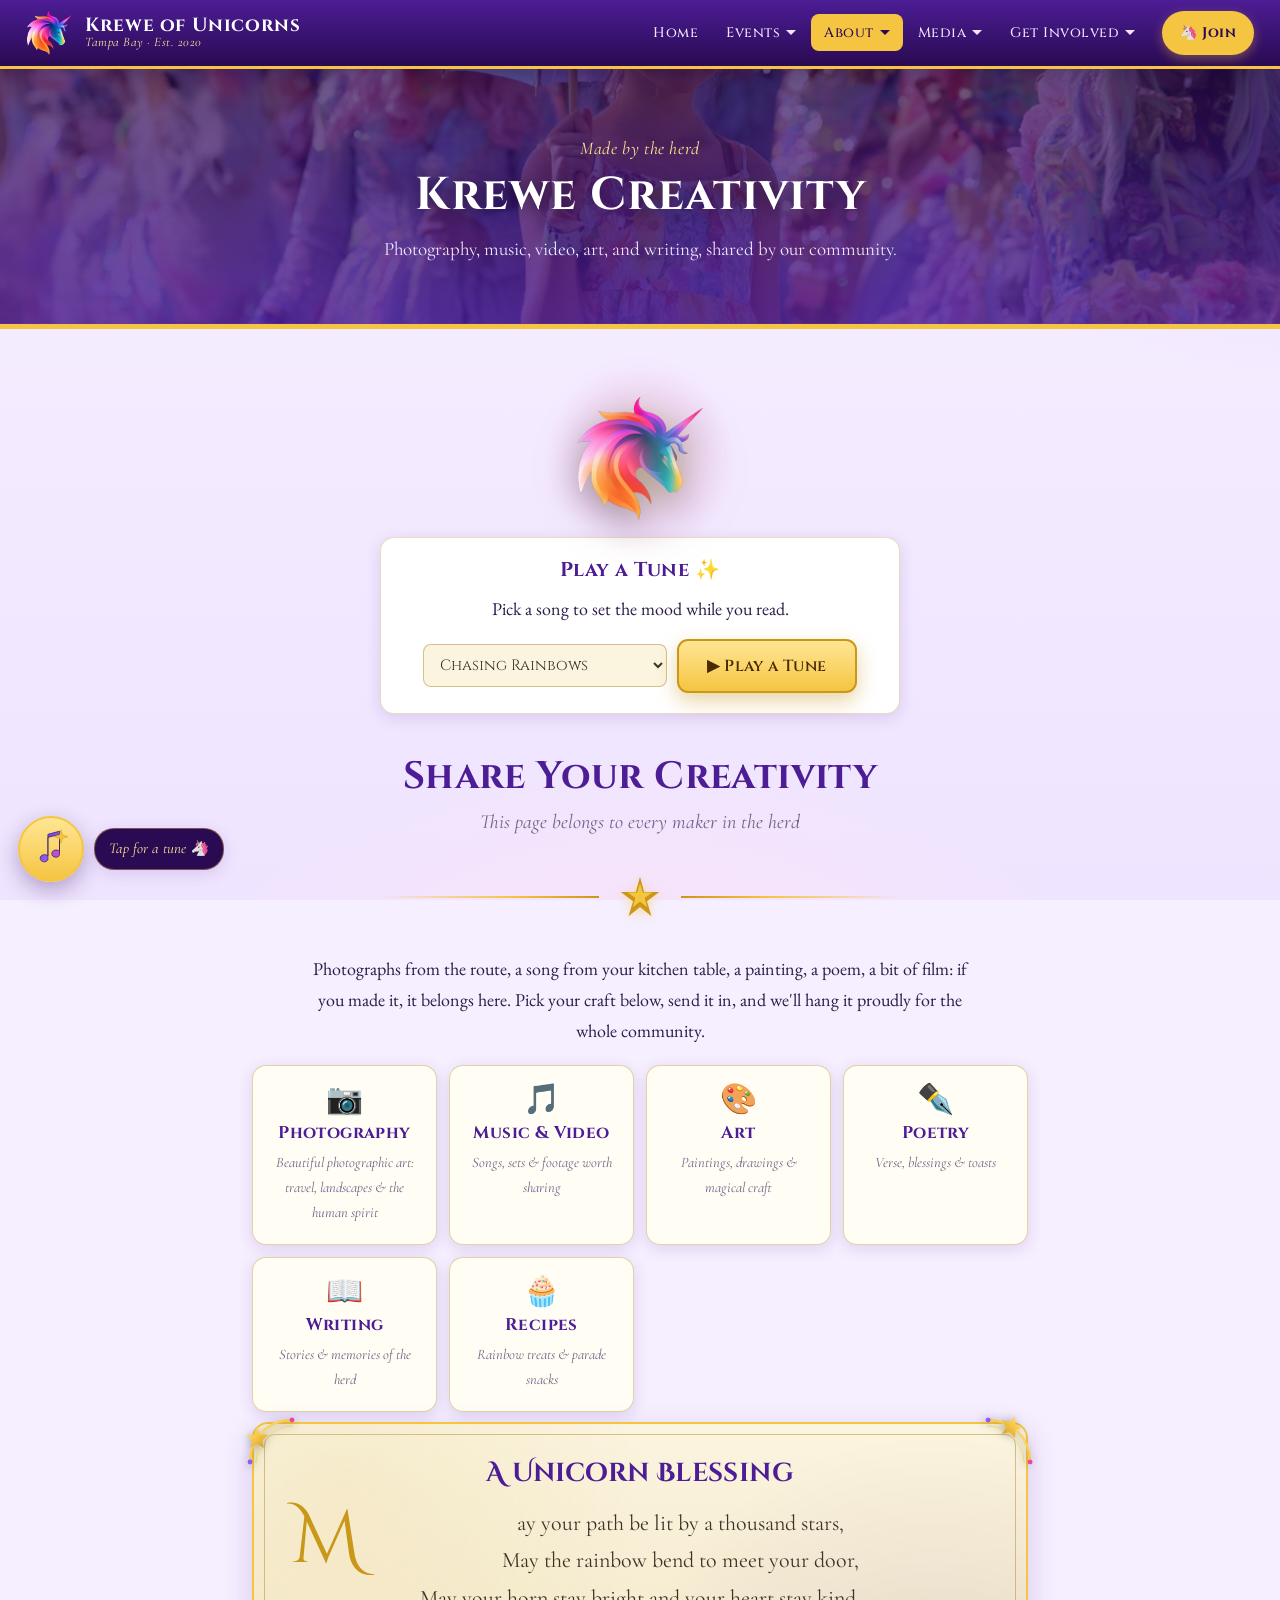
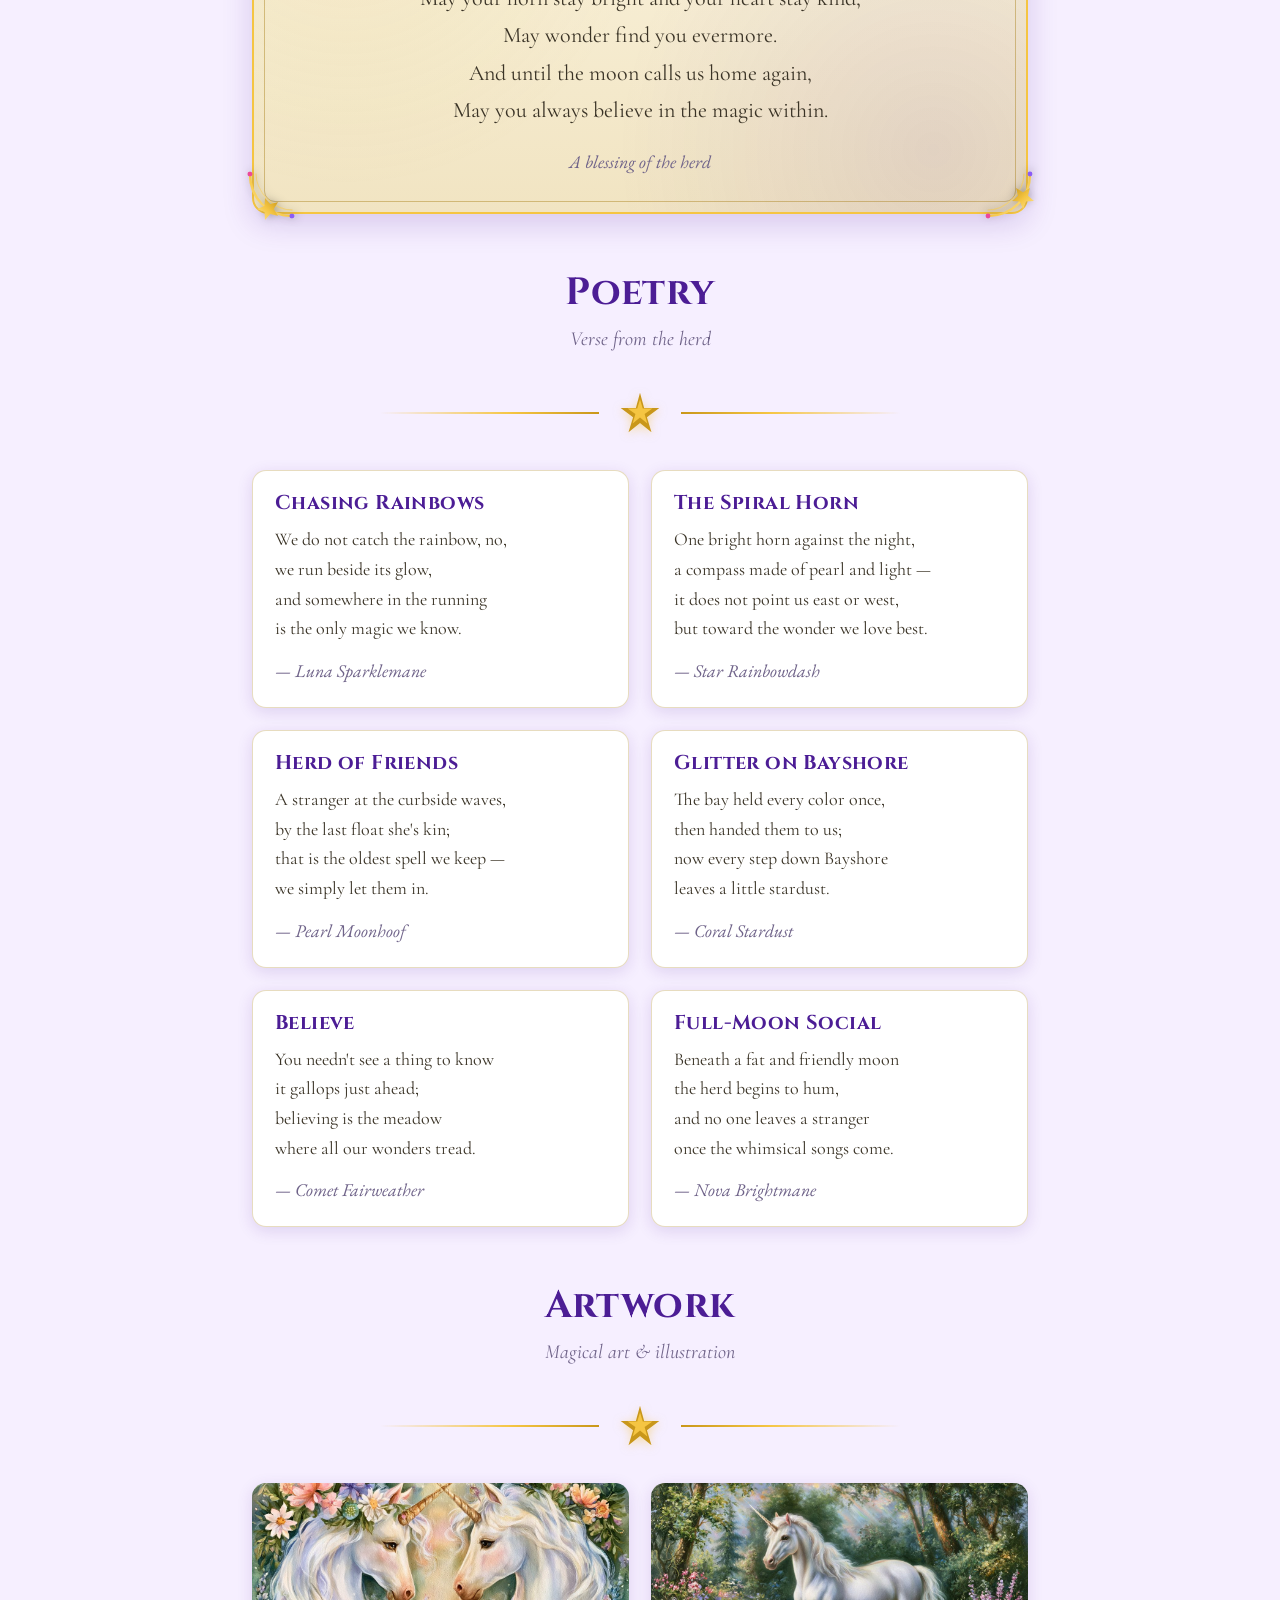
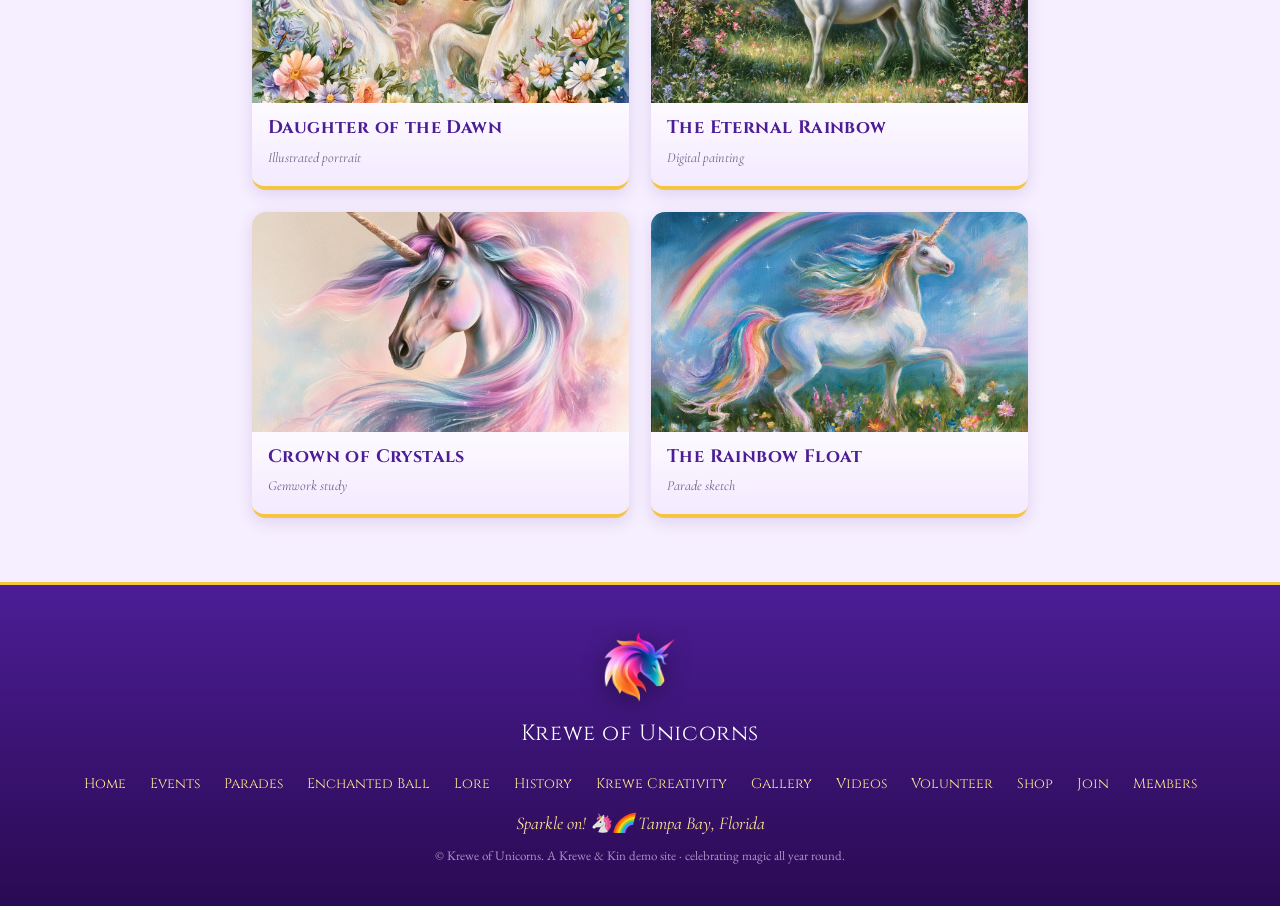
<file: poetry.html>
<!DOCTYPE html>
<html lang="en">
<head>
<meta charset="UTF-8" />
<meta name="viewport" content="width=device-width, initial-scale=1.0" />
<link rel="icon" type="image/png" href="assets/img/logo-unicorn.png" />
<title>Krewe of Unicorns · Krewe Creativity</title>
<meta name="description" content="Krewe Creativity: photography, music, video, art, and writing shared by the Krewe of Unicorns community." />
<link rel="preconnect" href="https://fonts.googleapis.com">
<link rel="preconnect" href="https://fonts.gstatic.com" crossorigin>
<link href="https://fonts.googleapis.com/css2?family=Cinzel:wght@500;600;700&family=Cinzel+Decorative:wght@700&family=Cormorant+Garamond:ital,wght@0,500;0,600;1,500;1,600&family=EB+Garamond:ital@0;1&display=swap" rel="stylesheet">
<link rel="stylesheet" href="assets/krewe.css" />
<style>
  /* illuminated-manuscript feature */
  .illuminated{
    position:relative; background:
      linear-gradient(180deg,#fbf4df,#f3e8c8);
    border:2px solid var(--gold); border-radius:16px;
    padding:34px 38px; box-shadow:var(--shadow);
    background-image:
      radial-gradient(circle at 12% 16%, rgba(212,175,55,.10), transparent 40%),
      radial-gradient(circle at 88% 84%, rgba(76,29,149,.10), transparent 42%),
      linear-gradient(180deg,#fbf4df,#f1e4c2);
  }
  .illuminated .frame-rule{ position:absolute; inset:10px; border:1px solid rgba(168,128,28,.45); border-radius:11px; pointer-events:none; }
  .illuminated h3{ font-family:"Cinzel Decorative",var(--display); color:var(--green-800); text-align:center; font-size:26px; margin:0 0 16px; }
  .illuminated .verse{ font-family:var(--fancy); font-size:22px; line-height:1.7; color:#3a3326; white-space:pre-line; text-align:center; }
  .illuminated .verse::first-letter{
    font-family:"Cinzel Decorative",serif; float:left; font-size:74px; line-height:.8;
    padding:6px 12px 4px 0; color:var(--gold-deep); }
  .illuminated .src{ text-align:center; font-style:italic; color:var(--muted); margin-top:18px; }
  .poem-card{ background:#fff; border:1px solid rgba(168,128,28,.28); border-radius:14px; padding:20px 22px; box-shadow:var(--shadow-sm); }
  .poem-card h3{ color:var(--green-800); font-family:var(--display); margin:0 0 10px; font-size:20px; }
  .poem-card .verse{ font-family:var(--fancy); white-space:pre-line; font-size:18px; line-height:1.65; color:#3a3326; }
  .poem-card .src{ font-style:italic; color:var(--muted); margin-top:12px; }
</style>
<style>
.cre-grid{display:grid;grid-template-columns:repeat(auto-fit,minmax(180px,1fr));gap:12px;margin:18px 0 10px;}
.cre-card{display:flex;flex-direction:column;align-items:center;text-align:center;gap:4px;background:#fffdf4;
  border:1px solid rgba(168,128,28,.35);border-radius:14px;padding:18px 14px;box-shadow:var(--shadow-sm);
  text-decoration:none;color:#3a3a2e;transition:box-shadow .25s ease,transform .25s ease;}
.cre-card:hover{box-shadow:var(--shadow);transform:translateY(-3px);}
.cre-card .ic{font-size:30px;line-height:1;}
.cre-card b{font-family:var(--display);color:var(--green-800);font-size:17px;letter-spacing:.4px;}
.cre-card span:last-child{font-family:var(--fancy);font-style:italic;color:var(--muted);font-size:14.5px;}
</style>
</head>
<body>

  <!-- NAV -->
  <nav class="krewe-nav" aria-label="Primary">
    <a class="brand" href="index.html">
      <img src="assets/img/logo-unicorn.png" alt="Krewe of Unicorns emblem" />
      <span class="name"><b>Krewe of Unicorns</b><small>Tampa Bay · Est. 2020</small></span>
    </a>
    <button class="nav-toggle" id="kreweNavToggle" aria-label="Open menu" aria-controls="kreweMenu" aria-expanded="false">
      <span class="nav-toggle-bars" aria-hidden="true"><i></i><i></i><i></i></span>
    </button>
    <div class="krewe-menu" id="kreweMenu">
      <ul class="krewe-links">
        <li><a href="index.html" data-nav="index.html">Home</a></li>
        <li class="nav-group">
          <button class="nav-group-btn" aria-haspopup="true" aria-expanded="false">Events <span class="caret"></span></button>
          <ul class="nav-dropdown">
            <li><a href="event-signup.html" data-nav="event-signup.html">Upcoming Events</a></li>
            <li><a href="parades.html" data-nav="parades.html">Parades</a></li>
            <li><a href="enchanted-ball.html" data-nav="enchanted-ball.html">Enchanted Ball</a></li>
          </ul>
        </li>
        <li class="nav-group">
          <button class="nav-group-btn" aria-haspopup="true" aria-expanded="false">About <span class="caret"></span></button>
          <ul class="nav-dropdown">
            <li><a href="learn.html" data-nav="learn.html">Unicorn Lore</a></li>
            <li><a href="krewe-history.html" data-nav="krewe-history.html">Krewe History</a></li>
            <li><a href="poetry.html" data-nav="poetry.html">Krewe Creativity</a></li>
          </ul>
        </li>
        <li class="nav-group">
          <button class="nav-group-btn" aria-haspopup="true" aria-expanded="false">Media <span class="caret"></span></button>
          <ul class="nav-dropdown">
            <li><a href="gallery.html" data-nav="gallery.html">Photo Gallery</a></li>
            <li><a href="videos.html" data-nav="videos.html">Videos</a></li>
            <li><a href="share.html" data-nav="share.html">Share Yours</a></li>
          </ul>
        </li>
        <li class="nav-group">
          <button class="nav-group-btn" aria-haspopup="true" aria-expanded="false">Get Involved <span class="caret"></span></button>
          <ul class="nav-dropdown">
            <li><a href="volunteer.html" data-nav="volunteer.html">Volunteer</a></li>
            <li><a href="store.html" data-nav="store.html">Shop</a></li>
            <li><a href="members.html" data-nav="members.html">Members Area</a></li>
          </ul>
        </li>
      </ul>
      <a class="nav-cta" href="membership-application.html" data-nav="membership-application.html">🦄 Join</a>
    </div>
  </nav>

  <header class="page-head">
    <div class="ph-bg" style="background-image:url('assets/img/photos/parade-26.jpg')"></div>
    <p class="eyebrow">Made by the herd</p>
    <h1>Krewe Creativity</h1>
    <p class="sub">Photography, music, video, art, and writing, shared by our community.</p>
  </header>

  <main class="wrap narrow">

    <span class="crest float" role="img" aria-label="Unicorn crest"></span><div class="tune-picker" style="max-width:520px;margin:0 auto 40px;text-align:center;background:#fff;border:1px solid rgba(168,128,28,.28);border-radius:14px;padding:20px 22px;box-shadow:var(--shadow-sm);"><h3 style="font-family:var(--display);color:var(--green-800);margin:0 0 12px;font-size:20px;">Play a Tune ✨</h3><p class="sub" style="margin:0 0 14px;">Pick a song to set the mood while you read.</p><audio id="tuneAudio" preload="none"></audio><div style="display:flex;gap:10px;justify-content:center;flex-wrap:wrap;align-items:center;"><select id="tuneSelect" aria-label="Choose a tune" style="padding:9px 12px;border:1px solid rgba(168,128,28,.45);border-radius:8px;font-family:var(--display);font-size:15px;background:#fbf4df;color:#3a3326;"><option value="assets/audio/krewe-theme.wav">Chasing Rainbows</option><option value="assets/audio/krewe-theme.wav">The Herd's Anthem</option><option value="assets/audio/krewe-theme.wav">Moonlight Gallop</option><option value="assets/audio/krewe-theme.wav">Glitter &amp; Grace</option><option value="assets/audio/krewe-theme.wav">Song of the Spiral Horn</option></select><button id="tunePlayBtn" class="btn btn-primary" type="button" aria-pressed="false" style="cursor:pointer;">&#9654; Play a Tune</button></div></div><script>(function(){var a=document.getElementById('tuneAudio'),s=document.getElementById('tuneSelect'),b=document.getElementById('tunePlayBtn');if(!a||!s||!b)return;function L(){a.src=s.value;}L();s.addEventListener('change',function(){var p=!a.paused;L();if(p){a.play().catch(function(){});}else{b.textContent='▶ Play a Tune';b.setAttribute('aria-pressed','false');}});b.addEventListener('click',function(){if(a.paused){if(!a.src)L();a.play().then(function(){b.textContent='❚❚ Pause';b.setAttribute('aria-pressed','true');}).catch(function(){});}else{a.pause();b.textContent='▶ Play a Tune';b.setAttribute('aria-pressed','false');}});a.addEventListener('ended',function(){b.textContent='▶ Play a Tune';b.setAttribute('aria-pressed','false');});})();</script>


    <!-- SHARE YOUR CREATIVITY -->
    <div class="section-title">
      <h2>Share Your Creativity</h2>
      <p class="sub">This page belongs to every maker in the herd</p>
    </div>
    <div class="knot-divider"><span class="knot"></span></div>
    <p style="text-align:center;max-width:660px;margin:0 auto 6px;">Photographs from the route, a song from your kitchen table,
       a painting, a poem, a bit of film: if you made it, it belongs here. Pick your craft below, send it in, and
       we'll hang it proudly for the whole community.</p>
    <div class="cre-grid">
      <a class="cre-card" href="share.html?type=photo"><span class="ic">📷</span><b>Photography</b><span>Beautiful photographic art: travel, landscapes &amp; the human spirit</span></a>
      <a class="cre-card" href="share.html?type=video"><span class="ic">🎵</span><b>Music &amp; Video</b><span>Songs, sets &amp; footage worth sharing</span></a>
      <a class="cre-card" href="share.html?type=art"><span class="ic">🎨</span><b>Art</b><span>Paintings, drawings &amp; magical craft</span></a>
      <a class="cre-card" href="share.html?type=poem"><span class="ic">✒️</span><b>Poetry</b><span>Verse, blessings &amp; toasts</span></a>
      <a class="cre-card" href="share.html?type=story"><span class="ic">📖</span><b>Writing</b><span>Stories &amp; memories of the herd</span></a>
      <a class="cre-card" href="share.html?type=recipe"><span class="ic">🧁</span><b>Recipes</b><span>Rainbow treats &amp; parade snacks</span></a>
    </div>

    <!-- Illuminated feature: a unicorn blessing -->
    <div class="illuminated ornate"><span class="crn tr"></span><span class="crn bl"></span>
      <div class="frame-rule"></div>
      <h3>A Unicorn Blessing</h3>
      <div class="verse">May your path be lit by a thousand stars,
May the rainbow bend to meet your door,
May your horn stay bright and your heart stay kind,
May wonder find you evermore.
And until the moon calls us home again,
May you always believe in the magic within.</div>
      <div class="src">A blessing of the herd</div>
    </div>

    <!-- Poems -->
    <div class="section-title" style="margin-top:56px;">
      <h2>Poetry</h2>
      <p class="sub">Verse from the herd</p>
    </div>
    <div class="knot-divider"><span class="knot"></span></div>
    <div id="poems" class="grid-auto"><p class="empty">Loading poems…</p></div>

    <!-- Artwork -->
    <div class="section-title" style="margin-top:56px;">
      <h2>Artwork</h2>
      <p class="sub">Magical art &amp; illustration</p>
    </div>
    <div class="knot-divider"><span class="knot"></span></div>
    <div id="art" class="grid-auto"><p class="empty">Loading community artwork…</p></div>
  </main>

  <!-- FOOTER -->
  <footer class="krewe-foot">
    <img class="fimg" src="assets/img/logo-unicorn.png" alt="" />
    <div class="fname">Krewe of Unicorns</div>
    <div class="flinks">
<a href="index.html">Home</a>
<a href="event-signup.html">Events</a>
<a href="parades.html">Parades</a>
<a href="enchanted-ball.html">Enchanted Ball</a>
<a href="learn.html">Lore</a>
<a href="krewe-history.html">History</a>
<a href="poetry.html">Krewe Creativity</a>
<a href="gallery.html">Gallery</a>
<a href="videos.html">Videos</a>
<a href="volunteer.html">Volunteer</a>
<a href="store.html">Shop</a>
<a href="membership-application.html">Join</a>
<a href="members.html">Members</a>
</div>
    <div class="slainte">Sparkle on! 🦄🌈 Tampa Bay, Florida</div>
    <div class="fine">© Krewe of Unicorns. A Krewe &amp; Kin demo site · celebrating magic all year round.</div>
  </footer>

  <!-- MUSIC PLAYER -->
  <div class="krewe-music" id="krewePlayer">
    <audio id="kreweAudio" src="assets/audio/krewe-theme.wav" loop preload="none"></audio>
    <button id="kreweMusicBtn" aria-label="Play background music" aria-pressed="false" title="Play our krewe tune">
      <span class="bars"><i></i><i></i><i></i><i></i></span>
    </button>
    <span class="label" id="kreweMusicLabel">Tap for a tune 🦄</span>
  </div>
  <script src="assets/krewe.js" defer></script>

  <!-- POEMS & ART DATA (demo: baked-in sample content) -->
  <script>
    const SAMPLE_POEMS = [
      { title: "Chasing Rainbows", author: "— Luna Sparklemane", body: "We do not catch the rainbow, no,\nwe run beside its glow,\nand somewhere in the running\nis the only magic we know." },
      { title: "The Spiral Horn", author: "— Star Rainbowdash", body: "One bright horn against the night,\na compass made of pearl and light —\nit does not point us east or west,\nbut toward the wonder we love best." },
      { title: "Herd of Friends", author: "— Pearl Moonhoof", body: "A stranger at the curbside waves,\nby the last float she's kin;\nthat is the oldest spell we keep —\nwe simply let them in." },
      { title: "Glitter on Bayshore", author: "— Coral Stardust", body: "The bay held every color once,\nthen handed them to us;\nnow every step down Bayshore\nleaves a little stardust." },
      { title: "Believe", author: "— Comet Fairweather", body: "You needn't see a thing to know\nit gallops just ahead;\nbelieving is the meadow\nwhere all our wonders tread." },
      { title: "Full-Moon Social", author: "— Nova Brightmane", body: "Beneath a fat and friendly moon\nthe herd begins to hum,\nand no one leaves a stranger\nonce the whimsical songs come." },
    ];
    const SAMPLE_ART = [
      { title: "Daughter of the Dawn", subtitle: "Illustrated portrait", media_url: "assets/img/photos/pair-floral.jpg" },
      { title: "The Eternal Rainbow", subtitle: "Digital painting", media_url: "assets/img/photos/pasture-garden.jpg" },
      { title: "Crown of Crystals", subtitle: "Gemwork study", media_url: "assets/img/photos/unicorn-pastel.jpg" },
      { title: "The Rainbow Float", subtitle: "Parade sketch", media_url: "assets/img/photos/rainbow-run.jpg" },
    ];
    (function () {
      const esc = (s)=> (s??"").toString().replace(/[&<>"']/g,c=>({'&':'&amp;','<':'&lt;','>':'&gt;','"':'&quot;',"'":"&#39;"}[c]));
      const poemsEl = document.getElementById("poems");
      const artEl = document.getElementById("art");

      poemsEl.innerHTML = SAMPLE_POEMS.length
        ? SAMPLE_POEMS.map(p => `<div class="poem-card"><h3>${esc(p.title)}</h3><div class="verse">${esc(p.body)}</div>${p.author?`<div class="src">${esc(p.author)}</div>`:""}</div>`).join("")
        : '<p class="empty">No poems yet. Share a verse with the herd!</p>';

      artEl.innerHTML = SAMPLE_ART.length
        ? SAMPLE_ART.map(a => `<div class="tile glow"><a href="${esc(a.media_url)}" target="_blank" rel="noopener"><img loading="lazy" src="${esc(a.media_url)}" alt="${esc(a.title)}"></a><div class="cap"><h3>${esc(a.title)}</h3>${a.subtitle?`<span>${esc(a.subtitle)}</span>`:""}</div></div>`).join("")
        : '<p class="empty">No community artwork submitted yet.</p>';
    })();
  </script>
</body>
</html>
</file>
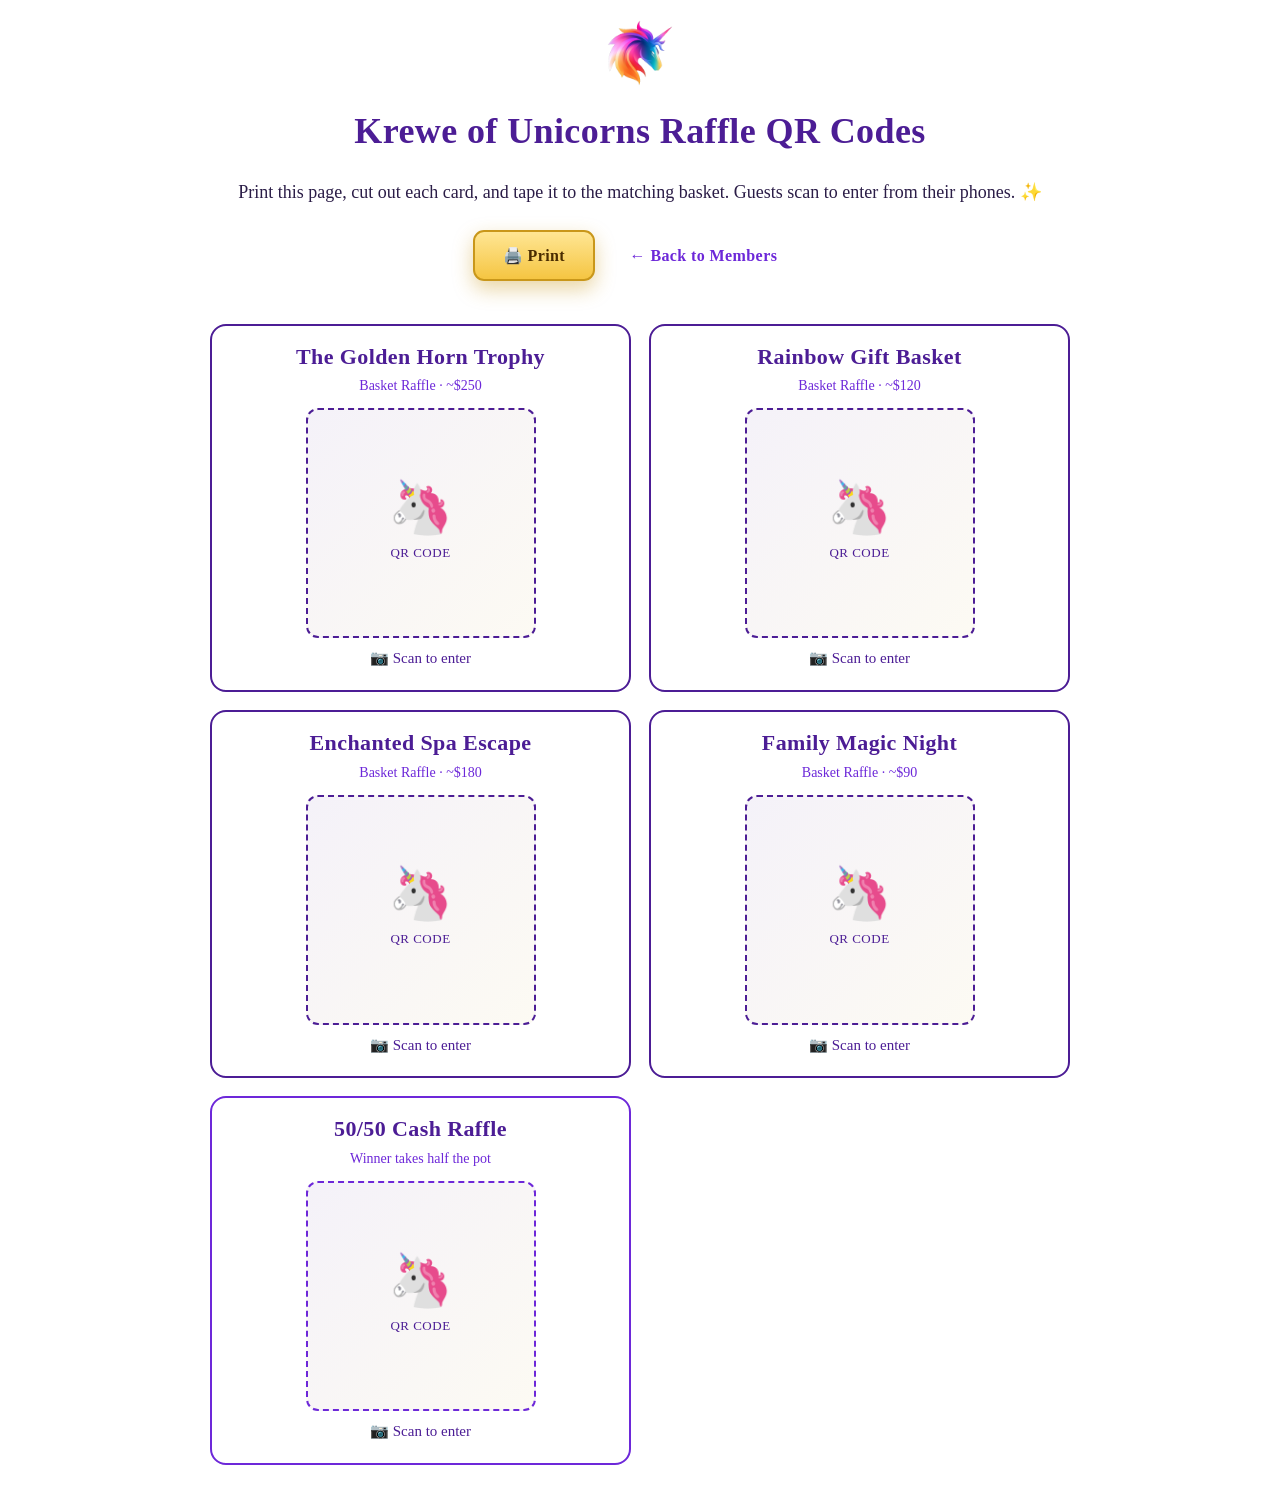
<file: raffle-qr-sheet.html>
<!DOCTYPE html>
<html lang="en">
<head>
<meta charset="UTF-8" />
<meta name="viewport" content="width=device-width, initial-scale=1.0" />
<link rel="icon" type="image/png" href="assets/img/logo-unicorn.png" />
<title>Krewe of Unicorns · Raffle QR Codes</title>
<link rel="stylesheet" href="assets/krewe.css" />
<style>
  body{ background:#fff; }
  .qr-top{ max-width:900px; margin:0 auto; padding:20px; text-align:center; }
  .qr-top .emblem{ width:66px; height:66px; margin:0 auto 6px; display:block; }
  .qr-top h1{ font-family:var(--display); color:var(--green-800); }
  .qr-actions{ margin:10px 0 18px; }
  .qr-grid{ display:grid; grid-template-columns:repeat(2,1fr); gap:18px; max-width:900px; margin:0 auto; padding:0 20px 40px; }
  .qr-card{ border:2px solid var(--green-800); border-radius:16px; padding:18px; text-align:center; break-inside:avoid; }
  .qr-card h2{ font-family:var(--display); color:var(--green-800); font-size:22px; margin:0 0 4px; }
  .qr-card .sub{ color:#6d28d9; font-size:14px; margin:0 0 10px; }
  .qr-ph{ width:230px; height:230px; margin:0 auto; border:2px dashed var(--green-800); border-radius:12px;
    display:flex; flex-direction:column; align-items:center; justify-content:center; gap:8px;
    background:
      linear-gradient(135deg, rgba(76,29,149,.06), rgba(212,175,55,.06)); color:var(--green-800); }
  .qr-ph .qic{ font-size:52px; line-height:1; }
  .qr-ph .qtxt{ font-family:var(--display); font-size:13px; letter-spacing:.5px; }
  .qr-card .scan{ font-family:var(--display); color:var(--green-800); margin-top:8px; font-size:15px; }
  .qr-card.fifty{ border-color:#6d28d9; }
  .qr-card.fifty .qr-ph{ border-color:#6d28d9; }
  @media print{ .qr-actions,.krewe-nav,.krewe-music{ display:none !important; } .qr-card{ box-shadow:none; } }
</style>
</head>
<body>
  <div class="qr-top">
    <img class="emblem" src="assets/img/logo-unicorn.png" alt="Krewe of Unicorns emblem" />
    <h1>Krewe of Unicorns Raffle QR Codes</h1>
    <p>Print this page, cut out each card, and tape it to the matching basket. Guests scan to enter from their phones. ✨</p>
    <div class="qr-actions"><button class="btn btn-primary" onclick="window.print()">🖨️ Print</button> <a class="btn" href="members.html">← Back to Members</a></div>
  </div>
  <div id="qrGrid" class="qr-grid"><p style="text-align:center;grid-column:1/-1;">Loading…</p></div>

  <!-- RAFFLE QR DATA (demo: baked-in, no network; placeholder QR boxes) -->
  <script>
    const E=(s)=>(s??"").toString().replace(/[&<>"']/g,c=>({'&':'&amp;','<':'&lt;','>':'&gt;','"':'&quot;',"'":"&#39;"}[c]));
    const grid=document.getElementById('qrGrid');

    // Baked-in sample raffle (matches raffle.html)
    const BASKETS = [
      { id:"golden-horn",   name:"The Golden Horn Trophy", estimated_value:250 },
      { id:"rainbow-basket",name:"Rainbow Gift Basket",     estimated_value:120 },
      { id:"enchanted-spa", name:"Enchanted Spa Escape",    estimated_value:180 },
      { id:"family-magic",  name:"Family Magic Night",      estimated_value:90  },
    ];
    const POT = { id:"fifty-2027", name:"50/50 Cash Raffle" };

    function card(title, sub, cls){
      const d=document.createElement('div'); d.className='qr-card'+(cls?' '+cls:'');
      d.innerHTML='<h2>'+E(title)+'</h2><div class="sub">'+E(sub)+'</div>'+
        '<div class="qr-ph" role="img" aria-label="Placeholder QR code"><span class="qic">🦄</span><span class="qtxt">QR CODE</span></div>'+
        '<div class="scan">📷 Scan to enter</div>';
      grid.appendChild(d);
    }
    (function(){
      grid.innerHTML='';
      for(const b of BASKETS){ card(b.name, 'Basket Raffle'+(b.estimated_value?' · ~$'+b.estimated_value:''), ''); }
      card(POT.name, 'Winner takes half the pot', 'fifty');
      if(!grid.children.length){ grid.innerHTML='<p style="text-align:center;grid-column:1/-1;">No baskets to show yet.</p>'; }
    })();
  </script>
</body>
</html>
</file>
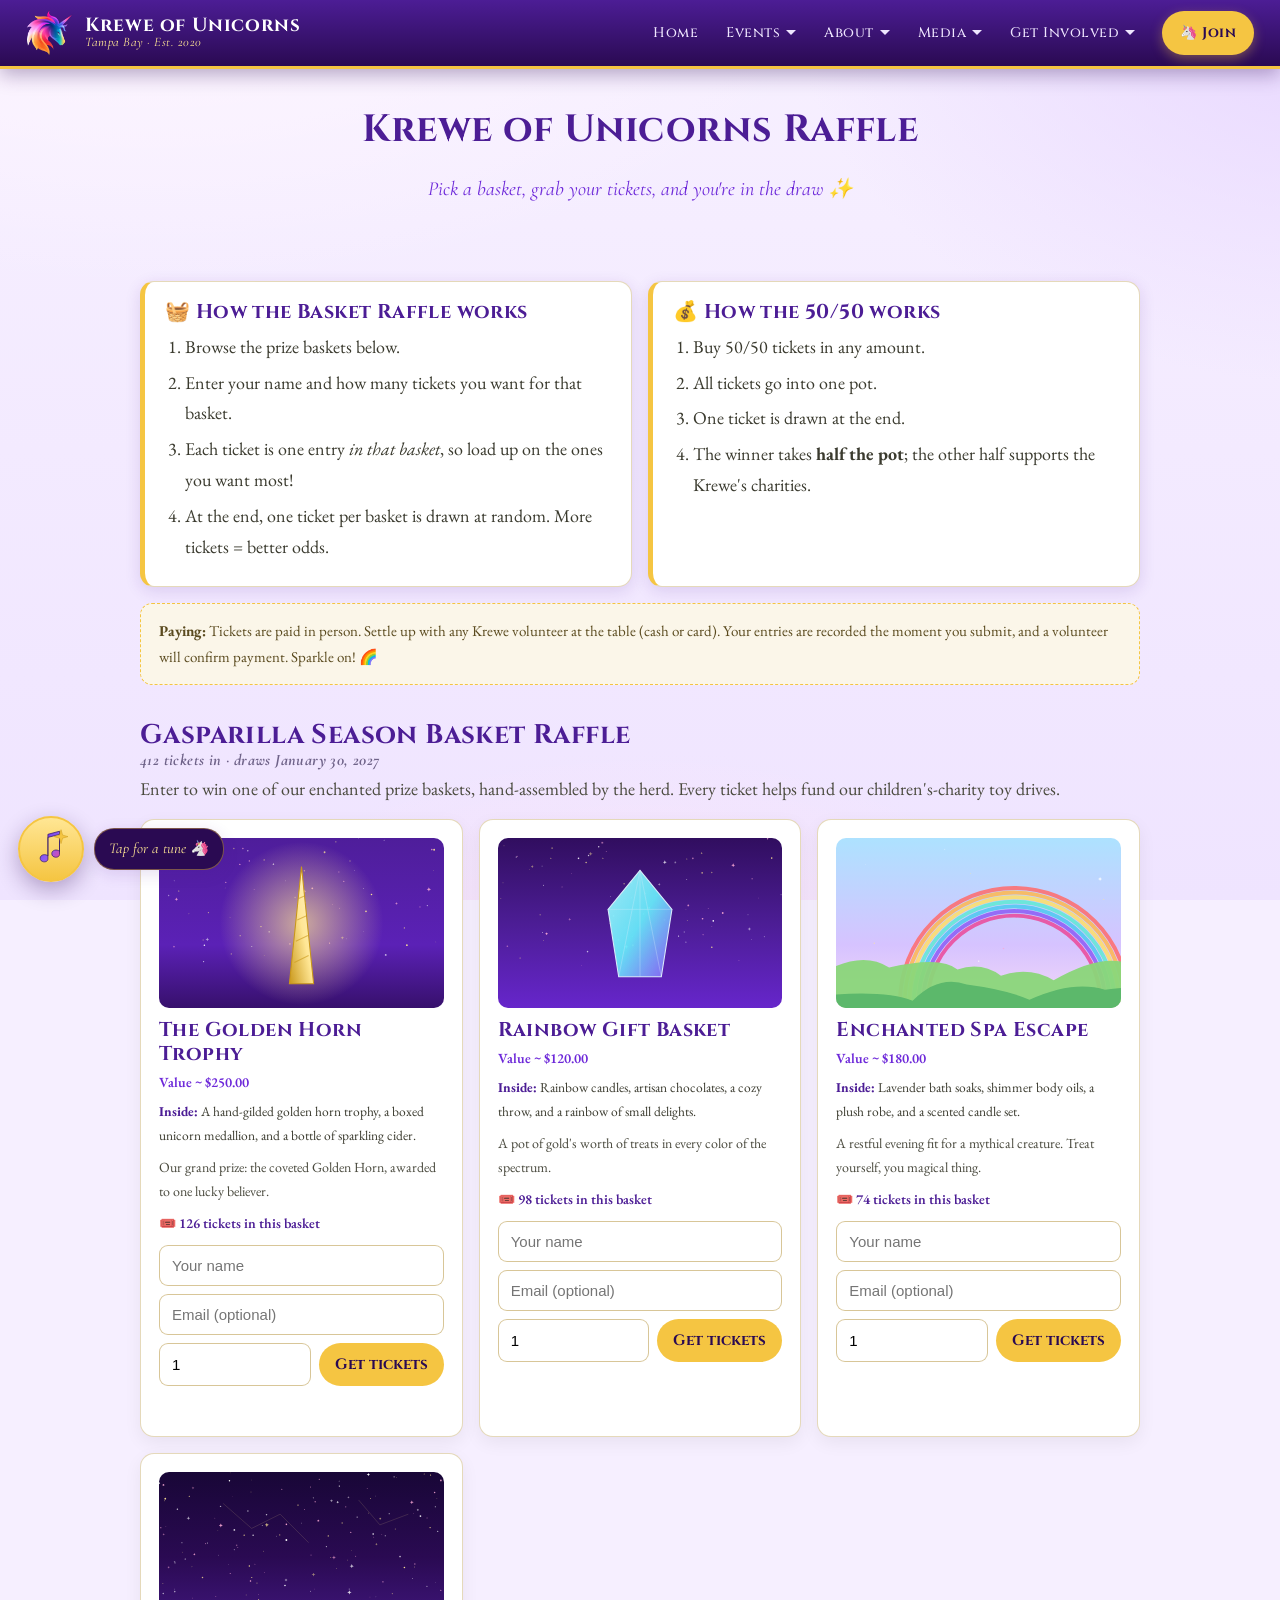
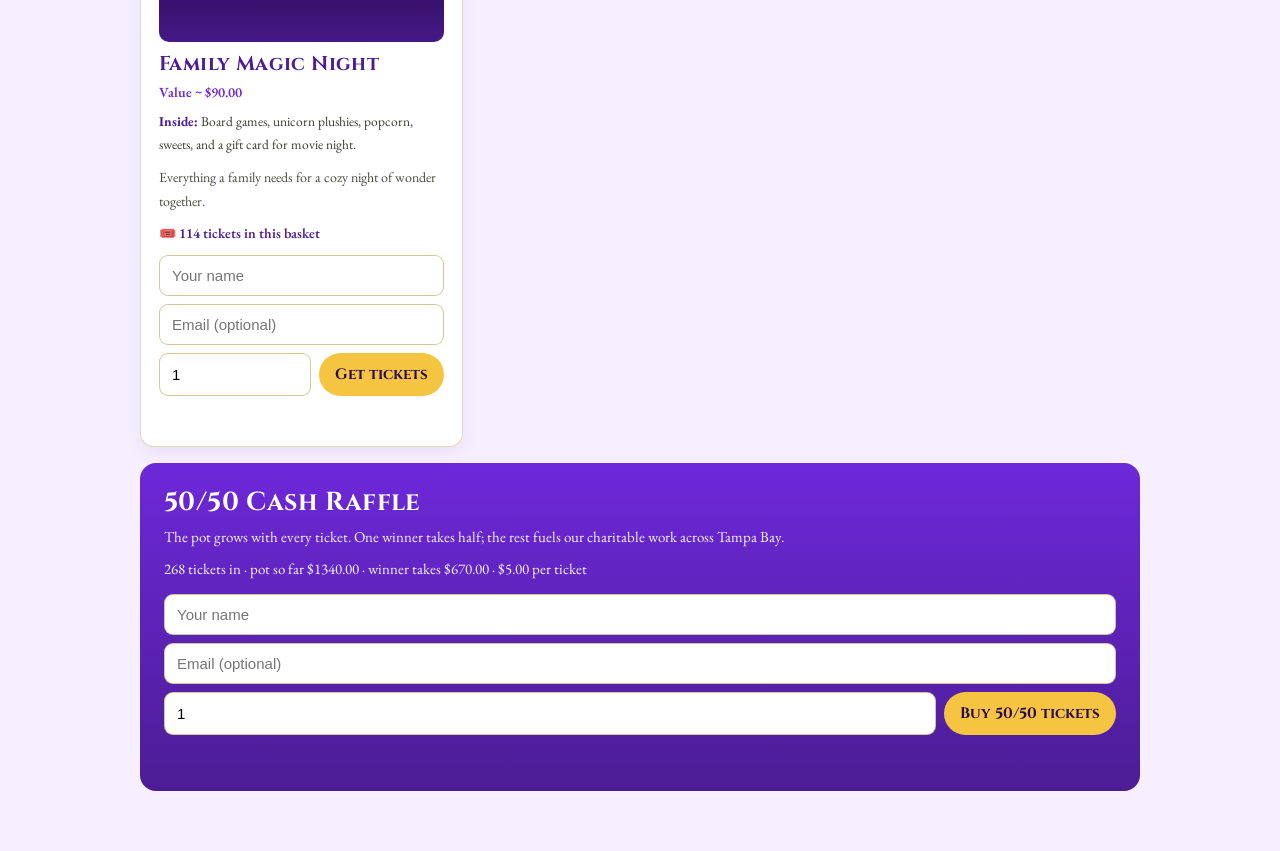
<file: raffle.html>
<!DOCTYPE html>
<html lang="en">
<head>
<meta charset="UTF-8" />
<meta name="viewport" content="width=device-width, initial-scale=1.0" />
<link rel="icon" type="image/png" href="assets/img/logo-unicorn.png" />
<title>Krewe of Unicorns · Raffle</title>
<meta name="description" content="Enter digital raffle tickets for the Krewe of Unicorns prize-basket raffle and 50/50 cash raffle. Scan, pick your basket, and you're entered." />
<link rel="preconnect" href="https://fonts.googleapis.com">
<link rel="preconnect" href="https://fonts.gstatic.com" crossorigin>
<link href="https://fonts.googleapis.com/css2?family=Cinzel:wght@500;600;700&family=Cormorant+Garamond:ital,wght@0,500;0,600;1,500;1,600&family=EB+Garamond:ital@0;1&display=swap" rel="stylesheet">
<link rel="stylesheet" href="assets/krewe.css" />
<style>
  .rf-wrap{ max-width:1040px; margin:0 auto; padding:26px 20px 60px; }
  .rf-hero{ text-align:center; padding:30px 18px 6px; }
  .rf-hero h1{ font-family:var(--display); color:var(--green-800); font-size:38px; margin:.2em 0 .1em; }
  .rf-hero .sub{ font-family:var(--fancy); font-style:italic; color:#6d28d9; font-size:20px; }
  .rf-how{ display:grid; grid-template-columns:1fr 1fr; gap:16px; margin:22px 0 8px; }
  .rf-how .card{ background:#fff; border:1px solid rgba(168,128,28,.3); border-left:5px solid var(--gold); border-radius:14px; padding:18px 20px; box-shadow:var(--shadow-sm,0 4px 14px rgba(0,0,0,.06)); }
  .rf-how h3{ font-family:var(--display); color:var(--green-800); margin:0 0 6px; font-size:20px; }
  .rf-how ol{ margin:8px 0 0; padding-left:20px; } .rf-how li{ margin:5px 0; color:#3a3a2e; }
  .rf-pay{ background:#fbf6e9; border:1px dashed var(--gold); border-radius:12px; padding:14px 18px; margin:16px 0 6px; color:#5a4a1e; font-size:15px; }
  .rf-section-title{ font-family:var(--display); color:var(--green-800); font-size:27px; margin:34px 0 4px; }
  .rf-section-title small{ display:block; font-family:var(--fancy); font-style:italic; color:var(--muted,#6b6b5e); font-size:16px; }
  .basket-grid{ display:grid; grid-template-columns:repeat(auto-fill,minmax(290px,1fr)); gap:16px; margin-top:14px; }
  .basket{ background:#fff; border:1px solid rgba(168,128,28,.3); border-radius:14px; padding:18px; box-shadow:0 6px 18px rgba(0,0,0,.06); transition:box-shadow .15s, border-color .15s; }
  .basket.highlight{ border-color:var(--green-700,#6d28d9); box-shadow:0 0 0 3px rgba(76,29,149,.25),0 10px 24px rgba(0,0,0,.12); }
  .basket h3{ font-family:var(--display); color:var(--green-800); font-size:20px; margin:0 0 4px; }
  .basket .val{ color:#6d28d9; font-weight:600; font-size:14px; }
  .basket .desc{ color:#4a4a3e; font-size:14px; margin:8px 0; }
  .basket .count{ font-size:14px; color:var(--green-800); font-weight:600; margin:6px 0 10px; }
  .buyform{ display:grid; gap:8px; }
  .buyform input{ width:100%; padding:11px 12px; border:1px solid rgba(168,128,28,.45); border-radius:9px; font-size:15px; }
  .qtyrow{ display:flex; gap:8px; }
  .qtyrow input{ flex:1; }
  .btn-rf{ background:var(--gold); color:var(--green-900); border:0; border-radius:999px; padding:11px 16px; font-family:var(--display); font-weight:700; font-size:15px; cursor:pointer; white-space:nowrap; }
  .btn-rf:hover{ filter:brightness(1.05); }
  .fifty{ background:linear-gradient(180deg,#6d28d9,#4c1d95); color:#fff; border-radius:16px; padding:24px; margin-top:16px; }
  .fifty h3{ font-family:var(--display); font-size:26px; margin:0 0 6px; }
  .fifty .pot{ font-size:15px; opacity:.95; }
  .fifty .buyform input{ background:#fff; }
  .won{ background:#f3edff; border:1px solid #6d28d9; color:#4c1d95; border-radius:10px; padding:8px 12px; font-weight:600; font-size:14px; }
  .rf-msg{ font-size:14px; margin-top:6px; min-height:18px; }
  .rf-msg.ok{ color:#4c1d95; } .rf-msg.err{ color:#b3261e; }
  .empty{ color:var(--muted,#6b6b5e); }
  @media (max-width:640px){ .rf-how{ grid-template-columns:1fr; } .rf-hero h1{ font-size:30px; } }
  .basket .photo{ width:100%; height:170px; object-fit:cover; border-radius:10px; margin-bottom:10px; }
  .basket .contents{ font-size:13.5px; color:#3a3a2e; margin:6px 0; }
  .basket .contents b{ color:var(--green-800); }
  .rf-empty-note{ color:var(--muted,#6b6b5e); text-align:center; padding:18px; }
</style>
</head>
<body>
  <!-- NAV -->
  <nav class="krewe-nav" aria-label="Primary">
    <a class="brand" href="index.html">
      <img src="assets/img/logo-unicorn.png" alt="Krewe of Unicorns emblem" />
      <span class="name"><b>Krewe of Unicorns</b><small>Tampa Bay · Est. 2020</small></span>
    </a>
    <button class="nav-toggle" id="kreweNavToggle" aria-label="Open menu" aria-controls="kreweMenu" aria-expanded="false">
      <span class="nav-toggle-bars" aria-hidden="true"><i></i><i></i><i></i></span>
    </button>
    <div class="krewe-menu" id="kreweMenu">
      <ul class="krewe-links">
        <li><a href="index.html" data-nav="index.html">Home</a></li>
        <li class="nav-group">
          <button class="nav-group-btn" aria-haspopup="true" aria-expanded="false">Events <span class="caret"></span></button>
          <ul class="nav-dropdown">
            <li><a href="event-signup.html" data-nav="event-signup.html">Upcoming Events</a></li>
            <li><a href="parades.html" data-nav="parades.html">Parades</a></li>
            <li><a href="enchanted-ball.html" data-nav="enchanted-ball.html">Enchanted Ball</a></li>
          </ul>
        </li>
        <li class="nav-group">
          <button class="nav-group-btn" aria-haspopup="true" aria-expanded="false">About <span class="caret"></span></button>
          <ul class="nav-dropdown">
            <li><a href="learn.html" data-nav="learn.html">Unicorn Lore</a></li>
            <li><a href="krewe-history.html" data-nav="krewe-history.html">Krewe History</a></li>
            <li><a href="poetry.html" data-nav="poetry.html">Krewe Creativity</a></li>
          </ul>
        </li>
        <li class="nav-group">
          <button class="nav-group-btn" aria-haspopup="true" aria-expanded="false">Media <span class="caret"></span></button>
          <ul class="nav-dropdown">
            <li><a href="gallery.html" data-nav="gallery.html">Photo Gallery</a></li>
            <li><a href="videos.html" data-nav="videos.html">Videos</a></li>
            <li><a href="share.html" data-nav="share.html">Share Yours</a></li>
          </ul>
        </li>
        <li class="nav-group">
          <button class="nav-group-btn" aria-haspopup="true" aria-expanded="false">Get Involved <span class="caret"></span></button>
          <ul class="nav-dropdown">
            <li><a href="volunteer.html" data-nav="volunteer.html">Volunteer</a></li>
            <li><a href="store.html" data-nav="store.html">Shop</a></li>
            <li><a href="members.html" data-nav="members.html">Members Area</a></li>
          </ul>
        </li>
      </ul>
      <a class="nav-cta" href="membership-application.html" data-nav="membership-application.html">🦄 Join</a>
    </div>
  </nav>

  <header class="rf-hero">
    <h1 id="rfTitle">Krewe of Unicorns Raffle</h1>
    <p class="sub" id="rfSub">Pick a basket, grab your tickets, and you're in the draw ✨</p>
  </header>

  <div class="rf-wrap">

    <div class="rf-how">
      <div class="card">
        <h3>🧺 How the Basket Raffle works</h3>
        <ol>
          <li>Browse the prize baskets below.</li>
          <li>Enter your name and how many tickets you want for that basket.</li>
          <li>Each ticket is one entry <em>in that basket</em>, so load up on the ones you want most!</li>
          <li>At the end, one ticket per basket is drawn at random. More tickets = better odds.</li>
        </ol>
      </div>
      <div class="card">
        <h3>💰 How the 50/50 works</h3>
        <ol>
          <li>Buy 50/50 tickets in any amount.</li>
          <li>All tickets go into one pot.</li>
          <li>One ticket is drawn at the end.</li>
          <li>The winner takes <b>half the pot</b>; the other half supports the Krewe's charities.</li>
        </ol>
      </div>
    </div>

    <div class="rf-pay" id="rfPay">
      <b>Paying:</b> Tickets are paid in person. Settle up with any Krewe volunteer at the table (cash or card).
      Your entries are recorded the moment you submit, and a volunteer will confirm payment. Sparkle on! 🌈
    </div>

    <div id="raffleRoot"><p class="empty">Loading raffles…</p></div>

  </div>

  <!-- MUSIC PLAYER -->
  <div class="krewe-music" id="krewePlayer">
    <audio id="kreweAudio" src="assets/audio/krewe-theme.wav" loop preload="none"></audio>
    <button id="kreweMusicBtn" aria-label="Play background music" aria-pressed="false" title="Play our krewe tune"><span class="bars"><i></i><i></i><i></i><i></i></span></button>
    <span class="label" id="kreweMusicLabel">Tap for a tune 🦄</span>
  </div>
  <script src="assets/krewe.js" defer></script>

  <!-- RAFFLE DATA (demo: baked-in sample raffles, no network) -->
  <script>
    const E = (s)=> (s??"").toString().replace(/[&<>"']/g,c=>({'&':'&amp;','<':'&lt;','>':'&gt;','"':'&quot;',"'":"&#39;"}[c]));
    const params = new URLSearchParams(location.search);
    const wantBasket = params.get('basket');
    const fmt = (n)=> '$'+Number(n||0).toFixed(2);

    // Sample basket raffle event + baskets
    const BASKET_EVENT = {
      id: "gasparilla-2027",
      name: "Gasparilla Season Basket Raffle",
      basket_tickets: 412,
      event_date: "January 30, 2027",
      description: "Enter to win one of our enchanted prize baskets, hand-assembled by the herd. Every ticket helps fund our children's-charity toy drives.",
    };
    const BASKETS = [
      { id:"golden-horn", name:"The Golden Horn Trophy", estimated_value:250, image_url:"assets/img/scene-horn.svg",
        contents:"A hand-gilded golden horn trophy, a boxed unicorn medallion, and a bottle of sparkling cider.",
        description:"Our grand prize: the coveted Golden Horn, awarded to one lucky believer.", tickets:126, image_alt:"A glowing golden unicorn horn trophy ringed with stars" },
      { id:"rainbow-basket", name:"Rainbow Gift Basket", estimated_value:120, image_url:"assets/img/scene-crystal.svg",
        contents:"Rainbow candles, artisan chocolates, a cozy throw, and a rainbow of small delights.",
        description:"A pot of gold's worth of treats in every color of the spectrum.", tickets:98, image_alt:"A sparkling crystal-and-rainbow gift basket" },
      { id:"enchanted-spa", name:"Enchanted Spa Escape", estimated_value:180, image_url:"assets/img/scene-meadow.svg",
        contents:"Lavender bath soaks, shimmer body oils, a plush robe, and a scented candle set.",
        description:"A restful evening fit for a mythical creature. Treat yourself, you magical thing.", tickets:74, image_alt:"A serene meadow spa scene bathed in twilight" },
      { id:"family-magic", name:"Family Magic Night", estimated_value:90, image_url:"assets/img/scene-stars.svg",
        contents:"Board games, unicorn plushies, popcorn, sweets, and a gift card for movie night.",
        description:"Everything a family needs for a cozy night of wonder together.", tickets:114, image_alt:"A starry night scene for a family game night" },
    ];
    const POT_EVENT = {
      id: "fifty-2027",
      name: "50/50 Cash Raffle",
      description: "The pot grows with every ticket. One winner takes half; the rest fuels our charitable work across Tampa Bay.",
      ticket_price: 5,
      pot_tickets: 268,
      winner_name: null,
    };

    function basketCard(b){
      const won = b.winner_name ? `<div class="won">🏆 Winner: ${E(b.winner_name)}</div>` : `
        <div class="count">🎟️ ${b.tickets||0} ticket${(b.tickets===1)?'':'s'} in this basket</div>
        <form class="buyform" data-basket="${b.id}">
          <input name="name" placeholder="Your name" required maxlength="80" />
          <input name="email" type="email" placeholder="Email (optional)" maxlength="120" />
          <div class="qtyrow"><input name="qty" type="number" min="1" max="200" value="1" required />
            <button class="btn-rf" type="submit">Get tickets</button></div>
          <div class="rf-msg" aria-live="polite"></div>
        </form>`;
      return `<div class="basket${wantBasket===b.id?' highlight':''}" id="b_${b.id}">`+
        (b.image_url?`<img class="photo" src="${E(b.image_url)}" alt="${E(b.image_alt||b.name)}" />`:'')+
        `<h3>${E(b.name)}</h3>`+
        (b.estimated_value?`<div class="val">Value ~ ${fmt(b.estimated_value)}</div>`:'')+
        (b.contents?`<div class="contents"><b>Inside:</b> ${E(b.contents)}</div>`:'')+
        (b.description?`<div class="desc">${E(b.description)}</div>`:'')+ won + `</div>`;
    }

    function load(){
      const root=document.getElementById('raffleRoot');
      let html='';
      const ev = BASKET_EVENT;
      html+=`<h2 class="rf-section-title">${E(ev.name)} <small>${ev.basket_tickets||0} tickets in${ev.event_date?` · draws ${E(ev.event_date)}`:''}</small></h2>`;
      if(ev.description) html+=`<p style="color:#4a4a3e;margin:2px 0 6px;">${E(ev.description)}</p>`;
      html+='<div class="basket-grid">'+ (BASKETS.length?BASKETS.map(basketCard).join(''):'<p class="empty">No baskets added yet.</p>') +'</div>';

      const pe = POT_EVENT;
      if(pe.winner_name){
        html+=`<div class="fifty"><h3>${E(pe.name)}</h3><div class="won">🏆 Winner: ${E(pe.winner_name)}</div></div>`;
      } else {
        const pot=(pe.pot_tickets||0)*Number(pe.ticket_price||0);
        html+=`<div class="fifty"><h3>${E(pe.name)}</h3>
          ${pe.description?`<div class="pot" style="margin-bottom:6px;">${E(pe.description)}</div>`:''}
          <div class="pot">${pe.pot_tickets||0} tickets in · pot so far ${fmt(pot)} · winner takes ${fmt(pot/2)} · ${fmt(pe.ticket_price)} per ticket</div>
          <form class="buyform" data-pot="${pe.id}" style="margin-top:12px;">
            <input name="name" placeholder="Your name" required maxlength="80" />
            <input name="email" type="email" placeholder="Email (optional)" maxlength="120" />
            <div class="qtyrow"><input name="qty" type="number" min="1" max="200" value="1" required />
              <button class="btn-rf" type="submit">Buy 50/50 tickets</button></div>
            <div class="rf-msg" aria-live="polite"></div>
          </form></div>`;
      }
      root.innerHTML=html;
      wireForms();
      if(wantBasket){ const el=document.getElementById('b_'+wantBasket); if(el) el.scrollIntoView({behavior:'smooth',block:'center'}); }
    }

    function wireForms(){
      document.querySelectorAll('form.buyform').forEach(f=>{
        f.addEventListener('submit', (e)=>{
          e.preventDefault();
          const msg=f.querySelector('.rf-msg'); const btn=f.querySelector('button');
          const name=f.name.value.trim(); const qty=parseInt(f.qty.value,10)||1;
          if(!name){ msg.className='rf-msg err'; msg.textContent='Please enter your name.'; return; }
          btn.disabled=true;
          msg.className='rf-msg ok';
          msg.textContent=`✨ Thanks, ${name}! This is a demo site, so your ${qty} ticket${qty===1?'':'s'} weren't actually entered — but on a live Krewe & Kin site you'd be in the draw instantly. Sparkle on! 🦄`;
          f.reset();
          setTimeout(()=>{ btn.disabled=false; }, 400);
        });
      });
    }
    load();
  </script>
</body>
</html>
</file>
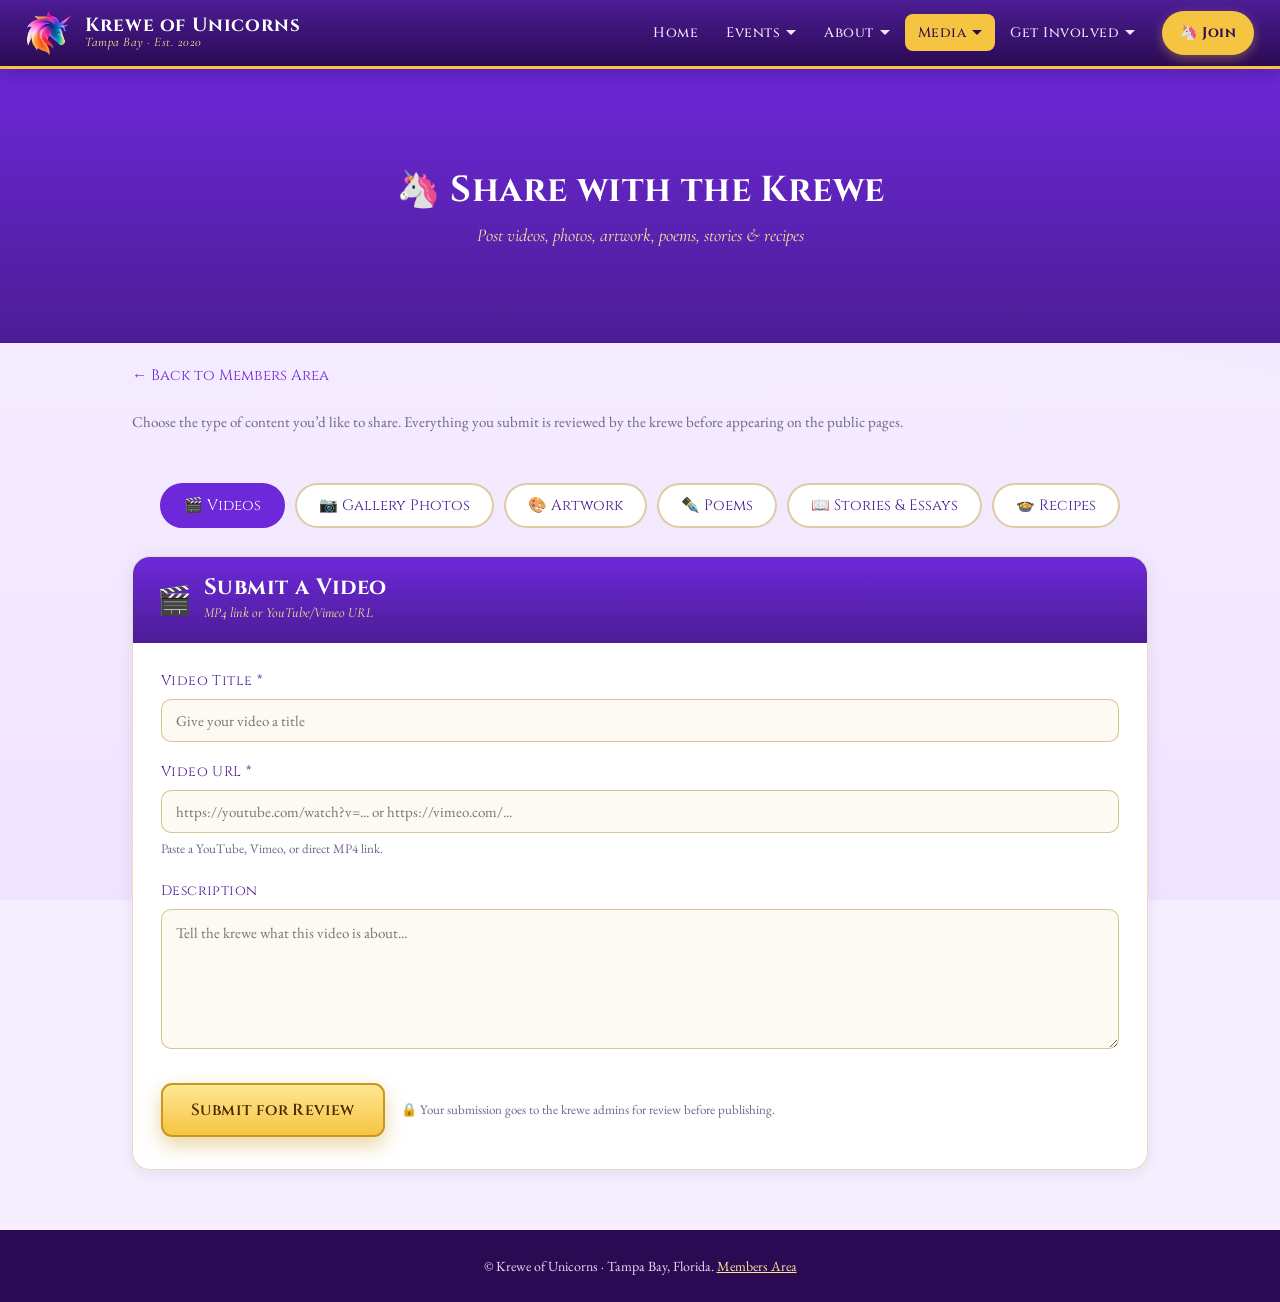
<file: share.html>
<!DOCTYPE html>
<html lang="en">
<head>
<meta charset="UTF-8" />
<meta name="viewport" content="width=device-width, initial-scale=1.0" />
<link rel="icon" type="image/png" href="assets/img/logo-unicorn.png" />
<title>Krewe of Unicorns · Share Content</title>
<meta name="description" content="Share your videos, photos, artwork, poems, stories, and recipes with the Krewe of Unicorns community." />
<meta name="robots" content="noindex" />
<link rel="preconnect" href="https://fonts.googleapis.com">
<link rel="preconnect" href="https://fonts.gstatic.com" crossorigin>
<link href="https://fonts.googleapis.com/css2?family=Cinzel:wght@500;600;700&family=Cormorant+Garamond:ital,wght@0,500;0,600;1,500;1,600&family=EB+Garamond:ital@0;1&display=swap" rel="stylesheet">
<link rel="stylesheet" href="assets/krewe.css" />
<style>
.share-hero{ background:linear-gradient(180deg,var(--green-700),var(--green-800)); color:#fff; padding:36px 0 28px; text-align:center; }
.share-hero h1{ font-family:var(--display); font-size:clamp(22px,4vw,36px); margin:0 0 8px; }
.share-hero p{ font-family:var(--fancy); font-style:italic; color:var(--gold-light); font-size:18px; margin:0; }

.type-tabs{ display:flex; flex-wrap:wrap; gap:10px; justify-content:center; padding:28px 0 0; }
.type-tab{ border:2px solid rgba(168,128,28,.4); background:#fff; color:var(--green-800); border-radius:999px;
  padding:10px 22px; font-family:var(--display); font-size:15px; cursor:pointer; transition:all .18s;
  display:flex; align-items:center; gap:8px; }
.type-tab:hover{ border-color:var(--green-700); background:#f6f0fb; }
.type-tab.active{ background:var(--green-700); color:#fff; border-color:var(--green-700); }

.share-card{ background:#fff; border:1px solid rgba(168,128,28,.28); border-radius:18px;
  box-shadow:0 4px 18px rgba(0,0,0,.08); overflow:hidden; margin-top:28px; }
.share-head{ background:linear-gradient(180deg,var(--green-700),var(--green-800)); color:#fff;
  padding:18px 24px; display:flex; align-items:center; gap:12px; }
.share-head .ic{ font-size:28px; }
.share-head h2{ margin:0; font-family:var(--display); font-size:22px; }
.share-head small{ display:block; font-family:var(--fancy); font-style:italic; color:var(--gold-light); font-size:14px; }
.share-body{ padding:26px 28px 32px; }

.form-group{ margin-bottom:18px; }
.form-group label{ display:block; font-family:var(--display); color:var(--green-800); font-size:14px;
  letter-spacing:.4px; margin-bottom:6px; }
.form-group input, .form-group textarea, .form-group select{
  width:100%; padding:11px 14px; border:1px solid rgba(168,128,28,.45); border-radius:10px;
  font-size:15px; font-family:inherit; background:#fdfaf4; box-sizing:border-box;
  transition:border-color .15s; }
.form-group input:focus, .form-group textarea:focus, .form-group select:focus{
  outline:none; border-color:var(--green-600,#4c1d95); box-shadow:0 0 0 3px rgba(76,29,149,.12); }
.form-group textarea{ resize:vertical; min-height:140px; line-height:1.6; }
.form-group .hint{ font-size:13px; color:var(--muted); margin-top:5px; }

.file-drop{ border:2px dashed rgba(168,128,28,.45); border-radius:12px; padding:32px 20px;
  text-align:center; cursor:pointer; transition:all .18s; background:#fdfaf4; }
.file-drop:hover, .file-drop.drag-over{ border-color:var(--green-700); background:#f3ecfb; }
.file-drop .ic{ font-size:36px; line-height:1; margin-bottom:10px; }
.file-drop p{ margin:0; color:var(--muted); font-size:14px; }
.file-drop strong{ color:var(--green-800); }
.file-drop input[type=file]{ display:none; }
.file-chosen{ font-size:13px; color:var(--green-700); margin-top:8px; font-style:italic; }

.form-row{ display:grid; grid-template-columns:1fr 1fr; gap:16px; }
@media(max-width:600px){ .form-row{ grid-template-columns:1fr; } }

.submit-area{ display:flex; align-items:center; gap:16px; margin-top:24px; flex-wrap:wrap; }
.submit-note{ font-size:13px; color:var(--muted); flex:1; min-width:200px; }

.msg{ margin-top:16px; padding:14px 16px; border-radius:10px; font-size:15px; display:none; }
.msg.success{ background:#f3ecfb; border:1px solid #d3bdf0; color:#4c1d95; display:block; }
.msg.error{ background:#fef0f0; border:1px solid #f5b8b8; color:#a12020; display:block; }

.panel{ display:none; }
.panel.active{ display:block; }

.back-link{ display:inline-flex; align-items:center; gap:6px; color:var(--green-700);
  font-family:var(--display); font-size:15px; text-decoration:none; margin-bottom:20px; }
.back-link:hover{ text-decoration:underline; }
</style>
</head>
<body>

<nav class="krewe-nav" aria-label="Primary">
    <a class="brand" href="index.html">
      <img src="assets/img/logo-unicorn.png" alt="Krewe of Unicorns emblem" />
      <span class="name"><b>Krewe of Unicorns</b><small>Tampa Bay · Est. 2020</small></span>
    </a>
    <button class="nav-toggle" id="kreweNavToggle" aria-label="Open menu" aria-controls="kreweMenu" aria-expanded="false">
      <span class="nav-toggle-bars" aria-hidden="true"><i></i><i></i><i></i></span>
    </button>
    <div class="krewe-menu" id="kreweMenu">
      <ul class="krewe-links">
        <li><a href="index.html" data-nav="index.html">Home</a></li>
        <li class="nav-group">
          <button class="nav-group-btn" aria-haspopup="true" aria-expanded="false">Events <span class="caret"></span></button>
          <ul class="nav-dropdown">
            <li><a href="event-signup.html" data-nav="event-signup.html">Upcoming Events</a></li>
            <li><a href="parades.html" data-nav="parades.html">Parades</a></li>
            <li><a href="enchanted-ball.html" data-nav="enchanted-ball.html">Enchanted Ball</a></li>
          </ul>
        </li>
        <li class="nav-group">
          <button class="nav-group-btn" aria-haspopup="true" aria-expanded="false">About <span class="caret"></span></button>
          <ul class="nav-dropdown">
            <li><a href="learn.html" data-nav="learn.html">Unicorn Lore</a></li>
            <li><a href="krewe-history.html" data-nav="krewe-history.html">Krewe History</a></li>
            <li><a href="poetry.html" data-nav="poetry.html">Krewe Creativity</a></li>
          </ul>
        </li>
        <li class="nav-group">
          <button class="nav-group-btn" aria-haspopup="true" aria-expanded="false">Media <span class="caret"></span></button>
          <ul class="nav-dropdown">
            <li><a href="gallery.html" data-nav="gallery.html">Photo Gallery</a></li>
            <li><a href="videos.html" data-nav="videos.html">Videos</a></li>
            <li><a href="share.html" data-nav="share.html">Share Yours</a></li>
          </ul>
        </li>
        <li class="nav-group">
          <button class="nav-group-btn" aria-haspopup="true" aria-expanded="false">Get Involved <span class="caret"></span></button>
          <ul class="nav-dropdown">
            <li><a href="volunteer.html" data-nav="volunteer.html">Volunteer</a></li>
            <li><a href="store.html" data-nav="store.html">Shop</a></li>
            <li><a href="members.html" data-nav="members.html">Members Area</a></li>
          </ul>
        </li>
      </ul>
      <a class="nav-cta" href="membership-application.html" data-nav="membership-application.html">🦄 Join</a>
    </div>
  </nav>

<main id="mainContent">

  <div class="share-hero">
    <div class="wrap">
      <h1>&#x1F984; Share with the Krewe</h1>
      <p>Post videos, photos, artwork, poems, stories &amp; recipes</p>
    </div>
  </div>

  <div class="wrap" style="padding-top:16px;padding-bottom:60px;">

    <a href="members.html" class="back-link">&#8592; Back to Members Area</a>

    <p style="color:var(--muted);font-size:15px;margin:0 0 20px;">
      Choose the type of content you&rsquo;d like to share. Everything you submit is reviewed by the krewe before appearing on the public pages.
    </p>

    <!-- Type selector tabs -->
    <div class="type-tabs" id="typeTabs">
      <button class="type-tab active" data-panel="video">&#127916; Videos</button>
      <button class="type-tab" data-panel="photo">&#128247; Gallery Photos</button>
      <button class="type-tab" data-panel="art">&#127912; Artwork</button>
      <button class="type-tab" data-panel="poem">&#10002;&#65039; Poems</button>
      <button class="type-tab" data-panel="story">&#128214; Stories &amp; Essays</button>
      <button class="type-tab" data-panel="recipe">&#127858; Recipes</button>
    </div>

    <!-- VIDEO PANEL -->
    <div class="panel active" id="panel-video">
      <div class="share-card">
        <div class="share-head">
          <span class="ic">&#127916;</span>
          <div><h2>Submit a Video</h2><small>MP4 link or YouTube/Vimeo URL</small></div>
        </div>
        <div class="share-body">
          <form id="formVideo" novalidate>
            <div class="form-group">
              <label for="vTitle">Video Title *</label>
              <input id="vTitle" type="text" placeholder="Give your video a title" required />
            </div>
            <div class="form-group">
              <label for="vUrl">Video URL *</label>
              <input id="vUrl" type="url" placeholder="https://youtube.com/watch?v=... or https://vimeo.com/..." required />
              <div class="hint">Paste a YouTube, Vimeo, or direct MP4 link.</div>
            </div>
            <div class="form-group">
              <label for="vDesc">Description</label>
              <textarea id="vDesc" placeholder="Tell the krewe what this video is about..."></textarea>
            </div>
            <div class="submit-area">
              <button type="submit" class="btn btn-primary">Submit for Review</button>
              <span class="submit-note">&#x1f512; Your submission goes to the krewe admins for review before publishing.</span>
            </div>
            <div class="msg" id="msgVideo"></div>
          </form>
        </div>
      </div>
    </div>

    <!-- PHOTO PANEL -->
    <div class="panel" id="panel-photo">
      <div class="share-card">
        <div class="share-head">
          <span class="ic">&#128247;</span>
          <div><h2>Upload Gallery Photos</h2><small>JPG, PNG, WebP · up to 10 MB each</small></div>
        </div>
        <div class="share-body">
          <form id="formPhoto" novalidate>
            <div class="form-group">
              <label for="pTitle">Photo Title / Caption *</label>
              <input id="pTitle" type="text" placeholder="What does this photo show?" required />
            </div>
            <div class="form-group">
              <label>Photo File *</label>
              <div class="file-drop" id="dropPhoto">
                <div class="ic">&#128247;</div>
                <p><strong>Click to choose</strong> or drag &amp; drop your photo here</p>
                <p>JPG, PNG, WebP · max 10 MB</p>
                <input type="file" id="filePhoto" accept="image/jpeg,image/png,image/webp,image/gif" />
              </div>
              <div class="file-chosen" id="filePhotoName"></div>
            </div>
            <div class="form-group">
              <label for="pDesc">Notes (optional)</label>
              <textarea id="pDesc" placeholder="Where was this taken? Any story behind it?"></textarea>
            </div>
            <div class="submit-area">
              <button type="submit" class="btn btn-primary">Submit for Review</button>
              <span class="submit-note">&#x1f512; Photos are reviewed before appearing in the gallery.</span>
            </div>
            <div class="msg" id="msgPhoto"></div>
          </form>
        </div>
      </div>
    </div>

    <!-- ARTWORK PANEL -->
    <div class="panel" id="panel-art">
      <div class="share-card">
        <div class="share-head">
          <span class="ic">&#127912;</span>
          <div><h2>Share Artwork</h2><small>Magical art, illustrations, digital or traditional</small></div>
        </div>
        <div class="share-body">
          <form id="formArt" novalidate>
            <div class="form-group">
              <label for="aTitle">Artwork Title *</label>
              <input id="aTitle" type="text" placeholder="Title of your piece" required />
            </div>
            <div class="form-group">
              <label>Image File *</label>
              <div class="file-drop" id="dropArt">
                <div class="ic">&#127912;</div>
                <p><strong>Click to choose</strong> or drag &amp; drop your artwork here</p>
                <p>JPG, PNG, WebP, GIF · max 15 MB</p>
                <input type="file" id="fileArt" accept="image/jpeg,image/png,image/webp,image/gif" />
              </div>
              <div class="file-chosen" id="fileArtName"></div>
            </div>
            <div class="form-group">
              <label for="aDesc">Artist Statement / Description</label>
              <textarea id="aDesc" placeholder="Tell us about this piece: medium, inspiration, technique..."></textarea>
            </div>
            <div class="submit-area">
              <button type="submit" class="btn btn-primary">Submit for Review</button>
              <span class="submit-note">&#x1f512; Artwork is reviewed before appearing on the Krewe Creativity page.</span>
            </div>
            <div class="msg" id="msgArt"></div>
          </form>
        </div>
      </div>
    </div>

    <!-- POEM PANEL -->
    <div class="panel" id="panel-poem">
      <div class="share-card">
        <div class="share-head">
          <span class="ic">&#10002;&#65039;</span>
          <div><h2>Submit a Poem</h2><small>Original verse, blessings, limericks &amp; ballads</small></div>
        </div>
        <div class="share-body">
          <form id="formPoem" novalidate>
            <div class="form-row">
              <div class="form-group">
                <label for="pmTitle">Poem Title *</label>
                <input id="pmTitle" type="text" placeholder="Title of your poem" required />
              </div>
              <div class="form-group">
                <label for="pmSubtitle">Subtitle / Tagline (optional)</label>
                <input id="pmSubtitle" type="text" placeholder="e.g. A Blessing for Parade Day" />
              </div>
            </div>
            <div class="form-group">
              <label for="pmBody">Your Poem *</label>
              <textarea id="pmBody" style="min-height:220px;font-family:var(--fancy);font-size:16px;line-height:1.8;" placeholder="Write or paste your poem here..." required></textarea>
            </div>
            <div class="submit-area">
              <button type="submit" class="btn btn-primary">Submit for Review</button>
              <span class="submit-note">&#x1f512; Poems are reviewed before appearing on the Krewe Creativity page.</span>
            </div>
            <div class="msg" id="msgPoem"></div>
          </form>
        </div>
      </div>
    </div>

    <!-- STORY / ESSAY PANEL -->
    <div class="panel" id="panel-story">
      <div class="share-card">
        <div class="share-head">
          <span class="ic">&#128214;</span>
          <div><h2>Submit a Story or Essay</h2><small>Short stories, personal essays, krewe memories</small></div>
        </div>
        <div class="share-body">
          <form id="formStory" novalidate>
            <div class="form-row">
              <div class="form-group">
                <label for="stTitle">Title *</label>
                <input id="stTitle" type="text" placeholder="Title of your piece" required />
              </div>
              <div class="form-group">
                <label for="stSubtitle">Subtitle (optional)</label>
                <input id="stSubtitle" type="text" placeholder="e.g. A Memory from Gasparilla" />
              </div>
            </div>
            <div class="form-group">
              <label for="stBody">Your Story or Essay *</label>
              <textarea id="stBody" style="min-height:280px;" placeholder="Write or paste your story here..." required></textarea>
            </div>
            <div class="submit-area">
              <button type="submit" class="btn btn-primary">Submit for Review</button>
              <span class="submit-note">&#x1f512; Stories are reviewed by the krewe before publishing.</span>
            </div>
            <div class="msg" id="msgStory"></div>
          </form>
        </div>
      </div>
    </div>

    <!-- RECIPE PANEL -->
    <div class="panel" id="panel-recipe">
      <div class="share-card">
        <div class="share-head">
          <span class="ic">&#127858;</span>
          <div><h2>Share a Recipe</h2><small>Krewe favorites, party treats &amp; parade snacks</small></div>
        </div>
        <div class="share-body">
          <form id="formRecipe" novalidate>
            <div class="form-row">
              <div class="form-group">
                <label for="rTitle">Recipe Name *</label>
                <input id="rTitle" type="text" placeholder="e.g. Rainbow Sparkle Cupcakes" required />
              </div>
              <div class="form-group">
                <label for="rSubtitle">Subtitle / Occasion (optional)</label>
                <input id="rSubtitle" type="text" placeholder="e.g. Perfect for Parade Day" />
              </div>
            </div>
            <div class="form-group">
              <label for="rIngredients">Ingredients *</label>
              <textarea id="rIngredients" style="min-height:140px;" placeholder="List ingredients, one per line..." required></textarea>
            </div>
            <div class="form-group">
              <label for="rBody">Method / Instructions *</label>
              <textarea id="rBody" style="min-height:180px;" placeholder="Step-by-step instructions..." required></textarea>
            </div>
            <div class="form-group">
              <label>Photo of the Dish (optional)</label>
              <div class="file-drop" id="dropRecipe">
                <div class="ic">&#127860;</div>
                <p><strong>Click to add a photo</strong> of your finished dish</p>
                <p>JPG, PNG · max 10 MB</p>
                <input type="file" id="fileRecipe" accept="image/jpeg,image/png,image/webp" />
              </div>
              <div class="file-chosen" id="fileRecipeName"></div>
            </div>
            <div class="submit-area">
              <button type="submit" class="btn btn-primary">Submit for Review</button>
              <span class="submit-note">&#x1f512; Recipes are reviewed before publishing to the krewe.</span>
            </div>
            <div class="msg" id="msgRecipe"></div>
          </form>
        </div>
      </div>
    </div>

  </div><!-- /wrap -->
</main>

<footer class="site-footer" style="background:var(--green-900);color:#e6d9f7;text-align:center;padding:24px;font-size:14px;margin-top:0;">
  <p style="margin:0;">&copy; Krewe of Unicorns · Tampa Bay, Florida. <a href="members.html" style="color:var(--gold-light);">Members Area</a></p>
</footer>

<script>
// ---- Demo-only share page: no network, nothing is actually submitted ----
const DEMO_MSG = "✨ Thanks! This is a demo site, so nothing was actually submitted — but on a live Krewe & Kin site this would be saved instantly.";

// ---- Tab switching ----
document.getElementById('typeTabs').addEventListener('click', (e) => {
  const btn = e.target.closest('.type-tab');
  if (!btn) return;
  document.querySelectorAll('.type-tab').forEach(b => b.classList.remove('active'));
  document.querySelectorAll('.panel').forEach(p => p.classList.remove('active'));
  btn.classList.add('active');
  const panelId = 'panel-' + btn.dataset.panel;
  const panel = document.getElementById(panelId);
  if (panel) panel.classList.add('active');
});

// Open correct tab from URL parameter e.g. share.html?type=poem
const urlType = new URLSearchParams(location.search).get('type');
if (urlType) {
  const tabBtn = document.querySelector('[data-panel="' + urlType + '"]');
  if (tabBtn) tabBtn.click();
}

// ---- File drop helpers ----
function setupFileDrop(dropId, inputId, nameId) {
  const drop = document.getElementById(dropId);
  const input = document.getElementById(inputId);
  const nameEl = document.getElementById(nameId);
  if (!drop || !input) return;
  drop.addEventListener('click', () => input.click());
  input.addEventListener('change', () => {
    const f = input.files[0];
    nameEl.textContent = f ? f.name + ' (' + (f.size/1024/1024).toFixed(2) + ' MB)' : '';
  });
  drop.addEventListener('dragover', e => { e.preventDefault(); drop.classList.add('drag-over'); });
  drop.addEventListener('dragleave', () => drop.classList.remove('drag-over'));
  drop.addEventListener('drop', e => {
    e.preventDefault(); drop.classList.remove('drag-over');
    if (e.dataTransfer.files[0]) {
      const dt = new DataTransfer();
      dt.items.add(e.dataTransfer.files[0]);
      input.files = dt.files;
      nameEl.textContent = e.dataTransfer.files[0].name;
    }
  });
}

setupFileDrop('dropPhoto', 'filePhoto', 'filePhotoName');
setupFileDrop('dropArt',   'fileArt',   'fileArtName');
setupFileDrop('dropRecipe','fileRecipe','fileRecipeName');

function showMsg(id, type, text) {
  const el = document.getElementById(id);
  if (!el) return;
  el.className = 'msg ' + type;
  el.textContent = text;
  el.scrollIntoView({ behavior: 'smooth', block: 'nearest' });
}

// ---- Demo submit: show friendly confirmation, reset the form ----
function demoSubmit(formId, msgId, nameId) {
  const form = document.getElementById(formId);
  if (!form) return;
  form.addEventListener('submit', (e) => {
    e.preventDefault();
    showMsg(msgId, 'success', DEMO_MSG);
    form.reset();
    if (nameId) { const n = document.getElementById(nameId); if (n) n.textContent = ''; }
  });
}

demoSubmit('formVideo',  'msgVideo');
demoSubmit('formPhoto',  'msgPhoto',  'filePhotoName');
demoSubmit('formArt',    'msgArt',    'fileArtName');
demoSubmit('formPoem',   'msgPoem');
demoSubmit('formStory',  'msgStory');
demoSubmit('formRecipe', 'msgRecipe', 'fileRecipeName');
</script>
  <script src="assets/krewe.js" defer></script>
</body>
</html>
</file>
<file: assets/krewe.css>
/* ============================================================
   Krewe of Unicorns: shared artistic theme
   Magic & myth: iridescent violets, rainbow, gold sparkle,
   starlight parchment, and celestial flourishes.

   NOTE: CSS variable names and class names are intentionally kept
   the same as a traditional krewe build so every page's markup
   drops straight in. Only the *values* and motifs are enchanted.
   ============================================================ */

:root{
  /* violets (named "green" so inline var(--green-*) keeps working) */
  --green-900:#2a0a52;
  --green-800:#4c1d95;
  --green-700:#6d28d9;
  --green-600:#8b5cf6;
  --green-50:#f2e9ff;
  /* gold sparkle (the unicorn's horn) */
  --gold:#f5c542;
  --gold-light:#ffe694;
  --gold-deep:#c9971a;
  /* rainbow accents */
  --pink:#ec4899;
  --pink-light:#f9a8d4;
  --teal:#22d3ee;
  --mint:#5eead4;
  /* starlight parchment / neutrals */
  --cream:#f6efff;
  --cream-2:#ece0ff;
  --paper:#fdfaff;
  --ink:#2b1d47;
  --muted:#6f6389;
  --error:#b91c1c;
  /* fonts */
  --display:"Cinzel", Georgia, "Times New Roman", serif;
  --fancy:"Cormorant Garamond", Georgia, serif;
  --body:"EB Garamond", Georgia, "Times New Roman", serif;
  --radius:14px;
  --shadow:0 10px 30px rgba(76,29,149,.18);
  --shadow-sm:0 4px 16px rgba(76,29,149,.14);
  /* the signature rainbow, reusable */
  --rainbow:linear-gradient(90deg,#ff6b6b,#ffb84d,#ffe066,#5eead4,#4cc9f0,#8b5cf6,#ec4899);
}

*{ box-sizing:border-box; }

html{ scroll-behavior:smooth; }

body{
  margin:0;
  font-family:var(--body);
  color:var(--ink);
  line-height:1.72;
  font-size:18px;
  background-color:var(--cream);
  background-image:
    radial-gradient(1200px 600px at 12% -8%, #fff7ff 0%, rgba(255,247,255,0) 60%),
    radial-gradient(1000px 700px at 105% 0%, #e7d6ff 0%, rgba(231,214,255,0) 55%),
    radial-gradient(900px 600px at 50% 120%, #ffe3f6 0%, rgba(255,227,246,0) 55%),
    linear-gradient(180deg,#f7f0ff 0%, #efe4ff 100%);
  background-attachment:fixed;
}

a{ color:var(--green-700); }
img{ max-width:100%; display:block; }

/* ---------- Headings ---------- */
h1,h2,h3{ font-family:var(--display); letter-spacing:.4px; line-height:1.2; }
.wordmark{ font-family:var(--display); }

/* ============================================================
   NAVIGATION
   ============================================================ */
.krewe-nav{
  position:sticky; top:0; z-index:50;
  display:flex; align-items:center; justify-content:space-between;
  flex-wrap:wrap; gap:10px;
  padding:10px 26px;
  background:
    linear-gradient(180deg, var(--green-800), var(--green-900));
  border-bottom:3px solid var(--gold);
  box-shadow:0 6px 18px rgba(42,10,82,.32);
}
.krewe-nav .brand{
  display:flex; align-items:center; gap:12px;
  color:#fff; text-decoration:none;
}
.krewe-nav .brand img{ width:42px; height:42px; border-radius:50%;
  border:2px solid var(--gold); box-shadow:0 0 0 2px rgba(245,197,66,.25); }
.krewe-nav .brand .name{ display:flex; flex-direction:column; line-height:1.05; }
.krewe-nav .brand .name b{ font-family:var(--display); font-weight:700; font-size:19px; letter-spacing:.6px; }
.krewe-nav .brand .name small{ font-family:var(--fancy); font-style:italic; font-size:13px; color:var(--gold-light); letter-spacing:.5px; }

.krewe-links{ display:flex; flex-wrap:wrap; align-items:center; }
.krewe-links a{
  color:#efe6ff; text-decoration:none; font-family:var(--display);
  font-size:14px; font-weight:500; letter-spacing:.5px;
  margin-left:6px; padding:8px 12px; border-radius:8px;
  transition:background .15s, color .15s;
}
.krewe-links a:hover{ background:rgba(245,197,66,.16); color:#fff; }
.krewe-links a.active{ color:var(--green-900); background:var(--gold); }

/* ============================================================
   STAR DIVIDER  (reusable celestial rule)
   ============================================================ */
.knot-divider{
  display:flex; align-items:center; justify-content:center; gap:18px;
  margin:34px auto; max-width:520px; color:var(--gold-deep);
}
.knot-divider::before,.knot-divider::after{
  content:""; height:2px; flex:1;
  background:linear-gradient(90deg, transparent, var(--gold) 60%, var(--gold-deep));
}
.knot-divider::after{ background:linear-gradient(270deg, transparent, var(--gold) 60%, var(--gold-deep)); }
.knot-divider .knot{
  width:46px; height:46px; flex:0 0 auto;
  background:no-repeat center/contain url("data:image/svg+xml,%3Csvg xmlns='http://www.w3.org/2000/svg' viewBox='0 0 100 100'%3E%3Cg fill='%23c9971a'%3E%3Cpath d='M50 6 L59 39 L92 39 L65 59 L75 92 L50 72 L25 92 L35 59 L8 39 L41 39 Z'/%3E%3C/g%3E%3Cg fill='%23f5c542'%3E%3Cpath d='M50 20 L56 40 L77 40 L60 52 L66 73 L50 60 L34 73 L40 52 L23 40 L44 40 Z'/%3E%3C/g%3E%3C/svg%3E");
  filter:drop-shadow(0 2px 5px rgba(245,197,66,.5));
}

/* ============================================================
   HERO  (homepage)
   ============================================================ */
.hero{
  position:relative; isolation:isolate;
  color:#fff; text-align:center;
  padding:96px 22px 104px;
  border-bottom:5px solid var(--gold);
  overflow:hidden;
}
.hero .hero-bg{
  position:absolute; inset:0; z-index:-2;
  background:center/cover no-repeat;
  transform:scale(1.04);
}
.hero::after{ /* overlay */
  content:""; position:absolute; inset:0; z-index:-1;
  background:
    linear-gradient(180deg, rgba(42,10,82,.58), rgba(76,29,149,.34) 45%, rgba(42,10,82,.80)),
    radial-gradient(900px 420px at 50% 18%, rgba(236,72,153,.14), rgba(42,10,82,.62));
}
.hero .eyebrow{
  font-family:var(--fancy); font-style:italic; font-size:20px;
  letter-spacing:1px; color:var(--gold-light); margin:0 0 6px;
  text-shadow:0 2px 10px rgba(0,0,0,.5);
}
.hero h1{
  font-size:clamp(40px,7vw,72px); margin:4px 0 14px; font-weight:700;
  text-shadow:0 3px 22px rgba(0,0,0,.55); letter-spacing:1px;
}
.hero .lede{
  font-family:var(--fancy); font-size:clamp(19px,2.5vw,24px); font-weight:500;
  max-width:660px; margin:0 auto 30px; color:#f3ecff;
  text-shadow:0 2px 12px rgba(0,0,0,.5);
}
.hero .emblem{
  width:96px; height:96px; margin:0 auto 10px; border-radius:50%;
  border:3px solid var(--gold); box-shadow:0 6px 26px rgba(0,0,0,.5);
  background:#fff;
}

/* buttons */
.btns{ display:flex; gap:16px; justify-content:center; flex-wrap:wrap; }
.btn{
  display:inline-flex; align-items:center; gap:8px;
  padding:14px 28px; border-radius:11px; cursor:pointer;
  font-family:var(--display); font-weight:600; font-size:16px; letter-spacing:.4px;
  text-decoration:none; border:2px solid transparent; transition:transform .12s, background .15s, box-shadow .15s;
}
.btn:hover{ transform:translateY(-2px); }
.btn-primary{ background:linear-gradient(180deg,var(--gold-light),var(--gold)); color:#4a2c00; box-shadow:0 8px 20px rgba(201,151,26,.4); border-color:var(--gold-deep); }
.btn-primary:hover{ background:linear-gradient(180deg,#ffefb0,var(--gold-light)); }
.btn-outline{ background:rgba(255,255,255,.08); color:#fff; border-color:rgba(255,230,148,.8); }
.btn-outline:hover{ background:rgba(255,230,148,.18); border-color:#fff; }
.btn-green{ background:linear-gradient(180deg,var(--green-600),var(--green-800)); color:#fff; box-shadow:var(--shadow-sm); }
.btn-green:hover{ background:linear-gradient(180deg,var(--green-700),var(--green-900)); }

/* ============================================================
   PAGE HEAD (sub pages)
   ============================================================ */
.page-head{
  position:relative; isolation:isolate; color:#fff; text-align:center;
  padding:64px 22px 58px; border-bottom:5px solid var(--gold); overflow:hidden;
}
.page-head .ph-bg{ position:absolute; inset:0; z-index:-2; background:center/cover no-repeat; }
.page-head::after{ content:""; position:absolute; inset:0; z-index:-1;
  background:linear-gradient(180deg, rgba(42,10,82,.68), rgba(76,29,149,.84)); }
.page-head .eyebrow{ font-family:var(--fancy); font-style:italic; color:var(--gold-light); font-size:18px; margin:0 0 4px; letter-spacing:.6px; }
.page-head h1{ font-size:clamp(30px,5vw,46px); margin:0; text-shadow:0 3px 18px rgba(0,0,0,.5); letter-spacing:1px; }
.page-head p.sub{ margin:10px auto 0; max-width:620px; font-family:var(--fancy); font-size:19px; color:#f1e8ff; }

/* ============================================================
   LAYOUT
   ============================================================ */
.wrap{ max-width:1060px; margin:0 auto; padding:64px 22px; }
.wrap.narrow{ max-width:820px; }
.section-title{ text-align:center; }
.section-title h2{ font-size:clamp(28px,4vw,38px); color:var(--green-800); margin:0 0 6px; }
.section-title .sub{ font-family:var(--fancy); font-style:italic; font-size:20px; color:var(--muted); margin:0; }

.band{ position:relative; }
.band-green{ background:linear-gradient(180deg,var(--green-800),var(--green-900)); color:#efe6ff; }
.band-green .section-title h2{ color:#fff; }
.band-green .section-title .sub{ color:var(--gold-light); }
.band-cream{ background:linear-gradient(180deg,#efe2ff,#e6d4ff); }

/* ---------- Feature row (text + image) ---------- */
.feature{ display:grid; grid-template-columns:1fr 1fr; gap:42px; align-items:center; }
.feature.rev .ft-media{ order:2; }
.feature .ft-media img{ width:100%; border-radius:var(--radius); box-shadow:var(--shadow); border:1px solid rgba(201,151,26,.25); }
.feature h2{ color:var(--green-800); font-size:30px; margin:0 0 10px; }
.band-green .feature h2{ color:#fff; }
.feature p{ margin:0 0 14px; }

/* framed image (iridescent gold-to-rainbow frame) */
.framed{ position:relative; padding:14px; background:
   linear-gradient(135deg,var(--gold-light),var(--gold) 35%,var(--pink) 68%,var(--green-600));
   border-radius:18px; box-shadow:var(--shadow); }
.framed img{ border-radius:10px; display:block; width:100%; }

/* ---------- Pillars (about cards) ---------- */
.pillars{ display:grid; grid-template-columns:repeat(3,1fr); gap:24px; }
.pillar{
  background:var(--paper); border-radius:var(--radius); padding:28px 24px;
  border-top:4px solid var(--gold); box-shadow:var(--shadow-sm);
  text-align:center; transition:transform .15s, box-shadow .15s;
}
.pillar:hover{ transform:translateY(-4px); box-shadow:var(--shadow); }
.pillar .ic{ font-size:40px; line-height:1; display:block; margin-bottom:10px; }
.pillar h3{ color:var(--green-800); font-size:21px; margin:0 0 8px; }
.pillar p{ margin:0; color:var(--ink); font-size:16.5px; }

/* ---------- Cards / grids ---------- */
.grid-auto{ display:grid; grid-template-columns:repeat(auto-fill,minmax(270px,1fr)); gap:22px; }
.tile{ background:var(--paper); border-radius:var(--radius); overflow:hidden;
  box-shadow:var(--shadow-sm); border-bottom:4px solid var(--gold);
  transition:transform .15s, box-shadow .15s; }
.tile:hover{ transform:translateY(-4px); box-shadow:var(--shadow); }
.tile a{ display:block; }
.tile img{ width:100%; height:220px; object-fit:cover; background:var(--green-50); }
.tile .cap{ padding:14px 16px; }
.tile .cap h3{ margin:0 0 2px; font-size:18px; color:var(--green-800); font-family:var(--display); }
.tile .cap span{ font-size:14px; color:var(--muted); font-family:var(--fancy); font-style:italic; }

/* event cards */
.event-card{
  background:var(--paper); border-radius:var(--radius); padding:22px 24px;
  border-left:5px solid var(--gold); box-shadow:var(--shadow-sm);
}
.event-card .type{ font-size:12px; text-transform:uppercase; letter-spacing:1px; color:var(--green-700); font-weight:700; font-family:var(--display); }
.event-card h3{ margin:6px 0; color:var(--green-800); font-size:21px; }
.event-card .meta{ color:var(--muted); font-size:15px; margin-bottom:14px; font-family:var(--fancy); font-style:italic; }
.event-card a.rsvp{ font-family:var(--display); font-weight:600; text-decoration:none; color:var(--green-700); }
.event-card a.rsvp:hover{ color:var(--gold-deep); }
.empty{ color:var(--muted); font-style:italic; font-family:var(--fancy); font-size:18px; }

/* ---------- Article / lessons ---------- */
.article{
  background:var(--paper); border-left:5px solid var(--gold); border-radius:12px;
  padding:26px 28px; margin-bottom:26px; box-shadow:var(--shadow-sm);
}
.article .cat{ font-size:12px; text-transform:uppercase; letter-spacing:.8px; color:var(--green-700); font-weight:700; font-family:var(--display); }
.article h2{ margin:4px 0 4px; color:var(--green-800); }
.article .by{ color:var(--muted); font-size:14px; margin-bottom:10px; font-family:var(--fancy); font-style:italic; }
.article img{ width:100%; border-radius:10px; margin:12px 0; }
.article p{ margin:0 0 14px; }

/* ---------- Poems ---------- */
.poem{
  background:var(--paper); border-radius:12px; padding:24px 26px;
  border-left:5px solid var(--gold); box-shadow:var(--shadow-sm);
}
.poem h3{ margin:0 0 10px; color:var(--green-800); font-size:22px; }
.poem .text{ white-space:pre-line; font-family:var(--fancy); font-size:19px; line-height:1.6; }
.poem .by{ margin-top:12px; color:var(--muted); font-style:italic; }

/* ---------- Videos ---------- */
.ratio{ position:relative; width:100%; padding-top:56.25%; background:#000; border-radius:12px 12px 0 0; overflow:hidden; }
.ratio iframe,.ratio video{ position:absolute; inset:0; width:100%; height:100%; border:0; }

/* ============================================================
   FORM CARD  (event signup / membership)
   ============================================================ */
.form-stage{ display:flex; justify-content:center; padding:48px 22px 70px; }
.form-card{
  background:var(--paper); width:100%; max-width:560px; border-radius:18px;
  overflow:hidden; box-shadow:var(--shadow); border-top:6px solid var(--gold);
}
.form-card .fc-head{ position:relative; isolation:isolate; color:#fff; text-align:center; padding:32px 28px 26px; overflow:hidden; }
.form-card .fc-head .fc-bg{ position:absolute; inset:0; z-index:-2; background:center/cover no-repeat; }
.form-card .fc-head::after{ content:""; position:absolute; inset:0; z-index:-1; background:linear-gradient(180deg,rgba(42,10,82,.68),rgba(76,29,149,.9)); }
.form-card .fc-head img.em{ width:62px; height:62px; border-radius:50%; border:2px solid var(--gold); margin:0 auto 8px; background:#fff; }
.form-card .fc-head h1{ margin:4px 0; font-size:24px; }
.form-card .fc-head p{ margin:0; font-family:var(--fancy); font-style:italic; color:var(--gold-light); }
form.krewe-form{ padding:26px 30px 30px; }
.krewe-form label{ display:block; font-family:var(--display); font-weight:500; font-size:14px; margin:16px 0 6px; color:var(--green-800); }
.krewe-form input,.krewe-form select,.krewe-form textarea{
  width:100%; padding:12px 13px; font-size:16px; font-family:var(--body);
  border:1.5px solid #d7cbe8; border-radius:10px; background:#fff; color:var(--ink);
}
.krewe-form textarea{ min-height:96px; resize:vertical; }
.krewe-form input:focus,.krewe-form select:focus,.krewe-form textarea:focus{
  outline:none; border-color:var(--green-600); box-shadow:0 0 0 3px rgba(139,92,246,.22); }
.krewe-form .row{ display:flex; gap:14px; } .krewe-form .row>div{ flex:1; }
.krewe-form .hint{ font-size:13px; color:var(--muted); margin-top:5px; font-family:var(--fancy); font-style:italic; }
.krewe-form button{ margin-top:24px; width:100%; padding:14px; font-size:17px;
  font-family:var(--display); font-weight:600; color:#4a2c00; cursor:pointer;
  background:linear-gradient(180deg,var(--gold-light),var(--gold)); border:2px solid var(--gold-deep); border-radius:11px; transition:transform .12s,background .15s; }
.krewe-form button:hover{ transform:translateY(-2px); background:linear-gradient(180deg,#ffefb0,var(--gold-light)); }
.krewe-form button:disabled{ background:#d9c9a3; cursor:not-allowed; transform:none; }
.msg{ margin-top:18px; padding:14px; border-radius:10px; font-size:15px; display:none; font-family:var(--body); }
.msg.success{ display:block; background:var(--green-50); border:1px solid var(--green-600); color:var(--green-800); }
.msg.waitlist{ display:block; background:#fff7e6; border:1px solid var(--gold); color:#7a5b00; }
.msg.error{ display:block; background:#fdeaea; border:1px solid var(--error); color:var(--error); }
.form-card .fc-foot{ text-align:center; font-size:14px; color:var(--muted); padding:0 28px 24px; font-family:var(--fancy); font-style:italic; }

/* ============================================================
   FOOTER
   ============================================================ */
.krewe-foot{
  background:linear-gradient(180deg,var(--green-800),var(--green-900));
  color:#e9dcff; text-align:center; padding:46px 22px 38px;
  border-top:3px solid var(--gold);
}
.krewe-foot .fimg{ width:64px; height:64px; border-radius:50%; border:2px solid var(--gold); margin:0 auto 12px; background:#fff; }
.krewe-foot .fname{ font-family:var(--display); font-size:22px; color:#fff; letter-spacing:.6px; }
.krewe-foot .flinks{ margin:14px 0 10px; }
.krewe-foot .flinks a{ color:var(--gold-light); text-decoration:none; margin:0 10px; font-family:var(--display); font-size:14px; }
.krewe-foot .flinks a:hover{ color:#fff; text-decoration:underline; }
.krewe-foot .slainte{ font-family:var(--fancy); font-style:italic; font-size:18px; color:var(--gold-light); margin-top:8px; }
.krewe-foot .fine{ opacity:.65; font-size:13px; margin-top:6px; }

/* ============================================================
   MUSIC PLAYER  (floating, paused by default, click to play)
   ============================================================ */
.krewe-music{
  position:fixed; left:18px; bottom:18px; z-index:80;
  display:flex; align-items:center; gap:10px;
}
.krewe-music button{
  width:66px; height:66px; border-radius:50%; cursor:pointer;
  border:2px solid var(--gold); color:#4a2c00;
  background:linear-gradient(180deg,var(--gold-light),var(--gold));
  box-shadow:0 8px 22px rgba(42,10,82,.32);
  display:flex; align-items:center; justify-content:center;
  font-size:22px; transition:transform .15s;
}
.krewe-music button:hover{ transform:scale(1.06); }

/* Note/sparkle icon (injected by krewe.js). */
.krewe-music button .note-icon{ color:#3a1d6e; display:block; }
.krewe-music button .note-spark{ transform-origin:center; }
/* When music is playing, the sparkle twinkles. */
.krewe-music.playing button .note-spark{ animation:twinkle 1.1s ease-in-out infinite; }
.krewe-music.playing button{ box-shadow:0 8px 22px rgba(42,10,82,.32),0 0 0 4px rgba(245,197,66,.4); }
@keyframes twinkle{ 0%,100%{ transform:scale(1); opacity:1; } 50%{ transform:scale(1.3) rotate(20deg); opacity:.6; } }

/* Fallback: if the icon hasn't been injected yet, keep the old bars tidy. */
.krewe-music button .bars{ display:flex; gap:2.5px; align-items:flex-end; height:20px; }
.krewe-music button .bars i{ width:3.5px; background:#3a1d6e; border-radius:2px; height:7px; }
.krewe-music .label{
  background:var(--green-900); color:var(--gold-light);
  font-family:var(--fancy); font-style:italic; font-size:15px;
  padding:7px 14px; border-radius:20px; border:1px solid rgba(245,197,66,.4);
  box-shadow:var(--shadow-sm); white-space:nowrap;
  animation:nudge 2.4s ease-in-out 1s 2;
}
.krewe-music.playing .label{ font-style:normal; font-size:18px; padding:7px 12px; animation:none; }
@keyframes nudge{ 0%,100%{transform:translateX(0);} 50%{transform:translateX(-4px);} }
.craic-def{background:none;border:0;padding:0;margin:0;cursor:pointer;font:inherit;color:var(--gold-light);display:inline-flex;align-items:baseline;gap:.28em;text-decoration:none;transition:color .18s,text-shadow .18s,transform .18s;} .craic-def:hover{color:#fff;transform:translateY(-1px);text-shadow:0 2px 18px rgba(245,197,66,.55);} .craic-def .ic{font-size:.5em;opacity:.7;transition:opacity .18s;} .craic-def:hover .ic{opacity:1;} .craic-def.playing{color:#fff;text-shadow:0 2px 22px rgba(245,197,66,.7);} .craic-def:focus-visible{outline:2px solid var(--gold-light);outline-offset:6px;border-radius:8px;} #failteDefBtn{font-family:"Cormorant Garamond",Georgia,serif;font-style:italic;font-weight:500;font-size:clamp(34px,5vw,56px);line-height:1.1;letter-spacing:.5px;text-shadow:0 2px 24px rgba(0,0,0,.35);}

/* ============================================================
   RESPONSIVE
   ============================================================ */
@media (max-width:860px){
  .feature{ grid-template-columns:1fr; gap:26px; }
  .feature.rev .ft-media{ order:0; }
  .pillars{ grid-template-columns:1fr; }
}
@media (max-width:680px){
  body{ font-size:17px; }
  .krewe-links a{ font-size:13px; padding:7px 9px; margin-left:2px; }
  .krewe-nav .brand .name small{ display:none; }
  .krewe-music .label{ display:none; }
  .wrap{ padding:48px 18px; }
}
@media (prefers-reduced-motion:reduce){
  *{ animation:none !important; scroll-behavior:auto; }
  .btn:hover,.tile:hover,.pillar:hover{ transform:none; }
}

/* ============================================================
   ✦  ENHANCED CELESTIAL ORNAMENTATION & MOTION
   ============================================================ */

/* ---- Banner flourish (decorative star rule) ---- */
.banner-flourish{
  display:block; width:min(440px,86%); height:64px; margin:18px auto 6px;
  background:center/contain no-repeat url("img/star-banner.svg");
  filter:drop-shadow(0 4px 10px rgba(76,29,149,.25));
}
.band-green .banner-flourish{ filter:drop-shadow(0 4px 12px rgba(0,0,0,.45)); }

/* ---- Rainbow interlace border strip ---- */
.weave-rule{
  height:26px; width:100%;
  background:left center/120px 26px repeat-x url("img/star-border.svg");
  opacity:.9; margin:8px 0;
}
.weave-rule.top{ border-top:1px solid rgba(201,151,26,.25); }

/* ---- Star-cornered frame (wraps any image/box) ---- */
.ornate{ position:relative; }
.ornate::before,.ornate::after,
.ornate > .crn{ pointer-events:none; }
.ornate::before,.ornate::after{
  content:""; position:absolute; width:54px; height:54px; z-index:3;
  background:center/contain no-repeat url("img/star-corner.svg");
  filter:drop-shadow(0 2px 4px rgba(0,0,0,.3));
}
.ornate::before{ top:-10px; left:-10px; }
.ornate::after{ bottom:-10px; right:-10px; transform:rotate(180deg); }
.ornate .crn{ position:absolute; width:54px; height:54px; z-index:3;
  background:center/contain no-repeat url("img/star-corner.svg");
  filter:drop-shadow(0 2px 4px rgba(0,0,0,.3)); }
.ornate .crn.tr{ top:-10px; right:-10px; transform:rotate(90deg); }
.ornate .crn.bl{ bottom:-10px; left:-10px; transform:rotate(270deg); }

/* ---- Crest medallion accent ---- */
.crest{ position:relative; width:130px; height:130px; margin:0 auto 14px; display:block; border-radius:50%;
  background:center/contain no-repeat url("img/logo-unicorn.png");
  filter:drop-shadow(0 10px 16px rgba(0,0,0,.35)); }
.crest.lg{ width:166px; height:166px; }
.crest::before{ content:""; position:absolute; inset:-26%; z-index:-1; border-radius:50%;
  background:radial-gradient(circle, rgba(245,197,66,.6) 0%, rgba(236,72,153,.18) 45%, rgba(236,72,153,0) 70%);
  filter:blur(7px); opacity:.5; animation:crestGlow 6.5s ease-in-out infinite; }
@keyframes crestGlow{ 0%,100%{ opacity:.32; transform:scale(.88);} 50%{ opacity:.82; transform:scale(1.14);} }
@keyframes crestFloat{
  0%   { transform:translateY(0) rotate(-2.2deg) scale(1);     filter:drop-shadow(0 10px 16px rgba(0,0,0,.35)); }
  50%  { transform:translateY(-14px) rotate(2.2deg) scale(1.035); filter:drop-shadow(0 24px 26px rgba(0,0,0,.2)); }
  100% { transform:translateY(0) rotate(-2.2deg) scale(1);     filter:drop-shadow(0 10px 16px rgba(0,0,0,.35)); }
}
.crest.float{ animation:crestFloat 6.5s cubic-bezier(.45,0,.55,1) infinite; will-change:transform, filter; }
.crest.float:hover{ animation-duration:3.4s; }
.crest.float:hover::before{ opacity:1; }

/* ---- Slow cinematic drift on large background images ---- */
.hero .hero-bg, .page-head .ph-bg{ animation:kenburns 28s ease-in-out infinite alternate; will-change:transform; }
@keyframes kenburns{ from{ transform:scale(1.03); } to{ transform:scale(1.13); } }

/* ---- Illuminated drop-cap (first letter of a block) ---- */
.dropcap::first-letter{
  font-family:"Cinzel Decorative","Cinzel",serif; float:left;
  font-size:64px; line-height:.78; padding:6px 12px 2px 0;
  color:var(--green-700); text-shadow:0 1px 0 var(--gold-light);
}

/* ---- Gold shimmer sweep on primary buttons ---- */
.btn-primary{ position:relative; overflow:hidden; }
.btn-primary::after{
  content:""; position:absolute; top:0; left:-60%; width:40%; height:100%;
  background:linear-gradient(100deg, transparent, rgba(255,255,255,.55), transparent);
  transform:skewX(-18deg); animation:sheen 4.5s ease-in-out infinite;
}
@keyframes sheen{ 0%{ left:-60%; } 22%,100%{ left:130%; } }

/* ---- Tile image hover zoom ---- */
.tile img{ transition:transform .5s ease; }
.tile:hover img{ transform:scale(1.07); }

/* ---- Captioned overlay tiles (for galleries) ---- */
.tile.glow{ position:relative; }
.tile.glow .cap{
  background:linear-gradient(180deg, var(--paper), #f3eaff);
}
.tile.glow:hover{ box-shadow:0 14px 34px rgba(76,29,149,.28), 0 0 0 2px var(--gold); }

/* ---- Photo mosaic (varied spans) ---- */
.mosaic{ display:grid; grid-template-columns:repeat(4,1fr); grid-auto-rows:170px; gap:14px; }
.mosaic figure{ margin:0; position:relative; border-radius:var(--radius); overflow:hidden;
  box-shadow:var(--shadow-sm); border-bottom:4px solid var(--gold); }
.mosaic figure img{ width:100%; height:100%; object-fit:cover; transition:transform .55s ease; }
.mosaic figure:hover img{ transform:scale(1.08); }
.mosaic figcaption{
  position:absolute; left:0; right:0; bottom:0; padding:22px 14px 10px;
  font-family:var(--display); font-size:15px; color:#fff;
  background:linear-gradient(180deg, transparent, rgba(42,10,82,.82));
  opacity:0; transform:translateY(8px); transition:opacity .3s, transform .3s;
}
.mosaic figcaption small{ display:block; font-family:var(--fancy); font-style:italic;
  font-size:13px; color:var(--gold-light); }
.mosaic figure:hover figcaption{ opacity:1; transform:translateY(0); }
.mosaic .wide{ grid-column:span 2; }
.mosaic .tall{ grid-row:span 2; }
.mosaic .big{ grid-column:span 2; grid-row:span 2; }

/* ---- Photo band (image strip with caption, for text-only pages) ---- */
.photo-band{ position:relative; isolation:isolate; overflow:hidden;
  border-top:4px solid var(--gold); border-bottom:4px solid var(--gold); }
.photo-band .pb-bg{ position:absolute; inset:0; z-index:-2; background:center/cover no-repeat;
  transform:scale(1.05); }
.photo-band::after{ content:""; position:absolute; inset:0; z-index:-1;
  background:linear-gradient(180deg, rgba(42,10,82,.5), rgba(76,29,149,.72)); }
.photo-band .pb-inner{ max-width:760px; margin:0 auto; text-align:center;
  color:#fff; padding:70px 22px; }
.photo-band h2{ color:#fff; font-size:clamp(26px,4vw,38px); margin:0 0 8px;
  text-shadow:0 2px 14px rgba(0,0,0,.5); }
.photo-band p{ font-family:var(--fancy); font-size:20px; color:#f1e8ff; margin:0;
  text-shadow:0 2px 10px rgba(0,0,0,.5); }

/* ---- Scroll-reveal ---- */
.reveal{ opacity:0; transform:translateY(26px); transition:opacity .7s ease, transform .7s ease; }
.reveal.in{ opacity:1; transform:none; }

/* ---- Floating sparkle field (particles injected by JS) ---- */
.shamrock-field{ position:fixed; inset:0; z-index:0; pointer-events:none; overflow:hidden; }
.shamrock-field span{
  position:absolute; top:-40px; font-size:22px; line-height:1; color:var(--green-600);
  opacity:.16; animation:drift linear infinite; will-change:transform;
}
@keyframes drift{
  0%{ transform:translateY(-40px) rotate(0deg); }
  100%{ transform:translateY(108vh) rotate(360deg); }
}
.krewe-nav, .hero, .page-head, .wrap, .band, .form-stage, .krewe-foot,
.photo-band, .weave-rule{ position:relative; z-index:1; }

@media (max-width:860px){
  .mosaic{ grid-template-columns:repeat(2,1fr); grid-auto-rows:150px; }
  .mosaic .big{ grid-column:span 2; grid-row:span 1; }
}
@media (max-width:680px){
  .mosaic{ grid-template-columns:repeat(2,1fr); grid-auto-rows:130px; }
  .ornate::before,.ornate::after,.ornate .crn{ width:38px; height:38px; }
  .crest{ width:96px; height:96px; }
}
@media (prefers-reduced-motion:reduce){
  .btn-primary::after{ animation:none; display:none; }
  .crest.float, .crest::before, .hero .hero-bg, .page-head .ph-bg{ animation:none; }
  .shamrock-field{ display:none; }
  .reveal{ opacity:1; transform:none; transition:none; }
  .tile:hover img,.mosaic figure:hover img{ transform:none; }
}


/* ============================================================
   NAVIGATION: responsive redesign
   Desktop: single-row bar with dropdown menus.
   Mobile (<=980px): hamburger opens a slide-in drawer.
   ============================================================ */
.krewe-nav{
  position:sticky; top:0; z-index:1000;
  display:flex; align-items:center; justify-content:space-between;
  flex-wrap:nowrap; gap:14px; padding:10px 26px;
  background:linear-gradient(180deg,var(--green-800),var(--green-900));
  border-bottom:3px solid var(--gold);
  box-shadow:0 6px 18px rgba(42,10,82,.32);
}
.krewe-nav .brand{ display:flex; align-items:center; gap:12px; color:#fff; text-decoration:none; flex:0 0 auto; }
.krewe-nav .brand img{ width:42px; height:42px; border-radius:50%; border:2px solid var(--gold); box-shadow:0 0 0 2px rgba(245,197,66,.25); }
.krewe-nav .brand .name{ display:flex; flex-direction:column; line-height:1.05; }
.krewe-nav .brand .name b{ font-family:var(--display); font-weight:700; font-size:19px; letter-spacing:.6px; }
.krewe-nav .brand .name small{ font-family:var(--fancy); font-style:italic; font-size:13px; color:var(--gold-light); letter-spacing:.5px; }

.krewe-menu{ display:flex; align-items:center; gap:8px; }
.krewe-links{ display:flex; align-items:center; gap:2px; list-style:none; margin:0; padding:0; }
.krewe-links > li{ position:relative; }
.krewe-links a, .nav-group-btn{
  display:flex; align-items:center; gap:6px;
  color:#efe6ff; font-family:var(--display); font-size:14px; font-weight:500; letter-spacing:.5px;
  padding:9px 13px; border-radius:8px; text-decoration:none;
  background:none; border:0; cursor:pointer; white-space:nowrap; font-kerning:none;
  transition:background .15s, color .15s;
}
.krewe-links a:hover, .nav-group-btn:hover,
.krewe-links a:focus-visible, .nav-group-btn:focus-visible{ background:rgba(245,197,66,.18); color:#fff; outline:none; }
.krewe-links a:focus-visible, .nav-group-btn:focus-visible{ box-shadow:0 0 0 2px var(--gold-light); }
.krewe-links a.active, .nav-group.is-active > .nav-group-btn{ color:var(--green-900); background:var(--gold); }
.caret{ display:inline-block; width:0; height:0; border:5px solid transparent; border-top-color:currentColor; margin-top:4px; transition:transform .2s; }

.nav-dropdown{
  list-style:none; margin:0; padding:8px;
  position:absolute; top:calc(100% + 8px); left:0; min-width:214px;
  background:linear-gradient(180deg,var(--green-800),var(--green-900));
  border:1px solid var(--gold); border-radius:12px;
  box-shadow:0 16px 34px rgba(0,0,0,.34);
  opacity:0; visibility:hidden; transform:translateY(-8px);
  transition:opacity .16s, transform .16s, visibility .16s;
}
.nav-dropdown li{ list-style:none; }
.nav-dropdown a{ display:block; width:100%; font-size:14px; }
.nav-group:hover > .nav-dropdown,
.nav-group:focus-within > .nav-dropdown,
.nav-group.open > .nav-dropdown{ opacity:1; visibility:visible; transform:translateY(0); }
.nav-group:hover > .nav-group-btn .caret,
.nav-group.open > .nav-group-btn .caret{ transform:rotate(180deg); }

.nav-cta{
  display:inline-flex; align-items:center; gap:6px; margin-left:6px;
  padding:10px 18px; border-radius:999px;
  background:var(--gold); color:var(--green-900);
  font-family:var(--display); font-weight:700; font-size:14px; letter-spacing:.5px;
  text-decoration:none; white-space:nowrap;
  box-shadow:0 4px 12px rgba(245,197,66,.35);
  transition:transform .12s, box-shadow .15s, background .15s;
}
.nav-cta:hover{ background:var(--gold-light); transform:translateY(-1px); box-shadow:0 6px 16px rgba(245,197,66,.5); }
.nav-cta:focus-visible{ outline:none; box-shadow:0 0 0 3px #fff; }
.nav-cta.active{ box-shadow:0 0 0 2px #fff; }

.nav-toggle{
  display:none; position:relative; z-index:1002;
  width:46px; height:42px; border:1px solid rgba(245,197,66,.55); border-radius:10px;
  background:rgba(0,0,0,.14); cursor:pointer; align-items:center; justify-content:center;
}
.nav-toggle:focus-visible{ outline:none; box-shadow:0 0 0 3px var(--gold-light); }
.nav-toggle-bars{ position:relative; display:block; width:22px; height:16px; }
.nav-toggle-bars i{ position:absolute; left:0; right:0; height:2.5px; background:var(--gold-light); border-radius:2px; transition:transform .22s, opacity .2s, top .22s; }
.nav-toggle-bars i:nth-child(1){ top:0; }
.nav-toggle-bars i:nth-child(2){ top:6.7px; }
.nav-toggle-bars i:nth-child(3){ top:13.4px; }
.krewe-nav.open .nav-toggle-bars i:nth-child(1){ top:6.7px; transform:rotate(45deg); }
.krewe-nav.open .nav-toggle-bars i:nth-child(2){ opacity:0; }
.krewe-nav.open .nav-toggle-bars i:nth-child(3){ top:6.7px; transform:rotate(-45deg); }

.nav-backdrop{ display:none; }

/* ---------- MOBILE / TABLET ---------- */
@media (max-width:980px){
  .nav-toggle{ display:inline-flex; }
  .krewe-menu{
    position:fixed; top:0; right:0; z-index:1001;
    height:100vh; height:100dvh; width:min(86vw,360px);
    flex-direction:column; align-items:stretch; gap:0;
    padding:84px 18px 28px;
    background:linear-gradient(180deg,var(--green-800),var(--green-900));
    border-left:3px solid var(--gold); box-shadow:-18px 0 40px rgba(0,0,0,.42);
    overflow-y:auto; -webkit-overflow-scrolling:touch;
    transform:translateX(100%); transition:transform .26s ease; visibility:hidden;
  }
  .krewe-nav.open .krewe-menu{ transform:translateX(0); visibility:visible; }
  .krewe-links{ flex-direction:column; align-items:stretch; gap:2px; width:100%; }
  .krewe-links > li{ width:100%; }
  .krewe-links a, .nav-group-btn{ width:100%; font-size:16px; padding:14px 14px; justify-content:space-between; border-radius:10px; }
  .nav-dropdown{
    position:static; opacity:1; visibility:visible; transform:none;
    box-shadow:none; border:0; background:rgba(0,0,0,.20);
    border-radius:10px; margin:2px 0 6px; padding:0 4px;
    max-height:0; overflow:hidden;
    transition:max-height .26s ease, padding .26s ease;
  }
  .nav-group.open > .nav-dropdown{ max-height:360px; padding:6px 4px; }
  .nav-dropdown a{ font-size:15px; padding:12px 14px 12px 22px; }
  .nav-cta{ margin:16px 0 0; justify-content:center; padding:15px; font-size:16px; }
  .nav-backdrop{ display:block; position:fixed; inset:0; z-index:1000;
    background:rgba(20,6,40,.5); opacity:0; visibility:hidden; transition:opacity .22s; }
  .krewe-nav.open .nav-backdrop{ opacity:1; visibility:visible; }
}
body.nav-open{ overflow:hidden; }
@media (max-width:430px){
  .krewe-nav{ padding:10px 16px; }
  .krewe-nav .brand .name small{ display:none; }
  .krewe-nav .brand .name b{ font-size:17px; }
}
@media (prefers-reduced-motion:reduce){
  .krewe-menu, .nav-dropdown, .nav-toggle-bars i, .caret, .nav-cta, .nav-backdrop{ transition:none !important; }
}

/* ============================================================
   BRAND LOGO (rainbow unicorn) — show clean, uncropped, transparent.
   Overrides the earlier circular-medallion emblem styling.
   ============================================================ */
.krewe-nav .brand img{ width:auto; height:46px; border-radius:0; border:0;
  background:none; box-shadow:none; object-fit:contain; }
.hero .emblem{ width:auto; height:122px; border-radius:0; border:0; background:none;
  box-shadow:none; object-fit:contain; filter:drop-shadow(0 6px 18px rgba(0,0,0,.5)); }
.krewe-foot .fimg{ width:auto; height:72px; border-radius:0; border:0; background:none;
  object-fit:contain; filter:drop-shadow(0 4px 12px rgba(0,0,0,.4)); }
.form-card .fc-head img.em{ width:auto; height:76px; border-radius:0; border:0;
  background:none; object-fit:contain; }
.crest{ border-radius:0; }
@media (max-width:430px){ .krewe-nav .brand img{ height:40px; } }
</file>
<file: app/app.css>
/* ============================================================
   Krewe of Unicorns member app: styles
   Mobile-first. Dark "midnight violet" theme by default,
   light "starlight" theme when the member picks it in Me → Settings.
   ============================================================ */

:root{
  --bg:#12042a;
  --bg-2:#1a0638;
  --surface:rgba(255,255,255,.06);
  --surface-2:rgba(255,255,255,.1);
  --surface-solid:#241048;
  --line:rgba(255,255,255,.12);
  --text:#f6efff;
  --text-2:#c9b8ec;
  --text-3:#9a88c2;
  --violet:#8b5cf6;
  --violet-deep:#4c1d95;
  --pink:#ec4899;
  --teal:#22d3ee;
  --gold:#f5c542;
  --gold-light:#ffe694;
  --success:#34d399;
  --danger:#fb7185;
  --rainbow:linear-gradient(90deg,#ff6b6b,#ffb84d,#ffe066,#5eead4,#4cc9f0,#8b5cf6,#ec4899);
  --glow:linear-gradient(135deg,#8b5cf6 0%,#ec4899 100%);
  --display:"Cinzel", Georgia, serif;
  --ui:"Plus Jakarta Sans", system-ui, -apple-system, "Segoe UI", Roboto, sans-serif;
  --radius:20px;
  --radius-sm:14px;
  --shadow:0 12px 36px rgba(0,0,0,.35);
  --tabbar-h:68px;
  --safe-b:env(safe-area-inset-bottom, 0px);
  --safe-t:env(safe-area-inset-top, 0px);
  color-scheme:dark;
}
:root[data-theme="light"]{
  --bg:#f6efff;
  --bg-2:#ffffff;
  --surface:#ffffff;
  --surface-2:#f1e8ff;
  --surface-solid:#ffffff;
  --line:rgba(76,29,149,.14);
  --text:#24133f;
  --text-2:#5b4a7c;
  --text-3:#8a7aa8;
  --shadow:0 10px 30px rgba(76,29,149,.14);
  color-scheme:light;
}

*{ box-sizing:border-box; -webkit-tap-highlight-color:transparent; }
html,body{ margin:0; height:100%; }
body{
  font-family:var(--ui);
  font-size:16px;
  line-height:1.5;
  color:var(--text);
  background:var(--bg);
  background-image:
    radial-gradient(700px 420px at 100% -10%, rgba(236,72,153,.22), transparent 60%),
    radial-gradient(600px 400px at -10% 10%, rgba(139,92,246,.28), transparent 60%);
  background-attachment:fixed;
  overscroll-behavior-y:none;
}
:root[data-theme="light"] body{
  background-image:
    radial-gradient(700px 420px at 100% -10%, rgba(236,72,153,.12), transparent 60%),
    radial-gradient(600px 400px at -10% 10%, rgba(139,92,246,.16), transparent 60%);
}
img{ max-width:100%; display:block; }
button{ font:inherit; color:inherit; }
a{ color:var(--gold); }
[hidden]{ display:none !important; }
:focus-visible{ outline:2px solid var(--gold); outline-offset:2px; border-radius:8px; }
h1,h2,h3{ margin:0; line-height:1.2; }

/* ---------- buttons ---------- */
.btn{
  display:inline-flex; align-items:center; justify-content:center; gap:8px;
  border:0; border-radius:999px; padding:12px 20px; min-height:44px;
  font-weight:700; font-size:15px; cursor:pointer; text-decoration:none;
  transition:transform .12s ease, filter .12s ease, background .2s;
}
.btn:active{ transform:scale(.97); }
.btn-gold{ background:linear-gradient(180deg,#ffe28a,#f5c542 55%,#d9a52a); color:#2a0a52; box-shadow:0 6px 18px rgba(245,197,66,.3); }
.btn-glow{ background:var(--glow); color:#fff; box-shadow:0 6px 20px rgba(236,72,153,.35); }
.btn-ghost{ background:var(--surface-2); color:var(--text); border:1px solid var(--line); }
.btn-ok{ background:rgba(52,211,153,.16); color:var(--success); border:1px solid rgba(52,211,153,.4); }
.btn-sm{ padding:8px 14px; min-height:36px; font-size:13.5px; }
.btn-block{ width:100%; }
.icon-btn{
  position:relative; width:44px; height:44px; border-radius:50%;
  border:1px solid var(--line); background:var(--surface); cursor:pointer;
  display:inline-grid; place-items:center; color:var(--text);
}
.icon-btn.sm{ width:32px; height:32px; font-size:13px; }
.icon-btn svg{ width:22px; height:22px; fill:currentColor; }
.icon-btn .dot{ position:absolute; top:9px; right:10px; width:10px; height:10px; border-radius:50%; background:var(--pink); box-shadow:0 0 0 2px var(--bg); }

/* ---------- login ---------- */
.login{
  min-height:100%; display:grid; place-items:center; padding:28px 18px calc(28px + var(--safe-b));
  background:
    radial-gradient(500px 360px at 50% 18%, rgba(236,72,153,.35), transparent 70%),
    linear-gradient(180deg,#2a0a52 0%,#12042a 100%);
  position:relative; overflow:hidden; color:#f6efff;
}
.login-stars{ position:absolute; inset:0; background-image:
  radial-gradient(2px 2px at 20% 30%, #ffe694, transparent),
  radial-gradient(1.5px 1.5px at 70% 20%, #fff, transparent),
  radial-gradient(2px 2px at 85% 60%, #ffe694, transparent),
  radial-gradient(1.5px 1.5px at 10% 75%, #fff, transparent),
  radial-gradient(2px 2px at 45% 88%, #f9a8d4, transparent),
  radial-gradient(1.5px 1.5px at 60% 45%, #fff, transparent);
  animation:twinkle 4s ease-in-out infinite alternate; }
@keyframes twinkle{ from{ opacity:.45; } to{ opacity:1; } }
.login-card{ position:relative; width:100%; max-width:380px; text-align:center; }
.login-logo{ margin:0 auto 14px; border-radius:28px; box-shadow:0 18px 50px rgba(236,72,153,.4); animation:float 5s ease-in-out infinite; }
@keyframes float{ 0%,100%{ transform:translateY(0); } 50%{ transform:translateY(-8px); } }
.eyebrow{ margin:0; font-size:12px; letter-spacing:.22em; text-transform:uppercase; color:var(--gold-light); font-weight:700; }
.login h1{ font-family:var(--display); font-size:32px; margin:6px 0 6px; letter-spacing:.02em;
  background:linear-gradient(90deg,#ffe694,#fff,#f9a8d4); -webkit-background-clip:text; background-clip:text; color:transparent; }
.login-sub{ color:#c9b8ec; margin:0 0 22px; }
.login-form{ display:grid; gap:12px; text-align:left; }
.login-form label{ display:grid; gap:6px; font-size:13px; font-weight:600; color:#c9b8ec; }
input,textarea,select{
  font:inherit; color:var(--text); background:var(--surface); border:1px solid var(--line);
  border-radius:var(--radius-sm); padding:12px 14px; min-height:46px; width:100%;
}
.login input{ background:rgba(255,255,255,.08); border-color:rgba(255,255,255,.18); color:#fff; }
input::placeholder,textarea::placeholder{ color:var(--text-3); }
.demo-pill{ margin:18px 0 0; font-size:12.5px; color:#c9b8ec; background:rgba(255,255,255,.07); border:1px solid rgba(255,255,255,.14); border-radius:14px; padding:10px 12px; }

/* ---------- app shell ---------- */
.app{ min-height:100%; }
.topbar{
  position:sticky; top:0; z-index:20; display:flex; align-items:center; gap:12px;
  padding:calc(10px + var(--safe-t)) 16px 10px;
  background:var(--bg);
  background:color-mix(in srgb, var(--bg) 82%, transparent);
  backdrop-filter:blur(14px); -webkit-backdrop-filter:blur(14px);
  border-bottom:1px solid var(--line);
}
.topbar::after{ content:""; position:absolute; left:0; right:0; bottom:-1px; height:2px; background:var(--rainbow); opacity:.7; }
.topbar-title{ flex:1; min-width:0; }
.topbar-title small{ display:block; font-size:11px; letter-spacing:.16em; text-transform:uppercase; color:var(--text-3); font-weight:700; }
.topbar-title strong{ display:block; font-family:var(--display); font-size:19px; white-space:nowrap; overflow:hidden; text-overflow:ellipsis; }
.avatar-btn{ border:0; background:none; padding:0; cursor:pointer; border-radius:50%; }
.view{ padding:16px 16px calc(var(--tabbar-h) + 28px + var(--safe-b)); max-width:640px; margin:0 auto; outline:none; }
.view.no-tabbar{ padding-bottom:calc(96px + var(--safe-b)); }
.offline{ background:#7a1f5e; color:#fff; text-align:center; font-size:13px; padding:6px 12px; }
.install-bar{
  display:flex; align-items:center; gap:10px; margin:12px 16px 0; padding:10px 10px 10px 12px;
  border-radius:var(--radius-sm); background:var(--surface-2); border:1px solid var(--line);
  max-width:608px;
}
@media (min-width:640px){ .install-bar{ margin:12px auto 0; } }
.install-bar img{ border-radius:10px; }
.install-bar span{ flex:1; font-size:14px; line-height:1.3; }
.install-bar small{ display:block; color:var(--text-2); font-size:12.5px; }

.tabbar{
  position:fixed; left:0; right:0; bottom:0; z-index:30;
  display:grid; grid-template-columns:repeat(5,1fr);
  padding:6px 6px calc(6px + var(--safe-b));
  background:var(--bg-2);
  background:color-mix(in srgb, var(--bg-2) 88%, transparent);
  backdrop-filter:blur(18px); -webkit-backdrop-filter:blur(18px);
  border-top:1px solid var(--line);
}
.tabbar button{
  position:relative; border:0; background:none; cursor:pointer; color:var(--text-3);
  display:grid; justify-items:center; gap:2px; padding:6px 0; border-radius:14px;
  font-size:11.5px; font-weight:700; letter-spacing:.02em;
}
.tabbar svg{ width:24px; height:24px; fill:currentColor; transition:transform .2s; }
.tabbar button.on{ color:var(--text); }
.tabbar button.on svg{ color:var(--gold); transform:translateY(-1px); }
.tabbar button.on::before{ content:""; position:absolute; top:-7px; width:28px; height:3px; border-radius:3px; background:var(--rainbow); }
.tab-badge{ position:absolute; top:4px; left:calc(50% + 6px); min-width:18px; height:18px; padding:0 5px; border-radius:9px; background:var(--pink); color:#fff; font-size:11px; font-style:normal; display:grid; place-items:center; }
.app.chat-mode .tabbar{ display:none; }

/* ---------- common blocks ---------- */
.section{ margin:22px 0 0; }
.section-head{ display:flex; align-items:baseline; justify-content:space-between; gap:12px; margin:0 0 10px; }
.section-head h2{ font-family:var(--display); font-size:18px; }
.link-btn{ border:0; background:none; color:var(--gold); font-weight:700; font-size:14px; cursor:pointer; padding:6px 0; }
.card{ background:var(--surface); border:1px solid var(--line); border-radius:var(--radius); padding:16px; box-shadow:var(--shadow); }
.muted{ color:var(--text-2); }
.tiny{ font-size:12.5px; color:var(--text-3); }
.chip{ display:inline-flex; align-items:center; gap:6px; padding:6px 12px; border-radius:999px; font-size:13px; font-weight:700;
  background:var(--surface-2); border:1px solid var(--line); color:var(--text); cursor:pointer; white-space:nowrap; }
.chip.on{ background:var(--glow); color:#fff; border-color:transparent; }
.chips{ display:flex; gap:8px; overflow-x:auto; padding-bottom:4px; scrollbar-width:none; }
.chips::-webkit-scrollbar{ display:none; }
.tag{ display:inline-block; padding:3px 9px; border-radius:999px; font-size:11.5px; font-weight:800; letter-spacing:.04em; text-transform:uppercase; }
.tag.violet{ background:rgba(139,92,246,.2); color:#c4b5fd; }
.tag.gold{ background:rgba(245,197,66,.18); color:var(--gold-light); }
.tag.green{ background:rgba(52,211,153,.16); color:var(--success); }
.tag.pink{ background:rgba(236,72,153,.18); color:#f9a8d4; }
:root[data-theme="light"] .tag.violet{ color:#5b21b6; }
:root[data-theme="light"] .tag.gold{ color:#8a6100; }
:root[data-theme="light"] .tag.green{ color:#047857; }
:root[data-theme="light"] .tag.pink{ color:#be185d; }
.seg{ display:grid; grid-auto-flow:column; grid-auto-columns:1fr; background:var(--surface); border:1px solid var(--line); border-radius:999px; padding:4px; gap:4px; }
.seg button{ border:0; background:none; border-radius:999px; padding:9px 10px; font-weight:700; font-size:14px; color:var(--text-2); cursor:pointer; }
.seg button.on{ background:var(--surface-2); color:var(--text); box-shadow:0 2px 10px rgba(0,0,0,.2); }
.empty{ text-align:center; padding:28px 16px; color:var(--text-2); }
.empty .big{ font-size:40px; }

/* avatars: initials on a gradient */
.avatar{ --a:#8b5cf6; --b:#ec4899; width:44px; height:44px; flex:none; border-radius:50%; display:grid; place-items:center;
  font-weight:800; font-size:15px; color:#fff; background:linear-gradient(135deg,var(--a),var(--b)); box-shadow:inset 0 0 0 2px rgba(255,255,255,.25); }
.avatar.sm{ width:38px; height:38px; font-size:13px; }
.avatar.lg{ width:84px; height:84px; font-size:28px; }

/* ---------- home ---------- */
.greet h1{ font-family:var(--display); font-size:24px; }
.greet p{ margin:4px 0 0; color:var(--text-2); }
.hero-count{
  position:relative; overflow:hidden; margin-top:16px; border-radius:24px; min-height:210px;
  padding:18px; color:#fff; display:flex; flex-direction:column; justify-content:flex-end;
  background:#2a0a52 center/cover no-repeat; box-shadow:var(--shadow);
}
.hero-count::before{ content:""; position:absolute; inset:0; background:linear-gradient(180deg,rgba(18,4,42,.05) 0%,rgba(18,4,42,.55) 45%,rgba(18,4,42,.95) 100%); }
.hero-count > *{ position:relative; }
.hero-count .eyebrow{ color:var(--gold-light); }
.hero-count h2{ font-family:var(--display); font-size:21px; margin:4px 0 12px; }
.count{ display:grid; grid-template-columns:repeat(4,1fr); gap:8px; }
.count div{ background:rgba(255,255,255,.12); border:1px solid rgba(255,255,255,.18); border-radius:14px; text-align:center; padding:8px 4px;
  backdrop-filter:blur(6px); -webkit-backdrop-filter:blur(6px); }
.count b{ display:block; font-family:var(--display); font-size:24px; line-height:1.1; font-variant-numeric:tabular-nums; }
.count span{ font-size:11px; letter-spacing:.1em; text-transform:uppercase; color:#e9dcff; }
.quick{ display:grid; grid-template-columns:repeat(4,1fr); gap:10px; margin-top:18px; }
.quick button{ border:0; background:none; cursor:pointer; display:grid; justify-items:center; gap:6px; font-size:12px; font-weight:700; color:var(--text-2); padding:0; }
.quick .qi{ width:58px; height:58px; border-radius:18px; display:grid; place-items:center; font-size:26px;
  background:var(--surface); border:1px solid var(--line); box-shadow:var(--shadow); transition:transform .15s; }
.quick button:active .qi{ transform:scale(.92); }
.next-card{ display:flex; gap:14px; align-items:center; }
.date-block{ flex:none; width:58px; border-radius:16px; overflow:hidden; text-align:center; background:var(--surface-2); border:1px solid var(--line); }
.date-block small{ display:block; background:var(--glow); color:#fff; font-size:11px; font-weight:800; letter-spacing:.1em; padding:3px 0; }
.date-block b{ display:block; font-family:var(--display); font-size:24px; padding:4px 0 6px; }
.next-card .info{ flex:1; min-width:0; }
.next-card h3{ font-size:16px; }
.next-card p{ margin:2px 0 0; font-size:13.5px; color:var(--text-2); }
.post{ padding:0; overflow:hidden; }
.post + .post{ margin-top:12px; }
.post-head{ display:flex; gap:10px; align-items:center; padding:14px 14px 0; }
.post-head b{ display:block; font-size:14.5px; }
.post-head small{ color:var(--text-3); font-size:12.5px; }
.post-body{ padding:10px 14px 12px; }
.post-body h3{ font-size:16px; margin-bottom:4px; }
.post-body p{ margin:0; color:var(--text-2); font-size:14.5px; }
.post img{ width:100%; aspect-ratio:16/9; object-fit:cover; }
.post-foot{ display:flex; gap:8px; padding:10px 14px 14px; }
.react{ border:1px solid var(--line); background:var(--surface-2); border-radius:999px; padding:6px 12px; font-size:13.5px; font-weight:700; cursor:pointer; }
.react.on{ background:rgba(245,197,66,.18); border-color:rgba(245,197,66,.5); color:var(--gold-light); }
:root[data-theme="light"] .react.on{ color:#8a6100; }
.sparkle-card{ display:flex; gap:14px; align-items:center; }
.sparkle-ring{ --p:60; flex:none; width:74px; height:74px; border-radius:50%; display:grid; place-items:center;
  background:conic-gradient(var(--gold) calc(var(--p)*1%), var(--surface-2) 0); }
.sparkle-ring span{ width:58px; height:58px; border-radius:50%; background:var(--surface-solid); display:grid; place-items:center; font-weight:800; font-size:14px; }
.strip{ display:grid; grid-auto-flow:column; grid-auto-columns:42%; gap:10px; overflow-x:auto; scroll-snap-type:x mandatory; padding-bottom:6px; scrollbar-width:none; }
.strip::-webkit-scrollbar{ display:none; }
.strip button{ border:0; padding:0; background:none; cursor:pointer; scroll-snap-align:start; }
.strip img{ width:100%; aspect-ratio:1; object-fit:cover; border-radius:16px; }

/* ---------- events ---------- */
.event-card{ padding:0; overflow:hidden; cursor:pointer; }
.event-card + .event-card{ margin-top:14px; }
.event-img{ position:relative; aspect-ratio:16/8; background:center/cover no-repeat; }
.event-img .tag{ position:absolute; top:12px; left:12px; background:rgba(18,4,42,.7); color:#fff; backdrop-filter:blur(6px); }
.event-img .rsvp-flag{ position:absolute; top:12px; right:12px; }
.event-body{ display:flex; gap:12px; padding:14px; align-items:center; }
.event-body .info{ flex:1; min-width:0; }
.event-body h3{ font-size:16.5px; }
.event-body p{ margin:3px 0 0; font-size:13.5px; color:var(--text-2); }
.detail-hero{ margin:-4px -18px 16px; aspect-ratio:16/9; background:center/cover no-repeat; }
.facts{ display:grid; gap:10px; margin:0 0 16px; }
.fact{ display:flex; gap:12px; align-items:flex-start; }
.fact .fi{ flex:none; width:38px; height:38px; border-radius:12px; display:grid; place-items:center; background:var(--surface-2); font-size:18px; }
.fact b{ display:block; font-size:14.5px; }
.fact small{ color:var(--text-2); font-size:13px; }
.btn-row{ display:flex; gap:10px; flex-wrap:wrap; }
.btn-row .btn{ flex:1 1 auto; }
.shift{ display:flex; gap:10px; align-items:center; justify-content:space-between; padding:12px 0; border-top:1px solid var(--line); }
.shift span{ font-size:14.5px; }
.shift small{ display:block; color:var(--text-3); font-size:12.5px; }
.guests{ display:flex; align-items:center; gap:10px; }
.guests button{ width:36px; height:36px; border-radius:50%; border:1px solid var(--line); background:var(--surface-2); cursor:pointer; font-size:18px; font-weight:700; }
.guests b{ min-width:20px; text-align:center; }

/* ---------- herd: chat + directory ---------- */
.channel{ display:flex; gap:12px; align-items:center; width:100%; text-align:left; cursor:pointer; padding:12px; border-radius:16px; background:var(--surface); border:1px solid var(--line); }
.channel + .channel{ margin-top:10px; }
.channel .ci{ flex:none; width:46px; height:46px; border-radius:14px; display:grid; place-items:center; font-size:22px; background:var(--surface-2); }
.channel .info{ flex:1; min-width:0; }
.channel b{ display:block; font-size:15.5px; }
.channel p{ margin:2px 0 0; font-size:13.5px; color:var(--text-2); white-space:nowrap; overflow:hidden; text-overflow:ellipsis; }
.channel .meta{ text-align:right; font-size:12px; color:var(--text-3); display:grid; gap:4px; justify-items:end; }
.unread{ min-width:22px; height:22px; padding:0 7px; border-radius:11px; background:var(--pink); color:#fff; font-size:12px; font-weight:800; display:grid; place-items:center; }
.search{ position:relative; margin:14px 0 12px; }
.search input{ padding-left:42px; border-radius:999px; }
.search svg{ position:absolute; left:14px; top:50%; width:18px; height:18px; transform:translateY(-50%); fill:var(--text-3); }
.person{ display:flex; gap:12px; align-items:center; width:100%; text-align:left; cursor:pointer; padding:10px 4px; border:0; border-bottom:1px solid var(--line); background:none; }
.person .info{ flex:1; min-width:0; }
.person b{ display:block; font-size:15px; }
.person small{ color:var(--text-2); font-size:13px; }
.chat-head{ display:flex; align-items:center; gap:10px; margin:-4px 0 12px; }
.chat-head b{ display:block; font-size:16px; }
.chat-head small{ color:var(--text-3); font-size:12.5px; }
.msgs{ display:grid; gap:12px; }
.msg{ display:flex; gap:8px; align-items:flex-end; max-width:88%; }
.msg .bubble{ background:var(--surface-2); border:1px solid var(--line); padding:9px 13px; border-radius:18px 18px 18px 6px; font-size:15px; }
.msg .bubble small{ display:block; font-size:12px; font-weight:700; color:var(--gold-light); margin-bottom:2px; }
:root[data-theme="light"] .msg .bubble small{ color:#7c3aed; }
.msg time{ display:block; font-size:11px; color:var(--text-3); margin-top:3px; }
.msg.mine{ margin-left:auto; flex-direction:row-reverse; }
.msg.mine .bubble{ background:var(--glow); color:#fff; border-color:transparent; border-radius:18px 18px 6px 18px; }
.msg.mine time{ text-align:right; }
.typing{ font-size:13px; color:var(--text-3); font-style:italic; min-height:20px; margin-top:8px; }
.composer{
  position:fixed; left:0; right:0; bottom:0; z-index:30; display:flex; gap:8px; align-items:center;
  padding:10px 12px calc(10px + var(--safe-b));
  background:var(--bg-2);
  background:color-mix(in srgb, var(--bg-2) 92%, transparent); backdrop-filter:blur(16px); -webkit-backdrop-filter:blur(16px);
  border-top:1px solid var(--line);
}
.composer input{ border-radius:999px; }
.composer .btn{ flex:none; width:46px; height:46px; padding:0; }
.readonly-note{ position:fixed; left:0; right:0; bottom:0; padding:14px 16px calc(14px + var(--safe-b)); text-align:center; font-size:13.5px; color:var(--text-2); background:var(--bg-2); border-top:1px solid var(--line); }
.profile-top{ text-align:center; margin-bottom:16px; }
.profile-top .avatar{ margin:0 auto 10px; }
.profile-top h3{ font-family:var(--display); font-size:21px; }
.profile-top p{ margin:4px 0 0; color:var(--text-2); }

/* ---------- parade ---------- */
.ready-ring{ --p:0; width:96px; height:96px; flex:none; border-radius:50%; display:grid; place-items:center;
  background:conic-gradient(var(--success) calc(var(--p)*1%), var(--surface-2) 0); transition:background .4s; }
.ready-ring span{ width:78px; height:78px; border-radius:50%; background:var(--surface-solid); display:grid; place-items:center; text-align:center; font-weight:800; font-size:20px; line-height:1.1; }
.ready-ring small{ display:block; font-size:10.5px; letter-spacing:.08em; text-transform:uppercase; color:var(--text-3); font-weight:700; }
.ready-top{ display:flex; gap:16px; align-items:center; }
.check{ display:flex; gap:12px; align-items:flex-start; padding:12px 0; border-top:1px solid var(--line); cursor:pointer; }
.check:first-child{ border-top:0; }
.check input{ position:absolute; opacity:0; width:1px; height:1px; }
.check .box{ flex:none; width:26px; height:26px; border-radius:8px; border:2px solid var(--text-3); display:grid; place-items:center; transition:all .2s; }
.check input:checked + .box{ background:var(--success); border-color:var(--success); }
.check input:checked + .box::after{ content:"✓"; color:#0b2b20; font-weight:900; font-size:15px; }
.check input:focus-visible + .box{ outline:2px solid var(--gold); outline-offset:2px; }
.check b{ display:block; font-size:15px; font-weight:600; }
.check small{ color:var(--text-3); font-size:12.5px; }
.lineup{ display:grid; grid-template-columns:repeat(3,1fr); gap:10px; text-align:center; }
.lineup div{ background:var(--surface-2); border-radius:14px; padding:12px 6px; }
.lineup b{ display:block; font-family:var(--display); font-size:20px; }
.lineup small{ color:var(--text-3); font-size:11.5px; font-weight:700; letter-spacing:.06em; text-transform:uppercase; }
.route{ width:100%; height:auto; border-radius:16px; background:linear-gradient(180deg,#0d3b66,#0a2a4a); }
:root[data-theme="light"] .route{ background:linear-gradient(180deg,#cde8ff,#a7d3f5); }
.tracker-status{ display:flex; align-items:center; gap:8px; margin:10px 0 12px; font-size:14px; color:var(--text-2); }
.live-dot{ width:10px; height:10px; border-radius:50%; background:var(--text-3); }
.live-dot.on{ background:#ef4444; box-shadow:0 0 0 0 rgba(239,68,68,.6); animation:pulse 1.4s infinite; }
@keyframes pulse{ to{ box-shadow:0 0 0 12px rgba(239,68,68,0); } }
.sos{ width:100%; margin-top:12px; background:linear-gradient(180deg,#fb7185,#e11d48); color:#fff; }
.contact{ display:flex; justify-content:space-between; align-items:center; padding:10px 0; border-top:1px solid var(--line); font-size:14.5px; }
.contact:first-of-type{ border-top:0; }

/* ---------- me: member card, dues, badges ---------- */
.member-card{
  position:relative; overflow:hidden; border-radius:24px; padding:20px; color:#fff; min-height:210px;
  background:
    radial-gradient(300px 200px at 110% -10%, rgba(236,72,153,.65), transparent 60%),
    radial-gradient(260px 200px at -10% 120%, rgba(34,211,238,.4), transparent 60%),
    linear-gradient(135deg,#4c1d95,#2a0a52);
  box-shadow:0 20px 50px rgba(76,29,149,.45); cursor:pointer;
}
.member-card::after{ content:""; position:absolute; inset:0; background:linear-gradient(115deg,transparent 30%,rgba(255,255,255,.18) 45%,transparent 60%); transform:translateX(-100%); animation:shine 5s ease-in-out infinite; }
@keyframes shine{ 0%,60%{ transform:translateX(-100%); } 100%{ transform:translateX(100%); } }
.member-card .mc-top{ display:flex; justify-content:space-between; align-items:flex-start; }
.member-card .mc-top img{ width:52px; height:52px; border-radius:14px; }
.member-card .mc-krewe{ font-family:var(--display); font-size:15px; letter-spacing:.04em; }
.member-card .mc-name{ font-family:var(--display); font-size:24px; margin-top:26px; }
.member-card .mc-row{ display:flex; justify-content:space-between; gap:10px; margin-top:8px; font-size:12.5px; color:#e9dcff; }
.member-card .mc-row b{ display:block; color:#fff; font-size:14px; }
.member-card .rainbow-line{ height:4px; border-radius:4px; background:var(--rainbow); margin-top:14px; }
.qr-wrap{ background:#fff; border-radius:20px; padding:16px; width:min(260px,80%); margin:0 auto; }
.qr-wrap svg,.qr-wrap img{ width:100%; height:auto; display:block; }
.stat-grid{ display:grid; grid-template-columns:repeat(3,1fr); gap:10px; }
.stat{ background:var(--surface); border:1px solid var(--line); border-radius:16px; padding:12px 8px; text-align:center; }
.stat b{ display:block; font-family:var(--display); font-size:22px; }
.stat small{ color:var(--text-3); font-size:11.5px; font-weight:700; letter-spacing:.04em; text-transform:uppercase; }
.list-btn{ display:flex; align-items:center; gap:12px; width:100%; padding:14px 4px; border:0; border-bottom:1px solid var(--line); background:none; cursor:pointer; text-align:left; }
.list-btn:last-child{ border-bottom:0; }
.list-btn .li{ flex:none; width:38px; height:38px; border-radius:12px; display:grid; place-items:center; background:var(--surface-2); font-size:18px; }
.list-btn .info{ flex:1; }
.list-btn b{ display:block; font-size:15px; font-weight:600; }
.list-btn small{ color:var(--text-3); font-size:12.5px; }
.list-btn .chev{ color:var(--text-3); font-size:20px; }
.switch{ position:relative; width:50px; height:30px; flex:none; }
.switch input{ opacity:0; width:0; height:0; position:absolute; }
.switch i{ position:absolute; inset:0; border-radius:999px; background:var(--surface-2); border:1px solid var(--line); transition:.2s; }
.switch i::after{ content:""; position:absolute; top:3px; left:3px; width:22px; height:22px; border-radius:50%; background:#fff; transition:.2s; box-shadow:0 2px 6px rgba(0,0,0,.3); }
.switch input:checked + i{ background:var(--success); border-color:var(--success); }
.switch input:checked + i::after{ transform:translateX(20px); }
.switch input:focus-visible + i{ outline:2px solid var(--gold); outline-offset:2px; }
.badges{ display:grid; grid-template-columns:repeat(3,1fr); gap:10px; }
.badge{ text-align:center; padding:12px 6px; border-radius:16px; background:var(--surface); border:1px solid var(--line); }
.badge .bi{ font-size:30px; line-height:1; }
.badge b{ display:block; font-size:12.5px; margin-top:6px; }
.badge small{ display:block; font-size:11px; color:var(--text-3); line-height:1.3; margin-top:2px; }
.badge.locked{ opacity:.45; filter:grayscale(1); }
.lb-row{ display:flex; align-items:center; gap:12px; padding:10px 0; border-top:1px solid var(--line); }
.lb-row:first-child{ border-top:0; }
.lb-row .rank{ width:28px; text-align:center; font-weight:800; font-size:16px; }
.lb-row .info{ flex:1; }
.lb-row.me-row{ background:rgba(245,197,66,.1); border-radius:12px; padding-left:8px; padding-right:8px; }
.dues-box{ text-align:center; padding:6px 0 4px; }
.dues-box .amt{ font-family:var(--display); font-size:44px; line-height:1; margin:6px 0; }
.pay-methods{ display:grid; gap:10px; margin:16px 0; }
.pay-method{ display:flex; align-items:center; gap:12px; padding:12px 14px; border-radius:14px; border:1px solid var(--line); background:var(--surface); cursor:pointer; }
.pay-method input{ width:20px; height:20px; min-height:0; accent-color:var(--violet); }
.hist{ display:flex; justify-content:space-between; padding:10px 0; border-top:1px solid var(--line); font-size:14.5px; }
.about{ text-align:center; margin-top:26px; color:var(--text-3); font-size:12.5px; }
.about img{ width:56px; margin:0 auto 8px; border-radius:16px; }

/* ---------- sheet ---------- */
.sheet-wrap{ position:fixed; inset:0; z-index:50; }
.sheet-backdrop{ position:absolute; inset:0; background:rgba(8,2,20,.6); animation:fade .2s ease; }
.sheet{
  position:absolute; left:0; right:0; bottom:0; max-height:92vh; max-height:92dvh; display:flex; flex-direction:column;
  background:var(--bg-2); border-radius:26px 26px 0 0; border-top:1px solid var(--line);
  box-shadow:0 -20px 60px rgba(0,0,0,.45); animation:up .28s cubic-bezier(.2,.9,.3,1);
  max-width:640px; margin:0 auto;
}
.sheet-grab{ width:44px; height:5px; border-radius:5px; background:var(--line); margin:10px auto 0; }
.sheet-head{ display:flex; align-items:center; gap:10px; padding:10px 18px 8px; }
.sheet-head h2{ flex:1; font-family:var(--display); font-size:19px; }
.sheet-body{ overflow-y:auto; padding:6px 18px calc(24px + var(--safe-b)); overscroll-behavior:contain; }
@keyframes up{ from{ transform:translateY(100%); } to{ transform:none; } }
@keyframes fade{ from{ opacity:0; } }
.notif{ display:flex; gap:12px; align-items:flex-start; width:100%; text-align:left; border:0; background:none; padding:12px 0; border-bottom:1px solid var(--line); cursor:pointer; }
.notif .ni{ flex:none; width:40px; height:40px; border-radius:12px; display:grid; place-items:center; background:var(--surface-2); font-size:19px; }
.notif p{ margin:0; font-size:14.5px; }
.notif small{ color:var(--text-3); font-size:12.5px; }
.notif.unread p{ font-weight:700; }
.photo-full{ border-radius:16px; width:100%; }

/* ---------- toast + confetti ---------- */
.toast{
  position:fixed; left:50%; bottom:calc(var(--tabbar-h) + 20px + var(--safe-b)); z-index:60;
  transform:translate(-50%,20px); opacity:0; pointer-events:none; transition:all .25s ease;
  background:var(--surface-solid); color:var(--text); border:1px solid var(--line); box-shadow:var(--shadow);
  padding:12px 18px; border-radius:999px; font-weight:700; font-size:14.5px; max-width:calc(100% - 32px); text-align:center;
}
.toast.show{ opacity:1; transform:translate(-50%,0); }
.confetti{ position:fixed; inset:0; width:100%; height:100%; pointer-events:none; z-index:70; }

.fade-in{ animation:rise .35s ease both; }
@keyframes rise{ from{ opacity:0; transform:translateY(8px); } to{ opacity:1; transform:none; } }

@media (prefers-reduced-motion:reduce){
  *,*::before,*::after{ animation:none !important; transition:none !important; }
}

/* light theme: gold text is too pale on a light background, use violet */
:root[data-theme="light"] a,
:root[data-theme="light"] .link-btn{ color:#7c3aed; }
</file>
<file: assets/fonts/krewe-fonts.css>
/* Krewe & Kin brand fonts — latin + latin-ext woff2 subsets,
   self-hosted so business-cards.html prints without a network call.
   Barlow Condensed (utility) · Bitter (body) · Fraunces (display) */

@font-face{font-family:'Barlow Condensed';font-style:normal;font-weight:500;font-display:swap;src:url('barlow-condensed-500-normal-latin-ext.woff2') format('woff2');unicode-range:U+0100-02BA, U+02BD-02C5, U+02C7-02CC, U+02CE-02D7, U+02DD-02FF, U+0304, U+0308, U+0329, U+1D00-1DBF, U+1E00-1E9F, U+1EF2-1EFF, U+2020, U+20A0-20AB, U+20AD-20C0, U+2113, U+2C60-2C7F, U+A720-A7FF;}
@font-face{font-family:'Barlow Condensed';font-style:normal;font-weight:500;font-display:swap;src:url('barlow-condensed-500-normal-latin.woff2') format('woff2');unicode-range:U+0000-00FF, U+0131, U+0152-0153, U+02BB-02BC, U+02C6, U+02DA, U+02DC, U+0304, U+0308, U+0329, U+2000-206F, U+20AC, U+2122, U+2191, U+2193, U+2212, U+2215, U+FEFF, U+FFFD;}
@font-face{font-family:'Barlow Condensed';font-style:normal;font-weight:600;font-display:swap;src:url('barlow-condensed-600-normal-latin-ext.woff2') format('woff2');unicode-range:U+0100-02BA, U+02BD-02C5, U+02C7-02CC, U+02CE-02D7, U+02DD-02FF, U+0304, U+0308, U+0329, U+1D00-1DBF, U+1E00-1E9F, U+1EF2-1EFF, U+2020, U+20A0-20AB, U+20AD-20C0, U+2113, U+2C60-2C7F, U+A720-A7FF;}
@font-face{font-family:'Barlow Condensed';font-style:normal;font-weight:600;font-display:swap;src:url('barlow-condensed-600-normal-latin.woff2') format('woff2');unicode-range:U+0000-00FF, U+0131, U+0152-0153, U+02BB-02BC, U+02C6, U+02DA, U+02DC, U+0304, U+0308, U+0329, U+2000-206F, U+20AC, U+2122, U+2191, U+2193, U+2212, U+2215, U+FEFF, U+FFFD;}
@font-face{font-family:'Barlow Condensed';font-style:normal;font-weight:700;font-display:swap;src:url('barlow-condensed-700-normal-latin-ext.woff2') format('woff2');unicode-range:U+0100-02BA, U+02BD-02C5, U+02C7-02CC, U+02CE-02D7, U+02DD-02FF, U+0304, U+0308, U+0329, U+1D00-1DBF, U+1E00-1E9F, U+1EF2-1EFF, U+2020, U+20A0-20AB, U+20AD-20C0, U+2113, U+2C60-2C7F, U+A720-A7FF;}
@font-face{font-family:'Barlow Condensed';font-style:normal;font-weight:700;font-display:swap;src:url('barlow-condensed-700-normal-latin.woff2') format('woff2');unicode-range:U+0000-00FF, U+0131, U+0152-0153, U+02BB-02BC, U+02C6, U+02DA, U+02DC, U+0304, U+0308, U+0329, U+2000-206F, U+20AC, U+2122, U+2191, U+2193, U+2212, U+2215, U+FEFF, U+FFFD;}
@font-face{font-family:'Bitter';font-style:normal;font-weight:400;font-display:swap;src:url('bitter-400-normal-latin-ext.woff2') format('woff2');unicode-range:U+0100-02BA, U+02BD-02C5, U+02C7-02CC, U+02CE-02D7, U+02DD-02FF, U+0304, U+0308, U+0329, U+1D00-1DBF, U+1E00-1E9F, U+1EF2-1EFF, U+2020, U+20A0-20AB, U+20AD-20C0, U+2113, U+2C60-2C7F, U+A720-A7FF;}
@font-face{font-family:'Bitter';font-style:normal;font-weight:400;font-display:swap;src:url('bitter-400-normal-latin.woff2') format('woff2');unicode-range:U+0000-00FF, U+0131, U+0152-0153, U+02BB-02BC, U+02C6, U+02DA, U+02DC, U+0304, U+0308, U+0329, U+2000-206F, U+20AC, U+2122, U+2191, U+2193, U+2212, U+2215, U+FEFF, U+FFFD;}
@font-face{font-family:'Bitter';font-style:normal;font-weight:500;font-display:swap;src:url('bitter-400-normal-latin-ext.woff2') format('woff2');unicode-range:U+0100-02BA, U+02BD-02C5, U+02C7-02CC, U+02CE-02D7, U+02DD-02FF, U+0304, U+0308, U+0329, U+1D00-1DBF, U+1E00-1E9F, U+1EF2-1EFF, U+2020, U+20A0-20AB, U+20AD-20C0, U+2113, U+2C60-2C7F, U+A720-A7FF;}
@font-face{font-family:'Bitter';font-style:normal;font-weight:500;font-display:swap;src:url('bitter-400-normal-latin.woff2') format('woff2');unicode-range:U+0000-00FF, U+0131, U+0152-0153, U+02BB-02BC, U+02C6, U+02DA, U+02DC, U+0304, U+0308, U+0329, U+2000-206F, U+20AC, U+2122, U+2191, U+2193, U+2212, U+2215, U+FEFF, U+FFFD;}
@font-face{font-family:'Bitter';font-style:normal;font-weight:600;font-display:swap;src:url('bitter-400-normal-latin-ext.woff2') format('woff2');unicode-range:U+0100-02BA, U+02BD-02C5, U+02C7-02CC, U+02CE-02D7, U+02DD-02FF, U+0304, U+0308, U+0329, U+1D00-1DBF, U+1E00-1E9F, U+1EF2-1EFF, U+2020, U+20A0-20AB, U+20AD-20C0, U+2113, U+2C60-2C7F, U+A720-A7FF;}
@font-face{font-family:'Bitter';font-style:normal;font-weight:600;font-display:swap;src:url('bitter-400-normal-latin.woff2') format('woff2');unicode-range:U+0000-00FF, U+0131, U+0152-0153, U+02BB-02BC, U+02C6, U+02DA, U+02DC, U+0304, U+0308, U+0329, U+2000-206F, U+20AC, U+2122, U+2191, U+2193, U+2212, U+2215, U+FEFF, U+FFFD;}
@font-face{font-family:'Fraunces';font-style:normal;font-weight:600 900;font-display:swap;src:url('fraunces-600_900-normal-latin-ext.woff2') format('woff2');unicode-range:U+0100-02BA, U+02BD-02C5, U+02C7-02CC, U+02CE-02D7, U+02DD-02FF, U+0304, U+0308, U+0329, U+1D00-1DBF, U+1E00-1E9F, U+1EF2-1EFF, U+2020, U+20A0-20AB, U+20AD-20C0, U+2113, U+2C60-2C7F, U+A720-A7FF;}
@font-face{font-family:'Fraunces';font-style:normal;font-weight:600 900;font-display:swap;src:url('fraunces-600_900-normal-latin.woff2') format('woff2');unicode-range:U+0000-00FF, U+0131, U+0152-0153, U+02BB-02BC, U+02C6, U+02DA, U+02DC, U+0304, U+0308, U+0329, U+2000-206F, U+20AC, U+2122, U+2191, U+2193, U+2212, U+2215, U+FEFF, U+FFFD;}
</file>
